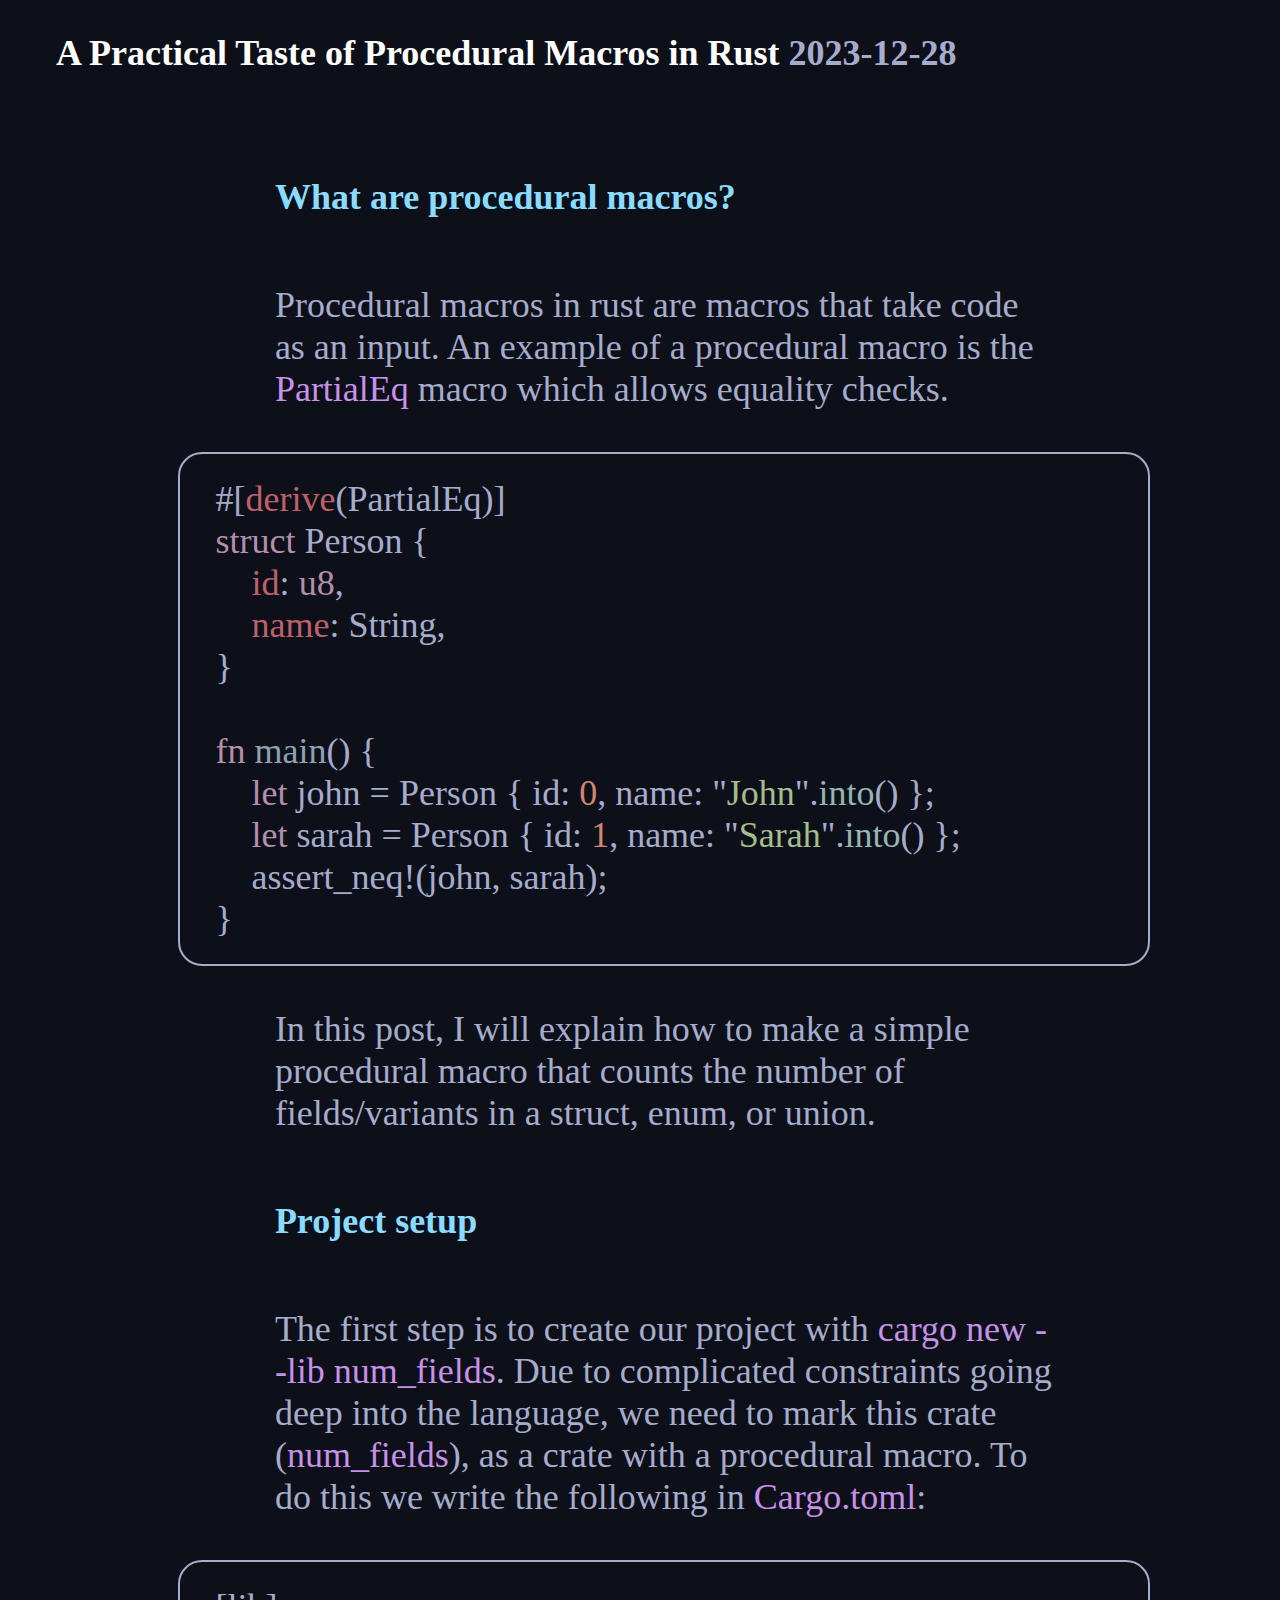
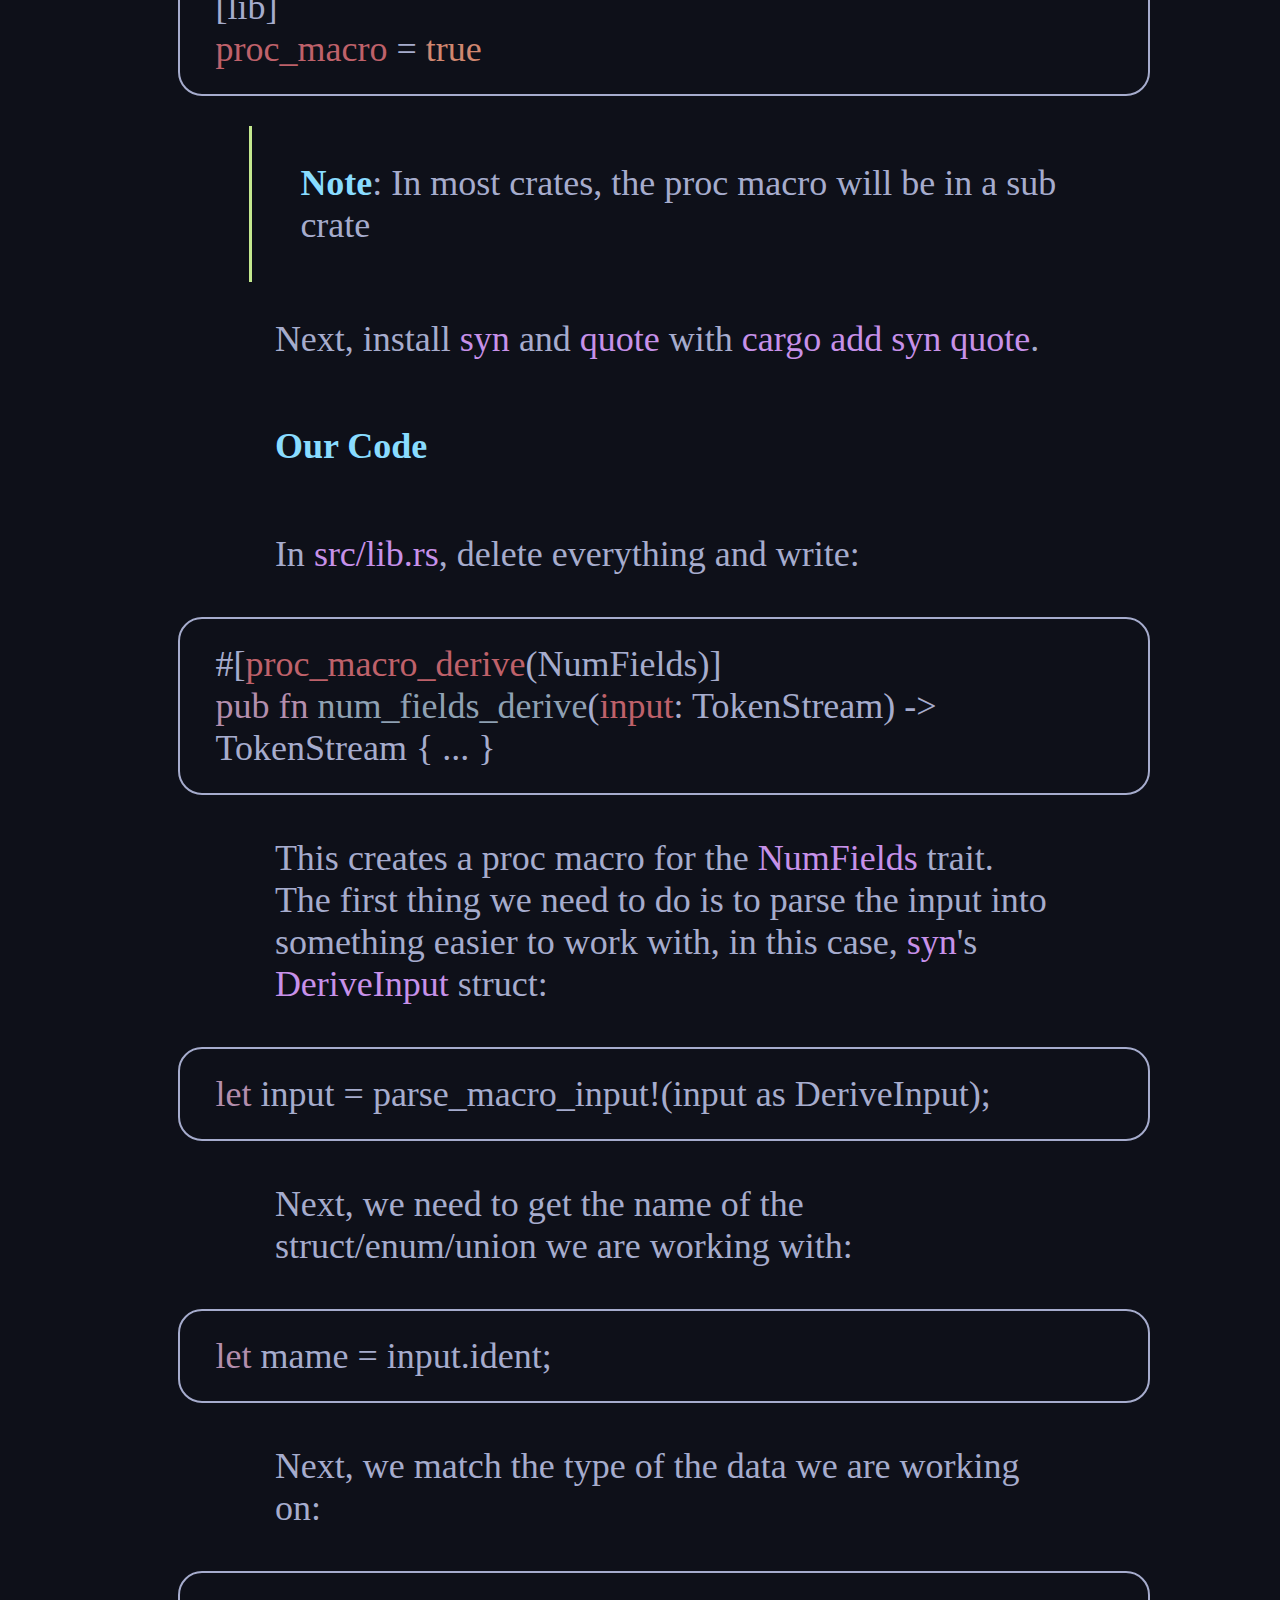
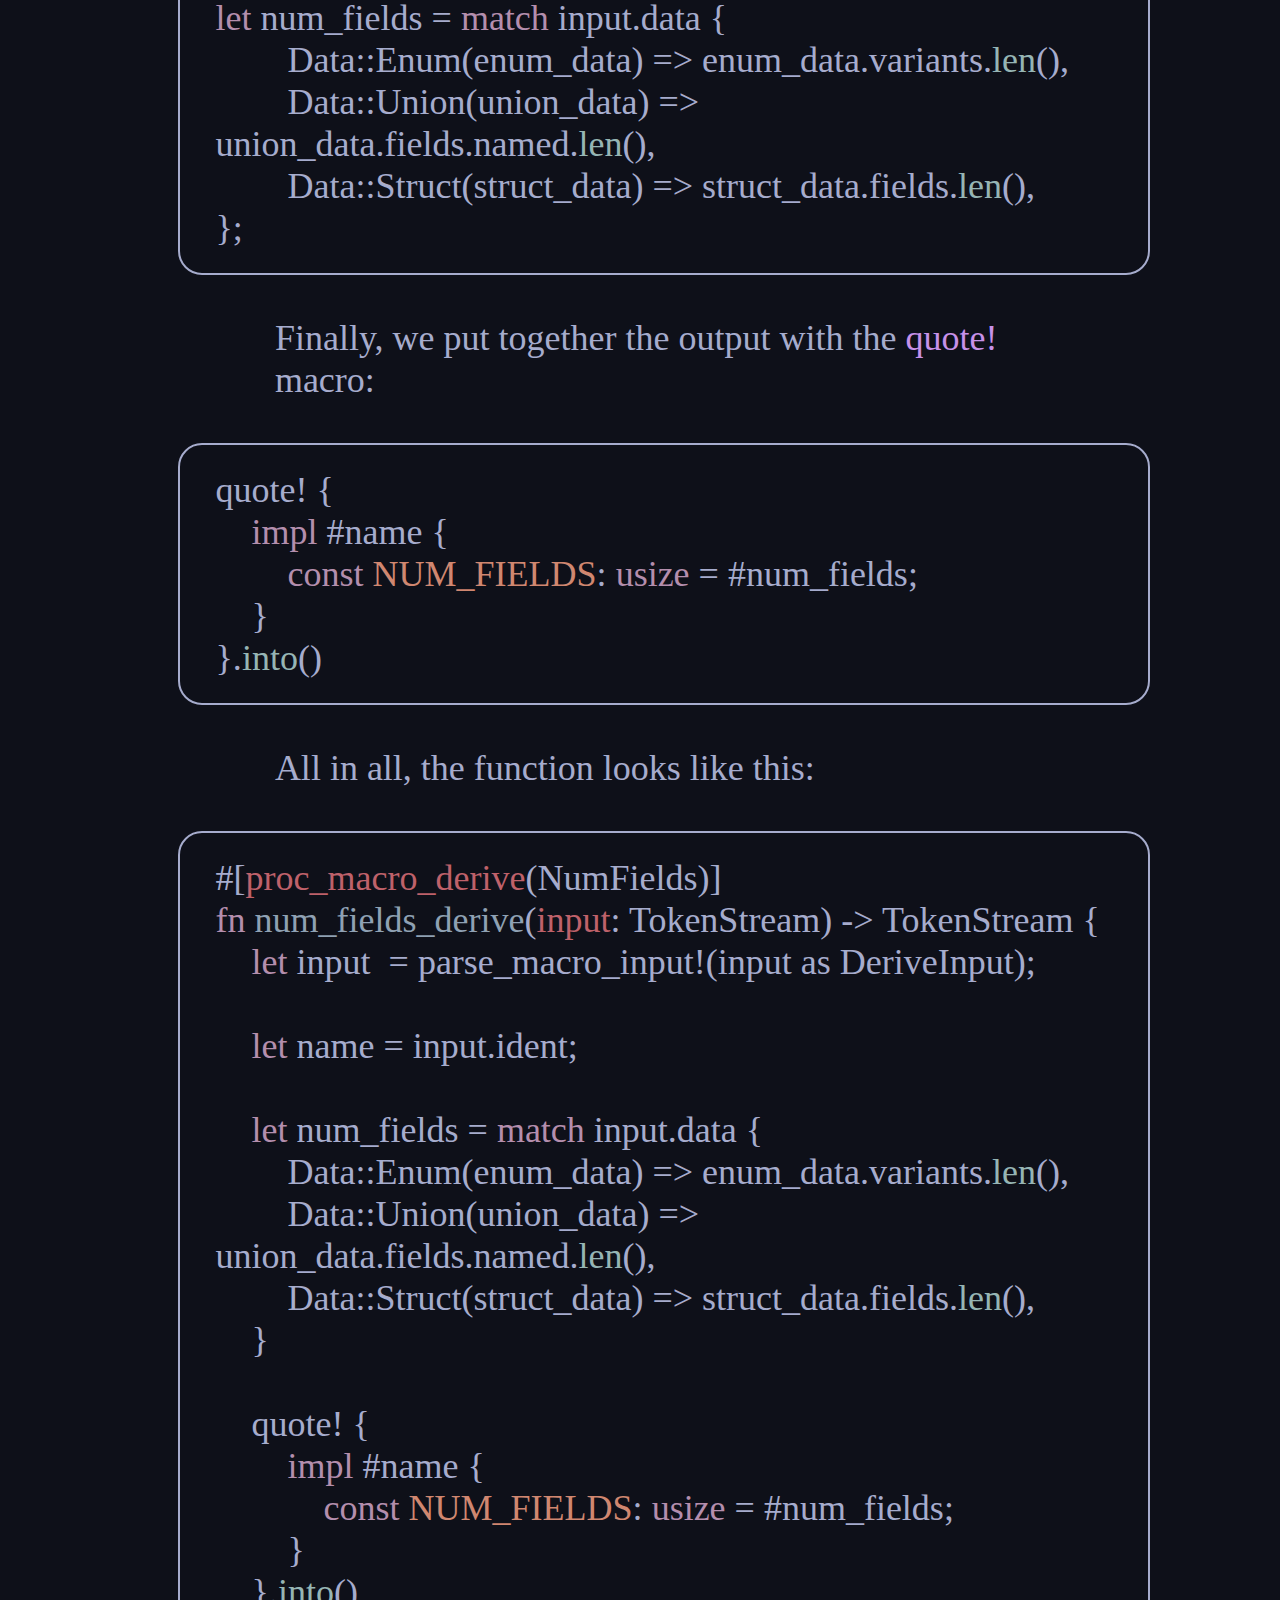
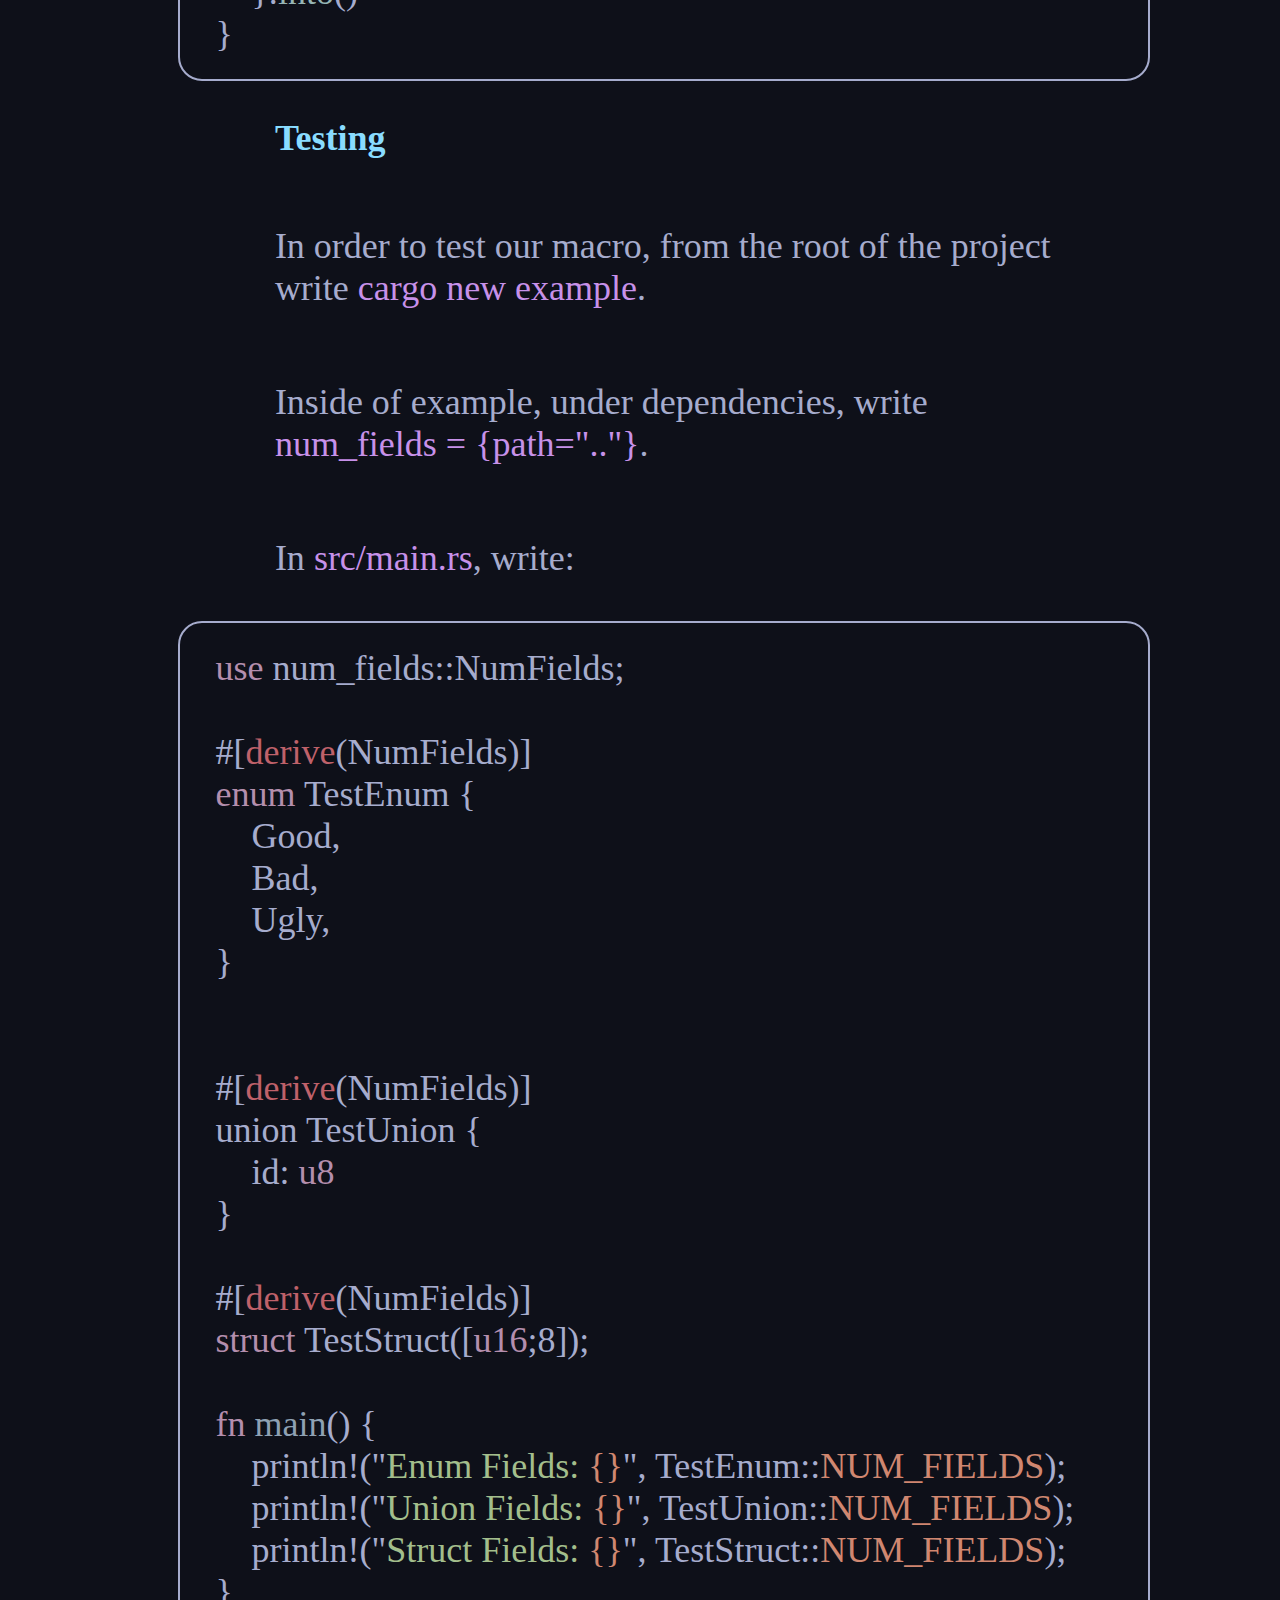
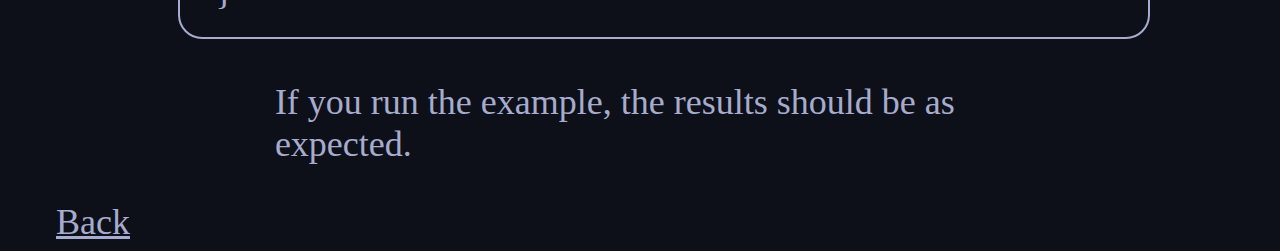
<file: blog/first/index.html>
<!DOCTYPE html>

<html lang="en">
    <head>
        <link rel="stylesheet" type="text/css" href="/index.css">
        <meta charset="utf-8">
        <title>Ben Raz Blog</title>
    </head>
    <body>
        <section class="content">
            <div class="container">
                
<h1 class="title">
    A Practical Taste of Procedural Macros in Rust <span class="subtle">2023-12-28</span>
</h1>
<article>
<h2 id="what-are-procedural-macros">What are procedural macros?</h2>
<p>Procedural macros in rust are macros that take code as an input. An example of a procedural macro is the <code>PartialEq</code> macro which allows equality checks.</p>
<pre data-lang="rust" style="background-color:#2b303b;color:#c0c5ce;" class="language-rust "><code class="language-rust" data-lang="rust"><span>#[</span><span style="color:#bf616a;">derive</span><span>(PartialEq)]
</span><span style="color:#b48ead;">struct </span><span>Person {
</span><span>    </span><span style="color:#bf616a;">id</span><span>: </span><span style="color:#b48ead;">u8</span><span>,
</span><span>    </span><span style="color:#bf616a;">name</span><span>: String,
</span><span>}
</span><span>
</span><span style="color:#b48ead;">fn </span><span style="color:#8fa1b3;">main</span><span>() {
</span><span>    </span><span style="color:#b48ead;">let</span><span> john = Person { id: </span><span style="color:#d08770;">0</span><span>, name: &quot;</span><span style="color:#a3be8c;">John</span><span>&quot;.</span><span style="color:#96b5b4;">into</span><span>() };
</span><span>    </span><span style="color:#b48ead;">let</span><span> sarah = Person { id: </span><span style="color:#d08770;">1</span><span>, name: &quot;</span><span style="color:#a3be8c;">Sarah</span><span>&quot;.</span><span style="color:#96b5b4;">into</span><span>() };
</span><span>    assert_neq!(john, sarah);
</span><span>}
</span></code></pre>
<p>In this post, I will explain how to make a simple procedural macro that counts the number of fields/variants in a struct, enum, or union. </p>
<h2 id="project-setup">Project setup</h2>
<p>The first step is to create our project with <code>cargo new --lib num_fields</code>. Due to complicated constraints going deep into the language, we need to mark this crate (<code>num_fields</code>), as a crate with a procedural macro. To do this we write the following in <code>Cargo.toml</code>:</p>
<pre data-lang="toml" style="background-color:#2b303b;color:#c0c5ce;" class="language-toml "><code class="language-toml" data-lang="toml"><span>[lib]
</span><span style="color:#bf616a;">proc_macro </span><span>= </span><span style="color:#d08770;">true
</span></code></pre>
<blockquote>
<p><strong>Note</strong>: In most crates, the proc macro will be in a sub crate</p>
</blockquote>
<p>Next, install <code>syn</code> and <code>quote</code> with <code>cargo add syn quote</code>. </p>
<h2 id="our-code">Our Code</h2>
<p>In <code>src/lib.rs</code>, delete everything and write:</p>
<pre data-lang="rust" style="background-color:#2b303b;color:#c0c5ce;" class="language-rust "><code class="language-rust" data-lang="rust"><span>#[</span><span style="color:#bf616a;">proc_macro_derive</span><span>(NumFields)]
</span><span style="color:#b48ead;">pub fn </span><span style="color:#8fa1b3;">num_fields_derive</span><span>(</span><span style="color:#bf616a;">input</span><span>: TokenStream) -&gt; TokenStream { ... }
</span></code></pre>
<p>This creates a proc macro for the <code>NumFields</code> trait. The first thing we need to do is to parse the input into something easier to work with, in this case, <code>syn</code>'s <code>DeriveInput</code> struct:</p>
<pre data-lang="rust" style="background-color:#2b303b;color:#c0c5ce;" class="language-rust "><code class="language-rust" data-lang="rust"><span style="color:#b48ead;">let</span><span> input = parse_macro_input!(input as DeriveInput);
</span></code></pre>
<p>Next, we need to get the name of the struct/enum/union we are working with:</p>
<pre data-lang="rust" style="background-color:#2b303b;color:#c0c5ce;" class="language-rust "><code class="language-rust" data-lang="rust"><span style="color:#b48ead;">let</span><span> mame = input.ident;
</span></code></pre>
<p>Next, we match the type of the data we are working on: </p>
<pre data-lang="rust" style="background-color:#2b303b;color:#c0c5ce;" class="language-rust "><code class="language-rust" data-lang="rust"><span style="color:#b48ead;">let</span><span> num_fields = </span><span style="color:#b48ead;">match</span><span> input.data {
</span><span>        Data::Enum(enum_data) =&gt; enum_data.variants.</span><span style="color:#96b5b4;">len</span><span>(),
</span><span>        Data::Union(union_data) =&gt; union_data.fields.named.</span><span style="color:#96b5b4;">len</span><span>(),
</span><span>        Data::Struct(struct_data) =&gt; struct_data.fields.</span><span style="color:#96b5b4;">len</span><span>(),
</span><span>};
</span></code></pre>
<p>Finally, we put together the output with the <code>quote!</code> macro:</p>
<pre data-lang="rust" style="background-color:#2b303b;color:#c0c5ce;" class="language-rust "><code class="language-rust" data-lang="rust"><span>quote! {
</span><span>    </span><span style="color:#b48ead;">impl </span><span>#name {
</span><span>        </span><span style="color:#b48ead;">const </span><span style="color:#d08770;">NUM_FIELDS</span><span>: </span><span style="color:#b48ead;">usize </span><span>= #num_fields;
</span><span>    }
</span><span>}.</span><span style="color:#96b5b4;">into</span><span>()
</span></code></pre>
<p>All in all, the function looks like this:</p>
<pre data-lang="rust" style="background-color:#2b303b;color:#c0c5ce;" class="language-rust "><code class="language-rust" data-lang="rust"><span>#[</span><span style="color:#bf616a;">proc_macro_derive</span><span>(NumFields)]
</span><span style="color:#b48ead;">fn </span><span style="color:#8fa1b3;">num_fields_derive</span><span>(</span><span style="color:#bf616a;">input</span><span>: TokenStream) -&gt; TokenStream {
</span><span>    </span><span style="color:#b48ead;">let</span><span> input  = parse_macro_input!(input as DeriveInput);
</span><span>
</span><span>    </span><span style="color:#b48ead;">let</span><span> name = input.ident;
</span><span>
</span><span>    </span><span style="color:#b48ead;">let</span><span> num_fields = </span><span style="color:#b48ead;">match</span><span> input.data {
</span><span>        Data::Enum(enum_data) =&gt; enum_data.variants.</span><span style="color:#96b5b4;">len</span><span>(),
</span><span>        Data::Union(union_data) =&gt; union_data.fields.named.</span><span style="color:#96b5b4;">len</span><span>(),
</span><span>        Data::Struct(struct_data) =&gt; struct_data.fields.</span><span style="color:#96b5b4;">len</span><span>(),
</span><span>    }
</span><span>
</span><span>    quote! {
</span><span>        </span><span style="color:#b48ead;">impl </span><span>#name {
</span><span>            </span><span style="color:#b48ead;">const </span><span style="color:#d08770;">NUM_FIELDS</span><span>: </span><span style="color:#b48ead;">usize </span><span>= #num_fields;
</span><span>        }
</span><span>    }.</span><span style="color:#96b5b4;">into</span><span>()
</span><span>}
</span></code></pre>
<h2 id="testing">Testing</h2>
<p>In order to test our macro, from the root of the project write <code>cargo new example</code>. </p>
<p>Inside of example, under dependencies, write <code>num_fields = {path=&quot;..&quot;}</code>. </p>
<p>In <code>src/main.rs</code>, write:</p>
<pre data-lang="rust" style="background-color:#2b303b;color:#c0c5ce;" class="language-rust "><code class="language-rust" data-lang="rust"><span style="color:#b48ead;">use </span><span>num_fields::NumFields;
</span><span>
</span><span>#[</span><span style="color:#bf616a;">derive</span><span>(NumFields)]
</span><span style="color:#b48ead;">enum </span><span>TestEnum {
</span><span>    Good,
</span><span>    Bad,
</span><span>    Ugly,
</span><span>}
</span><span>
</span><span>
</span><span>#[</span><span style="color:#bf616a;">derive</span><span>(NumFields)]
</span><span>union TestUnion {
</span><span>    id: </span><span style="color:#b48ead;">u8
</span><span>}
</span><span>
</span><span>#[</span><span style="color:#bf616a;">derive</span><span>(NumFields)]
</span><span style="color:#b48ead;">struct </span><span>TestStruct([</span><span style="color:#b48ead;">u16</span><span>;8]);
</span><span>
</span><span style="color:#b48ead;">fn </span><span style="color:#8fa1b3;">main</span><span>() {
</span><span>    println!(&quot;</span><span style="color:#a3be8c;">Enum Fields: </span><span style="color:#d08770;">{}</span><span>&quot;, TestEnum::</span><span style="color:#d08770;">NUM_FIELDS</span><span>);
</span><span>    println!(&quot;</span><span style="color:#a3be8c;">Union Fields: </span><span style="color:#d08770;">{}</span><span>&quot;, TestUnion::</span><span style="color:#d08770;">NUM_FIELDS</span><span>);
</span><span>    println!(&quot;</span><span style="color:#a3be8c;">Struct Fields: </span><span style="color:#d08770;">{}</span><span>&quot;, TestStruct::</span><span style="color:#d08770;">NUM_FIELDS</span><span>);
</span><span>}
</span></code></pre>
<p>If you run the example, the results should be as expected.</p>

</article>

                <a href="..">Back</a>
            </div>
        </section>
    </body>
</html>
</file>
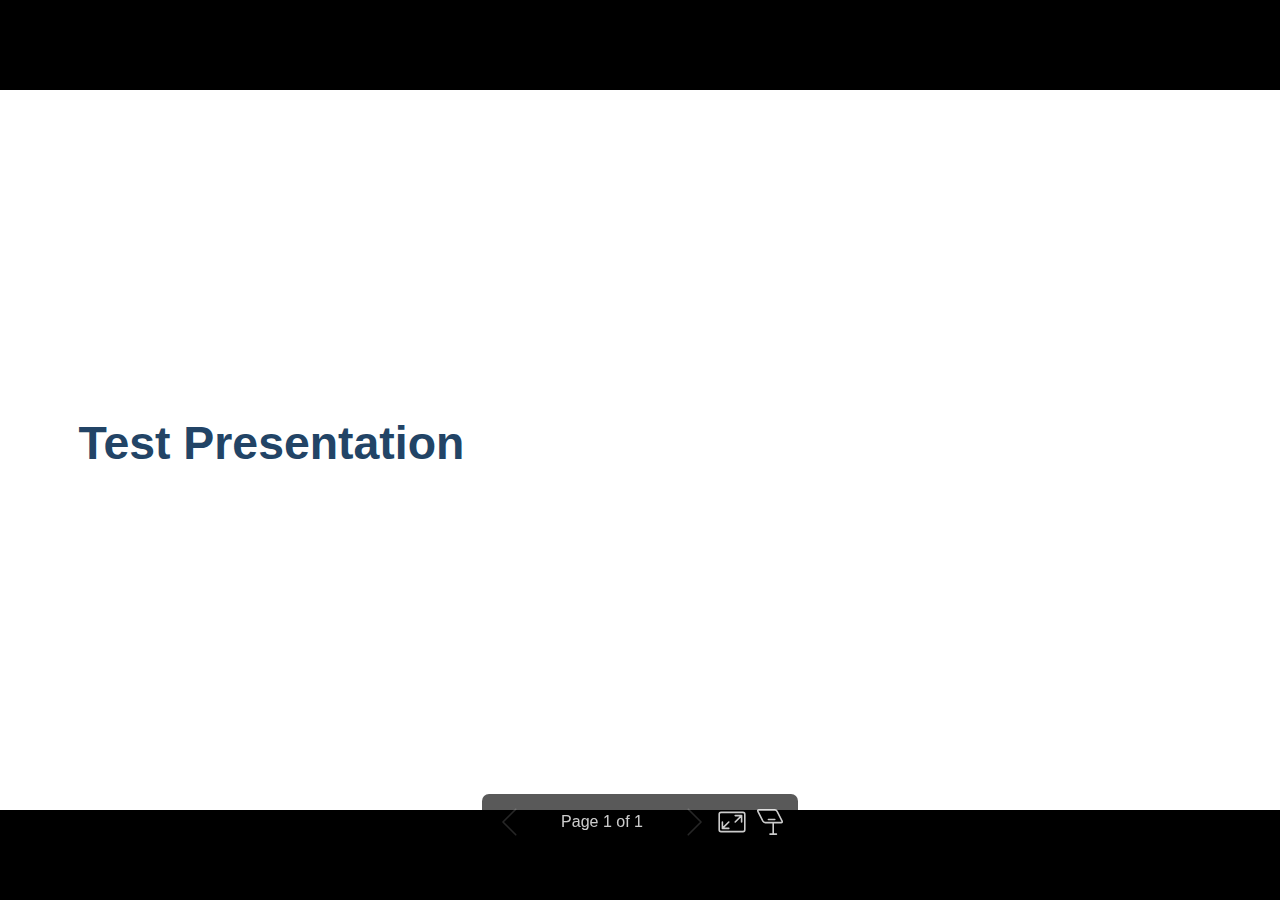
<file: marptest.html>
<!DOCTYPE html><html lang="en-US"><head><meta charset="UTF-8"><meta name="viewport" content="width=device-width,height=device-height,initial-scale=1.0"><meta name="apple-mobile-web-app-capable" content="yes"><meta http-equiv="X-UA-Compatible" content="ie=edge"><meta property="og:type" content="website"><meta name="twitter:card" content="summary"><style>@media screen{body[data-bespoke-view=""] .bespoke-marp-parent>.bespoke-marp-osc>button,body[data-bespoke-view=next] .bespoke-marp-parent>.bespoke-marp-osc>button,body[data-bespoke-view=presenter] .bespoke-marp-presenter-container .bespoke-marp-presenter-info-container button,body[data-bespoke-view=presenter] .bespoke-marp-presenter-container .bespoke-marp-presenter-note-container button{appearance:none;background-color:initial;border:0;color:inherit;cursor:pointer;font-size:inherit;opacity:.8;outline:none;padding:0;transition:opacity .2s linear;-webkit-tap-highlight-color:transparent}body[data-bespoke-view=""] .bespoke-marp-parent>.bespoke-marp-osc>button:disabled,body[data-bespoke-view=next] .bespoke-marp-parent>.bespoke-marp-osc>button:disabled,body[data-bespoke-view=presenter] .bespoke-marp-presenter-container .bespoke-marp-presenter-info-container button:disabled,body[data-bespoke-view=presenter] .bespoke-marp-presenter-container .bespoke-marp-presenter-note-container button:disabled{cursor:not-allowed;opacity:.15!important}body[data-bespoke-view=""] .bespoke-marp-parent>.bespoke-marp-osc>button:hover,body[data-bespoke-view=next] .bespoke-marp-parent>.bespoke-marp-osc>button:hover,body[data-bespoke-view=presenter] .bespoke-marp-presenter-container .bespoke-marp-presenter-info-container button:hover,body[data-bespoke-view=presenter] .bespoke-marp-presenter-container .bespoke-marp-presenter-note-container button:hover{opacity:1}body[data-bespoke-view=""] .bespoke-marp-parent>.bespoke-marp-osc>button:hover:active,body[data-bespoke-view=next] .bespoke-marp-parent>.bespoke-marp-osc>button:hover:active,body[data-bespoke-view=presenter] .bespoke-marp-presenter-container .bespoke-marp-presenter-info-container button:hover:active,body[data-bespoke-view=presenter] .bespoke-marp-presenter-container .bespoke-marp-presenter-note-container button:hover:active{opacity:.6}body[data-bespoke-view=""] .bespoke-marp-parent>.bespoke-marp-osc>button:hover:not(:disabled),body[data-bespoke-view=next] .bespoke-marp-parent>.bespoke-marp-osc>button:hover:not(:disabled),body[data-bespoke-view=presenter] .bespoke-marp-presenter-container .bespoke-marp-presenter-info-container button:hover:not(:disabled),body[data-bespoke-view=presenter] .bespoke-marp-presenter-container .bespoke-marp-presenter-note-container button:hover:not(:disabled){transition:none}body[data-bespoke-view=""] .bespoke-marp-parent>.bespoke-marp-osc>button[data-bespoke-marp-osc=prev],body[data-bespoke-view=next] .bespoke-marp-parent>.bespoke-marp-osc>button[data-bespoke-marp-osc=prev],body[data-bespoke-view=presenter] .bespoke-marp-presenter-container .bespoke-marp-presenter-info-container button.bespoke-marp-presenter-info-page-prev{background:#0000 url("[data-uri]") no-repeat 50%;background-size:contain;overflow:hidden;text-indent:100%;white-space:nowrap}body[data-bespoke-view=""] .bespoke-marp-parent>.bespoke-marp-osc>button[data-bespoke-marp-osc=next],body[data-bespoke-view=next] .bespoke-marp-parent>.bespoke-marp-osc>button[data-bespoke-marp-osc=next],body[data-bespoke-view=presenter] .bespoke-marp-presenter-container .bespoke-marp-presenter-info-container button.bespoke-marp-presenter-info-page-next{background:#0000 url("[data-uri]") no-repeat 50%;background-size:contain;overflow:hidden;text-indent:100%;white-space:nowrap}body[data-bespoke-view=""] .bespoke-marp-parent>.bespoke-marp-osc>button[data-bespoke-marp-osc=fullscreen],body[data-bespoke-view=next] .bespoke-marp-parent>.bespoke-marp-osc>button[data-bespoke-marp-osc=fullscreen]{background:#0000 url("[data-uri]") no-repeat 50%;background-size:contain;overflow:hidden;text-indent:100%;white-space:nowrap}body[data-bespoke-view=""] .bespoke-marp-parent>.bespoke-marp-osc>button.exit[data-bespoke-marp-osc=fullscreen],body[data-bespoke-view=next] .bespoke-marp-parent>.bespoke-marp-osc>button.exit[data-bespoke-marp-osc=fullscreen]{background-image:url("[data-uri]")}body[data-bespoke-view=""] .bespoke-marp-parent>.bespoke-marp-osc>button[data-bespoke-marp-osc=presenter],body[data-bespoke-view=next] .bespoke-marp-parent>.bespoke-marp-osc>button[data-bespoke-marp-osc=presenter]{background:#0000 url("[data-uri]") no-repeat 50%;background-size:contain;overflow:hidden;text-indent:100%;white-space:nowrap}body[data-bespoke-view=presenter] .bespoke-marp-presenter-container .bespoke-marp-presenter-note-container button.bespoke-marp-presenter-note-bigger{background:#0000 url("[data-uri]") no-repeat 50%;background-size:contain;overflow:hidden;text-indent:100%;white-space:nowrap}body[data-bespoke-view=presenter] .bespoke-marp-presenter-container .bespoke-marp-presenter-note-container button.bespoke-marp-presenter-note-smaller{background:#0000 url("[data-uri]") no-repeat 50%;background-size:contain;overflow:hidden;text-indent:100%;white-space:nowrap}}@keyframes __bespoke_marp_transition_reduced_outgoing__{0%{opacity:1}to{opacity:0}}@keyframes __bespoke_marp_transition_reduced_incoming__{0%{mix-blend-mode:plus-lighter;opacity:0}to{mix-blend-mode:plus-lighter;opacity:1}}.bespoke-marp-note,.bespoke-marp-osc,.bespoke-progress-parent{display:none;transition:none}@media screen{::view-transition-group(*){animation-duration:var(--marp-bespoke-transition-animation-duration,.5s);animation-timing-function:ease}::view-transition-new(*),::view-transition-old(*){animation-delay:0s;animation-direction:var(--marp-bespoke-transition-animation-direction,normal);animation-duration:var(--marp-bespoke-transition-animation-duration,.5s);animation-fill-mode:both;animation-name:var(--marp-bespoke-transition-animation-name,var(--marp-bespoke-transition-animation-name-fallback,__bespoke_marp_transition_no_animation__));mix-blend-mode:normal}::view-transition-old(*){--marp-bespoke-transition-animation-name-fallback:__bespoke_marp_transition_reduced_outgoing__;animation-timing-function:ease}::view-transition-new(*){--marp-bespoke-transition-animation-name-fallback:__bespoke_marp_transition_reduced_incoming__;animation-timing-function:ease}::view-transition-new(root),::view-transition-old(root){animation-timing-function:linear}::view-transition-new(__bespoke_marp_transition_osc__),::view-transition-old(__bespoke_marp_transition_osc__){animation-duration:0s!important;animation-name:__bespoke_marp_transition_osc__!important}::view-transition-new(__bespoke_marp_transition_osc__){opacity:0!important}.bespoke-marp-transition-warming-up::view-transition-group(*),.bespoke-marp-transition-warming-up::view-transition-new(*),.bespoke-marp-transition-warming-up::view-transition-old(*){animation-play-state:paused!important}body,html{height:100%;margin:0}body{background:#000;overflow:hidden}svg.bespoke-marp-slide{content-visibility:hidden;opacity:0;pointer-events:none;z-index:-1}svg.bespoke-marp-slide:not(.bespoke-marp-active) *{view-transition-name:none!important}svg.bespoke-marp-slide.bespoke-marp-active{content-visibility:visible;opacity:1;pointer-events:auto;z-index:0}svg.bespoke-marp-slide.bespoke-marp-active.bespoke-marp-active-ready *{animation-name:__bespoke_marp__!important}@supports not (content-visibility:hidden){svg.bespoke-marp-slide[data-bespoke-marp-load=hideable]{display:none}svg.bespoke-marp-slide[data-bespoke-marp-load=hideable].bespoke-marp-active{display:block}}}@media screen and (prefers-reduced-motion:reduce){svg.bespoke-marp-slide *{view-transition-name:none!important}}@media screen{[data-bespoke-marp-fragment=inactive]{visibility:hidden}body[data-bespoke-view=""] .bespoke-marp-parent,body[data-bespoke-view=next] .bespoke-marp-parent{inset:0;position:absolute}body[data-bespoke-view=""] .bespoke-marp-parent>.bespoke-marp-osc,body[data-bespoke-view=next] .bespoke-marp-parent>.bespoke-marp-osc{background:#000000a6;border-radius:7px;bottom:50px;color:#fff;contain:paint;display:block;font-family:Helvetica,Arial,sans-serif;font-size:16px;left:50%;line-height:0;opacity:1;padding:12px;position:absolute;touch-action:manipulation;transform:translateX(-50%);transition:opacity .2s linear;-webkit-user-select:none;user-select:none;white-space:nowrap;will-change:transform;z-index:1;view-transition-name:__bespoke_marp_transition_osc__}body[data-bespoke-view=""] .bespoke-marp-parent>.bespoke-marp-osc>*,body[data-bespoke-view=next] .bespoke-marp-parent>.bespoke-marp-osc>*{margin-left:6px}body[data-bespoke-view=""] .bespoke-marp-parent>.bespoke-marp-osc>:first-child,body[data-bespoke-view=next] .bespoke-marp-parent>.bespoke-marp-osc>:first-child{margin-left:0}body[data-bespoke-view=""] .bespoke-marp-parent>.bespoke-marp-osc>span,body[data-bespoke-view=next] .bespoke-marp-parent>.bespoke-marp-osc>span{opacity:.8}body[data-bespoke-view=""] .bespoke-marp-parent>.bespoke-marp-osc>span[data-bespoke-marp-osc=page],body[data-bespoke-view=next] .bespoke-marp-parent>.bespoke-marp-osc>span[data-bespoke-marp-osc=page]{display:inline-block;min-width:140px;text-align:center}body[data-bespoke-view=""] .bespoke-marp-parent>.bespoke-marp-osc>button[data-bespoke-marp-osc=fullscreen],body[data-bespoke-view=""] .bespoke-marp-parent>.bespoke-marp-osc>button[data-bespoke-marp-osc=next],body[data-bespoke-view=""] .bespoke-marp-parent>.bespoke-marp-osc>button[data-bespoke-marp-osc=presenter],body[data-bespoke-view=""] .bespoke-marp-parent>.bespoke-marp-osc>button[data-bespoke-marp-osc=prev],body[data-bespoke-view=next] .bespoke-marp-parent>.bespoke-marp-osc>button[data-bespoke-marp-osc=fullscreen],body[data-bespoke-view=next] .bespoke-marp-parent>.bespoke-marp-osc>button[data-bespoke-marp-osc=next],body[data-bespoke-view=next] .bespoke-marp-parent>.bespoke-marp-osc>button[data-bespoke-marp-osc=presenter],body[data-bespoke-view=next] .bespoke-marp-parent>.bespoke-marp-osc>button[data-bespoke-marp-osc=prev]{height:32px;line-height:32px;width:32px}body[data-bespoke-view=""] .bespoke-marp-parent.bespoke-marp-inactive,body[data-bespoke-view=next] .bespoke-marp-parent.bespoke-marp-inactive{cursor:none}body[data-bespoke-view=""] .bespoke-marp-parent.bespoke-marp-inactive>.bespoke-marp-osc,body[data-bespoke-view=next] .bespoke-marp-parent.bespoke-marp-inactive>.bespoke-marp-osc{opacity:0;pointer-events:none}body[data-bespoke-view=""] svg.bespoke-marp-slide,body[data-bespoke-view=next] svg.bespoke-marp-slide{height:100%;left:0;position:absolute;top:0;width:100%}body[data-bespoke-view=""] .bespoke-progress-parent{background:#222;display:flex;height:5px;width:100%}body[data-bespoke-view=""] .bespoke-progress-parent+.bespoke-marp-parent{top:5px}body[data-bespoke-view=""] .bespoke-progress-parent .bespoke-progress-bar{background:#0288d1;flex:0 0 0;transition:flex-basis .2s cubic-bezier(0,1,1,1)}body[data-bespoke-view=next]{background:#0000}body[data-bespoke-view=presenter]{background:#161616}body[data-bespoke-view=presenter] .bespoke-marp-presenter-container{display:grid;font-family:Helvetica,Arial,sans-serif;grid-template:"current dragbar next" minmax(140px,1fr) "current dragbar note" 2fr "info    dragbar note" 3em;grid-template-columns:minmax(3px,var(--bespoke-marp-presenter-split-ratio,66%)) 0 minmax(3px,1fr);height:100%;left:0;position:absolute;top:0;width:100%}body[data-bespoke-view=presenter] .bespoke-marp-presenter-container .bespoke-marp-parent{grid-area:current;overflow:hidden;position:relative}body[data-bespoke-view=presenter] .bespoke-marp-presenter-container .bespoke-marp-parent svg.bespoke-marp-slide{height:calc(100% - 40px);left:20px;pointer-events:none;position:absolute;top:20px;-webkit-user-select:none;user-select:none;width:calc(100% - 40px)}body[data-bespoke-view=presenter] .bespoke-marp-presenter-container .bespoke-marp-parent svg.bespoke-marp-slide.bespoke-marp-active{filter:drop-shadow(0 3px 10px rgba(0,0,0,.5))}body[data-bespoke-view=presenter] .bespoke-marp-presenter-container .bespoke-marp-presenter-dragbar-container{background:#0288d1;cursor:col-resize;grid-area:dragbar;margin-left:-3px;opacity:0;position:relative;transition:opacity .4s linear .1s;width:6px;z-index:10}body[data-bespoke-view=presenter] .bespoke-marp-presenter-container .bespoke-marp-presenter-dragbar-container:hover{opacity:1}body[data-bespoke-view=presenter] .bespoke-marp-presenter-container .bespoke-marp-presenter-dragbar-container.active{opacity:1;transition-delay:0s}body[data-bespoke-view=presenter] .bespoke-marp-presenter-container .bespoke-marp-presenter-next-container{background:#222;cursor:pointer;display:none;grid-area:next;overflow:hidden;position:relative}body[data-bespoke-view=presenter] .bespoke-marp-presenter-container .bespoke-marp-presenter-next-container.active{display:block}body[data-bespoke-view=presenter] .bespoke-marp-presenter-container .bespoke-marp-presenter-next-container iframe.bespoke-marp-presenter-next{background:#0000;border:0;display:block;filter:drop-shadow(0 3px 10px rgba(0,0,0,.5));height:calc(100% - 40px);left:20px;pointer-events:none;position:absolute;top:20px;-webkit-user-select:none;user-select:none;width:calc(100% - 40px)}body[data-bespoke-view=presenter] .bespoke-marp-presenter-container .bespoke-marp-presenter-note-container{background:#222;color:#eee;grid-area:note;position:relative;z-index:1}body[data-bespoke-view=presenter] .bespoke-marp-presenter-container .bespoke-marp-presenter-note-container button{height:1.5em;line-height:1.5em;width:1.5em}body[data-bespoke-view=presenter] .bespoke-marp-presenter-container .bespoke-marp-presenter-note-container .bespoke-marp-presenter-note-wrapper{display:block;inset:0;position:absolute}body[data-bespoke-view=presenter] .bespoke-marp-presenter-container .bespoke-marp-presenter-note-container .bespoke-marp-presenter-note-buttons{background:#000000a6;border-radius:4px;bottom:0;display:flex;gap:4px;margin:12px;opacity:0;padding:6px;pointer-events:none;position:absolute;right:0;transition:opacity .2s linear}body[data-bespoke-view=presenter] .bespoke-marp-presenter-container .bespoke-marp-presenter-note-container .bespoke-marp-presenter-note-buttons:focus-within,body[data-bespoke-view=presenter] .bespoke-marp-presenter-container .bespoke-marp-presenter-note-container .bespoke-marp-presenter-note-wrapper:focus-within+.bespoke-marp-presenter-note-buttons,body[data-bespoke-view=presenter] .bespoke-marp-presenter-container .bespoke-marp-presenter-note-container:hover .bespoke-marp-presenter-note-buttons{opacity:1;pointer-events:auto}body[data-bespoke-view=presenter] .bespoke-marp-presenter-container .bespoke-marp-presenter-note-container .bespoke-marp-note{box-sizing:border-box;font-size:calc(1.1em*var(--bespoke-marp-note-font-scale, 1));height:calc(100% - 40px);margin:20px;overflow:auto;padding-right:3px;white-space:pre-wrap;width:calc(100% - 40px);word-wrap:break-word;scrollbar-color:#eeeeee80 #0000;scrollbar-width:thin}body[data-bespoke-view=presenter] .bespoke-marp-presenter-container .bespoke-marp-presenter-note-container .bespoke-marp-note::-webkit-scrollbar{width:6px}body[data-bespoke-view=presenter] .bespoke-marp-presenter-container .bespoke-marp-presenter-note-container .bespoke-marp-note::-webkit-scrollbar-track{background:#0000}body[data-bespoke-view=presenter] .bespoke-marp-presenter-container .bespoke-marp-presenter-note-container .bespoke-marp-note::-webkit-scrollbar-thumb{background:#eeeeee80;border-radius:6px}body[data-bespoke-view=presenter] .bespoke-marp-presenter-container .bespoke-marp-presenter-note-container .bespoke-marp-note:empty{pointer-events:none}body[data-bespoke-view=presenter] .bespoke-marp-presenter-container .bespoke-marp-presenter-note-container .bespoke-marp-note.active{display:block}body[data-bespoke-view=presenter] .bespoke-marp-presenter-container .bespoke-marp-presenter-note-container .bespoke-marp-note p:first-child{margin-top:0}body[data-bespoke-view=presenter] .bespoke-marp-presenter-container .bespoke-marp-presenter-note-container .bespoke-marp-note p:last-child{margin-bottom:0}body[data-bespoke-view=presenter] .bespoke-marp-presenter-container .bespoke-marp-presenter-info-container{align-items:center;box-sizing:border-box;color:#eee;display:flex;flex-wrap:nowrap;grid-area:info;justify-content:center;overflow:hidden;padding:0 10px}body[data-bespoke-view=presenter] .bespoke-marp-presenter-container .bespoke-marp-presenter-info-container .bespoke-marp-presenter-info-page,body[data-bespoke-view=presenter] .bespoke-marp-presenter-container .bespoke-marp-presenter-info-container .bespoke-marp-presenter-info-time,body[data-bespoke-view=presenter] .bespoke-marp-presenter-container .bespoke-marp-presenter-info-container .bespoke-marp-presenter-info-timer{box-sizing:border-box;display:block;padding:0 10px;white-space:nowrap;width:100%}body[data-bespoke-view=presenter] .bespoke-marp-presenter-container .bespoke-marp-presenter-info-container button{height:1.5em;line-height:1.5em;width:1.5em}body[data-bespoke-view=presenter] .bespoke-marp-presenter-container .bespoke-marp-presenter-info-container .bespoke-marp-presenter-info-page{order:2;text-align:center}body[data-bespoke-view=presenter] .bespoke-marp-presenter-container .bespoke-marp-presenter-info-container .bespoke-marp-presenter-info-page .bespoke-marp-presenter-info-page-text{display:inline-block;min-width:120px;text-align:center}body[data-bespoke-view=presenter] .bespoke-marp-presenter-container .bespoke-marp-presenter-info-container .bespoke-marp-presenter-info-time{color:#999;order:1;text-align:left}body[data-bespoke-view=presenter] .bespoke-marp-presenter-container .bespoke-marp-presenter-info-container .bespoke-marp-presenter-info-timer{color:#999;order:3;text-align:right}body[data-bespoke-view=presenter] .bespoke-marp-presenter-container .bespoke-marp-presenter-info-container .bespoke-marp-presenter-info-timer:hover{cursor:pointer}}@media print{.bespoke-marp-presenter-info-container,.bespoke-marp-presenter-next-container,.bespoke-marp-presenter-note-container{display:none}}</style><style>div#\:\$p > svg > foreignObject > section{width:1280px;height:720px;box-sizing:border-box;overflow:hidden;position:relative;scroll-snap-align:center center;-webkit-text-size-adjust:100%;text-size-adjust:100%}div#\:\$p > svg > foreignObject > section::after{bottom:0;content:attr(data-marpit-pagination);padding:inherit;pointer-events:none;position:absolute;right:0}div#\:\$p > svg > foreignObject > section:not([data-marpit-pagination])::after{display:none}div#\:\$p > svg > foreignObject > section :is(h1, marp-h1){font-size:2em;margin:0.67em 0}div#\:\$p > svg > foreignObject > section video::-webkit-media-controls{will-change:transform}@page {size:1280px 720px;margin:0}@media print{html, body{background-color:#fff;margin:0;page-break-inside:avoid;break-inside:avoid-page}div#\:\$p > svg > foreignObject > section{page-break-before:always;break-before:page}div#\:\$p > svg > foreignObject > section, div#\:\$p > svg > foreignObject > section *{-webkit-print-color-adjust:exact!important;animation-delay:0s!important;animation-duration:0s!important;color-adjust:exact!important;transition:none!important}div#\:\$p > svg[data-marpit-svg]{display:block;height:100vh;width:100vw}}div#\:\$p > svg > foreignObject > :where(section){container-type:size}div#\:\$p > svg > foreignObject > section img[data-marp-twemoji]{background:transparent;height:1em;margin:0 .05em 0 .1em;vertical-align:-.1em;width:1em}/*!
 * Marp default theme.
 *
 * @theme default
 * @author Yuki Hattori
 *
 * @auto-scaling true
 * @size 16:9 1280px 720px
 * @size 4:3 960px 720px
 */div#\:\$p > svg > foreignObject > section{--base-size-4:calc(var(--marpit-root-font-size, 1rem) * 0.25);--base-size-8:calc(var(--marpit-root-font-size, 1rem) * 0.5);--base-size-16:calc(var(--marpit-root-font-size, 1rem) * 1);--base-text-weight-normal:400;--base-text-weight-medium:500;--base-text-weight-semibold:600;--fontStack-monospace:ui-monospace, SFMono-Regular, SF Mono, Menlo, Consolas, Liberation Mono, monospace;}div#\:\$p > svg > foreignObject > section [data-theme=light],div#\:\$p > svg > foreignObject > section{color-scheme:light;--focus-outlineColor:#0969da;--fgColor-default:#1f2328;--fgColor-muted:#636c76;--fgColor-accent:#0969da;--fgColor-success:#1a7f37;--fgColor-attention:#9a6700;--fgColor-danger:#d1242f;--fgColor-done:#8250df;--bgColor-default:#fff;--bgColor-muted:#f6f8fa;--bgColor-neutral-muted:#afb8c133;--bgColor-attention-muted:#fff8c5;--borderColor-default:#d0d7de;--borderColor-muted:#d0d7deb3;--borderColor-neutral-muted:#afb8c133;--borderColor-accent-emphasis:#0969da;--borderColor-success-emphasis:#1a7f37;--borderColor-attention-emphasis:#bf8700;--borderColor-danger-emphasis:#cf222e;--borderColor-done-emphasis:#8250df;--color-prettylights-syntax-comment:#57606a;--color-prettylights-syntax-constant:#0550ae;--color-prettylights-syntax-constant-other-reference-link:#0a3069;--color-prettylights-syntax-entity:#6639ba;--color-prettylights-syntax-storage-modifier-import:#24292f;--color-prettylights-syntax-entity-tag:#0550ae;--color-prettylights-syntax-keyword:#cf222e;--color-prettylights-syntax-string:#0a3069;--color-prettylights-syntax-variable:#953800;--color-prettylights-syntax-brackethighlighter-unmatched:#82071e;--color-prettylights-syntax-brackethighlighter-angle:#57606a;--color-prettylights-syntax-invalid-illegal-text:#f6f8fa;--color-prettylights-syntax-invalid-illegal-bg:#82071e;--color-prettylights-syntax-carriage-return-text:#f6f8fa;--color-prettylights-syntax-carriage-return-bg:#cf222e;--color-prettylights-syntax-string-regexp:#116329;--color-prettylights-syntax-markup-list:#3b2300;--color-prettylights-syntax-markup-heading:#0550ae;--color-prettylights-syntax-markup-italic:#24292f;--color-prettylights-syntax-markup-bold:#24292f;--color-prettylights-syntax-markup-deleted-text:#82071e;--color-prettylights-syntax-markup-deleted-bg:#ffebe9;--color-prettylights-syntax-markup-inserted-text:#116329;--color-prettylights-syntax-markup-inserted-bg:#dafbe1;--color-prettylights-syntax-markup-changed-text:#953800;--color-prettylights-syntax-markup-changed-bg:#ffd8b5;--color-prettylights-syntax-markup-ignored-text:#eaeef2;--color-prettylights-syntax-markup-ignored-bg:#0550ae;--color-prettylights-syntax-meta-diff-range:#8250df;--color-prettylights-syntax-sublimelinter-gutter-mark:#8c959f;}div#\:\$p > svg > foreignObject > section [data-theme=dark],div#\:\$p > svg > foreignObject > section:where(.invert){color-scheme:dark;--focus-outlineColor:#1f6feb;--fgColor-default:#e6edf3;--fgColor-muted:#8d96a0;--fgColor-accent:#4493f8;--fgColor-success:#3fb950;--fgColor-attention:#d29922;--fgColor-danger:#f85149;--fgColor-done:#ab7df8;--bgColor-default:#0d1117;--bgColor-muted:#161b22;--bgColor-neutral-muted:#6e768166;--bgColor-attention-muted:#bb800926;--borderColor-default:#30363d;--borderColor-muted:#30363db3;--borderColor-neutral-muted:#6e768166;--borderColor-accent-emphasis:#1f6feb;--borderColor-success-emphasis:#238636;--borderColor-attention-emphasis:#9e6a03;--borderColor-danger-emphasis:#da3633;--borderColor-done-emphasis:#8957e5;--color-prettylights-syntax-comment:#8b949e;--color-prettylights-syntax-constant:#79c0ff;--color-prettylights-syntax-constant-other-reference-link:#a5d6ff;--color-prettylights-syntax-entity:#d2a8ff;--color-prettylights-syntax-storage-modifier-import:#c9d1d9;--color-prettylights-syntax-entity-tag:#7ee787;--color-prettylights-syntax-keyword:#ff7b72;--color-prettylights-syntax-string:#a5d6ff;--color-prettylights-syntax-variable:#ffa657;--color-prettylights-syntax-brackethighlighter-unmatched:#f85149;--color-prettylights-syntax-brackethighlighter-angle:#8b949e;--color-prettylights-syntax-invalid-illegal-text:#f0f6fc;--color-prettylights-syntax-invalid-illegal-bg:#8e1519;--color-prettylights-syntax-carriage-return-text:#f0f6fc;--color-prettylights-syntax-carriage-return-bg:#b62324;--color-prettylights-syntax-string-regexp:#7ee787;--color-prettylights-syntax-markup-list:#f2cc60;--color-prettylights-syntax-markup-heading:#1f6feb;--color-prettylights-syntax-markup-italic:#c9d1d9;--color-prettylights-syntax-markup-bold:#c9d1d9;--color-prettylights-syntax-markup-deleted-text:#ffdcd7;--color-prettylights-syntax-markup-deleted-bg:#67060c;--color-prettylights-syntax-markup-inserted-text:#aff5b4;--color-prettylights-syntax-markup-inserted-bg:#033a16;--color-prettylights-syntax-markup-changed-text:#ffdfb6;--color-prettylights-syntax-markup-changed-bg:#5a1e02;--color-prettylights-syntax-markup-ignored-text:#c9d1d9;--color-prettylights-syntax-markup-ignored-bg:#1158c7;--color-prettylights-syntax-meta-diff-range:#d2a8ff;--color-prettylights-syntax-sublimelinter-gutter-mark:#484f58;}div#\:\$p > svg > foreignObject > section{-ms-text-size-adjust:100%;-webkit-text-size-adjust:100%;background-color:var(--bgColor-default);color:var(--fgColor-default);font-family:-apple-system,BlinkMacSystemFont,Segoe UI,Noto Sans,Helvetica,Arial,sans-serif,Apple Color Emoji,Segoe UI Emoji;font-size:16px;line-height:1.5;margin:0;word-wrap:break-word;scroll-behavior:auto}div#\:\$p > svg > foreignObject > section{--marpit-root-font-size:16px;}div#\:\$p > svg > foreignObject > section :is(h1, marp-h1):hover .anchor .octicon-link:before,div#\:\$p > svg > foreignObject > section :is(h2, marp-h2):hover .anchor .octicon-link:before,div#\:\$p > svg > foreignObject > section :is(h3, marp-h3):hover .anchor .octicon-link:before,div#\:\$p > svg > foreignObject > section :is(h4, marp-h4):hover .anchor .octicon-link:before,div#\:\$p > svg > foreignObject > section :is(h5, marp-h5):hover .anchor .octicon-link:before,div#\:\$p > svg > foreignObject > section :is(h6, marp-h6):hover .anchor .octicon-link:before{background-color:currentColor;content:" ";display:inline-block;height:16px;-webkit-mask-image:url('data:image/svg+xml;charset=utf-8,<svg xmlns="http://www.w3.org/2000/svg" aria-hidden="true" viewBox="0 0 16 16"><path fill-rule="evenodd" d="M7.775 3.275a.75.75 0 0 0 1.06 1.06l1.25-1.25a2 2 0 1 1 2.83 2.83l-2.5 2.5a2 2 0 0 1-2.83 0 .75.75 0 0 0-1.06 1.06 3.5 3.5 0 0 0 4.95 0l2.5-2.5a3.5 3.5 0 0 0-4.95-4.95zm-4.69 9.64a2 2 0 0 1 0-2.83l2.5-2.5a2 2 0 0 1 2.83 0 .75.75 0 0 0 1.06-1.06 3.5 3.5 0 0 0-4.95 0l-2.5 2.5a3.5 3.5 0 0 0 4.95 4.95l1.25-1.25a.75.75 0 0 0-1.06-1.06l-1.25 1.25a2 2 0 0 1-2.83 0"/></svg>');mask-image:url('data:image/svg+xml;charset=utf-8,<svg xmlns="http://www.w3.org/2000/svg" aria-hidden="true" viewBox="0 0 16 16"><path fill-rule="evenodd" d="M7.775 3.275a.75.75 0 0 0 1.06 1.06l1.25-1.25a2 2 0 1 1 2.83 2.83l-2.5 2.5a2 2 0 0 1-2.83 0 .75.75 0 0 0-1.06 1.06 3.5 3.5 0 0 0 4.95 0l2.5-2.5a3.5 3.5 0 0 0-4.95-4.95zm-4.69 9.64a2 2 0 0 1 0-2.83l2.5-2.5a2 2 0 0 1 2.83 0 .75.75 0 0 0 1.06-1.06 3.5 3.5 0 0 0-4.95 0l-2.5 2.5a3.5 3.5 0 0 0 4.95 4.95l1.25-1.25a.75.75 0 0 0-1.06-1.06l-1.25 1.25a2 2 0 0 1-2.83 0"/></svg>');width:16px}div#\:\$p > svg > foreignObject > section details,div#\:\$p > svg > foreignObject > section figcaption,div#\:\$p > svg > foreignObject > section figure{display:block}div#\:\$p > svg > foreignObject > section summary{display:list-item}div#\:\$p > svg > foreignObject > section [hidden]{display:none!important}div#\:\$p > svg > foreignObject > section a{background-color:transparent;color:var(--fgColor-accent);text-decoration:none}div#\:\$p > svg > foreignObject > section abbr[title]{border-bottom:none;-webkit-text-decoration:underline dotted;text-decoration:underline dotted}div#\:\$p > svg > foreignObject > section b,div#\:\$p > svg > foreignObject > section strong{font-weight:var(--base-text-weight-semibold, 600)}div#\:\$p > svg > foreignObject > section dfn{font-style:italic}div#\:\$p > svg > foreignObject > section :is(h1, marp-h1){border-bottom:1px solid var(--borderColor-muted);font-size:2em;font-weight:var(--base-text-weight-semibold, 600);margin:.67em 0;padding-bottom:.3em}div#\:\$p > svg > foreignObject > section mark{background-color:var(--bgColor-attention-muted);color:var(--fgColor-default)}div#\:\$p > svg > foreignObject > section small{font-size:90%}div#\:\$p > svg > foreignObject > section sub,div#\:\$p > svg > foreignObject > section sup{font-size:75%;line-height:0;position:relative;vertical-align:baseline}div#\:\$p > svg > foreignObject > section sub{bottom:-.25em}div#\:\$p > svg > foreignObject > section sup{top:-.5em}div#\:\$p > svg > foreignObject > section img{background-color:var(--bgColor-default);border-style:none;box-sizing:content-box;max-width:100%}div#\:\$p > svg > foreignObject > section code,div#\:\$p > svg > foreignObject > section kbd,div#\:\$p > svg > foreignObject > section :is(pre, marp-pre),div#\:\$p > svg > foreignObject > section samp{font-family:monospace;font-size:1em}div#\:\$p > svg > foreignObject > section figure{margin:1em 40px}div#\:\$p > svg > foreignObject > section hr{background:transparent;background-color:var(--borderColor-default);border:0;box-sizing:content-box;height:.25em;margin:24px 0;overflow:hidden;padding:0}div#\:\$p > svg > foreignObject > section input{font:inherit;font-family:inherit;font-size:inherit;line-height:inherit;margin:0;overflow:visible}div#\:\$p > svg > foreignObject > section [type=button],div#\:\$p > svg > foreignObject > section [type=reset],div#\:\$p > svg > foreignObject > section [type=submit]{-webkit-appearance:button;-moz-appearance:button;appearance:button}div#\:\$p > svg > foreignObject > section [type=checkbox],div#\:\$p > svg > foreignObject > section [type=radio]{box-sizing:border-box;padding:0}div#\:\$p > svg > foreignObject > section [type=number]::-webkit-inner-spin-button,div#\:\$p > svg > foreignObject > section [type=number]::-webkit-outer-spin-button{height:auto}div#\:\$p > svg > foreignObject > section [type=search]::-webkit-search-cancel-button,div#\:\$p > svg > foreignObject > section [type=search]::-webkit-search-decoration{-webkit-appearance:none;appearance:none}div#\:\$p > svg > foreignObject > section ::-webkit-input-placeholder{color:inherit;opacity:.54}div#\:\$p > svg > foreignObject > section ::-webkit-file-upload-button{-webkit-appearance:button;appearance:button;font:inherit}div#\:\$p > svg > foreignObject > section a:hover{text-decoration:underline}div#\:\$p > svg > foreignObject > section ::-moz-placeholder{color:var(--fgColor-muted);opacity:1}div#\:\$p > svg > foreignObject > section ::placeholder{color:var(--fgColor-muted);opacity:1}div#\:\$p > svg > foreignObject > section hr:after,div#\:\$p > svg > foreignObject > section hr:before{content:"";display:table}div#\:\$p > svg > foreignObject > section hr:after{clear:both}div#\:\$p > svg > foreignObject > section table{border-collapse:collapse;border-spacing:0;display:block;max-width:100%;overflow:auto;width:-moz-max-content;width:max-content}div#\:\$p > svg > foreignObject > section td,div#\:\$p > svg > foreignObject > section th{padding:0}div#\:\$p > svg > foreignObject > section details summary{cursor:pointer}div#\:\$p > svg > foreignObject > section details:not([open])>:not(summary){display:none}div#\:\$p > svg > foreignObject > section [role=button]:focus,div#\:\$p > svg > foreignObject > section a:focus,div#\:\$p > svg > foreignObject > section input[type=checkbox]:focus,div#\:\$p > svg > foreignObject > section input[type=radio]:focus{box-shadow:none;outline:2px solid var(--focus-outlineColor);outline-offset:-2px}div#\:\$p > svg > foreignObject > section [role=button]:focus:not(:focus-visible),div#\:\$p > svg > foreignObject > section a:focus:not(:focus-visible),div#\:\$p > svg > foreignObject > section input[type=checkbox]:focus:not(:focus-visible),div#\:\$p > svg > foreignObject > section input[type=radio]:focus:not(:focus-visible){outline:1px solid transparent}div#\:\$p > svg > foreignObject > section [role=button]:focus-visible,div#\:\$p > svg > foreignObject > section a:focus-visible,div#\:\$p > svg > foreignObject > section input[type=checkbox]:focus-visible,div#\:\$p > svg > foreignObject > section input[type=radio]:focus-visible{box-shadow:none;outline:2px solid var(--focus-outlineColor);outline-offset:-2px}div#\:\$p > svg > foreignObject > section a:not([class]):focus,div#\:\$p > svg > foreignObject > section a:not([class]):focus-visible,div#\:\$p > svg > foreignObject > section input[type=checkbox]:focus,div#\:\$p > svg > foreignObject > section input[type=checkbox]:focus-visible,div#\:\$p > svg > foreignObject > section input[type=radio]:focus,div#\:\$p > svg > foreignObject > section input[type=radio]:focus-visible{outline-offset:0}div#\:\$p > svg > foreignObject > section kbd{background-color:var(--bgColor-muted);border-bottom-color:var(--borderColor-neutral-muted);border:1px solid var(--borderColor-neutral-muted);border-radius:6px;box-shadow:inset 0 -1px 0 var(--borderColor-neutral-muted);color:var(--fgColor-default);display:inline-block;font:11px var(--fontStack-monospace, ui-monospace, SFMono-Regular, SF Mono, Menlo, Consolas, Liberation Mono, monospace);line-height:10px;padding:3px 5px;vertical-align:middle}div#\:\$p > svg > foreignObject > section :is(h1, marp-h1),div#\:\$p > svg > foreignObject > section :is(h2, marp-h2),div#\:\$p > svg > foreignObject > section :is(h3, marp-h3),div#\:\$p > svg > foreignObject > section :is(h4, marp-h4),div#\:\$p > svg > foreignObject > section :is(h5, marp-h5),div#\:\$p > svg > foreignObject > section :is(h6, marp-h6){font-weight:var(--base-text-weight-semibold, 600);line-height:1.25;margin-bottom:16px;margin-top:24px}div#\:\$p > svg > foreignObject > section :is(h2, marp-h2){border-bottom:1px solid var(--borderColor-muted);font-size:1.5em;padding-bottom:.3em}div#\:\$p > svg > foreignObject > section :is(h2, marp-h2),div#\:\$p > svg > foreignObject > section :is(h3, marp-h3){font-weight:var(--base-text-weight-semibold, 600)}div#\:\$p > svg > foreignObject > section :is(h3, marp-h3){font-size:1.25em}div#\:\$p > svg > foreignObject > section :is(h4, marp-h4){font-size:1em}div#\:\$p > svg > foreignObject > section :is(h4, marp-h4),div#\:\$p > svg > foreignObject > section :is(h5, marp-h5){font-weight:var(--base-text-weight-semibold, 600)}div#\:\$p > svg > foreignObject > section :is(h5, marp-h5){font-size:.875em}div#\:\$p > svg > foreignObject > section :is(h6, marp-h6){color:var(--fgColor-muted);font-size:.85em;font-weight:var(--base-text-weight-semibold, 600)}div#\:\$p > svg > foreignObject > section p{margin-bottom:10px;margin-top:0}div#\:\$p > svg > foreignObject > section blockquote{border-left:.25em solid var(--borderColor-default);color:var(--fgColor-muted);margin:0;padding:0 1em}div#\:\$p > svg > foreignObject > section ol,div#\:\$p > svg > foreignObject > section ul{margin-bottom:0;margin-top:0;padding-left:2em}div#\:\$p > svg > foreignObject > section ol ol,div#\:\$p > svg > foreignObject > section ul ol{list-style-type:lower-roman}div#\:\$p > svg > foreignObject > section ol ol ol,div#\:\$p > svg > foreignObject > section ol ul ol,div#\:\$p > svg > foreignObject > section ul ol ol,div#\:\$p > svg > foreignObject > section ul ul ol{list-style-type:lower-alpha}div#\:\$p > svg > foreignObject > section dd{margin-left:0}div#\:\$p > svg > foreignObject > section code,div#\:\$p > svg > foreignObject > section :is(pre, marp-pre),div#\:\$p > svg > foreignObject > section samp,div#\:\$p > svg > foreignObject > section tt{font-family:var(--fontStack-monospace, ui-monospace, SFMono-Regular, SF Mono, Menlo, Consolas, Liberation Mono, monospace);font-size:12px}div#\:\$p > svg > foreignObject > section :is(pre, marp-pre){margin-bottom:0;margin-top:0;word-wrap:normal}div#\:\$p > svg > foreignObject > section .octicon{display:inline-block;overflow:visible!important;vertical-align:text-bottom;fill:currentColor}div#\:\$p > svg > foreignObject > section input::-webkit-inner-spin-button,div#\:\$p > svg > foreignObject > section input::-webkit-outer-spin-button{-webkit-appearance:none;appearance:none;margin:0}div#\:\$p > svg > foreignObject > section .mr-2{margin-right:var(--base-size-8, 8px)!important}div#\:\$p > svg > foreignObject > section:after,div#\:\$p > svg > foreignObject > section:before{display:table}div#\:\$p > svg > foreignObject > section:after{clear:both}div#\:\$p > svg > foreignObject > section>:first-child{margin-top:0!important}div#\:\$p > svg > foreignObject > section>:last-child{margin-bottom:0!important}div#\:\$p > svg > foreignObject > section a:not([href]){color:inherit;text-decoration:none}div#\:\$p > svg > foreignObject > section .absent{color:var(--fgColor-danger)}div#\:\$p > svg > foreignObject > section .anchor{float:left;line-height:1;margin-left:-20px;padding-right:4px}div#\:\$p > svg > foreignObject > section .anchor:focus{outline:none}div#\:\$p > svg > foreignObject > section blockquote,div#\:\$p > svg > foreignObject > section details,div#\:\$p > svg > foreignObject > section dl,div#\:\$p > svg > foreignObject > section ol,div#\:\$p > svg > foreignObject > section p,div#\:\$p > svg > foreignObject > section :is(pre, marp-pre),div#\:\$p > svg > foreignObject > section table,div#\:\$p > svg > foreignObject > section ul{margin-bottom:16px;margin-top:0}div#\:\$p > svg > foreignObject > section blockquote>:first-child{margin-top:0}div#\:\$p > svg > foreignObject > section blockquote>:last-child{margin-bottom:0}div#\:\$p > svg > foreignObject > section :is(h1, marp-h1) .octicon-link,div#\:\$p > svg > foreignObject > section :is(h2, marp-h2) .octicon-link,div#\:\$p > svg > foreignObject > section :is(h3, marp-h3) .octicon-link,div#\:\$p > svg > foreignObject > section :is(h4, marp-h4) .octicon-link,div#\:\$p > svg > foreignObject > section :is(h5, marp-h5) .octicon-link,div#\:\$p > svg > foreignObject > section :is(h6, marp-h6) .octicon-link{color:var(--fgColor-default);vertical-align:middle;visibility:hidden}div#\:\$p > svg > foreignObject > section :is(h1, marp-h1):hover .anchor,div#\:\$p > svg > foreignObject > section :is(h2, marp-h2):hover .anchor,div#\:\$p > svg > foreignObject > section :is(h3, marp-h3):hover .anchor,div#\:\$p > svg > foreignObject > section :is(h4, marp-h4):hover .anchor,div#\:\$p > svg > foreignObject > section :is(h5, marp-h5):hover .anchor,div#\:\$p > svg > foreignObject > section :is(h6, marp-h6):hover .anchor{text-decoration:none}div#\:\$p > svg > foreignObject > section :is(h1, marp-h1):hover .anchor .octicon-link,div#\:\$p > svg > foreignObject > section :is(h2, marp-h2):hover .anchor .octicon-link,div#\:\$p > svg > foreignObject > section :is(h3, marp-h3):hover .anchor .octicon-link,div#\:\$p > svg > foreignObject > section :is(h4, marp-h4):hover .anchor .octicon-link,div#\:\$p > svg > foreignObject > section :is(h5, marp-h5):hover .anchor .octicon-link,div#\:\$p > svg > foreignObject > section :is(h6, marp-h6):hover .anchor .octicon-link{visibility:visible}div#\:\$p > svg > foreignObject > section :is(h1, marp-h1) code,div#\:\$p > svg > foreignObject > section :is(h1, marp-h1) tt,div#\:\$p > svg > foreignObject > section :is(h2, marp-h2) code,div#\:\$p > svg > foreignObject > section :is(h2, marp-h2) tt,div#\:\$p > svg > foreignObject > section :is(h3, marp-h3) code,div#\:\$p > svg > foreignObject > section :is(h3, marp-h3) tt,div#\:\$p > svg > foreignObject > section :is(h4, marp-h4) code,div#\:\$p > svg > foreignObject > section :is(h4, marp-h4) tt,div#\:\$p > svg > foreignObject > section :is(h5, marp-h5) code,div#\:\$p > svg > foreignObject > section :is(h5, marp-h5) tt,div#\:\$p > svg > foreignObject > section :is(h6, marp-h6) code,div#\:\$p > svg > foreignObject > section :is(h6, marp-h6) tt{font-size:inherit;padding:0 .2em}div#\:\$p > svg > foreignObject > section summary :is(h1, marp-h1),div#\:\$p > svg > foreignObject > section summary :is(h2, marp-h2),div#\:\$p > svg > foreignObject > section summary :is(h3, marp-h3),div#\:\$p > svg > foreignObject > section summary :is(h4, marp-h4),div#\:\$p > svg > foreignObject > section summary :is(h5, marp-h5),div#\:\$p > svg > foreignObject > section summary :is(h6, marp-h6){display:inline-block}div#\:\$p > svg > foreignObject > section summary :is(h1, marp-h1) .anchor,div#\:\$p > svg > foreignObject > section summary :is(h2, marp-h2) .anchor,div#\:\$p > svg > foreignObject > section summary :is(h3, marp-h3) .anchor,div#\:\$p > svg > foreignObject > section summary :is(h4, marp-h4) .anchor,div#\:\$p > svg > foreignObject > section summary :is(h5, marp-h5) .anchor,div#\:\$p > svg > foreignObject > section summary :is(h6, marp-h6) .anchor{margin-left:-40px}div#\:\$p > svg > foreignObject > section summary :is(h1, marp-h1),div#\:\$p > svg > foreignObject > section summary :is(h2, marp-h2){border-bottom:0;padding-bottom:0}div#\:\$p > svg > foreignObject > section ol.no-list,div#\:\$p > svg > foreignObject > section ul.no-list{list-style-type:none;padding:0}div#\:\$p > svg > foreignObject > section ol[type="a s"]{list-style-type:lower-alpha}div#\:\$p > svg > foreignObject > section ol[type="A s"]{list-style-type:upper-alpha}div#\:\$p > svg > foreignObject > section ol[type="i s"]{list-style-type:lower-roman}div#\:\$p > svg > foreignObject > section ol[type="I s"]{list-style-type:upper-roman}div#\:\$p > svg > foreignObject > section div>ol:not([type]),div#\:\$p > svg > foreignObject > section ol[type="1"]{list-style-type:decimal}div#\:\$p > svg > foreignObject > section ol ol,div#\:\$p > svg > foreignObject > section ol ul,div#\:\$p > svg > foreignObject > section ul ol,div#\:\$p > svg > foreignObject > section ul ul{margin-bottom:0;margin-top:0}div#\:\$p > svg > foreignObject > section li>p{margin-top:16px}div#\:\$p > svg > foreignObject > section li+li{margin-top:.25em}div#\:\$p > svg > foreignObject > section dl{padding:0}div#\:\$p > svg > foreignObject > section dl dt{font-size:1em;font-style:italic;font-weight:var(--base-text-weight-semibold, 600);margin-top:16px;padding:0}div#\:\$p > svg > foreignObject > section dl dd{margin-bottom:16px;padding:0 16px}div#\:\$p > svg > foreignObject > section table th{font-weight:var(--base-text-weight-semibold, 600)}div#\:\$p > svg > foreignObject > section table td,div#\:\$p > svg > foreignObject > section table th{border:1px solid var(--borderColor-default);padding:6px 13px}div#\:\$p > svg > foreignObject > section table td>:last-child{margin-bottom:0}div#\:\$p > svg > foreignObject > section table tr{background-color:var(--bgColor-default);border-top:1px solid var(--borderColor-muted)}div#\:\$p > svg > foreignObject > section table tr:nth-child(2n){background-color:var(--bgColor-muted)}div#\:\$p > svg > foreignObject > section table img{background-color:transparent}div#\:\$p > svg > foreignObject > section img[align=right]{padding-left:20px}div#\:\$p > svg > foreignObject > section img[align=left]{padding-right:20px}div#\:\$p > svg > foreignObject > section .emoji{background-color:transparent;max-width:none;vertical-align:text-top}div#\:\$p > svg > foreignObject > section :is(span, marp-span).frame,div#\:\$p > svg > foreignObject > section :is(span, marp-span).frame>:is(span, marp-span){display:block;overflow:hidden}div#\:\$p > svg > foreignObject > section :is(span, marp-span).frame>:is(span, marp-span){border:1px solid var(--borderColor-default);float:left;margin:13px 0 0;padding:7px;width:auto}div#\:\$p > svg > foreignObject > section :is(span, marp-span).frame :is(span, marp-span) img{display:block;float:left}div#\:\$p > svg > foreignObject > section :is(span, marp-span).frame :is(span, marp-span) :is(span, marp-span){clear:both;color:var(--fgColor-default);display:block;padding:5px 0 0}div#\:\$p > svg > foreignObject > section :is(span, marp-span).align-center{clear:both;display:block;overflow:hidden}div#\:\$p > svg > foreignObject > section :is(span, marp-span).align-center>:is(span, marp-span){display:block;margin:13px auto 0;overflow:hidden;text-align:center}div#\:\$p > svg > foreignObject > section :is(span, marp-span).align-center :is(span, marp-span) img{margin:0 auto;text-align:center}div#\:\$p > svg > foreignObject > section :is(span, marp-span).align-right{clear:both;display:block;overflow:hidden}div#\:\$p > svg > foreignObject > section :is(span, marp-span).align-right>:is(span, marp-span){display:block;margin:13px 0 0;overflow:hidden;text-align:right}div#\:\$p > svg > foreignObject > section :is(span, marp-span).align-right :is(span, marp-span) img{margin:0;text-align:right}div#\:\$p > svg > foreignObject > section :is(span, marp-span).float-left{display:block;float:left;margin-right:13px;overflow:hidden}div#\:\$p > svg > foreignObject > section :is(span, marp-span).float-left :is(span, marp-span){margin:13px 0 0}div#\:\$p > svg > foreignObject > section :is(span, marp-span).float-right{display:block;float:right;margin-left:13px;overflow:hidden}div#\:\$p > svg > foreignObject > section :is(span, marp-span).float-right>:is(span, marp-span){display:block;margin:13px auto 0;overflow:hidden;text-align:right}div#\:\$p > svg > foreignObject > section code,div#\:\$p > svg > foreignObject > section tt{background-color:var(--bgColor-neutral-muted);border-radius:6px;font-size:85%;margin:0;padding:.2em .4em;white-space:break-spaces}div#\:\$p > svg > foreignObject > section code br,div#\:\$p > svg > foreignObject > section tt br{display:none}div#\:\$p > svg > foreignObject > section del code{text-decoration:inherit}div#\:\$p > svg > foreignObject > section samp{font-size:85%}div#\:\$p > svg > foreignObject > section :is(pre, marp-pre) code{font-size:100%}div#\:\$p > svg > foreignObject > section :is(pre, marp-pre)>code{background:transparent;border:0;margin:0;padding:0;white-space:pre;word-break:normal}div#\:\$p > svg > foreignObject > section .highlight{margin-bottom:16px}div#\:\$p > svg > foreignObject > section .highlight :is(pre, marp-pre){margin-bottom:0;word-break:normal}div#\:\$p > svg > foreignObject > section :is(pre, marp-pre){background-color:var(--bgColor-muted);border-radius:6px;color:var(--fgColor-default);font-size:85%;line-height:1.45;overflow:auto;padding:16px}div#\:\$p > svg > foreignObject > section :is(pre, marp-pre) code,div#\:\$p > svg > foreignObject > section :is(pre, marp-pre) tt{display:inline;line-height:inherit;margin:0;max-width:auto;overflow:visible;padding:0;word-wrap:normal;background-color:transparent;border:0}div#\:\$p > svg > foreignObject > section .csv-data td,div#\:\$p > svg > foreignObject > section .csv-data th{font-size:12px;line-height:1;overflow:hidden;padding:5px;text-align:left;white-space:nowrap}div#\:\$p > svg > foreignObject > section .csv-data .blob-num{background:var(--bgColor-default);border:0;padding:10px 8px 9px;text-align:right}div#\:\$p > svg > foreignObject > section .csv-data tr{border-top:0}div#\:\$p > svg > foreignObject > section .csv-data th{background:var(--bgColor-muted);border-top:0;font-weight:var(--base-text-weight-semibold, 600)}div#\:\$p > svg > foreignObject > section [data-footnote-ref]:before{content:"["}div#\:\$p > svg > foreignObject > section [data-footnote-ref]:after{content:"]"}div#\:\$p > svg > foreignObject > section .footnotes{border-top:1px solid var(--borderColor-default);color:var(--fgColor-muted);font-size:12px}div#\:\$p > svg > foreignObject > section div#\:\$p > svg > foreignObject > section section.footnotes{--marpit-root-font-size:12px;}div#\:\$p > svg > foreignObject > section .footnotes ol{padding-left:16px}div#\:\$p > svg > foreignObject > section .footnotes ol ul{display:inline-block;margin-top:16px;padding-left:16px}div#\:\$p > svg > foreignObject > section .footnotes li{position:relative}div#\:\$p > svg > foreignObject > section .footnotes li:target:before{border:2px solid var(--borderColor-accent-emphasis);border-radius:6px;bottom:-8px;content:"";left:-24px;pointer-events:none;position:absolute;right:-8px;top:-8px}div#\:\$p > svg > foreignObject > section .footnotes li:target{color:var(--fgColor-default)}div#\:\$p > svg > foreignObject > section .footnotes .data-footnote-backref g-emoji{font-family:monospace}div#\:\$p > svg > foreignObject > section .pl-c{color:var(--color-prettylights-syntax-comment)}div#\:\$p > svg > foreignObject > section .pl-c1,div#\:\$p > svg > foreignObject > section .pl-s .pl-v{color:var(--color-prettylights-syntax-constant)}div#\:\$p > svg > foreignObject > section .pl-e,div#\:\$p > svg > foreignObject > section .pl-en{color:var(--color-prettylights-syntax-entity)}div#\:\$p > svg > foreignObject > section .pl-s .pl-s1,div#\:\$p > svg > foreignObject > section .pl-smi{color:var(--color-prettylights-syntax-storage-modifier-import)}div#\:\$p > svg > foreignObject > section .pl-ent{color:var(--color-prettylights-syntax-entity-tag)}div#\:\$p > svg > foreignObject > section .pl-k{color:var(--color-prettylights-syntax-keyword)}div#\:\$p > svg > foreignObject > section .pl-pds,div#\:\$p > svg > foreignObject > section .pl-s,div#\:\$p > svg > foreignObject > section .pl-s .pl-pse .pl-s1,div#\:\$p > svg > foreignObject > section .pl-sr,div#\:\$p > svg > foreignObject > section .pl-sr .pl-cce,div#\:\$p > svg > foreignObject > section .pl-sr .pl-sra,div#\:\$p > svg > foreignObject > section .pl-sr .pl-sre{color:var(--color-prettylights-syntax-string)}div#\:\$p > svg > foreignObject > section .pl-smw,div#\:\$p > svg > foreignObject > section .pl-v{color:var(--color-prettylights-syntax-variable)}div#\:\$p > svg > foreignObject > section .pl-bu{color:var(--color-prettylights-syntax-brackethighlighter-unmatched)}div#\:\$p > svg > foreignObject > section .pl-ii{background-color:var(--color-prettylights-syntax-invalid-illegal-bg);color:var(--color-prettylights-syntax-invalid-illegal-text)}div#\:\$p > svg > foreignObject > section .pl-c2{background-color:var(--color-prettylights-syntax-carriage-return-bg);color:var(--color-prettylights-syntax-carriage-return-text)}div#\:\$p > svg > foreignObject > section .pl-sr .pl-cce{color:var(--color-prettylights-syntax-string-regexp);font-weight:700}div#\:\$p > svg > foreignObject > section .pl-ml{color:var(--color-prettylights-syntax-markup-list)}div#\:\$p > svg > foreignObject > section .pl-mh,div#\:\$p > svg > foreignObject > section .pl-mh .pl-en,div#\:\$p > svg > foreignObject > section .pl-ms{color:var(--color-prettylights-syntax-markup-heading);font-weight:700}div#\:\$p > svg > foreignObject > section .pl-mi{color:var(--color-prettylights-syntax-markup-italic);font-style:italic}div#\:\$p > svg > foreignObject > section .pl-mb{color:var(--color-prettylights-syntax-markup-bold);font-weight:700}div#\:\$p > svg > foreignObject > section .pl-md{background-color:var(--color-prettylights-syntax-markup-deleted-bg);color:var(--color-prettylights-syntax-markup-deleted-text)}div#\:\$p > svg > foreignObject > section .pl-mi1{background-color:var(--color-prettylights-syntax-markup-inserted-bg);color:var(--color-prettylights-syntax-markup-inserted-text)}div#\:\$p > svg > foreignObject > section .pl-mc{background-color:var(--color-prettylights-syntax-markup-changed-bg);color:var(--color-prettylights-syntax-markup-changed-text)}div#\:\$p > svg > foreignObject > section .pl-mi2{background-color:var(--color-prettylights-syntax-markup-ignored-bg);color:var(--color-prettylights-syntax-markup-ignored-text)}div#\:\$p > svg > foreignObject > section .pl-mdr{color:var(--color-prettylights-syntax-meta-diff-range);font-weight:700}div#\:\$p > svg > foreignObject > section .pl-ba{color:var(--color-prettylights-syntax-brackethighlighter-angle)}div#\:\$p > svg > foreignObject > section .pl-sg{color:var(--color-prettylights-syntax-sublimelinter-gutter-mark)}div#\:\$p > svg > foreignObject > section .pl-corl{color:var(--color-prettylights-syntax-constant-other-reference-link);text-decoration:underline}div#\:\$p > svg > foreignObject > section [role=button]:focus:not(:focus-visible),div#\:\$p > svg > foreignObject > section [role=tabpanel][tabindex="0"]:focus:not(:focus-visible),div#\:\$p > svg > foreignObject > section a:focus:not(:focus-visible),div#\:\$p > svg > foreignObject > section button:focus:not(:focus-visible),div#\:\$p > svg > foreignObject > section summary:focus:not(:focus-visible){box-shadow:none;outline:none}div#\:\$p > svg > foreignObject > section [tabindex="0"]:focus:not(:focus-visible),div#\:\$p > svg > foreignObject > section details-dialog:focus:not(:focus-visible){outline:none}div#\:\$p > svg > foreignObject > section g-emoji{display:inline-block;font-family:Apple Color Emoji,Segoe UI Emoji,Segoe UI Symbol;font-size:1em;font-style:normal!important;font-weight:var(--base-text-weight-normal, 400);line-height:1;min-width:1ch;vertical-align:-.075em}div#\:\$p > svg > foreignObject > section g-emoji img{height:1em;width:1em}div#\:\$p > svg > foreignObject > section .task-list-item{list-style-type:none}div#\:\$p > svg > foreignObject > section .task-list-item label{font-weight:var(--base-text-weight-normal, 400)}div#\:\$p > svg > foreignObject > section .task-list-item.enabled label{cursor:pointer}div#\:\$p > svg > foreignObject > section .task-list-item+.task-list-item{margin-top:var(--base-size-4)}div#\:\$p > svg > foreignObject > section .task-list-item .handle{display:none}div#\:\$p > svg > foreignObject > section .task-list-item-checkbox{margin:0 .2em .25em -1.4em;vertical-align:middle}div#\:\$p > svg > foreignObject > section .contains-task-list:dir(rtl) .task-list-item-checkbox{margin:0 -1.6em .25em .2em}div#\:\$p > svg > foreignObject > section .contains-task-list{position:relative}div#\:\$p > svg > foreignObject > section .contains-task-list:focus-within .task-list-item-convert-container,div#\:\$p > svg > foreignObject > section .contains-task-list:hover .task-list-item-convert-container{display:block;height:24px;overflow:visible;width:auto;clip:auto}div#\:\$p > svg > foreignObject > section ::-webkit-calendar-picker-indicator{filter:invert(50%)}div#\:\$p > svg > foreignObject > section .markdown-alert{border-left:.25em solid var(--borderColor-default);color:inherit;margin-bottom:var(--base-size-16);padding:var(--base-size-8) var(--base-size-16)}div#\:\$p > svg > foreignObject > section .markdown-alert>:first-child{margin-top:0}div#\:\$p > svg > foreignObject > section .markdown-alert>:last-child{margin-bottom:0}div#\:\$p > svg > foreignObject > section .markdown-alert .markdown-alert-title{align-items:center;display:flex;font-weight:var(--base-text-weight-medium, 500);line-height:1}div#\:\$p > svg > foreignObject > section .markdown-alert.markdown-alert-note{border-left-color:var(--borderColor-accent-emphasis)}div#\:\$p > svg > foreignObject > section .markdown-alert.markdown-alert-note .markdown-alert-title{color:var(--fgColor-accent)}div#\:\$p > svg > foreignObject > section .markdown-alert.markdown-alert-important{border-left-color:var(--borderColor-done-emphasis)}div#\:\$p > svg > foreignObject > section .markdown-alert.markdown-alert-important .markdown-alert-title{color:var(--fgColor-done)}div#\:\$p > svg > foreignObject > section .markdown-alert.markdown-alert-warning{border-left-color:var(--borderColor-attention-emphasis)}div#\:\$p > svg > foreignObject > section .markdown-alert.markdown-alert-warning .markdown-alert-title{color:var(--fgColor-attention)}div#\:\$p > svg > foreignObject > section .markdown-alert.markdown-alert-tip{border-left-color:var(--borderColor-success-emphasis)}div#\:\$p > svg > foreignObject > section .markdown-alert.markdown-alert-tip .markdown-alert-title{color:var(--fgColor-success)}div#\:\$p > svg > foreignObject > section .markdown-alert.markdown-alert-caution{border-left-color:var(--borderColor-danger-emphasis)}div#\:\$p > svg > foreignObject > section .markdown-alert.markdown-alert-caution .markdown-alert-title{color:var(--fgColor-danger)}div#\:\$p > svg > foreignObject > section>:first-child>.heading-element:first-child{margin-top:0!important}div#\:\$p > svg > foreignObject > section :is(h1, marp-h1){color:var(--h1-color);font-size:1.6em}div#\:\$p > svg > foreignObject > section :is(h1, marp-h1),div#\:\$p > svg > foreignObject > section :is(h2, marp-h2){border-bottom:none}div#\:\$p > svg > foreignObject > section :is(h2, marp-h2){font-size:1.3em}div#\:\$p > svg > foreignObject > section :is(h3, marp-h3){font-size:1.1em}div#\:\$p > svg > foreignObject > section :is(h4, marp-h4){font-size:1.05em}div#\:\$p > svg > foreignObject > section :is(h5, marp-h5){font-size:1em}div#\:\$p > svg > foreignObject > section :is(h6, marp-h6){font-size:.9em}div#\:\$p > svg > foreignObject > section :is(h1, marp-h1) strong,div#\:\$p > svg > foreignObject > section :is(h2, marp-h2) strong,div#\:\$p > svg > foreignObject > section :is(h3, marp-h3) strong,div#\:\$p > svg > foreignObject > section :is(h4, marp-h4) strong,div#\:\$p > svg > foreignObject > section :is(h5, marp-h5) strong,div#\:\$p > svg > foreignObject > section :is(h6, marp-h6) strong{color:var(--heading-strong-color);font-weight:inherit}div#\:\$p > svg > foreignObject > section :is(h1, marp-h1)::part(auto-scaling),div#\:\$p > svg > foreignObject > section :is(h2, marp-h2)::part(auto-scaling),div#\:\$p > svg > foreignObject > section :is(h3, marp-h3)::part(auto-scaling),div#\:\$p > svg > foreignObject > section :is(h4, marp-h4)::part(auto-scaling),div#\:\$p > svg > foreignObject > section :is(h5, marp-h5)::part(auto-scaling),div#\:\$p > svg > foreignObject > section :is(h6, marp-h6)::part(auto-scaling){max-height:563px}div#\:\$p > svg > foreignObject > section hr{height:0;padding-top:.25em}div#\:\$p > svg > foreignObject > section img{background-color:transparent}div#\:\$p > svg > foreignObject > section :is(pre, marp-pre){border:1px solid var(--borderColor-default);line-height:1.15;overflow:visible}div#\:\$p > svg > foreignObject > section :is(pre, marp-pre)::part(auto-scaling){max-height:529px}div#\:\$p > svg > foreignObject > section :is(pre, marp-pre) :where(.hljs){color:var(--color-prettylights-syntax-storage-modifier-import)}div#\:\$p > svg > foreignObject > section :is(pre, marp-pre) :where(.hljs-doctag),div#\:\$p > svg > foreignObject > section :is(pre, marp-pre) :where(.hljs-keyword),div#\:\$p > svg > foreignObject > section :is(pre, marp-pre) :where(.hljs-meta .hljs-keyword),div#\:\$p > svg > foreignObject > section :is(pre, marp-pre) :where(.hljs-template-tag),div#\:\$p > svg > foreignObject > section :is(pre, marp-pre) :where(.hljs-template-variable),div#\:\$p > svg > foreignObject > section :is(pre, marp-pre) :where(.hljs-type),div#\:\$p > svg > foreignObject > section :is(pre, marp-pre) :where(.hljs-variable.language_){color:var(--color-prettylights-syntax-keyword)}div#\:\$p > svg > foreignObject > section :is(pre, marp-pre) :where(.hljs-title),div#\:\$p > svg > foreignObject > section :is(pre, marp-pre) :where(.hljs-title.class_),div#\:\$p > svg > foreignObject > section :is(pre, marp-pre) :where(.hljs-title.class_.inherited__),div#\:\$p > svg > foreignObject > section :is(pre, marp-pre) :where(.hljs-title.function_){color:var(--color-prettylights-syntax-entity)}div#\:\$p > svg > foreignObject > section :is(pre, marp-pre) :where(.hljs-attr),div#\:\$p > svg > foreignObject > section :is(pre, marp-pre) :where(.hljs-attribute),div#\:\$p > svg > foreignObject > section :is(pre, marp-pre) :where(.hljs-literal),div#\:\$p > svg > foreignObject > section :is(pre, marp-pre) :where(.hljs-meta),div#\:\$p > svg > foreignObject > section :is(pre, marp-pre) :where(.hljs-number),div#\:\$p > svg > foreignObject > section :is(pre, marp-pre) :where(.hljs-operator),div#\:\$p > svg > foreignObject > section :is(pre, marp-pre) :where(.hljs-selector-attr),div#\:\$p > svg > foreignObject > section :is(pre, marp-pre) :where(.hljs-selector-class),div#\:\$p > svg > foreignObject > section :is(pre, marp-pre) :where(.hljs-selector-id),div#\:\$p > svg > foreignObject > section :is(pre, marp-pre) :where(.hljs-variable){color:var(--color-prettylights-syntax-constant)}div#\:\$p > svg > foreignObject > section :is(pre, marp-pre) :where(.hljs-meta .hljs-string),div#\:\$p > svg > foreignObject > section :is(pre, marp-pre) :where(.hljs-regexp),div#\:\$p > svg > foreignObject > section :is(pre, marp-pre) :where(.hljs-string){color:var(--color-prettylights-syntax-string)}div#\:\$p > svg > foreignObject > section :is(pre, marp-pre) :where(.hljs-built_in),div#\:\$p > svg > foreignObject > section :is(pre, marp-pre) :where(.hljs-symbol){color:var(--color-prettylights-syntax-variable)}div#\:\$p > svg > foreignObject > section :is(pre, marp-pre) :where(.hljs-code),div#\:\$p > svg > foreignObject > section :is(pre, marp-pre) :where(.hljs-comment),div#\:\$p > svg > foreignObject > section :is(pre, marp-pre) :where(.hljs-formula){color:var(--color-prettylights-syntax-comment)}div#\:\$p > svg > foreignObject > section :is(pre, marp-pre) :where(.hljs-name),div#\:\$p > svg > foreignObject > section :is(pre, marp-pre) :where(.hljs-quote),div#\:\$p > svg > foreignObject > section :is(pre, marp-pre) :where(.hljs-selector-pseudo),div#\:\$p > svg > foreignObject > section :is(pre, marp-pre) :where(.hljs-selector-tag){color:var(--color-prettylights-syntax-entity-tag)}div#\:\$p > svg > foreignObject > section :is(pre, marp-pre) :where(.hljs-subst){color:var(--color-prettylights-syntax-storage-modifier-import)}div#\:\$p > svg > foreignObject > section :is(pre, marp-pre) :where(.hljs-section){color:var(--color-prettylights-syntax-markup-heading);font-weight:700}div#\:\$p > svg > foreignObject > section :is(pre, marp-pre) :where(.hljs-bullet){color:var(--color-prettylights-syntax-markup-list)}div#\:\$p > svg > foreignObject > section :is(pre, marp-pre) :where(.hljs-emphasis){color:var(--color-prettylights-syntax-markup-italic);font-style:italic}div#\:\$p > svg > foreignObject > section :is(pre, marp-pre) :where(.hljs-strong){color:var(--color-prettylights-syntax-markup-bold);font-weight:700}div#\:\$p > svg > foreignObject > section :is(pre, marp-pre) :where(.hljs-addition){background-color:var(--color-prettylights-syntax-markup-inserted-bg);color:var(--color-prettylights-syntax-markup-inserted-text)}div#\:\$p > svg > foreignObject > section :is(pre, marp-pre) :where(.hljs-deletion){background-color:var(--color-prettylights-syntax-markup-deleted-bg);color:var(--color-prettylights-syntax-markup-deleted-text)}div#\:\$p > svg > foreignObject > section footer,div#\:\$p > svg > foreignObject > section header{color:var(--header-footer-color);font-size:18px;left:30px;margin:0;position:absolute}div#\:\$p > svg > foreignObject > section header{top:21px}div#\:\$p > svg > foreignObject > section footer{bottom:21px}div#\:\$p > svg > foreignObject > section{--h1-color:#246;--header-footer-color:hsla(0,0%,40%,.75);--heading-strong-color:#48c;--paginate-color:#777;align-items:stretch;display:block;flex-flow:column nowrap;font-size:29px;height:720px;padding:78.5px;place-content:safe center center;width:1280px}div#\:\$p > svg > foreignObject > section{--marpit-root-font-size:29px;}div#\:\$p > svg > foreignObject > section:where(.invert){--h1-color:#cee7ff;--header-footer-color:hsla(0,0%,60%,.75);--heading-strong-color:#7bf;--paginate-color:#999;}div#\:\$p > svg > foreignObject > section>:last-child,div#\:\$p > svg > foreignObject > section[data-footer]>:nth-last-child(2){margin-bottom:0}div#\:\$p > svg > foreignObject > section>:first-child,div#\:\$p > svg > foreignObject > section>header:first-child+*{margin-top:0}div#\:\$p > svg > foreignObject > section:after{bottom:21px;color:var(--paginate-color);font-size:24px;padding:0;position:absolute;right:30px}div#\:\$p > svg > foreignObject > section:after{--marpit-root-font-size:24px;}div#\:\$p > svg > foreignObject > section[data-color] :is(h1, marp-h1),div#\:\$p > svg > foreignObject > section[data-color] :is(h2, marp-h2),div#\:\$p > svg > foreignObject > section[data-color] :is(h3, marp-h3),div#\:\$p > svg > foreignObject > section[data-color] :is(h4, marp-h4),div#\:\$p > svg > foreignObject > section[data-color] :is(h5, marp-h5),div#\:\$p > svg > foreignObject > section[data-color] :is(h6, marp-h6){color:currentcolor}div#\:\$p > svg > foreignObject > section[data-marpit-advanced-background="background"]{columns:initial!important;display:block!important;padding:0!important}div#\:\$p > svg > foreignObject > section[data-marpit-advanced-background="background"]::before, div#\:\$p > svg > foreignObject > section[data-marpit-advanced-background="background"]::after, div#\:\$p > svg > foreignObject > section[data-marpit-advanced-background="content"]::before, div#\:\$p > svg > foreignObject > section[data-marpit-advanced-background="content"]::after{display:none!important}div#\:\$p > svg > foreignObject > section[data-marpit-advanced-background="background"] > div[data-marpit-advanced-background-container]{all:initial;display:flex;flex-direction:row;height:100%;overflow:hidden;width:100%}div#\:\$p > svg > foreignObject > section[data-marpit-advanced-background="background"] > div[data-marpit-advanced-background-container][data-marpit-advanced-background-direction="vertical"]{flex-direction:column}div#\:\$p > svg > foreignObject > section[data-marpit-advanced-background="background"][data-marpit-advanced-background-split] > div[data-marpit-advanced-background-container]{width:var(--marpit-advanced-background-split, 50%)}div#\:\$p > svg > foreignObject > section[data-marpit-advanced-background="background"][data-marpit-advanced-background-split="right"] > div[data-marpit-advanced-background-container]{margin-left:calc(100% - var(--marpit-advanced-background-split, 50%))}div#\:\$p > svg > foreignObject > section[data-marpit-advanced-background="background"] > div[data-marpit-advanced-background-container] > figure{all:initial;background-position:center;background-repeat:no-repeat;background-size:cover;flex:auto;margin:0}div#\:\$p > svg > foreignObject > section[data-marpit-advanced-background="background"] > div[data-marpit-advanced-background-container] > figure > figcaption{position:absolute;border:0;clip:rect(0, 0, 0, 0);height:1px;margin:-1px;overflow:hidden;padding:0;white-space:nowrap;width:1px}div#\:\$p > svg > foreignObject > section[data-marpit-advanced-background="content"], div#\:\$p > svg > foreignObject > section[data-marpit-advanced-background="pseudo"]{background:transparent!important}div#\:\$p > svg > foreignObject > section[data-marpit-advanced-background="pseudo"], div#\:\$p > svg[data-marpit-svg] > foreignObject[data-marpit-advanced-background="pseudo"]{pointer-events:none!important}div#\:\$p > svg > foreignObject > section[data-marpit-advanced-background-split]{width:100%;height:100%}
</style></head><body><div class="bespoke-marp-osc"><button data-bespoke-marp-osc="prev" tabindex="-1" title="Previous slide">Previous slide</button><span data-bespoke-marp-osc="page"></span><button data-bespoke-marp-osc="next" tabindex="-1" title="Next slide">Next slide</button><button data-bespoke-marp-osc="fullscreen" tabindex="-1" title="Toggle fullscreen (f)">Toggle fullscreen</button><button data-bespoke-marp-osc="presenter" tabindex="-1" title="Open presenter view (p)">Open presenter view</button></div><div id=":$p"><svg data-marpit-svg="" viewBox="0 0 1280 720"><foreignObject width="1280" height="720"><section id="1" lang="en-US">
<h1 id="test-presentation">Test Presentation</h1>
</section>
<script>!function(){"use strict";const t={h1:{proto:()=>HTMLHeadingElement,attrs:{role:"heading","aria-level":"1"},style:"display: block; font-size: 2em; margin-block-start: 0.67em; margin-block-end: 0.67em; margin-inline-start: 0px; margin-inline-end: 0px; font-weight: bold;"},h2:{proto:()=>HTMLHeadingElement,attrs:{role:"heading","aria-level":"2"},style:"display: block; font-size: 1.5em; margin-block-start: 0.83em; margin-block-end: 0.83em; margin-inline-start: 0px; margin-inline-end: 0px; font-weight: bold;"},h3:{proto:()=>HTMLHeadingElement,attrs:{role:"heading","aria-level":"3"},style:"display: block; font-size: 1.17em; margin-block-start: 1em; margin-block-end: 1em; margin-inline-start: 0px; margin-inline-end: 0px; font-weight: bold;"},h4:{proto:()=>HTMLHeadingElement,attrs:{role:"heading","aria-level":"4"},style:"display: block; margin-block-start: 1.33em; margin-block-end: 1.33em; margin-inline-start: 0px; margin-inline-end: 0px; font-weight: bold;"},h5:{proto:()=>HTMLHeadingElement,attrs:{role:"heading","aria-level":"5"},style:"display: block; font-size: 0.83em; margin-block-start: 1.67em; margin-block-end: 1.67em; margin-inline-start: 0px; margin-inline-end: 0px; font-weight: bold;"},h6:{proto:()=>HTMLHeadingElement,attrs:{role:"heading","aria-level":"6"},style:"display: block; font-size: 0.67em; margin-block-start: 2.33em; margin-block-end: 2.33em; margin-inline-start: 0px; margin-inline-end: 0px; font-weight: bold;"},span:{proto:()=>HTMLSpanElement},pre:{proto:()=>HTMLElement,style:"display: block; font-family: monospace; white-space: pre; margin: 1em 0; --marp-auto-scaling-white-space: pre;"}},e="data-marp-auto-scaling-wrapper",i="data-marp-auto-scaling-svg",n="data-marp-auto-scaling-container";class s extends HTMLElement{container;containerSize;containerObserver;svg;svgComputedStyle;svgPreserveAspectRatio="xMinYMid meet";wrapper;wrapperSize;wrapperObserver;constructor(){super();const t=t=>([e])=>{const{width:i,height:n}=e.contentRect;this[t]={width:i,height:n},this.updateSVGRect()};this.attachShadow({mode:"open"}),this.containerObserver=new ResizeObserver(t("containerSize")),this.wrapperObserver=new ResizeObserver(((...e)=>{t("wrapperSize")(...e),this.flushSvgDisplay()}))}static get observedAttributes(){return["data-downscale-only"]}connectedCallback(){this.shadowRoot.innerHTML=`\n<style>\n  svg[${i}] { display: block; width: 100%; height: auto; vertical-align: top; }\n  span[${n}] { display: table; white-space: var(--marp-auto-scaling-white-space, nowrap); width: max-content; }\n</style>\n<div ${e}>\n  <svg part="svg" ${i}>\n    <foreignObject><span ${n}><slot></slot></span></foreignObject>\n  </svg>\n</div>\n    `.split(/\n\s*/).join(""),this.wrapper=this.shadowRoot.querySelector(`div[${e}]`)??void 0;const t=this.svg;this.svg=this.wrapper?.querySelector(`svg[${i}]`)??void 0,this.svg!==t&&(this.svgComputedStyle=this.svg?window.getComputedStyle(this.svg):void 0),this.container=this.svg?.querySelector(`span[${n}]`)??void 0,this.observe()}disconnectedCallback(){this.svg=void 0,this.svgComputedStyle=void 0,this.wrapper=void 0,this.container=void 0,this.observe()}attributeChangedCallback(){this.observe()}flushSvgDisplay(){const{svg:t}=this;t&&(t.style.display="inline",requestAnimationFrame((()=>{t.style.display=""})))}observe(){this.containerObserver.disconnect(),this.wrapperObserver.disconnect(),this.wrapper&&this.wrapperObserver.observe(this.wrapper),this.container&&this.containerObserver.observe(this.container),this.svgComputedStyle&&this.observeSVGStyle(this.svgComputedStyle)}observeSVGStyle(t){const e=()=>{const i=(()=>{const e=t.getPropertyValue("--preserve-aspect-ratio");if(e)return e.trim();return`x${(({textAlign:t,direction:e})=>{if(t.endsWith("left"))return"Min";if(t.endsWith("right"))return"Max";if("start"===t||"end"===t){let i="rtl"===e;return"end"===t&&(i=!i),i?"Max":"Min"}return"Mid"})(t)}YMid meet`})();i!==this.svgPreserveAspectRatio&&(this.svgPreserveAspectRatio=i,this.updateSVGRect()),t===this.svgComputedStyle&&requestAnimationFrame(e)};e()}updateSVGRect(){let t=Math.ceil(this.containerSize?.width??0);const e=Math.ceil(this.containerSize?.height??0);void 0!==this.dataset.downscaleOnly&&(t=Math.max(t,this.wrapperSize?.width??0));const i=this.svg?.querySelector(":scope > foreignObject");if(i?.setAttribute("width",`${t}`),i?.setAttribute("height",`${e}`),this.svg&&(this.svg.setAttribute("viewBox",`0 0 ${t} ${e}`),this.svg.setAttribute("preserveAspectRatio",this.svgPreserveAspectRatio),this.svg.style.height=t<=0||e<=0?"0":""),this.container){const t=this.svgPreserveAspectRatio.toLowerCase();this.container.style.marginLeft=t.startsWith("xmid")||t.startsWith("xmax")?"auto":"0",this.container.style.marginRight=t.startsWith("xmi")?"auto":"0"}}}const r=(t,{attrs:e={},style:i})=>class extends t{constructor(...t){super(...t);for(const[t,i]of Object.entries(e))this.hasAttribute(t)||this.setAttribute(t,i);this._shadow()}static get observedAttributes(){return["data-auto-scaling"]}connectedCallback(){this._update()}attributeChangedCallback(){this._update()}_shadow(){if(!this.shadowRoot)try{this.attachShadow({mode:"open"})}catch(t){if(!(t instanceof Error&&"NotSupportedError"===t.name))throw t}return this.shadowRoot}_update(){const t=this._shadow();if(t){const e=i?`<style>:host { ${i} }</style>`:"";let n="<slot></slot>";const{autoScaling:s}=this.dataset;if(void 0!==s){n=`<marp-auto-scaling exportparts="svg:auto-scaling" ${"downscale-only"===s?"data-downscale-only":""}>${n}</marp-auto-scaling>`}t.innerHTML=e+n}}};let o;const a=Symbol();let l;const c="marpitSVGPolyfill:setZoomFactor,",d=Symbol(),h=Symbol();const g=()=>{const t="Apple Computer, Inc."===navigator.vendor,e=t?[u]:[],i={then:e=>(t?(async()=>{if(void 0===l){const t=document.createElement("canvas");t.width=10,t.height=10;const e=t.getContext("2d"),i=new Image(10,10),n=new Promise((t=>{i.addEventListener("load",(()=>t()))}));i.crossOrigin="anonymous",i.src="data:image/svg+xml;charset=utf8,%3Csvg%20xmlns%3D%22http%3A%2F%2Fwww.w3.org%2F2000%2Fsvg%22%20width%3D%2210%22%20height%3D%2210%22%20viewBox%3D%220%200%201%201%22%3E%3CforeignObject%20width%3D%221%22%20height%3D%221%22%20requiredExtensions%3D%22http%3A%2F%2Fwww.w3.org%2F1999%2Fxhtml%22%3E%3Cdiv%20xmlns%3D%22http%3A%2F%2Fwww.w3.org%2F1999%2Fxhtml%22%20style%3D%22width%3A%201px%3B%20height%3A%201px%3B%20background%3A%20red%3B%20position%3A%20relative%22%3E%3C%2Fdiv%3E%3C%2FforeignObject%3E%3C%2Fsvg%3E",await n,e.drawImage(i,0,0),l=e.getImageData(5,5,1,1).data[3]<128}return l})().then((t=>{null==e||e(t?[u]:[])})):null==e||e([]),i)};return Object.assign(e,i)};let p,m;function u(t){const e="object"==typeof t&&t.target||document,i="object"==typeof t?t.zoom:t;window[h]||(Object.defineProperty(window,h,{configurable:!0,value:!0}),document.body.style.zoom=1.0001,document.body.offsetHeight,document.body.style.zoom=1,window.addEventListener("message",(({data:t,origin:e})=>{if(e===window.origin)try{if(t&&"string"==typeof t&&t.startsWith(c)){const[,e]=t.split(","),i=Number.parseFloat(e);Number.isNaN(i)||(m=i)}}catch(t){console.error(t)}})));let n=!1;Array.from(e.querySelectorAll("svg[data-marpit-svg]"),(t=>{var e,s,r,o;t.style.transform||(t.style.transform="translateZ(0)");const a=i||m||t.currentScale||1;p!==a&&(p=a,n=a);const l=t.getBoundingClientRect(),{length:c}=t.children;for(let i=0;i<c;i+=1){const n=t.children[i];if(n.getScreenCTM){const t=n.getScreenCTM();if(t){const i=null!==(s=null===(e=n.x)||void 0===e?void 0:e.baseVal.value)&&void 0!==s?s:0,c=null!==(o=null===(r=n.y)||void 0===r?void 0:r.baseVal.value)&&void 0!==o?o:0,d=n.children.length;for(let e=0;e<d;e+=1){const s=n.children[e];if("SECTION"===s.tagName){const{style:e}=s;e.transformOrigin||(e.transformOrigin=`${-i}px ${-c}px`),e.transform=`scale(${a}) matrix(${t.a}, ${t.b}, ${t.c}, ${t.d}, ${t.e-l.left}, ${t.f-l.top}) translateZ(0.0001px)`;break}}}}}})),!1!==n&&Array.from(e.querySelectorAll("iframe"),(({contentWindow:t})=>{null==t||t.postMessage(`${c}${n}`,"null"===window.origin?"*":window.origin)}))}function v({once:t=!1,target:e=document}={}){const i=function(t=document){if(t[d])return t[d];let e=!0;const i=()=>{e=!1,delete t[d]};Object.defineProperty(t,d,{configurable:!0,value:i});let n=[],s=!1;(async()=>{try{n=await g()}finally{s=!0}})();const r=()=>{for(const e of n)e({target:t});s&&0===n.length||e&&window.requestAnimationFrame(r)};return r(),i}(e);return t?(i(),()=>{}):i}p=1,m=void 0;const w=Symbol(),b=(e=document)=>{if("undefined"==typeof window)throw new Error("Marp Core's browser script is valid only in browser context.");if(((e=document)=>{const i=window[a];i||customElements.define("marp-auto-scaling",s);for(const n of Object.keys(t)){const s=`marp-${n}`,a=t[n].proto();(o??(o=!!document.createElement("div",{is:"marp-auto-scaling"}).outerHTML.startsWith("<div is"),o))&&a!==HTMLElement?i||customElements.define(s,r(a,{style:t[n].style}),{extends:n}):(i||customElements.define(s,r(HTMLElement,t[n])),e.querySelectorAll(`${n}[is="${s}"]`).forEach((t=>{t.outerHTML=t.outerHTML.replace(new RegExp(`^<${n}`,"i"),`<${s}`).replace(new RegExp(`</${n}>$`,"i"),`</${s}>`)})))}window[a]=!0})(e),e[w])return e[w];const i=v({target:e}),n=()=>{i(),delete e[w]},l=Object.assign(n,{cleanup:n,update:()=>b(e)});return Object.defineProperty(e,w,{configurable:!0,value:l}),l},y=document.currentScript;b(y?y.getRootNode():document)}();
</script></foreignObject></svg></div><script>/*!! License: https://unpkg.com/@marp-team/marp-cli@4.0.3/lib/bespoke.js.LICENSE.txt */
!function(){"use strict";function e(e){return e&&e.__esModule&&Object.prototype.hasOwnProperty.call(e,"default")?e.default:e}var t,n,r=(n||(n=1,t={from:function(e,t){var n,r=1===(e.parent||e).nodeType?e.parent||e:document.querySelector(e.parent||e),o=[].filter.call("string"==typeof e.slides?r.querySelectorAll(e.slides):e.slides||r.children,(function(e){return"SCRIPT"!==e.nodeName})),a={},i=function(e,t){return(t=t||{}).index=o.indexOf(e),t.slide=e,t},s=function(e,t){a[e]=(a[e]||[]).filter((function(e){return e!==t}))},c=function(e,t){return(a[e]||[]).reduce((function(e,n){return e&&!1!==n(t)}),!0)},l=function(e,t){o[e]&&(n&&c("deactivate",i(n,t)),n=o[e],c("activate",i(n,t)))},d=function(e,t){var r=o.indexOf(n)+e;c(e>0?"next":"prev",i(n,t))&&l(r,t)},u={off:s,on:function(e,t){return(a[e]||(a[e]=[])).push(t),s.bind(null,e,t)},fire:c,slide:function(e,t){if(!arguments.length)return o.indexOf(n);c("slide",i(o[e],t))&&l(e,t)},next:d.bind(null,1),prev:d.bind(null,-1),parent:r,slides:o,destroy:function(e){c("destroy",i(n,e)),a={}}};return(t||[]).forEach((function(e){e(u)})),n||l(0),u}}),t),o=e(r);const a=document.body,i=(...e)=>history.replaceState(...e),s="",c="presenter",l="next",d=["",c,l],u="bespoke-marp-",f=`data-${u}`,m=(e,{protocol:t,host:n,pathname:r,hash:o}=location)=>{const a=e.toString();return`${t}//${n}${r}${a?"?":""}${a}${o}`},g=()=>a.dataset.bespokeView,p=e=>new URLSearchParams(location.search).get(e),v=(e,t={})=>{const n={location,setter:i,...t},r=new URLSearchParams(n.location.search);for(const t of Object.keys(e)){const n=e[t];"string"==typeof n?r.set(t,n):r.delete(t)}try{n.setter({...window.history.state??{}},"",m(r,n.location))}catch(e){console.error(e)}},h=(()=>{const e="bespoke-marp";try{return localStorage.setItem(e,e),localStorage.removeItem(e),!0}catch{return!1}})(),y=e=>{try{return localStorage.getItem(e)}catch{return null}},b=(e,t)=>{try{return localStorage.setItem(e,t),!0}catch{return!1}},w=e=>{try{return localStorage.removeItem(e),!0}catch{return!1}},x=(e,t)=>{const n="aria-hidden";t?e.setAttribute(n,"true"):e.removeAttribute(n)},k=e=>{e.parent.classList.add(`${u}parent`),e.slides.forEach((e=>e.classList.add(`${u}slide`))),e.on("activate",(t=>{const n=`${u}active`,r=t.slide,o=r.classList,a=!o.contains(n);if(e.slides.forEach((e=>{e.classList.remove(n),x(e,!0)})),o.add(n),x(r,!1),a){const e=`${n}-ready`;o.add(e),document.body.clientHeight,o.remove(e)}}))},$=e=>{let t=0,n=0;Object.defineProperty(e,"fragments",{enumerable:!0,value:e.slides.map((e=>[null,...e.querySelectorAll("[data-marpit-fragment]")]))});const r=r=>void 0!==e.fragments[t][n+r],o=(r,o)=>{t=r,n=o,e.fragments.forEach(((e,t)=>{e.forEach(((e,n)=>{if(null==e)return;const a=t<r||t===r&&n<=o;e.setAttribute(`${f}fragment`,(a?"":"in")+"active");const i=`${f}current-fragment`;t===r&&n===o?e.setAttribute(i,"current"):e.removeAttribute(i)}))})),e.fragmentIndex=o;const a={slide:e.slides[r],index:r,fragments:e.fragments[r],fragmentIndex:o};e.fire("fragment",a)};e.on("next",(({fragment:a=!0})=>{if(a){if(r(1))return o(t,n+1),!1;const a=t+1;e.fragments[a]&&o(a,0)}else{const r=e.fragments[t].length;if(n+1<r)return o(t,r-1),!1;const a=e.fragments[t+1];a&&o(t+1,a.length-1)}})),e.on("prev",(({fragment:a=!0})=>{if(r(-1)&&a)return o(t,n-1),!1;const i=t-1;e.fragments[i]&&o(i,e.fragments[i].length-1)})),e.on("slide",(({index:t,fragment:n})=>{let r=0;if(void 0!==n){const o=e.fragments[t];if(o){const{length:e}=o;r=-1===n?e-1:Math.min(Math.max(n,0),e-1)}}o(t,r)})),o(0,0)},E=document,L=()=>!(!E.fullscreenEnabled&&!E.webkitFullscreenEnabled),S=()=>!(!E.fullscreenElement&&!E.webkitFullscreenElement),P=e=>{e.fullscreen=()=>{L()&&(async()=>{S()?(E.exitFullscreen||E.webkitExitFullscreen)?.call(E):((e=E.body)=>{(e.requestFullscreen||e.webkitRequestFullscreen)?.call(e)})()})()},document.addEventListener("keydown",(t=>{"f"!==t.key&&"F11"!==t.key||t.altKey||t.ctrlKey||t.metaKey||!L()||(e.fullscreen(),t.preventDefault())}))},_=`${u}inactive`,T=(e=2e3)=>({parent:t,fire:n})=>{const r=t.classList,o=e=>n(`marp-${e?"":"in"}active`);let a;const i=()=>{a&&clearTimeout(a),a=setTimeout((()=>{r.add(_),o()}),e),r.contains(_)&&(r.remove(_),o(!0))};for(const e of["mousedown","mousemove","touchend"])document.addEventListener(e,i);setTimeout(i,0)},I=["AUDIO","BUTTON","INPUT","SELECT","TEXTAREA","VIDEO"],M=e=>{e.parent.addEventListener("keydown",(e=>{if(!e.target)return;const t=e.target;(I.includes(t.nodeName)||"true"===t.contentEditable)&&e.stopPropagation()}))},O=e=>{window.addEventListener("load",(()=>{for(const t of e.slides){const e=t.querySelector("marp-auto-scaling, [data-auto-scaling], [data-marp-fitting]");t.setAttribute(`${f}load`,e?"":"hideable")}}))},A=({interval:e=250}={})=>t=>{document.addEventListener("keydown",(e=>{if(" "===e.key&&e.shiftKey)t.prev();else if("ArrowLeft"===e.key||"ArrowUp"===e.key||"PageUp"===e.key)t.prev({fragment:!e.shiftKey});else if(" "!==e.key||e.shiftKey)if("ArrowRight"===e.key||"ArrowDown"===e.key||"PageDown"===e.key)t.next({fragment:!e.shiftKey});else if("End"===e.key)t.slide(t.slides.length-1,{fragment:-1});else{if("Home"!==e.key)return;t.slide(0)}else t.next();e.preventDefault()}));let n,r,o=0;t.parent.addEventListener("wheel",(a=>{let i=!1;const s=(e,t)=>{e&&(i=i||((e,t)=>((e,t)=>{const n="X"===t?"Width":"Height";return e[`client${n}`]<e[`scroll${n}`]})(e,t)&&((e,t)=>{const{overflow:n}=e,r=e[`overflow${t}`];return"auto"===n||"scroll"===n||"auto"===r||"scroll"===r})(getComputedStyle(e),t))(e,t)),e?.parentElement&&s(e.parentElement,t)};if(0!==a.deltaX&&s(a.target,"X"),0!==a.deltaY&&s(a.target,"Y"),i)return;a.preventDefault();const c=Math.sqrt(a.deltaX**2+a.deltaY**2);if(void 0!==a.wheelDelta){if(void 0===a.webkitForce&&Math.abs(a.wheelDelta)<40)return;if(a.deltaMode===a.DOM_DELTA_PIXEL&&c<4)return}else if(a.deltaMode===a.DOM_DELTA_PIXEL&&c<12)return;r&&clearTimeout(r),r=setTimeout((()=>{n=0}),e);const l=Date.now()-o<e,d=c<=n;if(n=c,l||d)return;let u;(a.deltaX>0||a.deltaY>0)&&(u="next"),(a.deltaX<0||a.deltaY<0)&&(u="prev"),u&&(t[u](),o=Date.now())}))},C=(e=`.${u}osc`)=>{const t=document.querySelector(e);if(!t)return()=>{};const n=(e,n)=>{t.querySelectorAll(`[${f}osc=${JSON.stringify(e)}]`).forEach(n)};return L()||n("fullscreen",(e=>e.style.display="none")),h||n("presenter",(e=>{e.disabled=!0,e.title="Presenter view is disabled due to restricted localStorage."})),e=>{t.addEventListener("click",(t=>{if(t.target instanceof HTMLElement){const{bespokeMarpOsc:n}=t.target.dataset;n&&t.target.blur();const r={fragment:!t.shiftKey};"next"===n?e.next(r):"prev"===n?e.prev(r):"fullscreen"===n?e?.fullscreen():"presenter"===n&&e.openPresenterView()}})),e.parent.appendChild(t),e.on("activate",(({index:t})=>{n("page",(n=>n.textContent=`Page ${t+1} of ${e.slides.length}`))})),e.on("fragment",(({index:t,fragments:r,fragmentIndex:o})=>{n("prev",(e=>e.disabled=0===t&&0===o)),n("next",(n=>n.disabled=t===e.slides.length-1&&o===r.length-1))})),e.on("marp-active",(()=>x(t,!1))),e.on("marp-inactive",(()=>x(t,!0))),L()&&(e=>{for(const t of["","webkit"])E.addEventListener(t+"fullscreenchange",e)})((()=>n("fullscreen",(e=>e.classList.toggle("exit",L()&&S())))))}},D=e=>{window.addEventListener("message",(t=>{if(t.origin!==window.origin)return;const[n,r]=t.data.split(":");if("navigate"===n){const[t,n]=r.split(",");let o=Number.parseInt(t,10),a=Number.parseInt(n,10)+1;a>=e.fragments[o].length&&(o+=1,a=0),e.slide(o,{fragment:a})}}))};var N,B,q,K,j,F,V,U={exports:{}},X=(N||(N=1,U.exports=(B=["area","base","br","col","command","embed","hr","img","input","keygen","link","meta","param","source","track","wbr"],q=function(e){return String(e).replace(/[&<>"']/g,(function(e){return"&"+K[e]+";"}))},K={"&":"amp","<":"lt",">":"gt",'"':"quot","'":"apos"},j="dangerouslySetInnerHTML",F={className:"class",htmlFor:"for"},V={},function(e,t){var n=[],r="";t=t||{};for(var o=arguments.length;o-- >2;)n.push(arguments[o]);if("function"==typeof e)return t.children=n.reverse(),e(t);if(e){if(r+="<"+e,t)for(var a in t)!1!==t[a]&&null!=t[a]&&a!==j&&(r+=" "+(F[a]?F[a]:q(a))+'="'+q(t[a])+'"');r+=">"}if(-1===B.indexOf(e)){if(t[j])r+=t[j].__html;else for(;n.length;){var i=n.pop();if(i)if(i.pop)for(var s=i.length;s--;)n.push(i[s]);else r+=!0===V[i]?i:q(i)}r+=e?"</"+e+">":""}return V[r]=!0,r})),U.exports),H=e(X);const R=({children:e})=>H(null,null,...e),W=`${u}presenter-`,J={container:`${W}container`,dragbar:`${W}dragbar-container`,next:`${W}next`,nextContainer:`${W}next-container`,noteContainer:`${W}note-container`,noteWrapper:`${W}note-wrapper`,noteButtons:`${W}note-buttons`,infoContainer:`${W}info-container`,infoPage:`${W}info-page`,infoPageText:`${W}info-page-text`,infoPagePrev:`${W}info-page-prev`,infoPageNext:`${W}info-page-next`,noteButtonsBigger:`${W}note-bigger`,noteButtonsSmaller:`${W}note-smaller`,infoTime:`${W}info-time`,infoTimer:`${W}info-timer`},Y=e=>{const{title:t}=document;document.title="[Presenter view]"+(t?` - ${t}`:"");const n={},r=e=>(n[e]=n[e]||document.querySelector(`.${e}`),n[e]);document.body.appendChild((e=>{const t=document.createElement("div");return t.className=J.container,t.appendChild(e),t.insertAdjacentHTML("beforeend",H(R,null,H("div",{class:J.nextContainer},H("iframe",{class:J.next,src:"?view=next"})),H("div",{class:J.dragbar}),H("div",{class:J.noteContainer},H("div",{class:J.noteWrapper}),H("div",{class:J.noteButtons},H("button",{class:J.noteButtonsSmaller,tabindex:"-1",title:"Smaller notes font size"},"Smaller notes font size"),H("button",{class:J.noteButtonsBigger,tabindex:"-1",title:"Bigger notes font size"},"Bigger notes font size"))),H("div",{class:J.infoContainer},H("div",{class:J.infoPage},H("button",{class:J.infoPagePrev,tabindex:"-1",title:"Previous"},"Previous"),H("span",{class:J.infoPageText}),H("button",{class:J.infoPageNext,tabindex:"-1",title:"Next"},"Next")),H("time",{class:J.infoTime,title:"Current time"}),H("time",{class:J.infoTimer,title:"Timer"})))),t})(e.parent)),(e=>{let t=!1;r(J.dragbar).addEventListener("mousedown",(()=>{t=!0,r(J.dragbar).classList.add("active")})),window.addEventListener("mouseup",(()=>{t=!1,r(J.dragbar).classList.remove("active")})),window.addEventListener("mousemove",(e=>{if(!t)return;const n=e.clientX/document.documentElement.clientWidth*100;r(J.container).style.setProperty("--bespoke-marp-presenter-split-ratio",`${Math.max(0,Math.min(100,n))}%`)})),r(J.nextContainer).addEventListener("click",(()=>e.next()));const n=r(J.next),o=(a=n,(e,t)=>a.contentWindow?.postMessage(`navigate:${e},${t}`,"null"===window.origin?"*":window.origin));var a;n.addEventListener("load",(()=>{r(J.nextContainer).classList.add("active"),o(e.slide(),e.fragmentIndex),e.on("fragment",(({index:e,fragmentIndex:t})=>o(e,t)))}));const i=document.querySelectorAll(".bespoke-marp-note");i.forEach((e=>{e.addEventListener("keydown",(e=>e.stopPropagation())),r(J.noteWrapper).appendChild(e)})),e.on("activate",(()=>i.forEach((t=>t.classList.toggle("active",t.dataset.index==e.slide())))));let s=0;const c=e=>{s=Math.max(-5,s+e),r(J.noteContainer).style.setProperty("--bespoke-marp-note-font-scale",(1.2**s).toFixed(4))},l=()=>c(1),d=()=>c(-1),u=r(J.noteButtonsBigger),f=r(J.noteButtonsSmaller);u.addEventListener("click",(()=>{u.blur(),l()})),f.addEventListener("click",(()=>{f.blur(),d()})),document.addEventListener("keydown",(e=>{"+"===e.key&&l(),"-"===e.key&&d()}),!0),e.on("activate",(({index:t})=>{r(J.infoPageText).textContent=`${t+1} / ${e.slides.length}`}));const m=r(J.infoPagePrev),g=r(J.infoPageNext);m.addEventListener("click",(t=>{m.blur(),e.prev({fragment:!t.shiftKey})})),g.addEventListener("click",(t=>{g.blur(),e.next({fragment:!t.shiftKey})})),e.on("fragment",(({index:t,fragments:n,fragmentIndex:r})=>{m.disabled=0===t&&0===r,g.disabled=t===e.slides.length-1&&r===n.length-1}));let p=new Date;const v=()=>{const e=new Date,t=e=>`${Math.floor(e)}`.padStart(2,"0"),n=e.getTime()-p.getTime(),o=t(n/1e3%60),a=t(n/1e3/60%60),i=t(n/36e5%24);r(J.infoTime).textContent=e.toLocaleTimeString(),r(J.infoTimer).textContent=`${i}:${a}:${o}`};v(),setInterval(v,250),r(J.infoTimer).addEventListener("click",(()=>{p=new Date}))})(e)},z=e=>{if(!(e=>e.syncKey&&"string"==typeof e.syncKey)(e))throw new Error("The current instance of Bespoke.js is invalid for Marp bespoke presenter plugin.");Object.defineProperties(e,{openPresenterView:{enumerable:!0,value:G},presenterUrl:{enumerable:!0,get:Q}}),h&&document.addEventListener("keydown",(t=>{"p"!==t.key||t.altKey||t.ctrlKey||t.metaKey||(t.preventDefault(),e.openPresenterView())}))};function G(){const{max:e,floor:t}=Math,n=e(t(.85*window.innerWidth),640),r=e(t(.85*window.innerHeight),360);return window.open(this.presenterUrl,W+this.syncKey,`width=${n},height=${r},menubar=no,toolbar=no`)}function Q(){const e=new URLSearchParams(location.search);return e.set("view","presenter"),e.set("sync",this.syncKey),m(e)}const Z=e=>{const t=g();return t===l&&e.appendChild(document.createElement("span")),{[s]:z,[c]:Y,[l]:D}[t]},ee=e=>{e.on("activate",(t=>{document.querySelectorAll(".bespoke-progress-parent > .bespoke-progress-bar").forEach((n=>{n.style.flexBasis=100*t.index/(e.slides.length-1)+"%"}))}))},te=e=>{const t=Number.parseInt(e,10);return Number.isNaN(t)?null:t},ne=(e={})=>{const t={history:!0,...e};return e=>{let n=!0;const r=e=>{const t=n;try{return n=!0,e()}finally{n=t}},o=(t={fragment:!0})=>{let n=t.fragment?te(p("f")||""):null;((t,n)=>{const{min:r,max:o}=Math,{fragments:a,slides:i}=e,s=o(0,r(t,i.length-1)),c=o(0,r(n||0,a[s].length-1));s===e.slide()&&c===e.fragmentIndex||e.slide(s,{fragment:c})})((()=>{if(location.hash){const[t]=location.hash.slice(1).split(":~:");if(/^\d+$/.test(t))return(te(t)??1)-1;const r=document.getElementById(t)||document.querySelector(`a[name="${CSS.escape(t)}"]`);if(r){const{length:t}=e.slides;for(let o=0;o<t;o+=1)if(e.slides[o].contains(r)){const t=e.fragments?.[o],a=r.closest("[data-marpit-fragment]");if(t&&a){const e=t.indexOf(a);e>=0&&(n=e)}return o}}}return 0})(),n)};e.on("fragment",(({index:e,fragmentIndex:r})=>{n||v({f:0===r||r.toString()},{location:{...location,hash:`#${e+1}`},setter:(...e)=>t.history?history.pushState(...e):history.replaceState(...e)})})),setTimeout((()=>{o(),window.addEventListener("hashchange",(()=>r((()=>{o({fragment:!1}),v({f:void 0})})))),window.addEventListener("popstate",(()=>{n||r((()=>o()))})),n=!1}),0)}},re=(e={})=>{const t=e.key||window.history.state?.marpBespokeSyncKey||Math.random().toString(36).slice(2),n=`bespoke-marp-sync-${t}`;var r;r={marpBespokeSyncKey:t},v({},{setter:(e,...t)=>i({...e,...r},...t)});const o=()=>{const e=y(n);return e?JSON.parse(e):Object.create(null)},a=e=>{const t=o(),r={...t,...e(t)};return b(n,JSON.stringify(r)),r},s=()=>{window.removeEventListener("pageshow",s),a((e=>({reference:(e.reference||0)+1})))};return e=>{s(),Object.defineProperty(e,"syncKey",{value:t,enumerable:!0});let r=!0;setTimeout((()=>{e.on("fragment",(e=>{r&&a((()=>({index:e.index,fragmentIndex:e.fragmentIndex})))}))}),0),window.addEventListener("storage",(t=>{if(t.key===n&&t.oldValue&&t.newValue){const n=JSON.parse(t.oldValue),o=JSON.parse(t.newValue);if(n.index!==o.index||n.fragmentIndex!==o.fragmentIndex)try{r=!1,e.slide(o.index,{fragment:o.fragmentIndex,forSync:!0})}finally{r=!0}}}));const i=()=>{const{reference:e}=o();void 0===e||e<=1?w(n):a((()=>({reference:e-1})))};window.addEventListener("pagehide",(e=>{e.persisted&&window.addEventListener("pageshow",s),i()})),e.on("destroy",i)}},{PI:oe,abs:ae,sqrt:ie,atan2:se}=Math,ce={passive:!0},le=({slope:e=-.7,swipeThreshold:t=30}={})=>n=>{let r;const o=n.parent,a=e=>{const t=o.getBoundingClientRect();return{x:e.pageX-(t.left+t.right)/2,y:e.pageY-(t.top+t.bottom)/2}};o.addEventListener("touchstart",(({touches:e})=>{r=1===e.length?a(e[0]):void 0}),ce),o.addEventListener("touchmove",(e=>{if(r)if(1===e.touches.length){e.preventDefault();const t=a(e.touches[0]),n=t.x-r.x,o=t.y-r.y;r.delta=ie(ae(n)**2+ae(o)**2),r.radian=se(n,o)}else r=void 0})),o.addEventListener("touchend",(o=>{if(r){if(r.delta&&r.delta>=t&&r.radian){const t=(r.radian-e+oe)%(2*oe)-oe;n[t<0?"next":"prev"](),o.stopPropagation()}r=void 0}}),ce)},de=new Map;de.clear(),de.set("none",{backward:{both:void 0,incoming:void 0,outgoing:void 0},forward:{both:void 0,incoming:void 0,outgoing:void 0}});const ue={both:"",outgoing:"outgoing-",incoming:"incoming-"},fe={forward:"",backward:"-backward"},me=e=>`--marp-bespoke-transition-animation-${e}`,ge=e=>`--marp-transition-${e}`,pe=me("name"),ve=me("duration"),he=e=>new Promise((t=>{const n={},r=document.createElement("div"),o=e=>{r.remove(),t(e)};r.addEventListener("animationstart",(()=>o(n))),Object.assign(r.style,{animationName:e,animationDuration:"1s",animationFillMode:"both",animationPlayState:"paused",position:"absolute",pointerEvents:"none"}),document.body.appendChild(r);const a=getComputedStyle(r).getPropertyValue(ge("duration"));a&&(n.defaultDuration=a),((e,t)=>{requestAnimationFrame((()=>{e.style.animationPlayState="running",requestAnimationFrame((()=>t(void 0)))}))})(r,o)})),ye=async e=>de.has(e)?de.get(e):(e=>{const t={},n=[];for(const[r,o]of Object.entries(ue))for(const[a,i]of Object.entries(fe)){const s=`marp-${o}transition${i}-${e}`;n.push(he(s).then((e=>{t[a]=t[a]||{},t[a][r]=e?{...e,name:s}:void 0})))}return Promise.all(n).then((()=>t))})(e).then((t=>(de.set(e,t),t))),be=e=>Object.values(e).flatMap(Object.values).every((e=>!e)),we=(e,{type:t,backward:n})=>{const r=e[n?"backward":"forward"],o=(()=>{const e=r[t],n=e=>({[pe]:e.name});if(e)return n(e);if(r.both){const e=n(r.both);return"incoming"===t&&(e[me("direction")]="reverse"),e}})();return!o&&n?we(e,{type:t,backward:!1}):o||{[pe]:"__bespoke_marp_transition_no_animation__"}},xe=e=>{if(e)try{const t=JSON.parse(e);if((e=>{if("object"!=typeof e)return!1;const t=e;return"string"==typeof t.name&&(void 0===t.duration||"string"==typeof t.duration)})(t))return t}catch{}},ke="_tSId",$e="_tA",Ee="bespoke-marp-transition-warming-up",Le=window.matchMedia("(prefers-reduced-motion: reduce)"),Se="__bespoke_marp_transition_reduced_outgoing__",Pe="__bespoke_marp_transition_reduced_incoming__",_e={forward:{both:void 0,incoming:{name:Pe},outgoing:{name:Se}},backward:{both:void 0,incoming:{name:Pe},outgoing:{name:Se}}},Te=e=>{if(!document.startViewTransition)return;const t=t=>(void 0!==t&&(e._tD=t),e._tD);let n;t(!1),((...e)=>{const t=[...new Set(e).values()];return Promise.all(t.map((e=>ye(e)))).then()})(...Array.from(document.querySelectorAll("section[data-transition], section[data-transition-back]")).flatMap((e=>[e.dataset.transition,e.dataset.transitionBack].flatMap((e=>{const t=xe(e);return[t?.name,t?.builtinFallback?`__builtin__${t.name}`:void 0]})).filter((e=>!!e))))).then((()=>{document.querySelectorAll("style").forEach((e=>{e.innerHTML=e.innerHTML.replace(/--marp-transition-duration:[^;}]*[;}]/g,(e=>e.slice(0,-1)+"!important"+e.slice(-1)))}))}));const r=(n,{back:r,cond:o})=>a=>{const i=t();if(i)return!!a[$e]||!("object"!=typeof i||(i.skipTransition(),!a.forSync));if(!o(a))return!0;const s=e.slides[e.slide()],c=()=>a.back??r,l="data-transition"+(c()?"-back":""),d=s.querySelector(`section[${l}]`);if(!d)return!0;const u=xe(d.getAttribute(l)??void 0);return!u||((async(e,{builtinFallback:t=!0}={})=>{let n=await ye(e);if(be(n)){if(!t)return;return n=await ye(`__builtin__${e}`),be(n)?void 0:n}return n})(u.name,{builtinFallback:u.builtinFallback}).then((e=>{if(!e){t(!0);try{n(a)}finally{t(!1)}return}let r=e;Le.matches&&(console.warn("Use a constant animation to transition because preferring reduced motion by viewer has detected."),r=_e);const o=document.getElementById(ke);o&&o.remove();const i=document.createElement("style");i.id=ke,document.head.appendChild(i),((e,t)=>{const n=[`:root{${ge("direction")}:${t.backward?-1:1};}`,":root:has(.bespoke-marp-inactive){cursor:none;}"],r=t=>{const n=e[t].both?.defaultDuration||e[t].outgoing?.defaultDuration||e[t].incoming?.defaultDuration;return"forward"===t?n:n||r("forward")},o=t.duration||r(t.backward?"backward":"forward");void 0!==o&&n.push(`::view-transition-group(*){${ve}:${o};}`);const a=e=>Object.entries(e).map((([e,t])=>`${e}:${t};`)).join("");return n.push(`::view-transition-old(root){${a(we(e,{...t,type:"outgoing"}))}}`,`::view-transition-new(root){${a(we(e,{...t,type:"incoming"}))}}`),n})(r,{backward:c(),duration:u.duration}).forEach((e=>i.sheet?.insertRule(e)));const s=document.documentElement.classList;s.add(Ee);let l=!1;const d=()=>{l||(n(a),l=!0,s.remove(Ee))},f=()=>{t(!1),i.remove(),s.remove(Ee)};try{t(!0);const e=document.startViewTransition(d);t(e),e.finished.finally(f)}catch(e){console.error(e),d(),f()}})),!1)};e.on("prev",r((t=>e.prev({...t,[$e]:!0})),{back:!0,cond:e=>e.index>0&&!((e.fragment??1)&&n.fragmentIndex>0)})),e.on("next",r((t=>e.next({...t,[$e]:!0})),{cond:t=>t.index+1<e.slides.length&&!(n.fragmentIndex+1<n.fragments.length)})),setTimeout((()=>{e.on("slide",r((t=>e.slide(t.index,{...t,[$e]:!0})),{cond:t=>{const n=e.slide();return t.index!==n&&(t.back=t.index<n,!0)}}))}),0),e.on("fragment",(e=>{n=e}))};let Ie;const Me=()=>(void 0===Ie&&(Ie="wakeLock"in navigator&&navigator.wakeLock),Ie),Oe=async()=>{const e=Me();if(e)try{return await e.request("screen")}catch(e){console.warn(e)}return null},Ae=async()=>{if(!Me())return;let e;const t=()=>{e&&"visible"===document.visibilityState&&Oe()};for(const e of["visibilitychange","fullscreenchange"])document.addEventListener(e,t);return e=await Oe(),e};((e=document.getElementById(":$p"))=>{(()=>{const e=p("view");a.dataset.bespokeView=e===l||e===c?e:""})();const t=(e=>{const t=p(e);return v({[e]:void 0}),t})("sync")||void 0;o.from(e,((...e)=>{const t=d.findIndex((e=>g()===e));return e.map((([e,n])=>e[t]&&n)).filter((e=>e))})([[1,1,0],re({key:t})],[[1,1,1],Z(e)],[[1,1,0],M],[[1,1,1],k],[[1,0,0],T()],[[1,1,1],O],[[1,1,1],ne({history:!1})],[[1,1,0],A()],[[1,1,0],P],[[1,0,0],ee],[[1,1,0],le()],[[1,0,0],C()],[[1,0,0],Te],[[1,1,1],$],[[1,1,0],Ae]))})()}();</script></body></html>
</file>
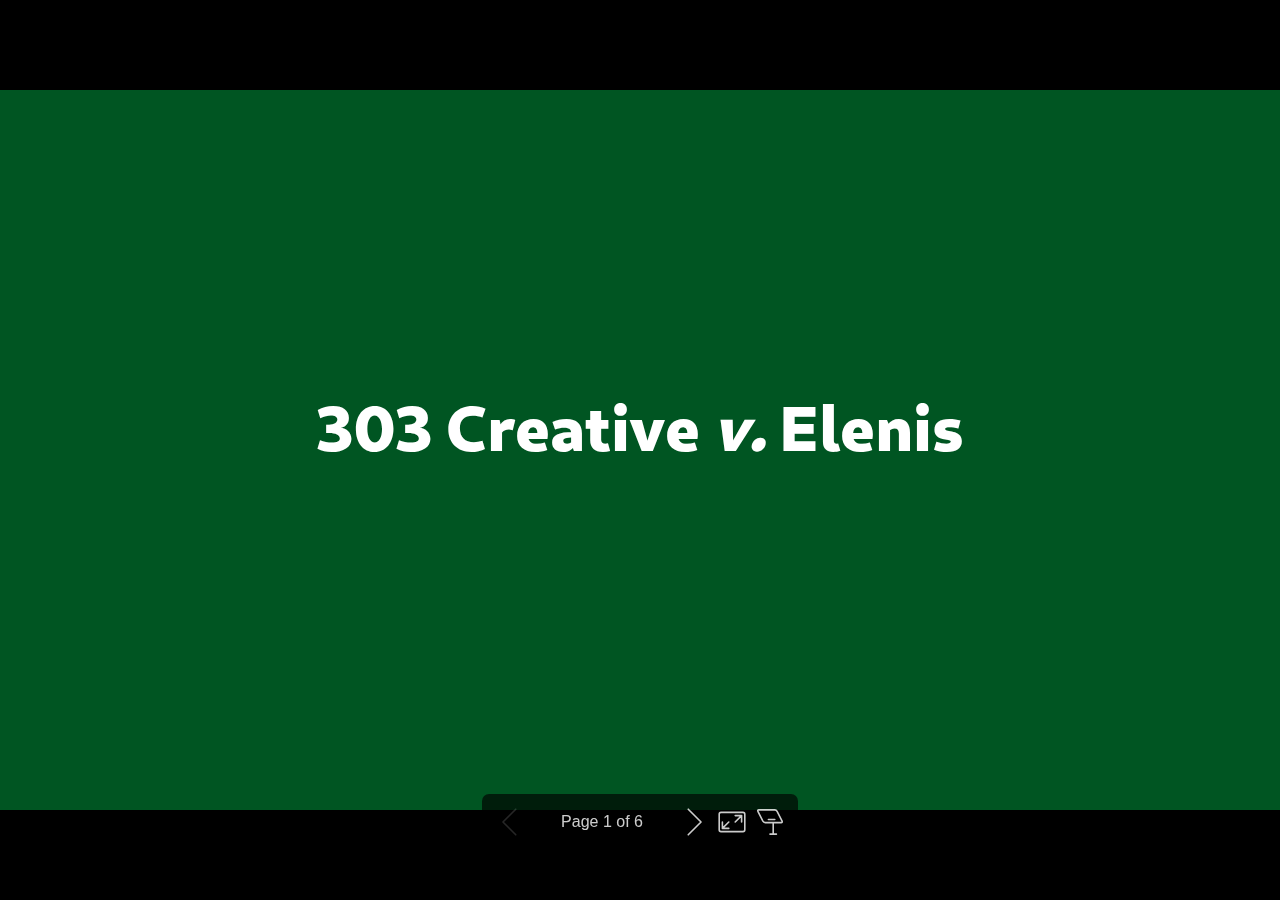
<file: .s/303creative.html>
<!DOCTYPE html><html lang="en-US"><head><meta charset="UTF-8"><meta name="viewport" content="width=device-width,height=device-height,initial-scale=1.0"><meta name="apple-mobile-web-app-capable" content="yes"><meta http-equiv="X-UA-Compatible" content="ie=edge"><meta property="og:type" content="website"><meta name="twitter:card" content="summary"><style>@media screen{body[data-bespoke-view=""] .bespoke-marp-parent>.bespoke-marp-osc>button,body[data-bespoke-view=next] .bespoke-marp-parent>.bespoke-marp-osc>button,body[data-bespoke-view=presenter] .bespoke-marp-presenter-container .bespoke-marp-presenter-info-container button,body[data-bespoke-view=presenter] .bespoke-marp-presenter-container .bespoke-marp-presenter-note-container button{appearance:none;background-color:initial;border:0;color:inherit;cursor:pointer;font-size:inherit;opacity:.8;outline:none;padding:0;transition:opacity .2s linear;-webkit-tap-highlight-color:transparent}body[data-bespoke-view=""] .bespoke-marp-parent>.bespoke-marp-osc>button:disabled,body[data-bespoke-view=next] .bespoke-marp-parent>.bespoke-marp-osc>button:disabled,body[data-bespoke-view=presenter] .bespoke-marp-presenter-container .bespoke-marp-presenter-info-container button:disabled,body[data-bespoke-view=presenter] .bespoke-marp-presenter-container .bespoke-marp-presenter-note-container button:disabled{cursor:not-allowed;opacity:.15!important}body[data-bespoke-view=""] .bespoke-marp-parent>.bespoke-marp-osc>button:hover,body[data-bespoke-view=next] .bespoke-marp-parent>.bespoke-marp-osc>button:hover,body[data-bespoke-view=presenter] .bespoke-marp-presenter-container .bespoke-marp-presenter-info-container button:hover,body[data-bespoke-view=presenter] .bespoke-marp-presenter-container .bespoke-marp-presenter-note-container button:hover{opacity:1}body[data-bespoke-view=""] .bespoke-marp-parent>.bespoke-marp-osc>button:hover:active,body[data-bespoke-view=next] .bespoke-marp-parent>.bespoke-marp-osc>button:hover:active,body[data-bespoke-view=presenter] .bespoke-marp-presenter-container .bespoke-marp-presenter-info-container button:hover:active,body[data-bespoke-view=presenter] .bespoke-marp-presenter-container .bespoke-marp-presenter-note-container button:hover:active{opacity:.6}body[data-bespoke-view=""] .bespoke-marp-parent>.bespoke-marp-osc>button:hover:not(:disabled),body[data-bespoke-view=next] .bespoke-marp-parent>.bespoke-marp-osc>button:hover:not(:disabled),body[data-bespoke-view=presenter] .bespoke-marp-presenter-container .bespoke-marp-presenter-info-container button:hover:not(:disabled),body[data-bespoke-view=presenter] .bespoke-marp-presenter-container .bespoke-marp-presenter-note-container button:hover:not(:disabled){transition:none}body[data-bespoke-view=""] .bespoke-marp-parent>.bespoke-marp-osc>button[data-bespoke-marp-osc=prev],body[data-bespoke-view=next] .bespoke-marp-parent>.bespoke-marp-osc>button[data-bespoke-marp-osc=prev],body[data-bespoke-view=presenter] .bespoke-marp-presenter-container .bespoke-marp-presenter-info-container button.bespoke-marp-presenter-info-page-prev{background:#0000 url("[data-uri]") no-repeat 50%;background-size:contain;overflow:hidden;text-indent:100%;white-space:nowrap}body[data-bespoke-view=""] .bespoke-marp-parent>.bespoke-marp-osc>button[data-bespoke-marp-osc=next],body[data-bespoke-view=next] .bespoke-marp-parent>.bespoke-marp-osc>button[data-bespoke-marp-osc=next],body[data-bespoke-view=presenter] .bespoke-marp-presenter-container .bespoke-marp-presenter-info-container button.bespoke-marp-presenter-info-page-next{background:#0000 url("[data-uri]") no-repeat 50%;background-size:contain;overflow:hidden;text-indent:100%;white-space:nowrap}body[data-bespoke-view=""] .bespoke-marp-parent>.bespoke-marp-osc>button[data-bespoke-marp-osc=fullscreen],body[data-bespoke-view=next] .bespoke-marp-parent>.bespoke-marp-osc>button[data-bespoke-marp-osc=fullscreen]{background:#0000 url("[data-uri]") no-repeat 50%;background-size:contain;overflow:hidden;text-indent:100%;white-space:nowrap}body[data-bespoke-view=""] .bespoke-marp-parent>.bespoke-marp-osc>button.exit[data-bespoke-marp-osc=fullscreen],body[data-bespoke-view=next] .bespoke-marp-parent>.bespoke-marp-osc>button.exit[data-bespoke-marp-osc=fullscreen]{background-image:url("[data-uri]")}body[data-bespoke-view=""] .bespoke-marp-parent>.bespoke-marp-osc>button[data-bespoke-marp-osc=presenter],body[data-bespoke-view=next] .bespoke-marp-parent>.bespoke-marp-osc>button[data-bespoke-marp-osc=presenter]{background:#0000 url("[data-uri]") no-repeat 50%;background-size:contain;overflow:hidden;text-indent:100%;white-space:nowrap}body[data-bespoke-view=presenter] .bespoke-marp-presenter-container .bespoke-marp-presenter-note-container button.bespoke-marp-presenter-note-bigger{background:#0000 url("[data-uri]") no-repeat 50%;background-size:contain;overflow:hidden;text-indent:100%;white-space:nowrap}body[data-bespoke-view=presenter] .bespoke-marp-presenter-container .bespoke-marp-presenter-note-container button.bespoke-marp-presenter-note-smaller{background:#0000 url("[data-uri]") no-repeat 50%;background-size:contain;overflow:hidden;text-indent:100%;white-space:nowrap}}@keyframes __bespoke_marp_transition_reduced_outgoing__{0%{opacity:1}to{opacity:0}}@keyframes __bespoke_marp_transition_reduced_incoming__{0%{mix-blend-mode:plus-lighter;opacity:0}to{mix-blend-mode:plus-lighter;opacity:1}}.bespoke-marp-note,.bespoke-marp-osc,.bespoke-progress-parent{display:none;transition:none}@media screen{::view-transition-group(*){animation-duration:var(--marp-bespoke-transition-animation-duration,.5s);animation-timing-function:ease}::view-transition-new(*),::view-transition-old(*){animation-delay:0s;animation-direction:var(--marp-bespoke-transition-animation-direction,normal);animation-duration:var(--marp-bespoke-transition-animation-duration,.5s);animation-fill-mode:both;animation-name:var(--marp-bespoke-transition-animation-name,var(--marp-bespoke-transition-animation-name-fallback,__bespoke_marp_transition_no_animation__));mix-blend-mode:normal}::view-transition-old(*){--marp-bespoke-transition-animation-name-fallback:__bespoke_marp_transition_reduced_outgoing__;animation-timing-function:ease}::view-transition-new(*){--marp-bespoke-transition-animation-name-fallback:__bespoke_marp_transition_reduced_incoming__;animation-timing-function:ease}::view-transition-new(root),::view-transition-old(root){animation-timing-function:linear}::view-transition-new(__bespoke_marp_transition_osc__),::view-transition-old(__bespoke_marp_transition_osc__){animation-duration:0s!important;animation-name:__bespoke_marp_transition_osc__!important}::view-transition-new(__bespoke_marp_transition_osc__){opacity:0!important}.bespoke-marp-transition-warming-up::view-transition-group(*),.bespoke-marp-transition-warming-up::view-transition-new(*),.bespoke-marp-transition-warming-up::view-transition-old(*){animation-play-state:paused!important}body,html{height:100%;margin:0}body{background:#000;overflow:hidden}svg.bespoke-marp-slide{content-visibility:hidden;opacity:0;pointer-events:none;z-index:-1}svg.bespoke-marp-slide:not(.bespoke-marp-active) *{view-transition-name:none!important}svg.bespoke-marp-slide.bespoke-marp-active{content-visibility:visible;opacity:1;pointer-events:auto;z-index:0}svg.bespoke-marp-slide.bespoke-marp-active.bespoke-marp-active-ready *{animation-name:__bespoke_marp__!important}@supports not (content-visibility:hidden){svg.bespoke-marp-slide[data-bespoke-marp-load=hideable]{display:none}svg.bespoke-marp-slide[data-bespoke-marp-load=hideable].bespoke-marp-active{display:block}}}@media screen and (prefers-reduced-motion:reduce){svg.bespoke-marp-slide *{view-transition-name:none!important}}@media screen{[data-bespoke-marp-fragment=inactive]{visibility:hidden}body[data-bespoke-view=""] .bespoke-marp-parent,body[data-bespoke-view=next] .bespoke-marp-parent{inset:0;position:absolute}body[data-bespoke-view=""] .bespoke-marp-parent>.bespoke-marp-osc,body[data-bespoke-view=next] .bespoke-marp-parent>.bespoke-marp-osc{background:#000000a6;border-radius:7px;bottom:50px;color:#fff;contain:paint;display:block;font-family:Helvetica,Arial,sans-serif;font-size:16px;left:50%;line-height:0;opacity:1;padding:12px;position:absolute;touch-action:manipulation;transform:translateX(-50%);transition:opacity .2s linear;-webkit-user-select:none;user-select:none;white-space:nowrap;will-change:transform;z-index:1;view-transition-name:__bespoke_marp_transition_osc__}body[data-bespoke-view=""] .bespoke-marp-parent>.bespoke-marp-osc>*,body[data-bespoke-view=next] .bespoke-marp-parent>.bespoke-marp-osc>*{margin-left:6px}body[data-bespoke-view=""] .bespoke-marp-parent>.bespoke-marp-osc>:first-child,body[data-bespoke-view=next] .bespoke-marp-parent>.bespoke-marp-osc>:first-child{margin-left:0}body[data-bespoke-view=""] .bespoke-marp-parent>.bespoke-marp-osc>span,body[data-bespoke-view=next] .bespoke-marp-parent>.bespoke-marp-osc>span{opacity:.8}body[data-bespoke-view=""] .bespoke-marp-parent>.bespoke-marp-osc>span[data-bespoke-marp-osc=page],body[data-bespoke-view=next] .bespoke-marp-parent>.bespoke-marp-osc>span[data-bespoke-marp-osc=page]{display:inline-block;min-width:140px;text-align:center}body[data-bespoke-view=""] .bespoke-marp-parent>.bespoke-marp-osc>button[data-bespoke-marp-osc=fullscreen],body[data-bespoke-view=""] .bespoke-marp-parent>.bespoke-marp-osc>button[data-bespoke-marp-osc=next],body[data-bespoke-view=""] .bespoke-marp-parent>.bespoke-marp-osc>button[data-bespoke-marp-osc=presenter],body[data-bespoke-view=""] .bespoke-marp-parent>.bespoke-marp-osc>button[data-bespoke-marp-osc=prev],body[data-bespoke-view=next] .bespoke-marp-parent>.bespoke-marp-osc>button[data-bespoke-marp-osc=fullscreen],body[data-bespoke-view=next] .bespoke-marp-parent>.bespoke-marp-osc>button[data-bespoke-marp-osc=next],body[data-bespoke-view=next] .bespoke-marp-parent>.bespoke-marp-osc>button[data-bespoke-marp-osc=presenter],body[data-bespoke-view=next] .bespoke-marp-parent>.bespoke-marp-osc>button[data-bespoke-marp-osc=prev]{height:32px;line-height:32px;width:32px}body[data-bespoke-view=""] .bespoke-marp-parent.bespoke-marp-inactive,body[data-bespoke-view=next] .bespoke-marp-parent.bespoke-marp-inactive{cursor:none}body[data-bespoke-view=""] .bespoke-marp-parent.bespoke-marp-inactive>.bespoke-marp-osc,body[data-bespoke-view=next] .bespoke-marp-parent.bespoke-marp-inactive>.bespoke-marp-osc{opacity:0;pointer-events:none}body[data-bespoke-view=""] svg.bespoke-marp-slide,body[data-bespoke-view=next] svg.bespoke-marp-slide{height:100%;left:0;position:absolute;top:0;width:100%}body[data-bespoke-view=""] .bespoke-progress-parent{background:#222;display:flex;height:5px;width:100%}body[data-bespoke-view=""] .bespoke-progress-parent+.bespoke-marp-parent{top:5px}body[data-bespoke-view=""] .bespoke-progress-parent .bespoke-progress-bar{background:#0288d1;flex:0 0 0;transition:flex-basis .2s cubic-bezier(0,1,1,1)}body[data-bespoke-view=next]{background:#0000}body[data-bespoke-view=presenter]{background:#161616}body[data-bespoke-view=presenter] .bespoke-marp-presenter-container{display:grid;font-family:Helvetica,Arial,sans-serif;grid-template:"current dragbar next" minmax(140px,1fr) "current dragbar note" 2fr "info    dragbar note" 3em;grid-template-columns:minmax(3px,var(--bespoke-marp-presenter-split-ratio,66%)) 0 minmax(3px,1fr);height:100%;left:0;position:absolute;top:0;width:100%}body[data-bespoke-view=presenter] .bespoke-marp-presenter-container .bespoke-marp-parent{grid-area:current;overflow:hidden;position:relative}body[data-bespoke-view=presenter] .bespoke-marp-presenter-container .bespoke-marp-parent svg.bespoke-marp-slide{height:calc(100% - 40px);left:20px;pointer-events:none;position:absolute;top:20px;-webkit-user-select:none;user-select:none;width:calc(100% - 40px)}body[data-bespoke-view=presenter] .bespoke-marp-presenter-container .bespoke-marp-parent svg.bespoke-marp-slide.bespoke-marp-active{filter:drop-shadow(0 3px 10px rgba(0,0,0,.5))}body[data-bespoke-view=presenter] .bespoke-marp-presenter-container .bespoke-marp-presenter-dragbar-container{background:#0288d1;cursor:col-resize;grid-area:dragbar;margin-left:-3px;opacity:0;position:relative;transition:opacity .4s linear .1s;width:6px;z-index:10}body[data-bespoke-view=presenter] .bespoke-marp-presenter-container .bespoke-marp-presenter-dragbar-container:hover{opacity:1}body[data-bespoke-view=presenter] .bespoke-marp-presenter-container .bespoke-marp-presenter-dragbar-container.active{opacity:1;transition-delay:0s}body[data-bespoke-view=presenter] .bespoke-marp-presenter-container .bespoke-marp-presenter-next-container{background:#222;cursor:pointer;display:none;grid-area:next;overflow:hidden;position:relative}body[data-bespoke-view=presenter] .bespoke-marp-presenter-container .bespoke-marp-presenter-next-container.active{display:block}body[data-bespoke-view=presenter] .bespoke-marp-presenter-container .bespoke-marp-presenter-next-container iframe.bespoke-marp-presenter-next{background:#0000;border:0;display:block;filter:drop-shadow(0 3px 10px rgba(0,0,0,.5));height:calc(100% - 40px);left:20px;pointer-events:none;position:absolute;top:20px;-webkit-user-select:none;user-select:none;width:calc(100% - 40px)}body[data-bespoke-view=presenter] .bespoke-marp-presenter-container .bespoke-marp-presenter-note-container{background:#222;color:#eee;grid-area:note;position:relative;z-index:1}body[data-bespoke-view=presenter] .bespoke-marp-presenter-container .bespoke-marp-presenter-note-container button{height:1.5em;line-height:1.5em;width:1.5em}body[data-bespoke-view=presenter] .bespoke-marp-presenter-container .bespoke-marp-presenter-note-container .bespoke-marp-presenter-note-wrapper{display:block;inset:0;position:absolute}body[data-bespoke-view=presenter] .bespoke-marp-presenter-container .bespoke-marp-presenter-note-container .bespoke-marp-presenter-note-buttons{background:#000000a6;border-radius:4px;bottom:0;display:flex;gap:4px;margin:12px;opacity:0;padding:6px;pointer-events:none;position:absolute;right:0;transition:opacity .2s linear}body[data-bespoke-view=presenter] .bespoke-marp-presenter-container .bespoke-marp-presenter-note-container .bespoke-marp-presenter-note-buttons:focus-within,body[data-bespoke-view=presenter] .bespoke-marp-presenter-container .bespoke-marp-presenter-note-container .bespoke-marp-presenter-note-wrapper:focus-within+.bespoke-marp-presenter-note-buttons,body[data-bespoke-view=presenter] .bespoke-marp-presenter-container .bespoke-marp-presenter-note-container:hover .bespoke-marp-presenter-note-buttons{opacity:1;pointer-events:auto}body[data-bespoke-view=presenter] .bespoke-marp-presenter-container .bespoke-marp-presenter-note-container .bespoke-marp-note{box-sizing:border-box;font-size:calc(1.1em*var(--bespoke-marp-note-font-scale, 1));height:calc(100% - 40px);margin:20px;overflow:auto;padding-right:3px;white-space:pre-wrap;width:calc(100% - 40px);word-wrap:break-word;scrollbar-color:#eeeeee80 #0000;scrollbar-width:thin}body[data-bespoke-view=presenter] .bespoke-marp-presenter-container .bespoke-marp-presenter-note-container .bespoke-marp-note::-webkit-scrollbar{width:6px}body[data-bespoke-view=presenter] .bespoke-marp-presenter-container .bespoke-marp-presenter-note-container .bespoke-marp-note::-webkit-scrollbar-track{background:#0000}body[data-bespoke-view=presenter] .bespoke-marp-presenter-container .bespoke-marp-presenter-note-container .bespoke-marp-note::-webkit-scrollbar-thumb{background:#eeeeee80;border-radius:6px}body[data-bespoke-view=presenter] .bespoke-marp-presenter-container .bespoke-marp-presenter-note-container .bespoke-marp-note:empty{pointer-events:none}body[data-bespoke-view=presenter] .bespoke-marp-presenter-container .bespoke-marp-presenter-note-container .bespoke-marp-note.active{display:block}body[data-bespoke-view=presenter] .bespoke-marp-presenter-container .bespoke-marp-presenter-note-container .bespoke-marp-note p:first-child{margin-top:0}body[data-bespoke-view=presenter] .bespoke-marp-presenter-container .bespoke-marp-presenter-note-container .bespoke-marp-note p:last-child{margin-bottom:0}body[data-bespoke-view=presenter] .bespoke-marp-presenter-container .bespoke-marp-presenter-info-container{align-items:center;box-sizing:border-box;color:#eee;display:flex;flex-wrap:nowrap;grid-area:info;justify-content:center;overflow:hidden;padding:0 10px}body[data-bespoke-view=presenter] .bespoke-marp-presenter-container .bespoke-marp-presenter-info-container .bespoke-marp-presenter-info-page,body[data-bespoke-view=presenter] .bespoke-marp-presenter-container .bespoke-marp-presenter-info-container .bespoke-marp-presenter-info-time,body[data-bespoke-view=presenter] .bespoke-marp-presenter-container .bespoke-marp-presenter-info-container .bespoke-marp-presenter-info-timer{box-sizing:border-box;display:block;padding:0 10px;white-space:nowrap;width:100%}body[data-bespoke-view=presenter] .bespoke-marp-presenter-container .bespoke-marp-presenter-info-container button{height:1.5em;line-height:1.5em;width:1.5em}body[data-bespoke-view=presenter] .bespoke-marp-presenter-container .bespoke-marp-presenter-info-container .bespoke-marp-presenter-info-page{order:2;text-align:center}body[data-bespoke-view=presenter] .bespoke-marp-presenter-container .bespoke-marp-presenter-info-container .bespoke-marp-presenter-info-page .bespoke-marp-presenter-info-page-text{display:inline-block;min-width:120px;text-align:center}body[data-bespoke-view=presenter] .bespoke-marp-presenter-container .bespoke-marp-presenter-info-container .bespoke-marp-presenter-info-time{color:#999;order:1;text-align:left}body[data-bespoke-view=presenter] .bespoke-marp-presenter-container .bespoke-marp-presenter-info-container .bespoke-marp-presenter-info-timer{color:#999;order:3;text-align:right}body[data-bespoke-view=presenter] .bespoke-marp-presenter-container .bespoke-marp-presenter-info-container .bespoke-marp-presenter-info-timer:hover{cursor:pointer}}@media print{.bespoke-marp-presenter-info-container,.bespoke-marp-presenter-next-container,.bespoke-marp-presenter-note-container{display:none}}</style><style>div#\:\$p > svg > foreignObject > section{width:1280px;height:720px;box-sizing:border-box;overflow:hidden;position:relative;scroll-snap-align:center center;-webkit-text-size-adjust:100%;text-size-adjust:100%}div#\:\$p > svg > foreignObject > section::after{bottom:0;content:attr(data-marpit-pagination);padding:inherit;pointer-events:none;position:absolute;right:0}div#\:\$p > svg > foreignObject > section:not([data-marpit-pagination])::after{display:none}div#\:\$p > svg > foreignObject > section :is(h1, marp-h1){font-size:2em;margin:0.67em 0}div#\:\$p > svg > foreignObject > section video::-webkit-media-controls{will-change:transform}@page {size:1280px 720px;margin:0}@media print{html, body{background-color:#fff;margin:0;page-break-inside:avoid;break-inside:avoid-page}div#\:\$p > svg > foreignObject > section{page-break-before:always;break-before:page}div#\:\$p > svg > foreignObject > section, div#\:\$p > svg > foreignObject > section *{-webkit-print-color-adjust:exact!important;animation-delay:0s!important;animation-duration:0s!important;color-adjust:exact!important;transition:none!important}div#\:\$p > svg[data-marpit-svg]{display:block;height:100vh;width:100vw}}div#\:\$p > svg > foreignObject > :where(section){container-type:size}div#\:\$p > svg > foreignObject > section img[data-marp-twemoji]{background:transparent;height:1em;margin:0 .05em 0 .1em;vertical-align:-.1em;width:1em}@font-face {font-family:"cantvf";src:url('/assets/Cantarell-VF.woff2') format('woff2')}div#\:\$p > svg > foreignObject > :where(section):not([\20 root]){--accent-color: #052;}div#\:\$p > svg > foreignObject > section :is(h2, marp-h2){border-bottom:1px var(--accent-color) solid;padding-bottom:calc(var(--marpit-root-font-size, 1rem) * 1.25)}div#\:\$p > svg > foreignObject > section *{font-family:'cantvf', cantarell, system-ui, sans-serif}div#\:\$p > svg > foreignObject > section{padding:calc(var(--marpit-root-font-size, 1rem) * 2) calc(var(--marpit-root-font-size, 1rem) * 4);background-color:white}div#\:\$p > svg > foreignObject > section:has(:is(h1, marp-h1)){display:flex;align-items:center;justify-content:center;flex-direction:column;color:white;background-color:var(--accent-color)}div#\:\$p > svg > foreignObject > section:has(:is(h1, marp-h1)) p{font-size:calc(var(--marpit-root-font-size, 1rem) * 1.5)}div#\:\$p > svg > foreignObject > section p{font-size:calc(var(--marpit-root-font-size, 1rem) * 2)}div#\:\$p > svg > foreignObject > section code{font-family:monospace}div#\:\$p > svg > foreignObject > section :is(h1, marp-h1){font-size:calc(var(--marpit-root-font-size, 1rem) * 4)}div#\:\$p > svg > foreignObject > section :is(h2, marp-h2){font-size:calc(var(--marpit-root-font-size, 1rem) * 2)}div#\:\$p > svg > foreignObject > section :is(h1, marp-h1),div#\:\$p > svg > foreignObject > section :is(h2, marp-h2){font-weight:900}div#\:\$p > svg > foreignObject > section ul>li{font-size:calc(var(--marpit-root-font-size, 1rem) * 2);list-style-type:'> '}div#\:\$p > svg > foreignObject > section ul>li::marker{color:gray}div#\:\$p > svg > foreignObject > section[data-marpit-advanced-background="background"]{columns:initial!important;display:block!important;padding:0!important}div#\:\$p > svg > foreignObject > section[data-marpit-advanced-background="background"]::before, div#\:\$p > svg > foreignObject > section[data-marpit-advanced-background="background"]::after, div#\:\$p > svg > foreignObject > section[data-marpit-advanced-background="content"]::before, div#\:\$p > svg > foreignObject > section[data-marpit-advanced-background="content"]::after{display:none!important}div#\:\$p > svg > foreignObject > section[data-marpit-advanced-background="background"] > div[data-marpit-advanced-background-container]{all:initial;display:flex;flex-direction:row;height:100%;overflow:hidden;width:100%}div#\:\$p > svg > foreignObject > section[data-marpit-advanced-background="background"] > div[data-marpit-advanced-background-container][data-marpit-advanced-background-direction="vertical"]{flex-direction:column}div#\:\$p > svg > foreignObject > section[data-marpit-advanced-background="background"][data-marpit-advanced-background-split] > div[data-marpit-advanced-background-container]{width:var(--marpit-advanced-background-split, 50%)}div#\:\$p > svg > foreignObject > section[data-marpit-advanced-background="background"][data-marpit-advanced-background-split="right"] > div[data-marpit-advanced-background-container]{margin-left:calc(100% - var(--marpit-advanced-background-split, 50%))}div#\:\$p > svg > foreignObject > section[data-marpit-advanced-background="background"] > div[data-marpit-advanced-background-container] > figure{all:initial;background-position:center;background-repeat:no-repeat;background-size:cover;flex:auto;margin:0}div#\:\$p > svg > foreignObject > section[data-marpit-advanced-background="background"] > div[data-marpit-advanced-background-container] > figure > figcaption{position:absolute;border:0;clip:rect(0, 0, 0, 0);height:1px;margin:-1px;overflow:hidden;padding:0;white-space:nowrap;width:1px}div#\:\$p > svg > foreignObject > section[data-marpit-advanced-background="content"], div#\:\$p > svg > foreignObject > section[data-marpit-advanced-background="pseudo"]{background:transparent!important}div#\:\$p > svg > foreignObject > section[data-marpit-advanced-background="pseudo"], div#\:\$p > svg[data-marpit-svg] > foreignObject[data-marpit-advanced-background="pseudo"]{pointer-events:none!important}div#\:\$p > svg > foreignObject > section[data-marpit-advanced-background-split]{width:100%;height:100%}
</style></head><body><div class="bespoke-marp-osc"><button data-bespoke-marp-osc="prev" tabindex="-1" title="Previous slide">Previous slide</button><span data-bespoke-marp-osc="page"></span><button data-bespoke-marp-osc="next" tabindex="-1" title="Next slide">Next slide</button><button data-bespoke-marp-osc="fullscreen" tabindex="-1" title="Toggle fullscreen (f)">Toggle fullscreen</button><button data-bespoke-marp-osc="presenter" tabindex="-1" title="Open presenter view (p)">Open presenter view</button></div><div id=":$p"><svg data-marpit-svg="" viewBox="0 0 1280 720"><foreignObject width="1280" height="720"><section id="1" data-theme="ehkuooph1etkibr2a4skh97rptf6jnnux0gp4c50vybj" lang="en-US" style="--theme:ehkuooph1etkibr2a4skh97rptf6jnnux0gp4c50vybj;">
<h1 id="303-creative-v-elenis">303 Creative <em>v.</em> Elenis</h1>
<p id="by"></p>
<script>
	// Workaround to avoid having partner's name on record 
	// Uses the ?by=name uri param
	// NOTE: use marp with the `--html` option to allow the script tag
	
	const urlParams = new URLSearchParams(window.location.search);
	const name = urlParams.get('by');
	const byElement = document.querySelector("#by");
	byElement.innerText = name;
</script>
</section>
</foreignObject></svg><svg data-marpit-svg="" viewBox="0 0 1280 720"><foreignObject width="1280" height="720"><section id="2" data-theme="ehkuooph1etkibr2a4skh97rptf6jnnux0gp4c50vybj" lang="en-US" style="--theme:ehkuooph1etkibr2a4skh97rptf6jnnux0gp4c50vybj;">
<h2 id="background">Background</h2>
<p>303 creative is a small web design studio run by Lorrie Smith, a Colorado-based web designer. In 2016, a man named Stewart approached the studio with a request for a website for his gay marriage. Unbeknownst to Smith, Howard was in fact a married straight man and for some reason was sending a fake request. Smith denied his request for a website design on account that supporting gay marriage went against her religious beliefs. This violated Colorado law that bans any discrimination by a public company based on sexual orientation.</p>
</section>
</foreignObject></svg><svg data-marpit-svg="" viewBox="0 0 1280 720"><foreignObject width="1280" height="720"><section id="3" data-theme="ehkuooph1etkibr2a4skh97rptf6jnnux0gp4c50vybj" lang="en-US" style="--theme:ehkuooph1etkibr2a4skh97rptf6jnnux0gp4c50vybj;">
<h2 id="prior-rulings">Prior Rulings</h2>
<ul>
<li>District court ruled against 303 creative finding that the state’s anti discrimination laws were to be followed</li>
<li>10th circuit federal appeals court agreed with the ruling</li>
</ul>
</section>
</foreignObject></svg><svg data-marpit-svg="" viewBox="0 0 1280 720"><foreignObject width="1280" height="720"><section id="4" data-theme="ehkuooph1etkibr2a4skh97rptf6jnnux0gp4c50vybj" lang="en-US" style="--theme:ehkuooph1etkibr2a4skh97rptf6jnnux0gp4c50vybj;">
<h2 id="bill-of-rights-issue-at-hand">Bill of Rights Issue at Hand</h2>
<p>The issue at hand was whether someone is allowed to discriminate against gay people if it was according to their religious convictions. The problem is that the bill of rights guarantees everyone freedom of religion, while federal and Colorado law forbids discrimination based on protected characteristics, which in Colorado include sexual orientation. The issue at hand was whether anti discrimination laws violate the first amendment, which allows freedom of religion</p>
</section>
</foreignObject></svg><svg data-marpit-svg="" viewBox="0 0 1280 720"><foreignObject width="1280" height="720"><section id="5" data-theme="ehkuooph1etkibr2a4skh97rptf6jnnux0gp4c50vybj" lang="en-US" style="--theme:ehkuooph1etkibr2a4skh97rptf6jnnux0gp4c50vybj;">
<h2 id="the-supreme-courts-verdict">The Supreme Court's Verdict</h2>
<p>The Supreme Court ruled 6-3 in favor of 303 Creative LLC, holding that Colorado’s anti-discrimination law violated the First Amendment by compelling Lorie Smith to create messages celebrating same-sex marriages, which conflicted with her religious beliefs.</p>
</section>
</foreignObject></svg><svg data-marpit-svg="" viewBox="0 0 1280 720"><foreignObject width="1280" height="720"><section id="6" data-theme="ehkuooph1etkibr2a4skh97rptf6jnnux0gp4c50vybj" lang="en-US" style="--theme:ehkuooph1etkibr2a4skh97rptf6jnnux0gp4c50vybj;">
<h2 id="dissenting-opinion">Dissenting Opinion</h2>
<p>The dissenting opinion was written by Justice Sonia Sotomayor. In her opinion, this verdict violated the previous precedent of the court and called and invalidated a lot of the civil rights act. For that reason, Sonia Sotomayor and two other justices opposed it.</p>
</section>
<script>!function(){"use strict";const t={h1:{proto:()=>HTMLHeadingElement,attrs:{role:"heading","aria-level":"1"},style:"display: block; font-size: 2em; margin-block-start: 0.67em; margin-block-end: 0.67em; margin-inline-start: 0px; margin-inline-end: 0px; font-weight: bold;"},h2:{proto:()=>HTMLHeadingElement,attrs:{role:"heading","aria-level":"2"},style:"display: block; font-size: 1.5em; margin-block-start: 0.83em; margin-block-end: 0.83em; margin-inline-start: 0px; margin-inline-end: 0px; font-weight: bold;"},h3:{proto:()=>HTMLHeadingElement,attrs:{role:"heading","aria-level":"3"},style:"display: block; font-size: 1.17em; margin-block-start: 1em; margin-block-end: 1em; margin-inline-start: 0px; margin-inline-end: 0px; font-weight: bold;"},h4:{proto:()=>HTMLHeadingElement,attrs:{role:"heading","aria-level":"4"},style:"display: block; margin-block-start: 1.33em; margin-block-end: 1.33em; margin-inline-start: 0px; margin-inline-end: 0px; font-weight: bold;"},h5:{proto:()=>HTMLHeadingElement,attrs:{role:"heading","aria-level":"5"},style:"display: block; font-size: 0.83em; margin-block-start: 1.67em; margin-block-end: 1.67em; margin-inline-start: 0px; margin-inline-end: 0px; font-weight: bold;"},h6:{proto:()=>HTMLHeadingElement,attrs:{role:"heading","aria-level":"6"},style:"display: block; font-size: 0.67em; margin-block-start: 2.33em; margin-block-end: 2.33em; margin-inline-start: 0px; margin-inline-end: 0px; font-weight: bold;"},span:{proto:()=>HTMLSpanElement},pre:{proto:()=>HTMLElement,style:"display: block; font-family: monospace; white-space: pre; margin: 1em 0; --marp-auto-scaling-white-space: pre;"}},e="data-marp-auto-scaling-wrapper",i="data-marp-auto-scaling-svg",n="data-marp-auto-scaling-container";class s extends HTMLElement{container;containerSize;containerObserver;svg;svgComputedStyle;svgPreserveAspectRatio="xMinYMid meet";wrapper;wrapperSize;wrapperObserver;constructor(){super();const t=t=>([e])=>{const{width:i,height:n}=e.contentRect;this[t]={width:i,height:n},this.updateSVGRect()};this.attachShadow({mode:"open"}),this.containerObserver=new ResizeObserver(t("containerSize")),this.wrapperObserver=new ResizeObserver(((...e)=>{t("wrapperSize")(...e),this.flushSvgDisplay()}))}static get observedAttributes(){return["data-downscale-only"]}connectedCallback(){this.shadowRoot.innerHTML=`\n<style>\n  svg[${i}] { display: block; width: 100%; height: auto; vertical-align: top; }\n  span[${n}] { display: table; white-space: var(--marp-auto-scaling-white-space, nowrap); width: max-content; }\n</style>\n<div ${e}>\n  <svg part="svg" ${i}>\n    <foreignObject><span ${n}><slot></slot></span></foreignObject>\n  </svg>\n</div>\n    `.split(/\n\s*/).join(""),this.wrapper=this.shadowRoot.querySelector(`div[${e}]`)??void 0;const t=this.svg;this.svg=this.wrapper?.querySelector(`svg[${i}]`)??void 0,this.svg!==t&&(this.svgComputedStyle=this.svg?window.getComputedStyle(this.svg):void 0),this.container=this.svg?.querySelector(`span[${n}]`)??void 0,this.observe()}disconnectedCallback(){this.svg=void 0,this.svgComputedStyle=void 0,this.wrapper=void 0,this.container=void 0,this.observe()}attributeChangedCallback(){this.observe()}flushSvgDisplay(){const{svg:t}=this;t&&(t.style.display="inline",requestAnimationFrame((()=>{t.style.display=""})))}observe(){this.containerObserver.disconnect(),this.wrapperObserver.disconnect(),this.wrapper&&this.wrapperObserver.observe(this.wrapper),this.container&&this.containerObserver.observe(this.container),this.svgComputedStyle&&this.observeSVGStyle(this.svgComputedStyle)}observeSVGStyle(t){const e=()=>{const i=(()=>{const e=t.getPropertyValue("--preserve-aspect-ratio");if(e)return e.trim();return`x${(({textAlign:t,direction:e})=>{if(t.endsWith("left"))return"Min";if(t.endsWith("right"))return"Max";if("start"===t||"end"===t){let i="rtl"===e;return"end"===t&&(i=!i),i?"Max":"Min"}return"Mid"})(t)}YMid meet`})();i!==this.svgPreserveAspectRatio&&(this.svgPreserveAspectRatio=i,this.updateSVGRect()),t===this.svgComputedStyle&&requestAnimationFrame(e)};e()}updateSVGRect(){let t=Math.ceil(this.containerSize?.width??0);const e=Math.ceil(this.containerSize?.height??0);void 0!==this.dataset.downscaleOnly&&(t=Math.max(t,this.wrapperSize?.width??0));const i=this.svg?.querySelector(":scope > foreignObject");if(i?.setAttribute("width",`${t}`),i?.setAttribute("height",`${e}`),this.svg&&(this.svg.setAttribute("viewBox",`0 0 ${t} ${e}`),this.svg.setAttribute("preserveAspectRatio",this.svgPreserveAspectRatio),this.svg.style.height=t<=0||e<=0?"0":""),this.container){const t=this.svgPreserveAspectRatio.toLowerCase();this.container.style.marginLeft=t.startsWith("xmid")||t.startsWith("xmax")?"auto":"0",this.container.style.marginRight=t.startsWith("xmi")?"auto":"0"}}}const r=(t,{attrs:e={},style:i})=>class extends t{constructor(...t){super(...t);for(const[t,i]of Object.entries(e))this.hasAttribute(t)||this.setAttribute(t,i);this._shadow()}static get observedAttributes(){return["data-auto-scaling"]}connectedCallback(){this._update()}attributeChangedCallback(){this._update()}_shadow(){if(!this.shadowRoot)try{this.attachShadow({mode:"open"})}catch(t){if(!(t instanceof Error&&"NotSupportedError"===t.name))throw t}return this.shadowRoot}_update(){const t=this._shadow();if(t){const e=i?`<style>:host { ${i} }</style>`:"";let n="<slot></slot>";const{autoScaling:s}=this.dataset;if(void 0!==s){n=`<marp-auto-scaling exportparts="svg:auto-scaling" ${"downscale-only"===s?"data-downscale-only":""}>${n}</marp-auto-scaling>`}t.innerHTML=e+n}}};let o;const a=Symbol();let l;const c="marpitSVGPolyfill:setZoomFactor,",d=Symbol(),h=Symbol();const g=()=>{const t="Apple Computer, Inc."===navigator.vendor,e=t?[u]:[],i={then:e=>(t?(async()=>{if(void 0===l){const t=document.createElement("canvas");t.width=10,t.height=10;const e=t.getContext("2d"),i=new Image(10,10),n=new Promise((t=>{i.addEventListener("load",(()=>t()))}));i.crossOrigin="anonymous",i.src="data:image/svg+xml;charset=utf8,%3Csvg%20xmlns%3D%22http%3A%2F%2Fwww.w3.org%2F2000%2Fsvg%22%20width%3D%2210%22%20height%3D%2210%22%20viewBox%3D%220%200%201%201%22%3E%3CforeignObject%20width%3D%221%22%20height%3D%221%22%20requiredExtensions%3D%22http%3A%2F%2Fwww.w3.org%2F1999%2Fxhtml%22%3E%3Cdiv%20xmlns%3D%22http%3A%2F%2Fwww.w3.org%2F1999%2Fxhtml%22%20style%3D%22width%3A%201px%3B%20height%3A%201px%3B%20background%3A%20red%3B%20position%3A%20relative%22%3E%3C%2Fdiv%3E%3C%2FforeignObject%3E%3C%2Fsvg%3E",await n,e.drawImage(i,0,0),l=e.getImageData(5,5,1,1).data[3]<128}return l})().then((t=>{null==e||e(t?[u]:[])})):null==e||e([]),i)};return Object.assign(e,i)};let p,m;function u(t){const e="object"==typeof t&&t.target||document,i="object"==typeof t?t.zoom:t;window[h]||(Object.defineProperty(window,h,{configurable:!0,value:!0}),document.body.style.zoom=1.0001,document.body.offsetHeight,document.body.style.zoom=1,window.addEventListener("message",(({data:t,origin:e})=>{if(e===window.origin)try{if(t&&"string"==typeof t&&t.startsWith(c)){const[,e]=t.split(","),i=Number.parseFloat(e);Number.isNaN(i)||(m=i)}}catch(t){console.error(t)}})));let n=!1;Array.from(e.querySelectorAll("svg[data-marpit-svg]"),(t=>{var e,s,r,o;t.style.transform||(t.style.transform="translateZ(0)");const a=i||m||t.currentScale||1;p!==a&&(p=a,n=a);const l=t.getBoundingClientRect(),{length:c}=t.children;for(let i=0;i<c;i+=1){const n=t.children[i];if(n.getScreenCTM){const t=n.getScreenCTM();if(t){const i=null!==(s=null===(e=n.x)||void 0===e?void 0:e.baseVal.value)&&void 0!==s?s:0,c=null!==(o=null===(r=n.y)||void 0===r?void 0:r.baseVal.value)&&void 0!==o?o:0,d=n.children.length;for(let e=0;e<d;e+=1){const s=n.children[e];if("SECTION"===s.tagName){const{style:e}=s;e.transformOrigin||(e.transformOrigin=`${-i}px ${-c}px`),e.transform=`scale(${a}) matrix(${t.a}, ${t.b}, ${t.c}, ${t.d}, ${t.e-l.left}, ${t.f-l.top}) translateZ(0.0001px)`;break}}}}}})),!1!==n&&Array.from(e.querySelectorAll("iframe"),(({contentWindow:t})=>{null==t||t.postMessage(`${c}${n}`,"null"===window.origin?"*":window.origin)}))}function v({once:t=!1,target:e=document}={}){const i=function(t=document){if(t[d])return t[d];let e=!0;const i=()=>{e=!1,delete t[d]};Object.defineProperty(t,d,{configurable:!0,value:i});let n=[],s=!1;(async()=>{try{n=await g()}finally{s=!0}})();const r=()=>{for(const e of n)e({target:t});s&&0===n.length||e&&window.requestAnimationFrame(r)};return r(),i}(e);return t?(i(),()=>{}):i}p=1,m=void 0;const w=Symbol(),b=(e=document)=>{if("undefined"==typeof window)throw new Error("Marp Core's browser script is valid only in browser context.");if(((e=document)=>{const i=window[a];i||customElements.define("marp-auto-scaling",s);for(const n of Object.keys(t)){const s=`marp-${n}`,a=t[n].proto();(o??(o=!!document.createElement("div",{is:"marp-auto-scaling"}).outerHTML.startsWith("<div is"),o))&&a!==HTMLElement?i||customElements.define(s,r(a,{style:t[n].style}),{extends:n}):(i||customElements.define(s,r(HTMLElement,t[n])),e.querySelectorAll(`${n}[is="${s}"]`).forEach((t=>{t.outerHTML=t.outerHTML.replace(new RegExp(`^<${n}`,"i"),`<${s}`).replace(new RegExp(`</${n}>$`,"i"),`</${s}>`)})))}window[a]=!0})(e),e[w])return e[w];const i=v({target:e}),n=()=>{i(),delete e[w]},l=Object.assign(n,{cleanup:n,update:()=>b(e)});return Object.defineProperty(e,w,{configurable:!0,value:l}),l},y=document.currentScript;b(y?y.getRootNode():document)}();
</script></foreignObject></svg></div><script>/*!! License: https://unpkg.com/@marp-team/marp-cli@4.0.3/lib/bespoke.js.LICENSE.txt */
!function(){"use strict";function e(e){return e&&e.__esModule&&Object.prototype.hasOwnProperty.call(e,"default")?e.default:e}var t,n,r=(n||(n=1,t={from:function(e,t){var n,r=1===(e.parent||e).nodeType?e.parent||e:document.querySelector(e.parent||e),o=[].filter.call("string"==typeof e.slides?r.querySelectorAll(e.slides):e.slides||r.children,(function(e){return"SCRIPT"!==e.nodeName})),a={},i=function(e,t){return(t=t||{}).index=o.indexOf(e),t.slide=e,t},s=function(e,t){a[e]=(a[e]||[]).filter((function(e){return e!==t}))},c=function(e,t){return(a[e]||[]).reduce((function(e,n){return e&&!1!==n(t)}),!0)},l=function(e,t){o[e]&&(n&&c("deactivate",i(n,t)),n=o[e],c("activate",i(n,t)))},d=function(e,t){var r=o.indexOf(n)+e;c(e>0?"next":"prev",i(n,t))&&l(r,t)},u={off:s,on:function(e,t){return(a[e]||(a[e]=[])).push(t),s.bind(null,e,t)},fire:c,slide:function(e,t){if(!arguments.length)return o.indexOf(n);c("slide",i(o[e],t))&&l(e,t)},next:d.bind(null,1),prev:d.bind(null,-1),parent:r,slides:o,destroy:function(e){c("destroy",i(n,e)),a={}}};return(t||[]).forEach((function(e){e(u)})),n||l(0),u}}),t),o=e(r);const a=document.body,i=(...e)=>history.replaceState(...e),s="",c="presenter",l="next",d=["",c,l],u="bespoke-marp-",f=`data-${u}`,m=(e,{protocol:t,host:n,pathname:r,hash:o}=location)=>{const a=e.toString();return`${t}//${n}${r}${a?"?":""}${a}${o}`},g=()=>a.dataset.bespokeView,p=e=>new URLSearchParams(location.search).get(e),v=(e,t={})=>{const n={location,setter:i,...t},r=new URLSearchParams(n.location.search);for(const t of Object.keys(e)){const n=e[t];"string"==typeof n?r.set(t,n):r.delete(t)}try{n.setter({...window.history.state??{}},"",m(r,n.location))}catch(e){console.error(e)}},h=(()=>{const e="bespoke-marp";try{return localStorage.setItem(e,e),localStorage.removeItem(e),!0}catch{return!1}})(),y=e=>{try{return localStorage.getItem(e)}catch{return null}},b=(e,t)=>{try{return localStorage.setItem(e,t),!0}catch{return!1}},w=e=>{try{return localStorage.removeItem(e),!0}catch{return!1}},x=(e,t)=>{const n="aria-hidden";t?e.setAttribute(n,"true"):e.removeAttribute(n)},k=e=>{e.parent.classList.add(`${u}parent`),e.slides.forEach((e=>e.classList.add(`${u}slide`))),e.on("activate",(t=>{const n=`${u}active`,r=t.slide,o=r.classList,a=!o.contains(n);if(e.slides.forEach((e=>{e.classList.remove(n),x(e,!0)})),o.add(n),x(r,!1),a){const e=`${n}-ready`;o.add(e),document.body.clientHeight,o.remove(e)}}))},$=e=>{let t=0,n=0;Object.defineProperty(e,"fragments",{enumerable:!0,value:e.slides.map((e=>[null,...e.querySelectorAll("[data-marpit-fragment]")]))});const r=r=>void 0!==e.fragments[t][n+r],o=(r,o)=>{t=r,n=o,e.fragments.forEach(((e,t)=>{e.forEach(((e,n)=>{if(null==e)return;const a=t<r||t===r&&n<=o;e.setAttribute(`${f}fragment`,(a?"":"in")+"active");const i=`${f}current-fragment`;t===r&&n===o?e.setAttribute(i,"current"):e.removeAttribute(i)}))})),e.fragmentIndex=o;const a={slide:e.slides[r],index:r,fragments:e.fragments[r],fragmentIndex:o};e.fire("fragment",a)};e.on("next",(({fragment:a=!0})=>{if(a){if(r(1))return o(t,n+1),!1;const a=t+1;e.fragments[a]&&o(a,0)}else{const r=e.fragments[t].length;if(n+1<r)return o(t,r-1),!1;const a=e.fragments[t+1];a&&o(t+1,a.length-1)}})),e.on("prev",(({fragment:a=!0})=>{if(r(-1)&&a)return o(t,n-1),!1;const i=t-1;e.fragments[i]&&o(i,e.fragments[i].length-1)})),e.on("slide",(({index:t,fragment:n})=>{let r=0;if(void 0!==n){const o=e.fragments[t];if(o){const{length:e}=o;r=-1===n?e-1:Math.min(Math.max(n,0),e-1)}}o(t,r)})),o(0,0)},E=document,L=()=>!(!E.fullscreenEnabled&&!E.webkitFullscreenEnabled),S=()=>!(!E.fullscreenElement&&!E.webkitFullscreenElement),P=e=>{e.fullscreen=()=>{L()&&(async()=>{S()?(E.exitFullscreen||E.webkitExitFullscreen)?.call(E):((e=E.body)=>{(e.requestFullscreen||e.webkitRequestFullscreen)?.call(e)})()})()},document.addEventListener("keydown",(t=>{"f"!==t.key&&"F11"!==t.key||t.altKey||t.ctrlKey||t.metaKey||!L()||(e.fullscreen(),t.preventDefault())}))},_=`${u}inactive`,T=(e=2e3)=>({parent:t,fire:n})=>{const r=t.classList,o=e=>n(`marp-${e?"":"in"}active`);let a;const i=()=>{a&&clearTimeout(a),a=setTimeout((()=>{r.add(_),o()}),e),r.contains(_)&&(r.remove(_),o(!0))};for(const e of["mousedown","mousemove","touchend"])document.addEventListener(e,i);setTimeout(i,0)},I=["AUDIO","BUTTON","INPUT","SELECT","TEXTAREA","VIDEO"],M=e=>{e.parent.addEventListener("keydown",(e=>{if(!e.target)return;const t=e.target;(I.includes(t.nodeName)||"true"===t.contentEditable)&&e.stopPropagation()}))},O=e=>{window.addEventListener("load",(()=>{for(const t of e.slides){const e=t.querySelector("marp-auto-scaling, [data-auto-scaling], [data-marp-fitting]");t.setAttribute(`${f}load`,e?"":"hideable")}}))},A=({interval:e=250}={})=>t=>{document.addEventListener("keydown",(e=>{if(" "===e.key&&e.shiftKey)t.prev();else if("ArrowLeft"===e.key||"ArrowUp"===e.key||"PageUp"===e.key)t.prev({fragment:!e.shiftKey});else if(" "!==e.key||e.shiftKey)if("ArrowRight"===e.key||"ArrowDown"===e.key||"PageDown"===e.key)t.next({fragment:!e.shiftKey});else if("End"===e.key)t.slide(t.slides.length-1,{fragment:-1});else{if("Home"!==e.key)return;t.slide(0)}else t.next();e.preventDefault()}));let n,r,o=0;t.parent.addEventListener("wheel",(a=>{let i=!1;const s=(e,t)=>{e&&(i=i||((e,t)=>((e,t)=>{const n="X"===t?"Width":"Height";return e[`client${n}`]<e[`scroll${n}`]})(e,t)&&((e,t)=>{const{overflow:n}=e,r=e[`overflow${t}`];return"auto"===n||"scroll"===n||"auto"===r||"scroll"===r})(getComputedStyle(e),t))(e,t)),e?.parentElement&&s(e.parentElement,t)};if(0!==a.deltaX&&s(a.target,"X"),0!==a.deltaY&&s(a.target,"Y"),i)return;a.preventDefault();const c=Math.sqrt(a.deltaX**2+a.deltaY**2);if(void 0!==a.wheelDelta){if(void 0===a.webkitForce&&Math.abs(a.wheelDelta)<40)return;if(a.deltaMode===a.DOM_DELTA_PIXEL&&c<4)return}else if(a.deltaMode===a.DOM_DELTA_PIXEL&&c<12)return;r&&clearTimeout(r),r=setTimeout((()=>{n=0}),e);const l=Date.now()-o<e,d=c<=n;if(n=c,l||d)return;let u;(a.deltaX>0||a.deltaY>0)&&(u="next"),(a.deltaX<0||a.deltaY<0)&&(u="prev"),u&&(t[u](),o=Date.now())}))},C=(e=`.${u}osc`)=>{const t=document.querySelector(e);if(!t)return()=>{};const n=(e,n)=>{t.querySelectorAll(`[${f}osc=${JSON.stringify(e)}]`).forEach(n)};return L()||n("fullscreen",(e=>e.style.display="none")),h||n("presenter",(e=>{e.disabled=!0,e.title="Presenter view is disabled due to restricted localStorage."})),e=>{t.addEventListener("click",(t=>{if(t.target instanceof HTMLElement){const{bespokeMarpOsc:n}=t.target.dataset;n&&t.target.blur();const r={fragment:!t.shiftKey};"next"===n?e.next(r):"prev"===n?e.prev(r):"fullscreen"===n?e?.fullscreen():"presenter"===n&&e.openPresenterView()}})),e.parent.appendChild(t),e.on("activate",(({index:t})=>{n("page",(n=>n.textContent=`Page ${t+1} of ${e.slides.length}`))})),e.on("fragment",(({index:t,fragments:r,fragmentIndex:o})=>{n("prev",(e=>e.disabled=0===t&&0===o)),n("next",(n=>n.disabled=t===e.slides.length-1&&o===r.length-1))})),e.on("marp-active",(()=>x(t,!1))),e.on("marp-inactive",(()=>x(t,!0))),L()&&(e=>{for(const t of["","webkit"])E.addEventListener(t+"fullscreenchange",e)})((()=>n("fullscreen",(e=>e.classList.toggle("exit",L()&&S())))))}},D=e=>{window.addEventListener("message",(t=>{if(t.origin!==window.origin)return;const[n,r]=t.data.split(":");if("navigate"===n){const[t,n]=r.split(",");let o=Number.parseInt(t,10),a=Number.parseInt(n,10)+1;a>=e.fragments[o].length&&(o+=1,a=0),e.slide(o,{fragment:a})}}))};var N,B,q,K,j,F,V,U={exports:{}},X=(N||(N=1,U.exports=(B=["area","base","br","col","command","embed","hr","img","input","keygen","link","meta","param","source","track","wbr"],q=function(e){return String(e).replace(/[&<>"']/g,(function(e){return"&"+K[e]+";"}))},K={"&":"amp","<":"lt",">":"gt",'"':"quot","'":"apos"},j="dangerouslySetInnerHTML",F={className:"class",htmlFor:"for"},V={},function(e,t){var n=[],r="";t=t||{};for(var o=arguments.length;o-- >2;)n.push(arguments[o]);if("function"==typeof e)return t.children=n.reverse(),e(t);if(e){if(r+="<"+e,t)for(var a in t)!1!==t[a]&&null!=t[a]&&a!==j&&(r+=" "+(F[a]?F[a]:q(a))+'="'+q(t[a])+'"');r+=">"}if(-1===B.indexOf(e)){if(t[j])r+=t[j].__html;else for(;n.length;){var i=n.pop();if(i)if(i.pop)for(var s=i.length;s--;)n.push(i[s]);else r+=!0===V[i]?i:q(i)}r+=e?"</"+e+">":""}return V[r]=!0,r})),U.exports),H=e(X);const R=({children:e})=>H(null,null,...e),W=`${u}presenter-`,J={container:`${W}container`,dragbar:`${W}dragbar-container`,next:`${W}next`,nextContainer:`${W}next-container`,noteContainer:`${W}note-container`,noteWrapper:`${W}note-wrapper`,noteButtons:`${W}note-buttons`,infoContainer:`${W}info-container`,infoPage:`${W}info-page`,infoPageText:`${W}info-page-text`,infoPagePrev:`${W}info-page-prev`,infoPageNext:`${W}info-page-next`,noteButtonsBigger:`${W}note-bigger`,noteButtonsSmaller:`${W}note-smaller`,infoTime:`${W}info-time`,infoTimer:`${W}info-timer`},Y=e=>{const{title:t}=document;document.title="[Presenter view]"+(t?` - ${t}`:"");const n={},r=e=>(n[e]=n[e]||document.querySelector(`.${e}`),n[e]);document.body.appendChild((e=>{const t=document.createElement("div");return t.className=J.container,t.appendChild(e),t.insertAdjacentHTML("beforeend",H(R,null,H("div",{class:J.nextContainer},H("iframe",{class:J.next,src:"?view=next"})),H("div",{class:J.dragbar}),H("div",{class:J.noteContainer},H("div",{class:J.noteWrapper}),H("div",{class:J.noteButtons},H("button",{class:J.noteButtonsSmaller,tabindex:"-1",title:"Smaller notes font size"},"Smaller notes font size"),H("button",{class:J.noteButtonsBigger,tabindex:"-1",title:"Bigger notes font size"},"Bigger notes font size"))),H("div",{class:J.infoContainer},H("div",{class:J.infoPage},H("button",{class:J.infoPagePrev,tabindex:"-1",title:"Previous"},"Previous"),H("span",{class:J.infoPageText}),H("button",{class:J.infoPageNext,tabindex:"-1",title:"Next"},"Next")),H("time",{class:J.infoTime,title:"Current time"}),H("time",{class:J.infoTimer,title:"Timer"})))),t})(e.parent)),(e=>{let t=!1;r(J.dragbar).addEventListener("mousedown",(()=>{t=!0,r(J.dragbar).classList.add("active")})),window.addEventListener("mouseup",(()=>{t=!1,r(J.dragbar).classList.remove("active")})),window.addEventListener("mousemove",(e=>{if(!t)return;const n=e.clientX/document.documentElement.clientWidth*100;r(J.container).style.setProperty("--bespoke-marp-presenter-split-ratio",`${Math.max(0,Math.min(100,n))}%`)})),r(J.nextContainer).addEventListener("click",(()=>e.next()));const n=r(J.next),o=(a=n,(e,t)=>a.contentWindow?.postMessage(`navigate:${e},${t}`,"null"===window.origin?"*":window.origin));var a;n.addEventListener("load",(()=>{r(J.nextContainer).classList.add("active"),o(e.slide(),e.fragmentIndex),e.on("fragment",(({index:e,fragmentIndex:t})=>o(e,t)))}));const i=document.querySelectorAll(".bespoke-marp-note");i.forEach((e=>{e.addEventListener("keydown",(e=>e.stopPropagation())),r(J.noteWrapper).appendChild(e)})),e.on("activate",(()=>i.forEach((t=>t.classList.toggle("active",t.dataset.index==e.slide())))));let s=0;const c=e=>{s=Math.max(-5,s+e),r(J.noteContainer).style.setProperty("--bespoke-marp-note-font-scale",(1.2**s).toFixed(4))},l=()=>c(1),d=()=>c(-1),u=r(J.noteButtonsBigger),f=r(J.noteButtonsSmaller);u.addEventListener("click",(()=>{u.blur(),l()})),f.addEventListener("click",(()=>{f.blur(),d()})),document.addEventListener("keydown",(e=>{"+"===e.key&&l(),"-"===e.key&&d()}),!0),e.on("activate",(({index:t})=>{r(J.infoPageText).textContent=`${t+1} / ${e.slides.length}`}));const m=r(J.infoPagePrev),g=r(J.infoPageNext);m.addEventListener("click",(t=>{m.blur(),e.prev({fragment:!t.shiftKey})})),g.addEventListener("click",(t=>{g.blur(),e.next({fragment:!t.shiftKey})})),e.on("fragment",(({index:t,fragments:n,fragmentIndex:r})=>{m.disabled=0===t&&0===r,g.disabled=t===e.slides.length-1&&r===n.length-1}));let p=new Date;const v=()=>{const e=new Date,t=e=>`${Math.floor(e)}`.padStart(2,"0"),n=e.getTime()-p.getTime(),o=t(n/1e3%60),a=t(n/1e3/60%60),i=t(n/36e5%24);r(J.infoTime).textContent=e.toLocaleTimeString(),r(J.infoTimer).textContent=`${i}:${a}:${o}`};v(),setInterval(v,250),r(J.infoTimer).addEventListener("click",(()=>{p=new Date}))})(e)},z=e=>{if(!(e=>e.syncKey&&"string"==typeof e.syncKey)(e))throw new Error("The current instance of Bespoke.js is invalid for Marp bespoke presenter plugin.");Object.defineProperties(e,{openPresenterView:{enumerable:!0,value:G},presenterUrl:{enumerable:!0,get:Q}}),h&&document.addEventListener("keydown",(t=>{"p"!==t.key||t.altKey||t.ctrlKey||t.metaKey||(t.preventDefault(),e.openPresenterView())}))};function G(){const{max:e,floor:t}=Math,n=e(t(.85*window.innerWidth),640),r=e(t(.85*window.innerHeight),360);return window.open(this.presenterUrl,W+this.syncKey,`width=${n},height=${r},menubar=no,toolbar=no`)}function Q(){const e=new URLSearchParams(location.search);return e.set("view","presenter"),e.set("sync",this.syncKey),m(e)}const Z=e=>{const t=g();return t===l&&e.appendChild(document.createElement("span")),{[s]:z,[c]:Y,[l]:D}[t]},ee=e=>{e.on("activate",(t=>{document.querySelectorAll(".bespoke-progress-parent > .bespoke-progress-bar").forEach((n=>{n.style.flexBasis=100*t.index/(e.slides.length-1)+"%"}))}))},te=e=>{const t=Number.parseInt(e,10);return Number.isNaN(t)?null:t},ne=(e={})=>{const t={history:!0,...e};return e=>{let n=!0;const r=e=>{const t=n;try{return n=!0,e()}finally{n=t}},o=(t={fragment:!0})=>{let n=t.fragment?te(p("f")||""):null;((t,n)=>{const{min:r,max:o}=Math,{fragments:a,slides:i}=e,s=o(0,r(t,i.length-1)),c=o(0,r(n||0,a[s].length-1));s===e.slide()&&c===e.fragmentIndex||e.slide(s,{fragment:c})})((()=>{if(location.hash){const[t]=location.hash.slice(1).split(":~:");if(/^\d+$/.test(t))return(te(t)??1)-1;const r=document.getElementById(t)||document.querySelector(`a[name="${CSS.escape(t)}"]`);if(r){const{length:t}=e.slides;for(let o=0;o<t;o+=1)if(e.slides[o].contains(r)){const t=e.fragments?.[o],a=r.closest("[data-marpit-fragment]");if(t&&a){const e=t.indexOf(a);e>=0&&(n=e)}return o}}}return 0})(),n)};e.on("fragment",(({index:e,fragmentIndex:r})=>{n||v({f:0===r||r.toString()},{location:{...location,hash:`#${e+1}`},setter:(...e)=>t.history?history.pushState(...e):history.replaceState(...e)})})),setTimeout((()=>{o(),window.addEventListener("hashchange",(()=>r((()=>{o({fragment:!1}),v({f:void 0})})))),window.addEventListener("popstate",(()=>{n||r((()=>o()))})),n=!1}),0)}},re=(e={})=>{const t=e.key||window.history.state?.marpBespokeSyncKey||Math.random().toString(36).slice(2),n=`bespoke-marp-sync-${t}`;var r;r={marpBespokeSyncKey:t},v({},{setter:(e,...t)=>i({...e,...r},...t)});const o=()=>{const e=y(n);return e?JSON.parse(e):Object.create(null)},a=e=>{const t=o(),r={...t,...e(t)};return b(n,JSON.stringify(r)),r},s=()=>{window.removeEventListener("pageshow",s),a((e=>({reference:(e.reference||0)+1})))};return e=>{s(),Object.defineProperty(e,"syncKey",{value:t,enumerable:!0});let r=!0;setTimeout((()=>{e.on("fragment",(e=>{r&&a((()=>({index:e.index,fragmentIndex:e.fragmentIndex})))}))}),0),window.addEventListener("storage",(t=>{if(t.key===n&&t.oldValue&&t.newValue){const n=JSON.parse(t.oldValue),o=JSON.parse(t.newValue);if(n.index!==o.index||n.fragmentIndex!==o.fragmentIndex)try{r=!1,e.slide(o.index,{fragment:o.fragmentIndex,forSync:!0})}finally{r=!0}}}));const i=()=>{const{reference:e}=o();void 0===e||e<=1?w(n):a((()=>({reference:e-1})))};window.addEventListener("pagehide",(e=>{e.persisted&&window.addEventListener("pageshow",s),i()})),e.on("destroy",i)}},{PI:oe,abs:ae,sqrt:ie,atan2:se}=Math,ce={passive:!0},le=({slope:e=-.7,swipeThreshold:t=30}={})=>n=>{let r;const o=n.parent,a=e=>{const t=o.getBoundingClientRect();return{x:e.pageX-(t.left+t.right)/2,y:e.pageY-(t.top+t.bottom)/2}};o.addEventListener("touchstart",(({touches:e})=>{r=1===e.length?a(e[0]):void 0}),ce),o.addEventListener("touchmove",(e=>{if(r)if(1===e.touches.length){e.preventDefault();const t=a(e.touches[0]),n=t.x-r.x,o=t.y-r.y;r.delta=ie(ae(n)**2+ae(o)**2),r.radian=se(n,o)}else r=void 0})),o.addEventListener("touchend",(o=>{if(r){if(r.delta&&r.delta>=t&&r.radian){const t=(r.radian-e+oe)%(2*oe)-oe;n[t<0?"next":"prev"](),o.stopPropagation()}r=void 0}}),ce)},de=new Map;de.clear(),de.set("none",{backward:{both:void 0,incoming:void 0,outgoing:void 0},forward:{both:void 0,incoming:void 0,outgoing:void 0}});const ue={both:"",outgoing:"outgoing-",incoming:"incoming-"},fe={forward:"",backward:"-backward"},me=e=>`--marp-bespoke-transition-animation-${e}`,ge=e=>`--marp-transition-${e}`,pe=me("name"),ve=me("duration"),he=e=>new Promise((t=>{const n={},r=document.createElement("div"),o=e=>{r.remove(),t(e)};r.addEventListener("animationstart",(()=>o(n))),Object.assign(r.style,{animationName:e,animationDuration:"1s",animationFillMode:"both",animationPlayState:"paused",position:"absolute",pointerEvents:"none"}),document.body.appendChild(r);const a=getComputedStyle(r).getPropertyValue(ge("duration"));a&&(n.defaultDuration=a),((e,t)=>{requestAnimationFrame((()=>{e.style.animationPlayState="running",requestAnimationFrame((()=>t(void 0)))}))})(r,o)})),ye=async e=>de.has(e)?de.get(e):(e=>{const t={},n=[];for(const[r,o]of Object.entries(ue))for(const[a,i]of Object.entries(fe)){const s=`marp-${o}transition${i}-${e}`;n.push(he(s).then((e=>{t[a]=t[a]||{},t[a][r]=e?{...e,name:s}:void 0})))}return Promise.all(n).then((()=>t))})(e).then((t=>(de.set(e,t),t))),be=e=>Object.values(e).flatMap(Object.values).every((e=>!e)),we=(e,{type:t,backward:n})=>{const r=e[n?"backward":"forward"],o=(()=>{const e=r[t],n=e=>({[pe]:e.name});if(e)return n(e);if(r.both){const e=n(r.both);return"incoming"===t&&(e[me("direction")]="reverse"),e}})();return!o&&n?we(e,{type:t,backward:!1}):o||{[pe]:"__bespoke_marp_transition_no_animation__"}},xe=e=>{if(e)try{const t=JSON.parse(e);if((e=>{if("object"!=typeof e)return!1;const t=e;return"string"==typeof t.name&&(void 0===t.duration||"string"==typeof t.duration)})(t))return t}catch{}},ke="_tSId",$e="_tA",Ee="bespoke-marp-transition-warming-up",Le=window.matchMedia("(prefers-reduced-motion: reduce)"),Se="__bespoke_marp_transition_reduced_outgoing__",Pe="__bespoke_marp_transition_reduced_incoming__",_e={forward:{both:void 0,incoming:{name:Pe},outgoing:{name:Se}},backward:{both:void 0,incoming:{name:Pe},outgoing:{name:Se}}},Te=e=>{if(!document.startViewTransition)return;const t=t=>(void 0!==t&&(e._tD=t),e._tD);let n;t(!1),((...e)=>{const t=[...new Set(e).values()];return Promise.all(t.map((e=>ye(e)))).then()})(...Array.from(document.querySelectorAll("section[data-transition], section[data-transition-back]")).flatMap((e=>[e.dataset.transition,e.dataset.transitionBack].flatMap((e=>{const t=xe(e);return[t?.name,t?.builtinFallback?`__builtin__${t.name}`:void 0]})).filter((e=>!!e))))).then((()=>{document.querySelectorAll("style").forEach((e=>{e.innerHTML=e.innerHTML.replace(/--marp-transition-duration:[^;}]*[;}]/g,(e=>e.slice(0,-1)+"!important"+e.slice(-1)))}))}));const r=(n,{back:r,cond:o})=>a=>{const i=t();if(i)return!!a[$e]||!("object"!=typeof i||(i.skipTransition(),!a.forSync));if(!o(a))return!0;const s=e.slides[e.slide()],c=()=>a.back??r,l="data-transition"+(c()?"-back":""),d=s.querySelector(`section[${l}]`);if(!d)return!0;const u=xe(d.getAttribute(l)??void 0);return!u||((async(e,{builtinFallback:t=!0}={})=>{let n=await ye(e);if(be(n)){if(!t)return;return n=await ye(`__builtin__${e}`),be(n)?void 0:n}return n})(u.name,{builtinFallback:u.builtinFallback}).then((e=>{if(!e){t(!0);try{n(a)}finally{t(!1)}return}let r=e;Le.matches&&(console.warn("Use a constant animation to transition because preferring reduced motion by viewer has detected."),r=_e);const o=document.getElementById(ke);o&&o.remove();const i=document.createElement("style");i.id=ke,document.head.appendChild(i),((e,t)=>{const n=[`:root{${ge("direction")}:${t.backward?-1:1};}`,":root:has(.bespoke-marp-inactive){cursor:none;}"],r=t=>{const n=e[t].both?.defaultDuration||e[t].outgoing?.defaultDuration||e[t].incoming?.defaultDuration;return"forward"===t?n:n||r("forward")},o=t.duration||r(t.backward?"backward":"forward");void 0!==o&&n.push(`::view-transition-group(*){${ve}:${o};}`);const a=e=>Object.entries(e).map((([e,t])=>`${e}:${t};`)).join("");return n.push(`::view-transition-old(root){${a(we(e,{...t,type:"outgoing"}))}}`,`::view-transition-new(root){${a(we(e,{...t,type:"incoming"}))}}`),n})(r,{backward:c(),duration:u.duration}).forEach((e=>i.sheet?.insertRule(e)));const s=document.documentElement.classList;s.add(Ee);let l=!1;const d=()=>{l||(n(a),l=!0,s.remove(Ee))},f=()=>{t(!1),i.remove(),s.remove(Ee)};try{t(!0);const e=document.startViewTransition(d);t(e),e.finished.finally(f)}catch(e){console.error(e),d(),f()}})),!1)};e.on("prev",r((t=>e.prev({...t,[$e]:!0})),{back:!0,cond:e=>e.index>0&&!((e.fragment??1)&&n.fragmentIndex>0)})),e.on("next",r((t=>e.next({...t,[$e]:!0})),{cond:t=>t.index+1<e.slides.length&&!(n.fragmentIndex+1<n.fragments.length)})),setTimeout((()=>{e.on("slide",r((t=>e.slide(t.index,{...t,[$e]:!0})),{cond:t=>{const n=e.slide();return t.index!==n&&(t.back=t.index<n,!0)}}))}),0),e.on("fragment",(e=>{n=e}))};let Ie;const Me=()=>(void 0===Ie&&(Ie="wakeLock"in navigator&&navigator.wakeLock),Ie),Oe=async()=>{const e=Me();if(e)try{return await e.request("screen")}catch(e){console.warn(e)}return null},Ae=async()=>{if(!Me())return;let e;const t=()=>{e&&"visible"===document.visibilityState&&Oe()};for(const e of["visibilitychange","fullscreenchange"])document.addEventListener(e,t);return e=await Oe(),e};((e=document.getElementById(":$p"))=>{(()=>{const e=p("view");a.dataset.bespokeView=e===l||e===c?e:""})();const t=(e=>{const t=p(e);return v({[e]:void 0}),t})("sync")||void 0;o.from(e,((...e)=>{const t=d.findIndex((e=>g()===e));return e.map((([e,n])=>e[t]&&n)).filter((e=>e))})([[1,1,0],re({key:t})],[[1,1,1],Z(e)],[[1,1,0],M],[[1,1,1],k],[[1,0,0],T()],[[1,1,1],O],[[1,1,1],ne({history:!1})],[[1,1,0],A()],[[1,1,0],P],[[1,0,0],ee],[[1,1,0],le()],[[1,0,0],C()],[[1,0,0],Te],[[1,1,1],$],[[1,1,0],Ae]))})()}();</script></body></html>
</file>
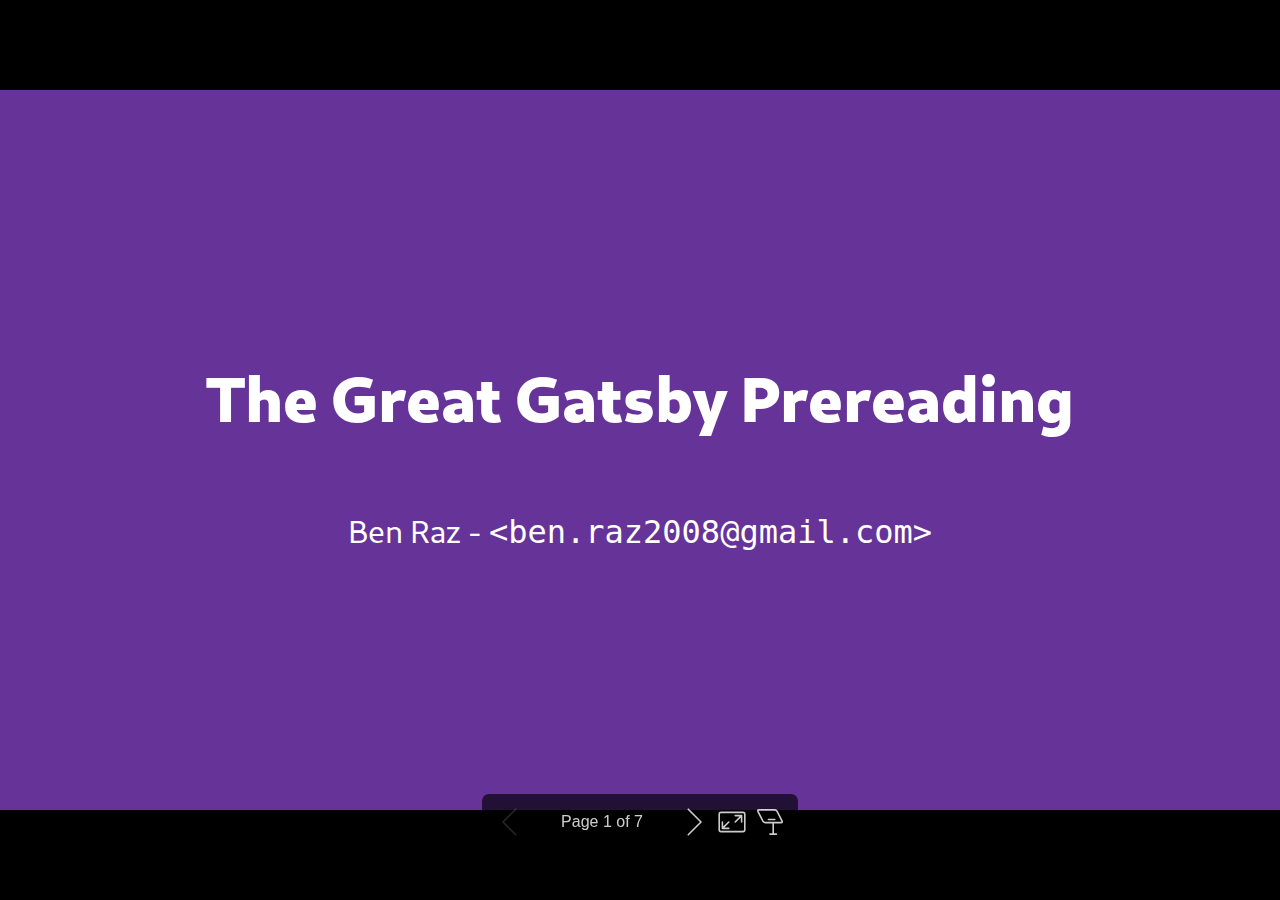
<file: .s/gatsby.html>
<!DOCTYPE html><html lang="en-US"><head><meta charset="UTF-8"><meta name="viewport" content="width=device-width,height=device-height,initial-scale=1.0"><meta name="apple-mobile-web-app-capable" content="yes"><meta http-equiv="X-UA-Compatible" content="ie=edge"><meta property="og:type" content="website"><meta name="twitter:card" content="summary"><style>@media screen{body[data-bespoke-view=""] .bespoke-marp-parent>.bespoke-marp-osc>button,body[data-bespoke-view=next] .bespoke-marp-parent>.bespoke-marp-osc>button,body[data-bespoke-view=presenter] .bespoke-marp-presenter-container .bespoke-marp-presenter-info-container button,body[data-bespoke-view=presenter] .bespoke-marp-presenter-container .bespoke-marp-presenter-note-container button{appearance:none;background-color:initial;border:0;color:inherit;cursor:pointer;font-size:inherit;opacity:.8;outline:none;padding:0;transition:opacity .2s linear;-webkit-tap-highlight-color:transparent}body[data-bespoke-view=""] .bespoke-marp-parent>.bespoke-marp-osc>button:disabled,body[data-bespoke-view=next] .bespoke-marp-parent>.bespoke-marp-osc>button:disabled,body[data-bespoke-view=presenter] .bespoke-marp-presenter-container .bespoke-marp-presenter-info-container button:disabled,body[data-bespoke-view=presenter] .bespoke-marp-presenter-container .bespoke-marp-presenter-note-container button:disabled{cursor:not-allowed;opacity:.15!important}body[data-bespoke-view=""] .bespoke-marp-parent>.bespoke-marp-osc>button:hover,body[data-bespoke-view=next] .bespoke-marp-parent>.bespoke-marp-osc>button:hover,body[data-bespoke-view=presenter] .bespoke-marp-presenter-container .bespoke-marp-presenter-info-container button:hover,body[data-bespoke-view=presenter] .bespoke-marp-presenter-container .bespoke-marp-presenter-note-container button:hover{opacity:1}body[data-bespoke-view=""] .bespoke-marp-parent>.bespoke-marp-osc>button:hover:active,body[data-bespoke-view=next] .bespoke-marp-parent>.bespoke-marp-osc>button:hover:active,body[data-bespoke-view=presenter] .bespoke-marp-presenter-container .bespoke-marp-presenter-info-container button:hover:active,body[data-bespoke-view=presenter] .bespoke-marp-presenter-container .bespoke-marp-presenter-note-container button:hover:active{opacity:.6}body[data-bespoke-view=""] .bespoke-marp-parent>.bespoke-marp-osc>button:hover:not(:disabled),body[data-bespoke-view=next] .bespoke-marp-parent>.bespoke-marp-osc>button:hover:not(:disabled),body[data-bespoke-view=presenter] .bespoke-marp-presenter-container .bespoke-marp-presenter-info-container button:hover:not(:disabled),body[data-bespoke-view=presenter] .bespoke-marp-presenter-container .bespoke-marp-presenter-note-container button:hover:not(:disabled){transition:none}body[data-bespoke-view=""] .bespoke-marp-parent>.bespoke-marp-osc>button[data-bespoke-marp-osc=prev],body[data-bespoke-view=next] .bespoke-marp-parent>.bespoke-marp-osc>button[data-bespoke-marp-osc=prev],body[data-bespoke-view=presenter] .bespoke-marp-presenter-container .bespoke-marp-presenter-info-container button.bespoke-marp-presenter-info-page-prev{background:#0000 url("[data-uri]") no-repeat 50%;background-size:contain;overflow:hidden;text-indent:100%;white-space:nowrap}body[data-bespoke-view=""] .bespoke-marp-parent>.bespoke-marp-osc>button[data-bespoke-marp-osc=next],body[data-bespoke-view=next] .bespoke-marp-parent>.bespoke-marp-osc>button[data-bespoke-marp-osc=next],body[data-bespoke-view=presenter] .bespoke-marp-presenter-container .bespoke-marp-presenter-info-container button.bespoke-marp-presenter-info-page-next{background:#0000 url("[data-uri]") no-repeat 50%;background-size:contain;overflow:hidden;text-indent:100%;white-space:nowrap}body[data-bespoke-view=""] .bespoke-marp-parent>.bespoke-marp-osc>button[data-bespoke-marp-osc=fullscreen],body[data-bespoke-view=next] .bespoke-marp-parent>.bespoke-marp-osc>button[data-bespoke-marp-osc=fullscreen]{background:#0000 url("[data-uri]") no-repeat 50%;background-size:contain;overflow:hidden;text-indent:100%;white-space:nowrap}body[data-bespoke-view=""] .bespoke-marp-parent>.bespoke-marp-osc>button.exit[data-bespoke-marp-osc=fullscreen],body[data-bespoke-view=next] .bespoke-marp-parent>.bespoke-marp-osc>button.exit[data-bespoke-marp-osc=fullscreen]{background-image:url("[data-uri]")}body[data-bespoke-view=""] .bespoke-marp-parent>.bespoke-marp-osc>button[data-bespoke-marp-osc=presenter],body[data-bespoke-view=next] .bespoke-marp-parent>.bespoke-marp-osc>button[data-bespoke-marp-osc=presenter]{background:#0000 url("[data-uri]") no-repeat 50%;background-size:contain;overflow:hidden;text-indent:100%;white-space:nowrap}body[data-bespoke-view=presenter] .bespoke-marp-presenter-container .bespoke-marp-presenter-note-container button.bespoke-marp-presenter-note-bigger{background:#0000 url("[data-uri]") no-repeat 50%;background-size:contain;overflow:hidden;text-indent:100%;white-space:nowrap}body[data-bespoke-view=presenter] .bespoke-marp-presenter-container .bespoke-marp-presenter-note-container button.bespoke-marp-presenter-note-smaller{background:#0000 url("[data-uri]") no-repeat 50%;background-size:contain;overflow:hidden;text-indent:100%;white-space:nowrap}}@keyframes __bespoke_marp_transition_reduced_outgoing__{0%{opacity:1}to{opacity:0}}@keyframes __bespoke_marp_transition_reduced_incoming__{0%{mix-blend-mode:plus-lighter;opacity:0}to{mix-blend-mode:plus-lighter;opacity:1}}.bespoke-marp-note,.bespoke-marp-osc,.bespoke-progress-parent{display:none;transition:none}@media screen{::view-transition-group(*){animation-duration:var(--marp-bespoke-transition-animation-duration,.5s);animation-timing-function:ease}::view-transition-new(*),::view-transition-old(*){animation-delay:0s;animation-direction:var(--marp-bespoke-transition-animation-direction,normal);animation-duration:var(--marp-bespoke-transition-animation-duration,.5s);animation-fill-mode:both;animation-name:var(--marp-bespoke-transition-animation-name,var(--marp-bespoke-transition-animation-name-fallback,__bespoke_marp_transition_no_animation__));mix-blend-mode:normal}::view-transition-old(*){--marp-bespoke-transition-animation-name-fallback:__bespoke_marp_transition_reduced_outgoing__;animation-timing-function:ease}::view-transition-new(*){--marp-bespoke-transition-animation-name-fallback:__bespoke_marp_transition_reduced_incoming__;animation-timing-function:ease}::view-transition-new(root),::view-transition-old(root){animation-timing-function:linear}::view-transition-new(__bespoke_marp_transition_osc__),::view-transition-old(__bespoke_marp_transition_osc__){animation-duration:0s!important;animation-name:__bespoke_marp_transition_osc__!important}::view-transition-new(__bespoke_marp_transition_osc__){opacity:0!important}.bespoke-marp-transition-warming-up::view-transition-group(*),.bespoke-marp-transition-warming-up::view-transition-new(*),.bespoke-marp-transition-warming-up::view-transition-old(*){animation-play-state:paused!important}body,html{height:100%;margin:0}body{background:#000;overflow:hidden}svg.bespoke-marp-slide{content-visibility:hidden;opacity:0;pointer-events:none;z-index:-1}svg.bespoke-marp-slide:not(.bespoke-marp-active) *{view-transition-name:none!important}svg.bespoke-marp-slide.bespoke-marp-active{content-visibility:visible;opacity:1;pointer-events:auto;z-index:0}svg.bespoke-marp-slide.bespoke-marp-active.bespoke-marp-active-ready *{animation-name:__bespoke_marp__!important}@supports not (content-visibility:hidden){svg.bespoke-marp-slide[data-bespoke-marp-load=hideable]{display:none}svg.bespoke-marp-slide[data-bespoke-marp-load=hideable].bespoke-marp-active{display:block}}}@media screen and (prefers-reduced-motion:reduce){svg.bespoke-marp-slide *{view-transition-name:none!important}}@media screen{[data-bespoke-marp-fragment=inactive]{visibility:hidden}body[data-bespoke-view=""] .bespoke-marp-parent,body[data-bespoke-view=next] .bespoke-marp-parent{inset:0;position:absolute}body[data-bespoke-view=""] .bespoke-marp-parent>.bespoke-marp-osc,body[data-bespoke-view=next] .bespoke-marp-parent>.bespoke-marp-osc{background:#000000a6;border-radius:7px;bottom:50px;color:#fff;contain:paint;display:block;font-family:Helvetica,Arial,sans-serif;font-size:16px;left:50%;line-height:0;opacity:1;padding:12px;position:absolute;touch-action:manipulation;transform:translateX(-50%);transition:opacity .2s linear;-webkit-user-select:none;user-select:none;white-space:nowrap;will-change:transform;z-index:1;view-transition-name:__bespoke_marp_transition_osc__}body[data-bespoke-view=""] .bespoke-marp-parent>.bespoke-marp-osc>*,body[data-bespoke-view=next] .bespoke-marp-parent>.bespoke-marp-osc>*{margin-left:6px}body[data-bespoke-view=""] .bespoke-marp-parent>.bespoke-marp-osc>:first-child,body[data-bespoke-view=next] .bespoke-marp-parent>.bespoke-marp-osc>:first-child{margin-left:0}body[data-bespoke-view=""] .bespoke-marp-parent>.bespoke-marp-osc>span,body[data-bespoke-view=next] .bespoke-marp-parent>.bespoke-marp-osc>span{opacity:.8}body[data-bespoke-view=""] .bespoke-marp-parent>.bespoke-marp-osc>span[data-bespoke-marp-osc=page],body[data-bespoke-view=next] .bespoke-marp-parent>.bespoke-marp-osc>span[data-bespoke-marp-osc=page]{display:inline-block;min-width:140px;text-align:center}body[data-bespoke-view=""] .bespoke-marp-parent>.bespoke-marp-osc>button[data-bespoke-marp-osc=fullscreen],body[data-bespoke-view=""] .bespoke-marp-parent>.bespoke-marp-osc>button[data-bespoke-marp-osc=next],body[data-bespoke-view=""] .bespoke-marp-parent>.bespoke-marp-osc>button[data-bespoke-marp-osc=presenter],body[data-bespoke-view=""] .bespoke-marp-parent>.bespoke-marp-osc>button[data-bespoke-marp-osc=prev],body[data-bespoke-view=next] .bespoke-marp-parent>.bespoke-marp-osc>button[data-bespoke-marp-osc=fullscreen],body[data-bespoke-view=next] .bespoke-marp-parent>.bespoke-marp-osc>button[data-bespoke-marp-osc=next],body[data-bespoke-view=next] .bespoke-marp-parent>.bespoke-marp-osc>button[data-bespoke-marp-osc=presenter],body[data-bespoke-view=next] .bespoke-marp-parent>.bespoke-marp-osc>button[data-bespoke-marp-osc=prev]{height:32px;line-height:32px;width:32px}body[data-bespoke-view=""] .bespoke-marp-parent.bespoke-marp-inactive,body[data-bespoke-view=next] .bespoke-marp-parent.bespoke-marp-inactive{cursor:none}body[data-bespoke-view=""] .bespoke-marp-parent.bespoke-marp-inactive>.bespoke-marp-osc,body[data-bespoke-view=next] .bespoke-marp-parent.bespoke-marp-inactive>.bespoke-marp-osc{opacity:0;pointer-events:none}body[data-bespoke-view=""] svg.bespoke-marp-slide,body[data-bespoke-view=next] svg.bespoke-marp-slide{height:100%;left:0;position:absolute;top:0;width:100%}body[data-bespoke-view=""] .bespoke-progress-parent{background:#222;display:flex;height:5px;width:100%}body[data-bespoke-view=""] .bespoke-progress-parent+.bespoke-marp-parent{top:5px}body[data-bespoke-view=""] .bespoke-progress-parent .bespoke-progress-bar{background:#0288d1;flex:0 0 0;transition:flex-basis .2s cubic-bezier(0,1,1,1)}body[data-bespoke-view=next]{background:#0000}body[data-bespoke-view=presenter]{background:#161616}body[data-bespoke-view=presenter] .bespoke-marp-presenter-container{display:grid;font-family:Helvetica,Arial,sans-serif;grid-template:"current dragbar next" minmax(140px,1fr) "current dragbar note" 2fr "info    dragbar note" 3em;grid-template-columns:minmax(3px,var(--bespoke-marp-presenter-split-ratio,66%)) 0 minmax(3px,1fr);height:100%;left:0;position:absolute;top:0;width:100%}body[data-bespoke-view=presenter] .bespoke-marp-presenter-container .bespoke-marp-parent{grid-area:current;overflow:hidden;position:relative}body[data-bespoke-view=presenter] .bespoke-marp-presenter-container .bespoke-marp-parent svg.bespoke-marp-slide{height:calc(100% - 40px);left:20px;pointer-events:none;position:absolute;top:20px;-webkit-user-select:none;user-select:none;width:calc(100% - 40px)}body[data-bespoke-view=presenter] .bespoke-marp-presenter-container .bespoke-marp-parent svg.bespoke-marp-slide.bespoke-marp-active{filter:drop-shadow(0 3px 10px rgba(0,0,0,.5))}body[data-bespoke-view=presenter] .bespoke-marp-presenter-container .bespoke-marp-presenter-dragbar-container{background:#0288d1;cursor:col-resize;grid-area:dragbar;margin-left:-3px;opacity:0;position:relative;transition:opacity .4s linear .1s;width:6px;z-index:10}body[data-bespoke-view=presenter] .bespoke-marp-presenter-container .bespoke-marp-presenter-dragbar-container:hover{opacity:1}body[data-bespoke-view=presenter] .bespoke-marp-presenter-container .bespoke-marp-presenter-dragbar-container.active{opacity:1;transition-delay:0s}body[data-bespoke-view=presenter] .bespoke-marp-presenter-container .bespoke-marp-presenter-next-container{background:#222;cursor:pointer;display:none;grid-area:next;overflow:hidden;position:relative}body[data-bespoke-view=presenter] .bespoke-marp-presenter-container .bespoke-marp-presenter-next-container.active{display:block}body[data-bespoke-view=presenter] .bespoke-marp-presenter-container .bespoke-marp-presenter-next-container iframe.bespoke-marp-presenter-next{background:#0000;border:0;display:block;filter:drop-shadow(0 3px 10px rgba(0,0,0,.5));height:calc(100% - 40px);left:20px;pointer-events:none;position:absolute;top:20px;-webkit-user-select:none;user-select:none;width:calc(100% - 40px)}body[data-bespoke-view=presenter] .bespoke-marp-presenter-container .bespoke-marp-presenter-note-container{background:#222;color:#eee;grid-area:note;position:relative;z-index:1}body[data-bespoke-view=presenter] .bespoke-marp-presenter-container .bespoke-marp-presenter-note-container button{height:1.5em;line-height:1.5em;width:1.5em}body[data-bespoke-view=presenter] .bespoke-marp-presenter-container .bespoke-marp-presenter-note-container .bespoke-marp-presenter-note-wrapper{display:block;inset:0;position:absolute}body[data-bespoke-view=presenter] .bespoke-marp-presenter-container .bespoke-marp-presenter-note-container .bespoke-marp-presenter-note-buttons{background:#000000a6;border-radius:4px;bottom:0;display:flex;gap:4px;margin:12px;opacity:0;padding:6px;pointer-events:none;position:absolute;right:0;transition:opacity .2s linear}body[data-bespoke-view=presenter] .bespoke-marp-presenter-container .bespoke-marp-presenter-note-container .bespoke-marp-presenter-note-buttons:focus-within,body[data-bespoke-view=presenter] .bespoke-marp-presenter-container .bespoke-marp-presenter-note-container .bespoke-marp-presenter-note-wrapper:focus-within+.bespoke-marp-presenter-note-buttons,body[data-bespoke-view=presenter] .bespoke-marp-presenter-container .bespoke-marp-presenter-note-container:hover .bespoke-marp-presenter-note-buttons{opacity:1;pointer-events:auto}body[data-bespoke-view=presenter] .bespoke-marp-presenter-container .bespoke-marp-presenter-note-container .bespoke-marp-note{box-sizing:border-box;font-size:calc(1.1em*var(--bespoke-marp-note-font-scale, 1));height:calc(100% - 40px);margin:20px;overflow:auto;padding-right:3px;white-space:pre-wrap;width:calc(100% - 40px);word-wrap:break-word;scrollbar-color:#eeeeee80 #0000;scrollbar-width:thin}body[data-bespoke-view=presenter] .bespoke-marp-presenter-container .bespoke-marp-presenter-note-container .bespoke-marp-note::-webkit-scrollbar{width:6px}body[data-bespoke-view=presenter] .bespoke-marp-presenter-container .bespoke-marp-presenter-note-container .bespoke-marp-note::-webkit-scrollbar-track{background:#0000}body[data-bespoke-view=presenter] .bespoke-marp-presenter-container .bespoke-marp-presenter-note-container .bespoke-marp-note::-webkit-scrollbar-thumb{background:#eeeeee80;border-radius:6px}body[data-bespoke-view=presenter] .bespoke-marp-presenter-container .bespoke-marp-presenter-note-container .bespoke-marp-note:empty{pointer-events:none}body[data-bespoke-view=presenter] .bespoke-marp-presenter-container .bespoke-marp-presenter-note-container .bespoke-marp-note.active{display:block}body[data-bespoke-view=presenter] .bespoke-marp-presenter-container .bespoke-marp-presenter-note-container .bespoke-marp-note p:first-child{margin-top:0}body[data-bespoke-view=presenter] .bespoke-marp-presenter-container .bespoke-marp-presenter-note-container .bespoke-marp-note p:last-child{margin-bottom:0}body[data-bespoke-view=presenter] .bespoke-marp-presenter-container .bespoke-marp-presenter-info-container{align-items:center;box-sizing:border-box;color:#eee;display:flex;flex-wrap:nowrap;grid-area:info;justify-content:center;overflow:hidden;padding:0 10px}body[data-bespoke-view=presenter] .bespoke-marp-presenter-container .bespoke-marp-presenter-info-container .bespoke-marp-presenter-info-page,body[data-bespoke-view=presenter] .bespoke-marp-presenter-container .bespoke-marp-presenter-info-container .bespoke-marp-presenter-info-time,body[data-bespoke-view=presenter] .bespoke-marp-presenter-container .bespoke-marp-presenter-info-container .bespoke-marp-presenter-info-timer{box-sizing:border-box;display:block;padding:0 10px;white-space:nowrap;width:100%}body[data-bespoke-view=presenter] .bespoke-marp-presenter-container .bespoke-marp-presenter-info-container button{height:1.5em;line-height:1.5em;width:1.5em}body[data-bespoke-view=presenter] .bespoke-marp-presenter-container .bespoke-marp-presenter-info-container .bespoke-marp-presenter-info-page{order:2;text-align:center}body[data-bespoke-view=presenter] .bespoke-marp-presenter-container .bespoke-marp-presenter-info-container .bespoke-marp-presenter-info-page .bespoke-marp-presenter-info-page-text{display:inline-block;min-width:120px;text-align:center}body[data-bespoke-view=presenter] .bespoke-marp-presenter-container .bespoke-marp-presenter-info-container .bespoke-marp-presenter-info-time{color:#999;order:1;text-align:left}body[data-bespoke-view=presenter] .bespoke-marp-presenter-container .bespoke-marp-presenter-info-container .bespoke-marp-presenter-info-timer{color:#999;order:3;text-align:right}body[data-bespoke-view=presenter] .bespoke-marp-presenter-container .bespoke-marp-presenter-info-container .bespoke-marp-presenter-info-timer:hover{cursor:pointer}}@media print{.bespoke-marp-presenter-info-container,.bespoke-marp-presenter-next-container,.bespoke-marp-presenter-note-container{display:none}}</style><style>div#\:\$p > svg > foreignObject > section{width:1280px;height:720px;box-sizing:border-box;overflow:hidden;position:relative;scroll-snap-align:center center;-webkit-text-size-adjust:100%;text-size-adjust:100%}div#\:\$p > svg > foreignObject > section::after{bottom:0;content:attr(data-marpit-pagination);padding:inherit;pointer-events:none;position:absolute;right:0}div#\:\$p > svg > foreignObject > section:not([data-marpit-pagination])::after{display:none}div#\:\$p > svg > foreignObject > section :is(h1, marp-h1){font-size:2em;margin:0.67em 0}div#\:\$p > svg > foreignObject > section video::-webkit-media-controls{will-change:transform}@page {size:1280px 720px;margin:0}@media print{html, body{background-color:#fff;margin:0;page-break-inside:avoid;break-inside:avoid-page}div#\:\$p > svg > foreignObject > section{page-break-before:always;break-before:page}div#\:\$p > svg > foreignObject > section, div#\:\$p > svg > foreignObject > section *{-webkit-print-color-adjust:exact!important;animation-delay:0s!important;animation-duration:0s!important;color-adjust:exact!important;transition:none!important}div#\:\$p > svg[data-marpit-svg]{display:block;height:100vh;width:100vw}}div#\:\$p > svg > foreignObject > :where(section){container-type:size}div#\:\$p > svg > foreignObject > section img[data-marp-twemoji]{background:transparent;height:1em;margin:0 .05em 0 .1em;vertical-align:-.1em;width:1em}@font-face {font-family:"cantvf";src:url('/assets/Cantarell-VF.woff2') format('woff2')}div#\:\$p > svg > foreignObject > section :is(h2, marp-h2){border-bottom:1px rebeccapurple solid;padding-bottom:calc(var(--marpit-root-font-size, 1rem) * 1.25)}div#\:\$p > svg > foreignObject > section *{font-family:"cantvf", cantarell;line-height:1.2em}div#\:\$p > svg > foreignObject > section{padding:calc(var(--marpit-root-font-size, 1rem) * 2) calc(var(--marpit-root-font-size, 1rem) * 4);background-color:white}div#\:\$p > svg > foreignObject > section:has(:is(h1, marp-h1)){display:flex;align-items:center;justify-content:center;flex-direction:column;color:white;background-color:rebeccapurple}div#\:\$p > svg > foreignObject > section:has(:is(h1, marp-h1)) p{font-size:calc(var(--marpit-root-font-size, 1rem) * 2)}div#\:\$p > svg > foreignObject > section code{font-family:monospace}div#\:\$p > svg > foreignObject > section :is(h1, marp-h1){font-size:calc(var(--marpit-root-font-size, 1rem) * 4)}div#\:\$p > svg > foreignObject > section :is(h2, marp-h2){font-size:calc(var(--marpit-root-font-size, 1rem) * 2)}div#\:\$p > svg > foreignObject > section :is(h1, marp-h1),div#\:\$p > svg > foreignObject > section :is(h2, marp-h2){font-weight:900}div#\:\$p > svg > foreignObject > section ul>li{font-size:calc(var(--marpit-root-font-size, 1rem) * 1.5);list-style-type:'> '}div#\:\$p > svg > foreignObject > section ul>li::marker{color:gray}div#\:\$p > svg > foreignObject > section[data-marpit-advanced-background="background"]{columns:initial!important;display:block!important;padding:0!important}div#\:\$p > svg > foreignObject > section[data-marpit-advanced-background="background"]::before, div#\:\$p > svg > foreignObject > section[data-marpit-advanced-background="background"]::after, div#\:\$p > svg > foreignObject > section[data-marpit-advanced-background="content"]::before, div#\:\$p > svg > foreignObject > section[data-marpit-advanced-background="content"]::after{display:none!important}div#\:\$p > svg > foreignObject > section[data-marpit-advanced-background="background"] > div[data-marpit-advanced-background-container]{all:initial;display:flex;flex-direction:row;height:100%;overflow:hidden;width:100%}div#\:\$p > svg > foreignObject > section[data-marpit-advanced-background="background"] > div[data-marpit-advanced-background-container][data-marpit-advanced-background-direction="vertical"]{flex-direction:column}div#\:\$p > svg > foreignObject > section[data-marpit-advanced-background="background"][data-marpit-advanced-background-split] > div[data-marpit-advanced-background-container]{width:var(--marpit-advanced-background-split, 50%)}div#\:\$p > svg > foreignObject > section[data-marpit-advanced-background="background"][data-marpit-advanced-background-split="right"] > div[data-marpit-advanced-background-container]{margin-left:calc(100% - var(--marpit-advanced-background-split, 50%))}div#\:\$p > svg > foreignObject > section[data-marpit-advanced-background="background"] > div[data-marpit-advanced-background-container] > figure{all:initial;background-position:center;background-repeat:no-repeat;background-size:cover;flex:auto;margin:0}div#\:\$p > svg > foreignObject > section[data-marpit-advanced-background="background"] > div[data-marpit-advanced-background-container] > figure > figcaption{position:absolute;border:0;clip:rect(0, 0, 0, 0);height:1px;margin:-1px;overflow:hidden;padding:0;white-space:nowrap;width:1px}div#\:\$p > svg > foreignObject > section[data-marpit-advanced-background="content"], div#\:\$p > svg > foreignObject > section[data-marpit-advanced-background="pseudo"]{background:transparent!important}div#\:\$p > svg > foreignObject > section[data-marpit-advanced-background="pseudo"], div#\:\$p > svg[data-marpit-svg] > foreignObject[data-marpit-advanced-background="pseudo"]{pointer-events:none!important}div#\:\$p > svg > foreignObject > section[data-marpit-advanced-background-split]{width:100%;height:100%}
</style></head><body><div class="bespoke-marp-osc"><button data-bespoke-marp-osc="prev" tabindex="-1" title="Previous slide">Previous slide</button><span data-bespoke-marp-osc="page"></span><button data-bespoke-marp-osc="next" tabindex="-1" title="Next slide">Next slide</button><button data-bespoke-marp-osc="fullscreen" tabindex="-1" title="Toggle fullscreen (f)">Toggle fullscreen</button><button data-bespoke-marp-osc="presenter" tabindex="-1" title="Open presenter view (p)">Open presenter view</button></div><div id=":$p"><svg data-marpit-svg="" viewBox="0 0 1280 720"><foreignObject width="1280" height="720"><section id="1" data-theme="jhvxwy2htmeykz5lj4eow8hzyeqhswggccnism5784m" lang="en-US" style="--theme:jhvxwy2htmeykz5lj4eow8hzyeqhswggccnism5784m;">
<h1 id="the-great-gatsby-prereading">The Great Gatsby Prereading</h1>
<p>Ben Raz - <code>&lt;ben.raz2008@gmail.com&gt;</code></p>
</section>
</foreignObject></svg><svg data-marpit-svg="" viewBox="0 0 1280 720"><foreignObject width="1280" height="720"><section id="2" data-theme="jhvxwy2htmeykz5lj4eow8hzyeqhswggccnism5784m" lang="en-US" style="--theme:jhvxwy2htmeykz5lj4eow8hzyeqhswggccnism5784m;">
<h2 id="the-harlem-renaissance">The Harlem Renaissance</h2>
<ul>
<li>Dates: 1917-1930 (Harlem)</li>
<li>Factors Leading to It:
<ul>
<li>Black urbanization</li>
<li>Post-WWI created new work opportunities</li>
</ul>
</li>
<li>Important Developments
<ul>
<li>1915-16: Southern natural disasters put black workers out of work</li>
<li>During WWI: Immigration to the US fell so black jobs were more in demand</li>
<li>300,000 black people moved to northern cities</li>
</ul>
</li>
<li>Important figures: Langston Hughes, Duke Ellington, Aaron Douglas, Bessie Smith</li>
<li>Had a massive and lasting effect on American and black American culture</li>
</ul>
</section>
</foreignObject></svg><svg data-marpit-svg="" viewBox="0 0 1280 720"><foreignObject width="1280" height="720"><section id="3" data-theme="jhvxwy2htmeykz5lj4eow8hzyeqhswggccnism5784m" lang="en-US" style="--theme:jhvxwy2htmeykz5lj4eow8hzyeqhswggccnism5784m;">
<h2 id="prohibition--organized-crime">Prohibition &amp; Organized Crime</h2>
<ul>
<li>Prohibition lasted from 1923 to 1930</li>
<li>Factors that led to prohibition
<ul>
<li>Lax regulations on drinking</li>
<li>The political empowerment of women</li>
<li>The negative societal effects of alcohol</li>
</ul>
</li>
<li>Benefits of Prohibition
<ul>
<li>US drinking culture became more conservative over time</li>
<li>Showcased that women can influence politics</li>
</ul>
</li>
<li>Drawbacks of Prohibition
<ul>
<li>Encouraged the production of illegal and dangerous alcohol</li>
<li>Developed a landscape of warring gangs that wrecked havoc on cities</li>
</ul>
</li>
<li>Cultural Effects of Prohibition
<ul>
<li>Female liberation</li>
<li>Sexual revolution</li>
<li>Mainstreaming of jazz</li>
</ul>
</li>
</ul>
</section>
</foreignObject></svg><svg data-marpit-svg="" viewBox="0 0 1280 720"><foreignObject width="1280" height="720"><section id="4" data-theme="jhvxwy2htmeykz5lj4eow8hzyeqhswggccnism5784m" lang="en-US" style="--theme:jhvxwy2htmeykz5lj4eow8hzyeqhswggccnism5784m;">
<h2 id="world-war-one-wwi">World War One (WWI)</h2>
<ul>
<li>1914-1918</li>
<li>Created a need for labor</li>
<li>Morale: war was a brutal and deadly stalemate -&gt; caused immense trauma</li>
<li>After the war: roaring twenties and then the great depression</li>
</ul>
</section>
</foreignObject></svg><svg data-marpit-svg="" viewBox="0 0 1280 720"><foreignObject width="1280" height="720"><section id="5" data-theme="jhvxwy2htmeykz5lj4eow8hzyeqhswggccnism5784m" lang="en-US" style="--theme:jhvxwy2htmeykz5lj4eow8hzyeqhswggccnism5784m;">
<h2 id="modern-art">Modern Art</h2>
<ul>
<li>1860s-1970s ;(</li>
<li>Unique characteristics
<ul>
<li>More inventive &amp; creative</li>
<li>Less narrative</li>
<li>More abstraction</li>
</ul>
</li>
<li>Factors that led to modern art
<ul>
<li>Industrial revolution</li>
<li>Cultural, political, and social upheaval</li>
</ul>
</li>
<li>Important Artists
<ul>
<li>Pablo Picasso</li>
<li>Andy Warhol</li>
<li>Sigmar Polke</li>
</ul>
</li>
<li>Effects on culture
<ul>
<li>Democratized art</li>
<li>Made art a more abstract thing</li>
<li>Made some people feel disconnected from the art world</li>
</ul>
</li>
</ul>
</section>
</foreignObject></svg><svg data-marpit-svg="" viewBox="0 0 1280 720"><foreignObject width="1280" height="720"><section id="6" data-theme="jhvxwy2htmeykz5lj4eow8hzyeqhswggccnism5784m" lang="en-US" style="--theme:jhvxwy2htmeykz5lj4eow8hzyeqhswggccnism5784m;">
<h2 id="the-jazz-age">The Jazz Age</h2>
<ul>
<li>1920s-1930s</li>
<li>Factors leading to it:
<ul>
<li>Mix of different Caribbean and west-African's cultures in New Orleans</li>
</ul>
</li>
<li>The Jazz Age &amp; Prohibition
<ul>
<li>Prohibition created speakeasies, in which jazz developed</li>
</ul>
</li>
<li>Important musicians
<ul>
<li>Louis Armstrong</li>
<li>Duke Ellington</li>
<li>Miles Davis</li>
<li>Dizzy Gillespie</li>
</ul>
</li>
<li>Effects on American Culture
<ul>
<li>Created a new American genre of music: Jazz</li>
<li>Showed black American musical talent</li>
</ul>
</li>
</ul>
</section>
</foreignObject></svg><svg data-marpit-svg="" viewBox="0 0 1280 720"><foreignObject width="1280" height="720"><section id="7" data-theme="jhvxwy2htmeykz5lj4eow8hzyeqhswggccnism5784m" lang="en-US" style="--theme:jhvxwy2htmeykz5lj4eow8hzyeqhswggccnism5784m;">
<h2 id="1920s-womens-fashion">1920's Women's Fashion</h2>
<ul>
<li>More liberated and less conservative</li>
<li>Was because of broader female liberation happening in society, e.g. voting rights and birth control</li>
<li>Values: feminism, equality, liberation, and independence</li>
<li>Important figures:
<ul>
<li>Gabrielle &quot;Coco&quot; Chanel</li>
<li>Clara Bow</li>
<li>Coleen Moore</li>
<li>Louise Brooks</li>
<li>Josephine Baker</li>
</ul>
</li>
<li>Effects:
<ul>
<li>Paved the way for even more revealing clothing to be societally accepted</li>
</ul>
</li>
</ul>
</section>
<script>!function(){"use strict";const t={h1:{proto:()=>HTMLHeadingElement,attrs:{role:"heading","aria-level":"1"},style:"display: block; font-size: 2em; margin-block-start: 0.67em; margin-block-end: 0.67em; margin-inline-start: 0px; margin-inline-end: 0px; font-weight: bold;"},h2:{proto:()=>HTMLHeadingElement,attrs:{role:"heading","aria-level":"2"},style:"display: block; font-size: 1.5em; margin-block-start: 0.83em; margin-block-end: 0.83em; margin-inline-start: 0px; margin-inline-end: 0px; font-weight: bold;"},h3:{proto:()=>HTMLHeadingElement,attrs:{role:"heading","aria-level":"3"},style:"display: block; font-size: 1.17em; margin-block-start: 1em; margin-block-end: 1em; margin-inline-start: 0px; margin-inline-end: 0px; font-weight: bold;"},h4:{proto:()=>HTMLHeadingElement,attrs:{role:"heading","aria-level":"4"},style:"display: block; margin-block-start: 1.33em; margin-block-end: 1.33em; margin-inline-start: 0px; margin-inline-end: 0px; font-weight: bold;"},h5:{proto:()=>HTMLHeadingElement,attrs:{role:"heading","aria-level":"5"},style:"display: block; font-size: 0.83em; margin-block-start: 1.67em; margin-block-end: 1.67em; margin-inline-start: 0px; margin-inline-end: 0px; font-weight: bold;"},h6:{proto:()=>HTMLHeadingElement,attrs:{role:"heading","aria-level":"6"},style:"display: block; font-size: 0.67em; margin-block-start: 2.33em; margin-block-end: 2.33em; margin-inline-start: 0px; margin-inline-end: 0px; font-weight: bold;"},span:{proto:()=>HTMLSpanElement},pre:{proto:()=>HTMLElement,style:"display: block; font-family: monospace; white-space: pre; margin: 1em 0; --marp-auto-scaling-white-space: pre;"}},e="data-marp-auto-scaling-wrapper",i="data-marp-auto-scaling-svg",n="data-marp-auto-scaling-container";class s extends HTMLElement{container;containerSize;containerObserver;svg;svgComputedStyle;svgPreserveAspectRatio="xMinYMid meet";wrapper;wrapperSize;wrapperObserver;constructor(){super();const t=t=>([e])=>{const{width:i,height:n}=e.contentRect;this[t]={width:i,height:n},this.updateSVGRect()};this.attachShadow({mode:"open"}),this.containerObserver=new ResizeObserver(t("containerSize")),this.wrapperObserver=new ResizeObserver(((...e)=>{t("wrapperSize")(...e),this.flushSvgDisplay()}))}static get observedAttributes(){return["data-downscale-only"]}connectedCallback(){this.shadowRoot.innerHTML=`\n<style>\n  svg[${i}] { display: block; width: 100%; height: auto; vertical-align: top; }\n  span[${n}] { display: table; white-space: var(--marp-auto-scaling-white-space, nowrap); width: max-content; }\n</style>\n<div ${e}>\n  <svg part="svg" ${i}>\n    <foreignObject><span ${n}><slot></slot></span></foreignObject>\n  </svg>\n</div>\n    `.split(/\n\s*/).join(""),this.wrapper=this.shadowRoot.querySelector(`div[${e}]`)??void 0;const t=this.svg;this.svg=this.wrapper?.querySelector(`svg[${i}]`)??void 0,this.svg!==t&&(this.svgComputedStyle=this.svg?window.getComputedStyle(this.svg):void 0),this.container=this.svg?.querySelector(`span[${n}]`)??void 0,this.observe()}disconnectedCallback(){this.svg=void 0,this.svgComputedStyle=void 0,this.wrapper=void 0,this.container=void 0,this.observe()}attributeChangedCallback(){this.observe()}flushSvgDisplay(){const{svg:t}=this;t&&(t.style.display="inline",requestAnimationFrame((()=>{t.style.display=""})))}observe(){this.containerObserver.disconnect(),this.wrapperObserver.disconnect(),this.wrapper&&this.wrapperObserver.observe(this.wrapper),this.container&&this.containerObserver.observe(this.container),this.svgComputedStyle&&this.observeSVGStyle(this.svgComputedStyle)}observeSVGStyle(t){const e=()=>{const i=(()=>{const e=t.getPropertyValue("--preserve-aspect-ratio");if(e)return e.trim();return`x${(({textAlign:t,direction:e})=>{if(t.endsWith("left"))return"Min";if(t.endsWith("right"))return"Max";if("start"===t||"end"===t){let i="rtl"===e;return"end"===t&&(i=!i),i?"Max":"Min"}return"Mid"})(t)}YMid meet`})();i!==this.svgPreserveAspectRatio&&(this.svgPreserveAspectRatio=i,this.updateSVGRect()),t===this.svgComputedStyle&&requestAnimationFrame(e)};e()}updateSVGRect(){let t=Math.ceil(this.containerSize?.width??0);const e=Math.ceil(this.containerSize?.height??0);void 0!==this.dataset.downscaleOnly&&(t=Math.max(t,this.wrapperSize?.width??0));const i=this.svg?.querySelector(":scope > foreignObject");if(i?.setAttribute("width",`${t}`),i?.setAttribute("height",`${e}`),this.svg&&(this.svg.setAttribute("viewBox",`0 0 ${t} ${e}`),this.svg.setAttribute("preserveAspectRatio",this.svgPreserveAspectRatio),this.svg.style.height=t<=0||e<=0?"0":""),this.container){const t=this.svgPreserveAspectRatio.toLowerCase();this.container.style.marginLeft=t.startsWith("xmid")||t.startsWith("xmax")?"auto":"0",this.container.style.marginRight=t.startsWith("xmi")?"auto":"0"}}}const r=(t,{attrs:e={},style:i})=>class extends t{constructor(...t){super(...t);for(const[t,i]of Object.entries(e))this.hasAttribute(t)||this.setAttribute(t,i);this._shadow()}static get observedAttributes(){return["data-auto-scaling"]}connectedCallback(){this._update()}attributeChangedCallback(){this._update()}_shadow(){if(!this.shadowRoot)try{this.attachShadow({mode:"open"})}catch(t){if(!(t instanceof Error&&"NotSupportedError"===t.name))throw t}return this.shadowRoot}_update(){const t=this._shadow();if(t){const e=i?`<style>:host { ${i} }</style>`:"";let n="<slot></slot>";const{autoScaling:s}=this.dataset;if(void 0!==s){n=`<marp-auto-scaling exportparts="svg:auto-scaling" ${"downscale-only"===s?"data-downscale-only":""}>${n}</marp-auto-scaling>`}t.innerHTML=e+n}}};let o;const a=Symbol();let l;const c="marpitSVGPolyfill:setZoomFactor,",d=Symbol(),h=Symbol();const g=()=>{const t="Apple Computer, Inc."===navigator.vendor,e=t?[u]:[],i={then:e=>(t?(async()=>{if(void 0===l){const t=document.createElement("canvas");t.width=10,t.height=10;const e=t.getContext("2d"),i=new Image(10,10),n=new Promise((t=>{i.addEventListener("load",(()=>t()))}));i.crossOrigin="anonymous",i.src="data:image/svg+xml;charset=utf8,%3Csvg%20xmlns%3D%22http%3A%2F%2Fwww.w3.org%2F2000%2Fsvg%22%20width%3D%2210%22%20height%3D%2210%22%20viewBox%3D%220%200%201%201%22%3E%3CforeignObject%20width%3D%221%22%20height%3D%221%22%20requiredExtensions%3D%22http%3A%2F%2Fwww.w3.org%2F1999%2Fxhtml%22%3E%3Cdiv%20xmlns%3D%22http%3A%2F%2Fwww.w3.org%2F1999%2Fxhtml%22%20style%3D%22width%3A%201px%3B%20height%3A%201px%3B%20background%3A%20red%3B%20position%3A%20relative%22%3E%3C%2Fdiv%3E%3C%2FforeignObject%3E%3C%2Fsvg%3E",await n,e.drawImage(i,0,0),l=e.getImageData(5,5,1,1).data[3]<128}return l})().then((t=>{null==e||e(t?[u]:[])})):null==e||e([]),i)};return Object.assign(e,i)};let p,m;function u(t){const e="object"==typeof t&&t.target||document,i="object"==typeof t?t.zoom:t;window[h]||(Object.defineProperty(window,h,{configurable:!0,value:!0}),document.body.style.zoom=1.0001,document.body.offsetHeight,document.body.style.zoom=1,window.addEventListener("message",(({data:t,origin:e})=>{if(e===window.origin)try{if(t&&"string"==typeof t&&t.startsWith(c)){const[,e]=t.split(","),i=Number.parseFloat(e);Number.isNaN(i)||(m=i)}}catch(t){console.error(t)}})));let n=!1;Array.from(e.querySelectorAll("svg[data-marpit-svg]"),(t=>{var e,s,r,o;t.style.transform||(t.style.transform="translateZ(0)");const a=i||m||t.currentScale||1;p!==a&&(p=a,n=a);const l=t.getBoundingClientRect(),{length:c}=t.children;for(let i=0;i<c;i+=1){const n=t.children[i];if(n.getScreenCTM){const t=n.getScreenCTM();if(t){const i=null!==(s=null===(e=n.x)||void 0===e?void 0:e.baseVal.value)&&void 0!==s?s:0,c=null!==(o=null===(r=n.y)||void 0===r?void 0:r.baseVal.value)&&void 0!==o?o:0,d=n.children.length;for(let e=0;e<d;e+=1){const s=n.children[e];if("SECTION"===s.tagName){const{style:e}=s;e.transformOrigin||(e.transformOrigin=`${-i}px ${-c}px`),e.transform=`scale(${a}) matrix(${t.a}, ${t.b}, ${t.c}, ${t.d}, ${t.e-l.left}, ${t.f-l.top}) translateZ(0.0001px)`;break}}}}}})),!1!==n&&Array.from(e.querySelectorAll("iframe"),(({contentWindow:t})=>{null==t||t.postMessage(`${c}${n}`,"null"===window.origin?"*":window.origin)}))}function v({once:t=!1,target:e=document}={}){const i=function(t=document){if(t[d])return t[d];let e=!0;const i=()=>{e=!1,delete t[d]};Object.defineProperty(t,d,{configurable:!0,value:i});let n=[],s=!1;(async()=>{try{n=await g()}finally{s=!0}})();const r=()=>{for(const e of n)e({target:t});s&&0===n.length||e&&window.requestAnimationFrame(r)};return r(),i}(e);return t?(i(),()=>{}):i}p=1,m=void 0;const w=Symbol(),b=(e=document)=>{if("undefined"==typeof window)throw new Error("Marp Core's browser script is valid only in browser context.");if(((e=document)=>{const i=window[a];i||customElements.define("marp-auto-scaling",s);for(const n of Object.keys(t)){const s=`marp-${n}`,a=t[n].proto();(o??(o=!!document.createElement("div",{is:"marp-auto-scaling"}).outerHTML.startsWith("<div is"),o))&&a!==HTMLElement?i||customElements.define(s,r(a,{style:t[n].style}),{extends:n}):(i||customElements.define(s,r(HTMLElement,t[n])),e.querySelectorAll(`${n}[is="${s}"]`).forEach((t=>{t.outerHTML=t.outerHTML.replace(new RegExp(`^<${n}`,"i"),`<${s}`).replace(new RegExp(`</${n}>$`,"i"),`</${s}>`)})))}window[a]=!0})(e),e[w])return e[w];const i=v({target:e}),n=()=>{i(),delete e[w]},l=Object.assign(n,{cleanup:n,update:()=>b(e)});return Object.defineProperty(e,w,{configurable:!0,value:l}),l},y=document.currentScript;b(y?y.getRootNode():document)}();
</script></foreignObject></svg></div><script>/*!! License: https://unpkg.com/@marp-team/marp-cli@4.0.3/lib/bespoke.js.LICENSE.txt */
!function(){"use strict";function e(e){return e&&e.__esModule&&Object.prototype.hasOwnProperty.call(e,"default")?e.default:e}var t,n,r=(n||(n=1,t={from:function(e,t){var n,r=1===(e.parent||e).nodeType?e.parent||e:document.querySelector(e.parent||e),o=[].filter.call("string"==typeof e.slides?r.querySelectorAll(e.slides):e.slides||r.children,(function(e){return"SCRIPT"!==e.nodeName})),a={},i=function(e,t){return(t=t||{}).index=o.indexOf(e),t.slide=e,t},s=function(e,t){a[e]=(a[e]||[]).filter((function(e){return e!==t}))},c=function(e,t){return(a[e]||[]).reduce((function(e,n){return e&&!1!==n(t)}),!0)},l=function(e,t){o[e]&&(n&&c("deactivate",i(n,t)),n=o[e],c("activate",i(n,t)))},d=function(e,t){var r=o.indexOf(n)+e;c(e>0?"next":"prev",i(n,t))&&l(r,t)},u={off:s,on:function(e,t){return(a[e]||(a[e]=[])).push(t),s.bind(null,e,t)},fire:c,slide:function(e,t){if(!arguments.length)return o.indexOf(n);c("slide",i(o[e],t))&&l(e,t)},next:d.bind(null,1),prev:d.bind(null,-1),parent:r,slides:o,destroy:function(e){c("destroy",i(n,e)),a={}}};return(t||[]).forEach((function(e){e(u)})),n||l(0),u}}),t),o=e(r);const a=document.body,i=(...e)=>history.replaceState(...e),s="",c="presenter",l="next",d=["",c,l],u="bespoke-marp-",f=`data-${u}`,m=(e,{protocol:t,host:n,pathname:r,hash:o}=location)=>{const a=e.toString();return`${t}//${n}${r}${a?"?":""}${a}${o}`},g=()=>a.dataset.bespokeView,p=e=>new URLSearchParams(location.search).get(e),v=(e,t={})=>{const n={location,setter:i,...t},r=new URLSearchParams(n.location.search);for(const t of Object.keys(e)){const n=e[t];"string"==typeof n?r.set(t,n):r.delete(t)}try{n.setter({...window.history.state??{}},"",m(r,n.location))}catch(e){console.error(e)}},h=(()=>{const e="bespoke-marp";try{return localStorage.setItem(e,e),localStorage.removeItem(e),!0}catch{return!1}})(),y=e=>{try{return localStorage.getItem(e)}catch{return null}},b=(e,t)=>{try{return localStorage.setItem(e,t),!0}catch{return!1}},w=e=>{try{return localStorage.removeItem(e),!0}catch{return!1}},x=(e,t)=>{const n="aria-hidden";t?e.setAttribute(n,"true"):e.removeAttribute(n)},k=e=>{e.parent.classList.add(`${u}parent`),e.slides.forEach((e=>e.classList.add(`${u}slide`))),e.on("activate",(t=>{const n=`${u}active`,r=t.slide,o=r.classList,a=!o.contains(n);if(e.slides.forEach((e=>{e.classList.remove(n),x(e,!0)})),o.add(n),x(r,!1),a){const e=`${n}-ready`;o.add(e),document.body.clientHeight,o.remove(e)}}))},$=e=>{let t=0,n=0;Object.defineProperty(e,"fragments",{enumerable:!0,value:e.slides.map((e=>[null,...e.querySelectorAll("[data-marpit-fragment]")]))});const r=r=>void 0!==e.fragments[t][n+r],o=(r,o)=>{t=r,n=o,e.fragments.forEach(((e,t)=>{e.forEach(((e,n)=>{if(null==e)return;const a=t<r||t===r&&n<=o;e.setAttribute(`${f}fragment`,(a?"":"in")+"active");const i=`${f}current-fragment`;t===r&&n===o?e.setAttribute(i,"current"):e.removeAttribute(i)}))})),e.fragmentIndex=o;const a={slide:e.slides[r],index:r,fragments:e.fragments[r],fragmentIndex:o};e.fire("fragment",a)};e.on("next",(({fragment:a=!0})=>{if(a){if(r(1))return o(t,n+1),!1;const a=t+1;e.fragments[a]&&o(a,0)}else{const r=e.fragments[t].length;if(n+1<r)return o(t,r-1),!1;const a=e.fragments[t+1];a&&o(t+1,a.length-1)}})),e.on("prev",(({fragment:a=!0})=>{if(r(-1)&&a)return o(t,n-1),!1;const i=t-1;e.fragments[i]&&o(i,e.fragments[i].length-1)})),e.on("slide",(({index:t,fragment:n})=>{let r=0;if(void 0!==n){const o=e.fragments[t];if(o){const{length:e}=o;r=-1===n?e-1:Math.min(Math.max(n,0),e-1)}}o(t,r)})),o(0,0)},E=document,L=()=>!(!E.fullscreenEnabled&&!E.webkitFullscreenEnabled),S=()=>!(!E.fullscreenElement&&!E.webkitFullscreenElement),P=e=>{e.fullscreen=()=>{L()&&(async()=>{S()?(E.exitFullscreen||E.webkitExitFullscreen)?.call(E):((e=E.body)=>{(e.requestFullscreen||e.webkitRequestFullscreen)?.call(e)})()})()},document.addEventListener("keydown",(t=>{"f"!==t.key&&"F11"!==t.key||t.altKey||t.ctrlKey||t.metaKey||!L()||(e.fullscreen(),t.preventDefault())}))},_=`${u}inactive`,T=(e=2e3)=>({parent:t,fire:n})=>{const r=t.classList,o=e=>n(`marp-${e?"":"in"}active`);let a;const i=()=>{a&&clearTimeout(a),a=setTimeout((()=>{r.add(_),o()}),e),r.contains(_)&&(r.remove(_),o(!0))};for(const e of["mousedown","mousemove","touchend"])document.addEventListener(e,i);setTimeout(i,0)},I=["AUDIO","BUTTON","INPUT","SELECT","TEXTAREA","VIDEO"],M=e=>{e.parent.addEventListener("keydown",(e=>{if(!e.target)return;const t=e.target;(I.includes(t.nodeName)||"true"===t.contentEditable)&&e.stopPropagation()}))},O=e=>{window.addEventListener("load",(()=>{for(const t of e.slides){const e=t.querySelector("marp-auto-scaling, [data-auto-scaling], [data-marp-fitting]");t.setAttribute(`${f}load`,e?"":"hideable")}}))},A=({interval:e=250}={})=>t=>{document.addEventListener("keydown",(e=>{if(" "===e.key&&e.shiftKey)t.prev();else if("ArrowLeft"===e.key||"ArrowUp"===e.key||"PageUp"===e.key)t.prev({fragment:!e.shiftKey});else if(" "!==e.key||e.shiftKey)if("ArrowRight"===e.key||"ArrowDown"===e.key||"PageDown"===e.key)t.next({fragment:!e.shiftKey});else if("End"===e.key)t.slide(t.slides.length-1,{fragment:-1});else{if("Home"!==e.key)return;t.slide(0)}else t.next();e.preventDefault()}));let n,r,o=0;t.parent.addEventListener("wheel",(a=>{let i=!1;const s=(e,t)=>{e&&(i=i||((e,t)=>((e,t)=>{const n="X"===t?"Width":"Height";return e[`client${n}`]<e[`scroll${n}`]})(e,t)&&((e,t)=>{const{overflow:n}=e,r=e[`overflow${t}`];return"auto"===n||"scroll"===n||"auto"===r||"scroll"===r})(getComputedStyle(e),t))(e,t)),e?.parentElement&&s(e.parentElement,t)};if(0!==a.deltaX&&s(a.target,"X"),0!==a.deltaY&&s(a.target,"Y"),i)return;a.preventDefault();const c=Math.sqrt(a.deltaX**2+a.deltaY**2);if(void 0!==a.wheelDelta){if(void 0===a.webkitForce&&Math.abs(a.wheelDelta)<40)return;if(a.deltaMode===a.DOM_DELTA_PIXEL&&c<4)return}else if(a.deltaMode===a.DOM_DELTA_PIXEL&&c<12)return;r&&clearTimeout(r),r=setTimeout((()=>{n=0}),e);const l=Date.now()-o<e,d=c<=n;if(n=c,l||d)return;let u;(a.deltaX>0||a.deltaY>0)&&(u="next"),(a.deltaX<0||a.deltaY<0)&&(u="prev"),u&&(t[u](),o=Date.now())}))},C=(e=`.${u}osc`)=>{const t=document.querySelector(e);if(!t)return()=>{};const n=(e,n)=>{t.querySelectorAll(`[${f}osc=${JSON.stringify(e)}]`).forEach(n)};return L()||n("fullscreen",(e=>e.style.display="none")),h||n("presenter",(e=>{e.disabled=!0,e.title="Presenter view is disabled due to restricted localStorage."})),e=>{t.addEventListener("click",(t=>{if(t.target instanceof HTMLElement){const{bespokeMarpOsc:n}=t.target.dataset;n&&t.target.blur();const r={fragment:!t.shiftKey};"next"===n?e.next(r):"prev"===n?e.prev(r):"fullscreen"===n?e?.fullscreen():"presenter"===n&&e.openPresenterView()}})),e.parent.appendChild(t),e.on("activate",(({index:t})=>{n("page",(n=>n.textContent=`Page ${t+1} of ${e.slides.length}`))})),e.on("fragment",(({index:t,fragments:r,fragmentIndex:o})=>{n("prev",(e=>e.disabled=0===t&&0===o)),n("next",(n=>n.disabled=t===e.slides.length-1&&o===r.length-1))})),e.on("marp-active",(()=>x(t,!1))),e.on("marp-inactive",(()=>x(t,!0))),L()&&(e=>{for(const t of["","webkit"])E.addEventListener(t+"fullscreenchange",e)})((()=>n("fullscreen",(e=>e.classList.toggle("exit",L()&&S())))))}},D=e=>{window.addEventListener("message",(t=>{if(t.origin!==window.origin)return;const[n,r]=t.data.split(":");if("navigate"===n){const[t,n]=r.split(",");let o=Number.parseInt(t,10),a=Number.parseInt(n,10)+1;a>=e.fragments[o].length&&(o+=1,a=0),e.slide(o,{fragment:a})}}))};var N,B,q,K,j,F,V,U={exports:{}},X=(N||(N=1,U.exports=(B=["area","base","br","col","command","embed","hr","img","input","keygen","link","meta","param","source","track","wbr"],q=function(e){return String(e).replace(/[&<>"']/g,(function(e){return"&"+K[e]+";"}))},K={"&":"amp","<":"lt",">":"gt",'"':"quot","'":"apos"},j="dangerouslySetInnerHTML",F={className:"class",htmlFor:"for"},V={},function(e,t){var n=[],r="";t=t||{};for(var o=arguments.length;o-- >2;)n.push(arguments[o]);if("function"==typeof e)return t.children=n.reverse(),e(t);if(e){if(r+="<"+e,t)for(var a in t)!1!==t[a]&&null!=t[a]&&a!==j&&(r+=" "+(F[a]?F[a]:q(a))+'="'+q(t[a])+'"');r+=">"}if(-1===B.indexOf(e)){if(t[j])r+=t[j].__html;else for(;n.length;){var i=n.pop();if(i)if(i.pop)for(var s=i.length;s--;)n.push(i[s]);else r+=!0===V[i]?i:q(i)}r+=e?"</"+e+">":""}return V[r]=!0,r})),U.exports),H=e(X);const R=({children:e})=>H(null,null,...e),W=`${u}presenter-`,J={container:`${W}container`,dragbar:`${W}dragbar-container`,next:`${W}next`,nextContainer:`${W}next-container`,noteContainer:`${W}note-container`,noteWrapper:`${W}note-wrapper`,noteButtons:`${W}note-buttons`,infoContainer:`${W}info-container`,infoPage:`${W}info-page`,infoPageText:`${W}info-page-text`,infoPagePrev:`${W}info-page-prev`,infoPageNext:`${W}info-page-next`,noteButtonsBigger:`${W}note-bigger`,noteButtonsSmaller:`${W}note-smaller`,infoTime:`${W}info-time`,infoTimer:`${W}info-timer`},Y=e=>{const{title:t}=document;document.title="[Presenter view]"+(t?` - ${t}`:"");const n={},r=e=>(n[e]=n[e]||document.querySelector(`.${e}`),n[e]);document.body.appendChild((e=>{const t=document.createElement("div");return t.className=J.container,t.appendChild(e),t.insertAdjacentHTML("beforeend",H(R,null,H("div",{class:J.nextContainer},H("iframe",{class:J.next,src:"?view=next"})),H("div",{class:J.dragbar}),H("div",{class:J.noteContainer},H("div",{class:J.noteWrapper}),H("div",{class:J.noteButtons},H("button",{class:J.noteButtonsSmaller,tabindex:"-1",title:"Smaller notes font size"},"Smaller notes font size"),H("button",{class:J.noteButtonsBigger,tabindex:"-1",title:"Bigger notes font size"},"Bigger notes font size"))),H("div",{class:J.infoContainer},H("div",{class:J.infoPage},H("button",{class:J.infoPagePrev,tabindex:"-1",title:"Previous"},"Previous"),H("span",{class:J.infoPageText}),H("button",{class:J.infoPageNext,tabindex:"-1",title:"Next"},"Next")),H("time",{class:J.infoTime,title:"Current time"}),H("time",{class:J.infoTimer,title:"Timer"})))),t})(e.parent)),(e=>{let t=!1;r(J.dragbar).addEventListener("mousedown",(()=>{t=!0,r(J.dragbar).classList.add("active")})),window.addEventListener("mouseup",(()=>{t=!1,r(J.dragbar).classList.remove("active")})),window.addEventListener("mousemove",(e=>{if(!t)return;const n=e.clientX/document.documentElement.clientWidth*100;r(J.container).style.setProperty("--bespoke-marp-presenter-split-ratio",`${Math.max(0,Math.min(100,n))}%`)})),r(J.nextContainer).addEventListener("click",(()=>e.next()));const n=r(J.next),o=(a=n,(e,t)=>a.contentWindow?.postMessage(`navigate:${e},${t}`,"null"===window.origin?"*":window.origin));var a;n.addEventListener("load",(()=>{r(J.nextContainer).classList.add("active"),o(e.slide(),e.fragmentIndex),e.on("fragment",(({index:e,fragmentIndex:t})=>o(e,t)))}));const i=document.querySelectorAll(".bespoke-marp-note");i.forEach((e=>{e.addEventListener("keydown",(e=>e.stopPropagation())),r(J.noteWrapper).appendChild(e)})),e.on("activate",(()=>i.forEach((t=>t.classList.toggle("active",t.dataset.index==e.slide())))));let s=0;const c=e=>{s=Math.max(-5,s+e),r(J.noteContainer).style.setProperty("--bespoke-marp-note-font-scale",(1.2**s).toFixed(4))},l=()=>c(1),d=()=>c(-1),u=r(J.noteButtonsBigger),f=r(J.noteButtonsSmaller);u.addEventListener("click",(()=>{u.blur(),l()})),f.addEventListener("click",(()=>{f.blur(),d()})),document.addEventListener("keydown",(e=>{"+"===e.key&&l(),"-"===e.key&&d()}),!0),e.on("activate",(({index:t})=>{r(J.infoPageText).textContent=`${t+1} / ${e.slides.length}`}));const m=r(J.infoPagePrev),g=r(J.infoPageNext);m.addEventListener("click",(t=>{m.blur(),e.prev({fragment:!t.shiftKey})})),g.addEventListener("click",(t=>{g.blur(),e.next({fragment:!t.shiftKey})})),e.on("fragment",(({index:t,fragments:n,fragmentIndex:r})=>{m.disabled=0===t&&0===r,g.disabled=t===e.slides.length-1&&r===n.length-1}));let p=new Date;const v=()=>{const e=new Date,t=e=>`${Math.floor(e)}`.padStart(2,"0"),n=e.getTime()-p.getTime(),o=t(n/1e3%60),a=t(n/1e3/60%60),i=t(n/36e5%24);r(J.infoTime).textContent=e.toLocaleTimeString(),r(J.infoTimer).textContent=`${i}:${a}:${o}`};v(),setInterval(v,250),r(J.infoTimer).addEventListener("click",(()=>{p=new Date}))})(e)},z=e=>{if(!(e=>e.syncKey&&"string"==typeof e.syncKey)(e))throw new Error("The current instance of Bespoke.js is invalid for Marp bespoke presenter plugin.");Object.defineProperties(e,{openPresenterView:{enumerable:!0,value:G},presenterUrl:{enumerable:!0,get:Q}}),h&&document.addEventListener("keydown",(t=>{"p"!==t.key||t.altKey||t.ctrlKey||t.metaKey||(t.preventDefault(),e.openPresenterView())}))};function G(){const{max:e,floor:t}=Math,n=e(t(.85*window.innerWidth),640),r=e(t(.85*window.innerHeight),360);return window.open(this.presenterUrl,W+this.syncKey,`width=${n},height=${r},menubar=no,toolbar=no`)}function Q(){const e=new URLSearchParams(location.search);return e.set("view","presenter"),e.set("sync",this.syncKey),m(e)}const Z=e=>{const t=g();return t===l&&e.appendChild(document.createElement("span")),{[s]:z,[c]:Y,[l]:D}[t]},ee=e=>{e.on("activate",(t=>{document.querySelectorAll(".bespoke-progress-parent > .bespoke-progress-bar").forEach((n=>{n.style.flexBasis=100*t.index/(e.slides.length-1)+"%"}))}))},te=e=>{const t=Number.parseInt(e,10);return Number.isNaN(t)?null:t},ne=(e={})=>{const t={history:!0,...e};return e=>{let n=!0;const r=e=>{const t=n;try{return n=!0,e()}finally{n=t}},o=(t={fragment:!0})=>{let n=t.fragment?te(p("f")||""):null;((t,n)=>{const{min:r,max:o}=Math,{fragments:a,slides:i}=e,s=o(0,r(t,i.length-1)),c=o(0,r(n||0,a[s].length-1));s===e.slide()&&c===e.fragmentIndex||e.slide(s,{fragment:c})})((()=>{if(location.hash){const[t]=location.hash.slice(1).split(":~:");if(/^\d+$/.test(t))return(te(t)??1)-1;const r=document.getElementById(t)||document.querySelector(`a[name="${CSS.escape(t)}"]`);if(r){const{length:t}=e.slides;for(let o=0;o<t;o+=1)if(e.slides[o].contains(r)){const t=e.fragments?.[o],a=r.closest("[data-marpit-fragment]");if(t&&a){const e=t.indexOf(a);e>=0&&(n=e)}return o}}}return 0})(),n)};e.on("fragment",(({index:e,fragmentIndex:r})=>{n||v({f:0===r||r.toString()},{location:{...location,hash:`#${e+1}`},setter:(...e)=>t.history?history.pushState(...e):history.replaceState(...e)})})),setTimeout((()=>{o(),window.addEventListener("hashchange",(()=>r((()=>{o({fragment:!1}),v({f:void 0})})))),window.addEventListener("popstate",(()=>{n||r((()=>o()))})),n=!1}),0)}},re=(e={})=>{const t=e.key||window.history.state?.marpBespokeSyncKey||Math.random().toString(36).slice(2),n=`bespoke-marp-sync-${t}`;var r;r={marpBespokeSyncKey:t},v({},{setter:(e,...t)=>i({...e,...r},...t)});const o=()=>{const e=y(n);return e?JSON.parse(e):Object.create(null)},a=e=>{const t=o(),r={...t,...e(t)};return b(n,JSON.stringify(r)),r},s=()=>{window.removeEventListener("pageshow",s),a((e=>({reference:(e.reference||0)+1})))};return e=>{s(),Object.defineProperty(e,"syncKey",{value:t,enumerable:!0});let r=!0;setTimeout((()=>{e.on("fragment",(e=>{r&&a((()=>({index:e.index,fragmentIndex:e.fragmentIndex})))}))}),0),window.addEventListener("storage",(t=>{if(t.key===n&&t.oldValue&&t.newValue){const n=JSON.parse(t.oldValue),o=JSON.parse(t.newValue);if(n.index!==o.index||n.fragmentIndex!==o.fragmentIndex)try{r=!1,e.slide(o.index,{fragment:o.fragmentIndex,forSync:!0})}finally{r=!0}}}));const i=()=>{const{reference:e}=o();void 0===e||e<=1?w(n):a((()=>({reference:e-1})))};window.addEventListener("pagehide",(e=>{e.persisted&&window.addEventListener("pageshow",s),i()})),e.on("destroy",i)}},{PI:oe,abs:ae,sqrt:ie,atan2:se}=Math,ce={passive:!0},le=({slope:e=-.7,swipeThreshold:t=30}={})=>n=>{let r;const o=n.parent,a=e=>{const t=o.getBoundingClientRect();return{x:e.pageX-(t.left+t.right)/2,y:e.pageY-(t.top+t.bottom)/2}};o.addEventListener("touchstart",(({touches:e})=>{r=1===e.length?a(e[0]):void 0}),ce),o.addEventListener("touchmove",(e=>{if(r)if(1===e.touches.length){e.preventDefault();const t=a(e.touches[0]),n=t.x-r.x,o=t.y-r.y;r.delta=ie(ae(n)**2+ae(o)**2),r.radian=se(n,o)}else r=void 0})),o.addEventListener("touchend",(o=>{if(r){if(r.delta&&r.delta>=t&&r.radian){const t=(r.radian-e+oe)%(2*oe)-oe;n[t<0?"next":"prev"](),o.stopPropagation()}r=void 0}}),ce)},de=new Map;de.clear(),de.set("none",{backward:{both:void 0,incoming:void 0,outgoing:void 0},forward:{both:void 0,incoming:void 0,outgoing:void 0}});const ue={both:"",outgoing:"outgoing-",incoming:"incoming-"},fe={forward:"",backward:"-backward"},me=e=>`--marp-bespoke-transition-animation-${e}`,ge=e=>`--marp-transition-${e}`,pe=me("name"),ve=me("duration"),he=e=>new Promise((t=>{const n={},r=document.createElement("div"),o=e=>{r.remove(),t(e)};r.addEventListener("animationstart",(()=>o(n))),Object.assign(r.style,{animationName:e,animationDuration:"1s",animationFillMode:"both",animationPlayState:"paused",position:"absolute",pointerEvents:"none"}),document.body.appendChild(r);const a=getComputedStyle(r).getPropertyValue(ge("duration"));a&&(n.defaultDuration=a),((e,t)=>{requestAnimationFrame((()=>{e.style.animationPlayState="running",requestAnimationFrame((()=>t(void 0)))}))})(r,o)})),ye=async e=>de.has(e)?de.get(e):(e=>{const t={},n=[];for(const[r,o]of Object.entries(ue))for(const[a,i]of Object.entries(fe)){const s=`marp-${o}transition${i}-${e}`;n.push(he(s).then((e=>{t[a]=t[a]||{},t[a][r]=e?{...e,name:s}:void 0})))}return Promise.all(n).then((()=>t))})(e).then((t=>(de.set(e,t),t))),be=e=>Object.values(e).flatMap(Object.values).every((e=>!e)),we=(e,{type:t,backward:n})=>{const r=e[n?"backward":"forward"],o=(()=>{const e=r[t],n=e=>({[pe]:e.name});if(e)return n(e);if(r.both){const e=n(r.both);return"incoming"===t&&(e[me("direction")]="reverse"),e}})();return!o&&n?we(e,{type:t,backward:!1}):o||{[pe]:"__bespoke_marp_transition_no_animation__"}},xe=e=>{if(e)try{const t=JSON.parse(e);if((e=>{if("object"!=typeof e)return!1;const t=e;return"string"==typeof t.name&&(void 0===t.duration||"string"==typeof t.duration)})(t))return t}catch{}},ke="_tSId",$e="_tA",Ee="bespoke-marp-transition-warming-up",Le=window.matchMedia("(prefers-reduced-motion: reduce)"),Se="__bespoke_marp_transition_reduced_outgoing__",Pe="__bespoke_marp_transition_reduced_incoming__",_e={forward:{both:void 0,incoming:{name:Pe},outgoing:{name:Se}},backward:{both:void 0,incoming:{name:Pe},outgoing:{name:Se}}},Te=e=>{if(!document.startViewTransition)return;const t=t=>(void 0!==t&&(e._tD=t),e._tD);let n;t(!1),((...e)=>{const t=[...new Set(e).values()];return Promise.all(t.map((e=>ye(e)))).then()})(...Array.from(document.querySelectorAll("section[data-transition], section[data-transition-back]")).flatMap((e=>[e.dataset.transition,e.dataset.transitionBack].flatMap((e=>{const t=xe(e);return[t?.name,t?.builtinFallback?`__builtin__${t.name}`:void 0]})).filter((e=>!!e))))).then((()=>{document.querySelectorAll("style").forEach((e=>{e.innerHTML=e.innerHTML.replace(/--marp-transition-duration:[^;}]*[;}]/g,(e=>e.slice(0,-1)+"!important"+e.slice(-1)))}))}));const r=(n,{back:r,cond:o})=>a=>{const i=t();if(i)return!!a[$e]||!("object"!=typeof i||(i.skipTransition(),!a.forSync));if(!o(a))return!0;const s=e.slides[e.slide()],c=()=>a.back??r,l="data-transition"+(c()?"-back":""),d=s.querySelector(`section[${l}]`);if(!d)return!0;const u=xe(d.getAttribute(l)??void 0);return!u||((async(e,{builtinFallback:t=!0}={})=>{let n=await ye(e);if(be(n)){if(!t)return;return n=await ye(`__builtin__${e}`),be(n)?void 0:n}return n})(u.name,{builtinFallback:u.builtinFallback}).then((e=>{if(!e){t(!0);try{n(a)}finally{t(!1)}return}let r=e;Le.matches&&(console.warn("Use a constant animation to transition because preferring reduced motion by viewer has detected."),r=_e);const o=document.getElementById(ke);o&&o.remove();const i=document.createElement("style");i.id=ke,document.head.appendChild(i),((e,t)=>{const n=[`:root{${ge("direction")}:${t.backward?-1:1};}`,":root:has(.bespoke-marp-inactive){cursor:none;}"],r=t=>{const n=e[t].both?.defaultDuration||e[t].outgoing?.defaultDuration||e[t].incoming?.defaultDuration;return"forward"===t?n:n||r("forward")},o=t.duration||r(t.backward?"backward":"forward");void 0!==o&&n.push(`::view-transition-group(*){${ve}:${o};}`);const a=e=>Object.entries(e).map((([e,t])=>`${e}:${t};`)).join("");return n.push(`::view-transition-old(root){${a(we(e,{...t,type:"outgoing"}))}}`,`::view-transition-new(root){${a(we(e,{...t,type:"incoming"}))}}`),n})(r,{backward:c(),duration:u.duration}).forEach((e=>i.sheet?.insertRule(e)));const s=document.documentElement.classList;s.add(Ee);let l=!1;const d=()=>{l||(n(a),l=!0,s.remove(Ee))},f=()=>{t(!1),i.remove(),s.remove(Ee)};try{t(!0);const e=document.startViewTransition(d);t(e),e.finished.finally(f)}catch(e){console.error(e),d(),f()}})),!1)};e.on("prev",r((t=>e.prev({...t,[$e]:!0})),{back:!0,cond:e=>e.index>0&&!((e.fragment??1)&&n.fragmentIndex>0)})),e.on("next",r((t=>e.next({...t,[$e]:!0})),{cond:t=>t.index+1<e.slides.length&&!(n.fragmentIndex+1<n.fragments.length)})),setTimeout((()=>{e.on("slide",r((t=>e.slide(t.index,{...t,[$e]:!0})),{cond:t=>{const n=e.slide();return t.index!==n&&(t.back=t.index<n,!0)}}))}),0),e.on("fragment",(e=>{n=e}))};let Ie;const Me=()=>(void 0===Ie&&(Ie="wakeLock"in navigator&&navigator.wakeLock),Ie),Oe=async()=>{const e=Me();if(e)try{return await e.request("screen")}catch(e){console.warn(e)}return null},Ae=async()=>{if(!Me())return;let e;const t=()=>{e&&"visible"===document.visibilityState&&Oe()};for(const e of["visibilitychange","fullscreenchange"])document.addEventListener(e,t);return e=await Oe(),e};((e=document.getElementById(":$p"))=>{(()=>{const e=p("view");a.dataset.bespokeView=e===l||e===c?e:""})();const t=(e=>{const t=p(e);return v({[e]:void 0}),t})("sync")||void 0;o.from(e,((...e)=>{const t=d.findIndex((e=>g()===e));return e.map((([e,n])=>e[t]&&n)).filter((e=>e))})([[1,1,0],re({key:t})],[[1,1,1],Z(e)],[[1,1,0],M],[[1,1,1],k],[[1,0,0],T()],[[1,1,1],O],[[1,1,1],ne({history:!1})],[[1,1,0],A()],[[1,1,0],P],[[1,0,0],ee],[[1,1,0],le()],[[1,0,0],C()],[[1,0,0],Te],[[1,1,1],$],[[1,1,0],Ae]))})()}();</script></body></html>
</file>
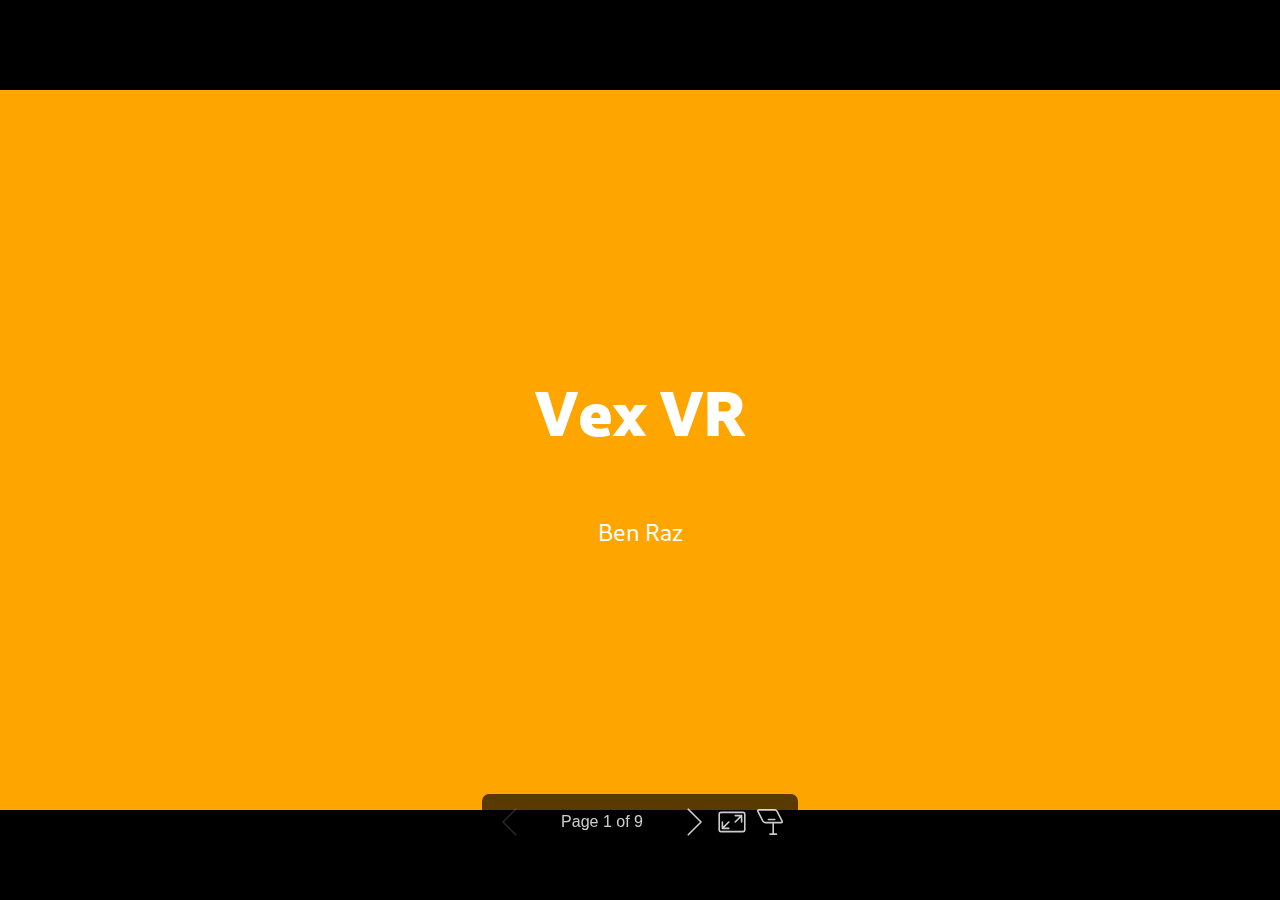
<file: .s/vexvr.html>
<!DOCTYPE html><html lang="en-US"><head><meta charset="UTF-8"><meta name="viewport" content="width=device-width,height=device-height,initial-scale=1.0"><meta name="apple-mobile-web-app-capable" content="yes"><meta http-equiv="X-UA-Compatible" content="ie=edge"><meta property="og:type" content="website"><meta name="twitter:card" content="summary"><style>@media screen{body[data-bespoke-view=""] .bespoke-marp-parent>.bespoke-marp-osc>button,body[data-bespoke-view=next] .bespoke-marp-parent>.bespoke-marp-osc>button,body[data-bespoke-view=presenter] .bespoke-marp-presenter-container .bespoke-marp-presenter-info-container button,body[data-bespoke-view=presenter] .bespoke-marp-presenter-container .bespoke-marp-presenter-note-container button{appearance:none;background-color:initial;border:0;color:inherit;cursor:pointer;font-size:inherit;opacity:.8;outline:none;padding:0;transition:opacity .2s linear;-webkit-tap-highlight-color:transparent}body[data-bespoke-view=""] .bespoke-marp-parent>.bespoke-marp-osc>button:disabled,body[data-bespoke-view=next] .bespoke-marp-parent>.bespoke-marp-osc>button:disabled,body[data-bespoke-view=presenter] .bespoke-marp-presenter-container .bespoke-marp-presenter-info-container button:disabled,body[data-bespoke-view=presenter] .bespoke-marp-presenter-container .bespoke-marp-presenter-note-container button:disabled{cursor:not-allowed;opacity:.15!important}body[data-bespoke-view=""] .bespoke-marp-parent>.bespoke-marp-osc>button:hover,body[data-bespoke-view=next] .bespoke-marp-parent>.bespoke-marp-osc>button:hover,body[data-bespoke-view=presenter] .bespoke-marp-presenter-container .bespoke-marp-presenter-info-container button:hover,body[data-bespoke-view=presenter] .bespoke-marp-presenter-container .bespoke-marp-presenter-note-container button:hover{opacity:1}body[data-bespoke-view=""] .bespoke-marp-parent>.bespoke-marp-osc>button:hover:active,body[data-bespoke-view=next] .bespoke-marp-parent>.bespoke-marp-osc>button:hover:active,body[data-bespoke-view=presenter] .bespoke-marp-presenter-container .bespoke-marp-presenter-info-container button:hover:active,body[data-bespoke-view=presenter] .bespoke-marp-presenter-container .bespoke-marp-presenter-note-container button:hover:active{opacity:.6}body[data-bespoke-view=""] .bespoke-marp-parent>.bespoke-marp-osc>button:hover:not(:disabled),body[data-bespoke-view=next] .bespoke-marp-parent>.bespoke-marp-osc>button:hover:not(:disabled),body[data-bespoke-view=presenter] .bespoke-marp-presenter-container .bespoke-marp-presenter-info-container button:hover:not(:disabled),body[data-bespoke-view=presenter] .bespoke-marp-presenter-container .bespoke-marp-presenter-note-container button:hover:not(:disabled){transition:none}body[data-bespoke-view=""] .bespoke-marp-parent>.bespoke-marp-osc>button[data-bespoke-marp-osc=prev],body[data-bespoke-view=next] .bespoke-marp-parent>.bespoke-marp-osc>button[data-bespoke-marp-osc=prev],body[data-bespoke-view=presenter] .bespoke-marp-presenter-container .bespoke-marp-presenter-info-container button.bespoke-marp-presenter-info-page-prev{background:#0000 url("[data-uri]") no-repeat 50%;background-size:contain;overflow:hidden;text-indent:100%;white-space:nowrap}body[data-bespoke-view=""] .bespoke-marp-parent>.bespoke-marp-osc>button[data-bespoke-marp-osc=next],body[data-bespoke-view=next] .bespoke-marp-parent>.bespoke-marp-osc>button[data-bespoke-marp-osc=next],body[data-bespoke-view=presenter] .bespoke-marp-presenter-container .bespoke-marp-presenter-info-container button.bespoke-marp-presenter-info-page-next{background:#0000 url("[data-uri]") no-repeat 50%;background-size:contain;overflow:hidden;text-indent:100%;white-space:nowrap}body[data-bespoke-view=""] .bespoke-marp-parent>.bespoke-marp-osc>button[data-bespoke-marp-osc=fullscreen],body[data-bespoke-view=next] .bespoke-marp-parent>.bespoke-marp-osc>button[data-bespoke-marp-osc=fullscreen]{background:#0000 url("[data-uri]") no-repeat 50%;background-size:contain;overflow:hidden;text-indent:100%;white-space:nowrap}body[data-bespoke-view=""] .bespoke-marp-parent>.bespoke-marp-osc>button.exit[data-bespoke-marp-osc=fullscreen],body[data-bespoke-view=next] .bespoke-marp-parent>.bespoke-marp-osc>button.exit[data-bespoke-marp-osc=fullscreen]{background-image:url("[data-uri]")}body[data-bespoke-view=""] .bespoke-marp-parent>.bespoke-marp-osc>button[data-bespoke-marp-osc=presenter],body[data-bespoke-view=next] .bespoke-marp-parent>.bespoke-marp-osc>button[data-bespoke-marp-osc=presenter]{background:#0000 url("[data-uri]") no-repeat 50%;background-size:contain;overflow:hidden;text-indent:100%;white-space:nowrap}body[data-bespoke-view=presenter] .bespoke-marp-presenter-container .bespoke-marp-presenter-note-container button.bespoke-marp-presenter-note-bigger{background:#0000 url("[data-uri]") no-repeat 50%;background-size:contain;overflow:hidden;text-indent:100%;white-space:nowrap}body[data-bespoke-view=presenter] .bespoke-marp-presenter-container .bespoke-marp-presenter-note-container button.bespoke-marp-presenter-note-smaller{background:#0000 url("[data-uri]") no-repeat 50%;background-size:contain;overflow:hidden;text-indent:100%;white-space:nowrap}}@keyframes __bespoke_marp_transition_reduced_outgoing__{0%{opacity:1}to{opacity:0}}@keyframes __bespoke_marp_transition_reduced_incoming__{0%{mix-blend-mode:plus-lighter;opacity:0}to{mix-blend-mode:plus-lighter;opacity:1}}.bespoke-marp-note,.bespoke-marp-osc,.bespoke-progress-parent{display:none;transition:none}@media screen{::view-transition-group(*){animation-duration:var(--marp-bespoke-transition-animation-duration,.5s);animation-timing-function:ease}::view-transition-new(*),::view-transition-old(*){animation-delay:0s;animation-direction:var(--marp-bespoke-transition-animation-direction,normal);animation-duration:var(--marp-bespoke-transition-animation-duration,.5s);animation-fill-mode:both;animation-name:var(--marp-bespoke-transition-animation-name,var(--marp-bespoke-transition-animation-name-fallback,__bespoke_marp_transition_no_animation__));mix-blend-mode:normal}::view-transition-old(*){--marp-bespoke-transition-animation-name-fallback:__bespoke_marp_transition_reduced_outgoing__;animation-timing-function:ease}::view-transition-new(*){--marp-bespoke-transition-animation-name-fallback:__bespoke_marp_transition_reduced_incoming__;animation-timing-function:ease}::view-transition-new(root),::view-transition-old(root){animation-timing-function:linear}::view-transition-new(__bespoke_marp_transition_osc__),::view-transition-old(__bespoke_marp_transition_osc__){animation-duration:0s!important;animation-name:__bespoke_marp_transition_osc__!important}::view-transition-new(__bespoke_marp_transition_osc__){opacity:0!important}.bespoke-marp-transition-warming-up::view-transition-group(*),.bespoke-marp-transition-warming-up::view-transition-new(*),.bespoke-marp-transition-warming-up::view-transition-old(*){animation-play-state:paused!important}body,html{height:100%;margin:0}body{background:#000;overflow:hidden}svg.bespoke-marp-slide{content-visibility:hidden;opacity:0;pointer-events:none;z-index:-1}svg.bespoke-marp-slide:not(.bespoke-marp-active) *{view-transition-name:none!important}svg.bespoke-marp-slide.bespoke-marp-active{content-visibility:visible;opacity:1;pointer-events:auto;z-index:0}svg.bespoke-marp-slide.bespoke-marp-active.bespoke-marp-active-ready *{animation-name:__bespoke_marp__!important}@supports not (content-visibility:hidden){svg.bespoke-marp-slide[data-bespoke-marp-load=hideable]{display:none}svg.bespoke-marp-slide[data-bespoke-marp-load=hideable].bespoke-marp-active{display:block}}}@media screen and (prefers-reduced-motion:reduce){svg.bespoke-marp-slide *{view-transition-name:none!important}}@media screen{[data-bespoke-marp-fragment=inactive]{visibility:hidden}body[data-bespoke-view=""] .bespoke-marp-parent,body[data-bespoke-view=next] .bespoke-marp-parent{inset:0;position:absolute}body[data-bespoke-view=""] .bespoke-marp-parent>.bespoke-marp-osc,body[data-bespoke-view=next] .bespoke-marp-parent>.bespoke-marp-osc{background:#000000a6;border-radius:7px;bottom:50px;color:#fff;contain:paint;display:block;font-family:Helvetica,Arial,sans-serif;font-size:16px;left:50%;line-height:0;opacity:1;padding:12px;position:absolute;touch-action:manipulation;transform:translateX(-50%);transition:opacity .2s linear;-webkit-user-select:none;user-select:none;white-space:nowrap;will-change:transform;z-index:1;view-transition-name:__bespoke_marp_transition_osc__}body[data-bespoke-view=""] .bespoke-marp-parent>.bespoke-marp-osc>*,body[data-bespoke-view=next] .bespoke-marp-parent>.bespoke-marp-osc>*{margin-left:6px}body[data-bespoke-view=""] .bespoke-marp-parent>.bespoke-marp-osc>:first-child,body[data-bespoke-view=next] .bespoke-marp-parent>.bespoke-marp-osc>:first-child{margin-left:0}body[data-bespoke-view=""] .bespoke-marp-parent>.bespoke-marp-osc>span,body[data-bespoke-view=next] .bespoke-marp-parent>.bespoke-marp-osc>span{opacity:.8}body[data-bespoke-view=""] .bespoke-marp-parent>.bespoke-marp-osc>span[data-bespoke-marp-osc=page],body[data-bespoke-view=next] .bespoke-marp-parent>.bespoke-marp-osc>span[data-bespoke-marp-osc=page]{display:inline-block;min-width:140px;text-align:center}body[data-bespoke-view=""] .bespoke-marp-parent>.bespoke-marp-osc>button[data-bespoke-marp-osc=fullscreen],body[data-bespoke-view=""] .bespoke-marp-parent>.bespoke-marp-osc>button[data-bespoke-marp-osc=next],body[data-bespoke-view=""] .bespoke-marp-parent>.bespoke-marp-osc>button[data-bespoke-marp-osc=presenter],body[data-bespoke-view=""] .bespoke-marp-parent>.bespoke-marp-osc>button[data-bespoke-marp-osc=prev],body[data-bespoke-view=next] .bespoke-marp-parent>.bespoke-marp-osc>button[data-bespoke-marp-osc=fullscreen],body[data-bespoke-view=next] .bespoke-marp-parent>.bespoke-marp-osc>button[data-bespoke-marp-osc=next],body[data-bespoke-view=next] .bespoke-marp-parent>.bespoke-marp-osc>button[data-bespoke-marp-osc=presenter],body[data-bespoke-view=next] .bespoke-marp-parent>.bespoke-marp-osc>button[data-bespoke-marp-osc=prev]{height:32px;line-height:32px;width:32px}body[data-bespoke-view=""] .bespoke-marp-parent.bespoke-marp-inactive,body[data-bespoke-view=next] .bespoke-marp-parent.bespoke-marp-inactive{cursor:none}body[data-bespoke-view=""] .bespoke-marp-parent.bespoke-marp-inactive>.bespoke-marp-osc,body[data-bespoke-view=next] .bespoke-marp-parent.bespoke-marp-inactive>.bespoke-marp-osc{opacity:0;pointer-events:none}body[data-bespoke-view=""] svg.bespoke-marp-slide,body[data-bespoke-view=next] svg.bespoke-marp-slide{height:100%;left:0;position:absolute;top:0;width:100%}body[data-bespoke-view=""] .bespoke-progress-parent{background:#222;display:flex;height:5px;width:100%}body[data-bespoke-view=""] .bespoke-progress-parent+.bespoke-marp-parent{top:5px}body[data-bespoke-view=""] .bespoke-progress-parent .bespoke-progress-bar{background:#0288d1;flex:0 0 0;transition:flex-basis .2s cubic-bezier(0,1,1,1)}body[data-bespoke-view=next]{background:#0000}body[data-bespoke-view=presenter]{background:#161616}body[data-bespoke-view=presenter] .bespoke-marp-presenter-container{display:grid;font-family:Helvetica,Arial,sans-serif;grid-template:"current dragbar next" minmax(140px,1fr) "current dragbar note" 2fr "info    dragbar note" 3em;grid-template-columns:minmax(3px,var(--bespoke-marp-presenter-split-ratio,66%)) 0 minmax(3px,1fr);height:100%;left:0;position:absolute;top:0;width:100%}body[data-bespoke-view=presenter] .bespoke-marp-presenter-container .bespoke-marp-parent{grid-area:current;overflow:hidden;position:relative}body[data-bespoke-view=presenter] .bespoke-marp-presenter-container .bespoke-marp-parent svg.bespoke-marp-slide{height:calc(100% - 40px);left:20px;pointer-events:none;position:absolute;top:20px;-webkit-user-select:none;user-select:none;width:calc(100% - 40px)}body[data-bespoke-view=presenter] .bespoke-marp-presenter-container .bespoke-marp-parent svg.bespoke-marp-slide.bespoke-marp-active{filter:drop-shadow(0 3px 10px rgba(0,0,0,.5))}body[data-bespoke-view=presenter] .bespoke-marp-presenter-container .bespoke-marp-presenter-dragbar-container{background:#0288d1;cursor:col-resize;grid-area:dragbar;margin-left:-3px;opacity:0;position:relative;transition:opacity .4s linear .1s;width:6px;z-index:10}body[data-bespoke-view=presenter] .bespoke-marp-presenter-container .bespoke-marp-presenter-dragbar-container:hover{opacity:1}body[data-bespoke-view=presenter] .bespoke-marp-presenter-container .bespoke-marp-presenter-dragbar-container.active{opacity:1;transition-delay:0s}body[data-bespoke-view=presenter] .bespoke-marp-presenter-container .bespoke-marp-presenter-next-container{background:#222;cursor:pointer;display:none;grid-area:next;overflow:hidden;position:relative}body[data-bespoke-view=presenter] .bespoke-marp-presenter-container .bespoke-marp-presenter-next-container.active{display:block}body[data-bespoke-view=presenter] .bespoke-marp-presenter-container .bespoke-marp-presenter-next-container iframe.bespoke-marp-presenter-next{background:#0000;border:0;display:block;filter:drop-shadow(0 3px 10px rgba(0,0,0,.5));height:calc(100% - 40px);left:20px;pointer-events:none;position:absolute;top:20px;-webkit-user-select:none;user-select:none;width:calc(100% - 40px)}body[data-bespoke-view=presenter] .bespoke-marp-presenter-container .bespoke-marp-presenter-note-container{background:#222;color:#eee;grid-area:note;position:relative;z-index:1}body[data-bespoke-view=presenter] .bespoke-marp-presenter-container .bespoke-marp-presenter-note-container button{height:1.5em;line-height:1.5em;width:1.5em}body[data-bespoke-view=presenter] .bespoke-marp-presenter-container .bespoke-marp-presenter-note-container .bespoke-marp-presenter-note-wrapper{display:block;inset:0;position:absolute}body[data-bespoke-view=presenter] .bespoke-marp-presenter-container .bespoke-marp-presenter-note-container .bespoke-marp-presenter-note-buttons{background:#000000a6;border-radius:4px;bottom:0;display:flex;gap:4px;margin:12px;opacity:0;padding:6px;pointer-events:none;position:absolute;right:0;transition:opacity .2s linear}body[data-bespoke-view=presenter] .bespoke-marp-presenter-container .bespoke-marp-presenter-note-container .bespoke-marp-presenter-note-buttons:focus-within,body[data-bespoke-view=presenter] .bespoke-marp-presenter-container .bespoke-marp-presenter-note-container .bespoke-marp-presenter-note-wrapper:focus-within+.bespoke-marp-presenter-note-buttons,body[data-bespoke-view=presenter] .bespoke-marp-presenter-container .bespoke-marp-presenter-note-container:hover .bespoke-marp-presenter-note-buttons{opacity:1;pointer-events:auto}body[data-bespoke-view=presenter] .bespoke-marp-presenter-container .bespoke-marp-presenter-note-container .bespoke-marp-note{box-sizing:border-box;font-size:calc(1.1em*var(--bespoke-marp-note-font-scale, 1));height:calc(100% - 40px);margin:20px;overflow:auto;padding-right:3px;white-space:pre-wrap;width:calc(100% - 40px);word-wrap:break-word;scrollbar-color:#eeeeee80 #0000;scrollbar-width:thin}body[data-bespoke-view=presenter] .bespoke-marp-presenter-container .bespoke-marp-presenter-note-container .bespoke-marp-note::-webkit-scrollbar{width:6px}body[data-bespoke-view=presenter] .bespoke-marp-presenter-container .bespoke-marp-presenter-note-container .bespoke-marp-note::-webkit-scrollbar-track{background:#0000}body[data-bespoke-view=presenter] .bespoke-marp-presenter-container .bespoke-marp-presenter-note-container .bespoke-marp-note::-webkit-scrollbar-thumb{background:#eeeeee80;border-radius:6px}body[data-bespoke-view=presenter] .bespoke-marp-presenter-container .bespoke-marp-presenter-note-container .bespoke-marp-note:empty{pointer-events:none}body[data-bespoke-view=presenter] .bespoke-marp-presenter-container .bespoke-marp-presenter-note-container .bespoke-marp-note.active{display:block}body[data-bespoke-view=presenter] .bespoke-marp-presenter-container .bespoke-marp-presenter-note-container .bespoke-marp-note p:first-child{margin-top:0}body[data-bespoke-view=presenter] .bespoke-marp-presenter-container .bespoke-marp-presenter-note-container .bespoke-marp-note p:last-child{margin-bottom:0}body[data-bespoke-view=presenter] .bespoke-marp-presenter-container .bespoke-marp-presenter-info-container{align-items:center;box-sizing:border-box;color:#eee;display:flex;flex-wrap:nowrap;grid-area:info;justify-content:center;overflow:hidden;padding:0 10px}body[data-bespoke-view=presenter] .bespoke-marp-presenter-container .bespoke-marp-presenter-info-container .bespoke-marp-presenter-info-page,body[data-bespoke-view=presenter] .bespoke-marp-presenter-container .bespoke-marp-presenter-info-container .bespoke-marp-presenter-info-time,body[data-bespoke-view=presenter] .bespoke-marp-presenter-container .bespoke-marp-presenter-info-container .bespoke-marp-presenter-info-timer{box-sizing:border-box;display:block;padding:0 10px;white-space:nowrap;width:100%}body[data-bespoke-view=presenter] .bespoke-marp-presenter-container .bespoke-marp-presenter-info-container button{height:1.5em;line-height:1.5em;width:1.5em}body[data-bespoke-view=presenter] .bespoke-marp-presenter-container .bespoke-marp-presenter-info-container .bespoke-marp-presenter-info-page{order:2;text-align:center}body[data-bespoke-view=presenter] .bespoke-marp-presenter-container .bespoke-marp-presenter-info-container .bespoke-marp-presenter-info-page .bespoke-marp-presenter-info-page-text{display:inline-block;min-width:120px;text-align:center}body[data-bespoke-view=presenter] .bespoke-marp-presenter-container .bespoke-marp-presenter-info-container .bespoke-marp-presenter-info-time{color:#999;order:1;text-align:left}body[data-bespoke-view=presenter] .bespoke-marp-presenter-container .bespoke-marp-presenter-info-container .bespoke-marp-presenter-info-timer{color:#999;order:3;text-align:right}body[data-bespoke-view=presenter] .bespoke-marp-presenter-container .bespoke-marp-presenter-info-container .bespoke-marp-presenter-info-timer:hover{cursor:pointer}}@media print{.bespoke-marp-presenter-info-container,.bespoke-marp-presenter-next-container,.bespoke-marp-presenter-note-container{display:none}}</style><style>div#\:\$p > svg > foreignObject > section{width:1280px;height:720px;box-sizing:border-box;overflow:hidden;position:relative;scroll-snap-align:center center;-webkit-text-size-adjust:100%;text-size-adjust:100%}div#\:\$p > svg > foreignObject > section::after{bottom:0;content:attr(data-marpit-pagination);padding:inherit;pointer-events:none;position:absolute;right:0}div#\:\$p > svg > foreignObject > section:not([data-marpit-pagination])::after{display:none}div#\:\$p > svg > foreignObject > section :is(h1, marp-h1){font-size:2em;margin:0.67em 0}div#\:\$p > svg > foreignObject > section video::-webkit-media-controls{will-change:transform}@page {size:1280px 720px;margin:0}@media print{html, body{background-color:#fff;margin:0;page-break-inside:avoid;break-inside:avoid-page}div#\:\$p > svg > foreignObject > section{page-break-before:always;break-before:page}div#\:\$p > svg > foreignObject > section, div#\:\$p > svg > foreignObject > section *{-webkit-print-color-adjust:exact!important;animation-delay:0s!important;animation-duration:0s!important;color-adjust:exact!important;transition:none!important}div#\:\$p > svg[data-marpit-svg]{display:block;height:100vh;width:100vw}}div#\:\$p > svg > foreignObject > :where(section){container-type:size}div#\:\$p > svg > foreignObject > section img[data-marp-twemoji]{background:transparent;height:1em;margin:0 .05em 0 .1em;vertical-align:-.1em;width:1em}div#\:\$p > svg > foreignObject > section .hljs{display:block;background:white;padding:0.5em;color:#333333;overflow-x:auto}div#\:\$p > svg > foreignObject > section .hljs-comment, div#\:\$p > svg > foreignObject > section .hljs-meta{color:#969896}div#\:\$p > svg > foreignObject > section .hljs-variable, div#\:\$p > svg > foreignObject > section .hljs-template-variable, div#\:\$p > svg > foreignObject > section .hljs-strong, div#\:\$p > svg > foreignObject > section .hljs-emphasis, div#\:\$p > svg > foreignObject > section .hljs-quote{color:#df5000}div#\:\$p > svg > foreignObject > section .hljs-keyword, div#\:\$p > svg > foreignObject > section .hljs-selector-tag, div#\:\$p > svg > foreignObject > section .hljs-type{color:#d73a49}div#\:\$p > svg > foreignObject > section .hljs-literal, div#\:\$p > svg > foreignObject > section .hljs-symbol, div#\:\$p > svg > foreignObject > section .hljs-bullet, div#\:\$p > svg > foreignObject > section .hljs-attribute{color:#0086b3}div#\:\$p > svg > foreignObject > section .hljs-section, div#\:\$p > svg > foreignObject > section .hljs-name{color:#63a35c}div#\:\$p > svg > foreignObject > section .hljs-tag{color:#333333}div#\:\$p > svg > foreignObject > section .hljs-title, div#\:\$p > svg > foreignObject > section .hljs-attr, div#\:\$p > svg > foreignObject > section .hljs-selector-id, div#\:\$p > svg > foreignObject > section .hljs-selector-class, div#\:\$p > svg > foreignObject > section .hljs-selector-attr, div#\:\$p > svg > foreignObject > section .hljs-selector-pseudo{color:#6f42c1}div#\:\$p > svg > foreignObject > section .hljs-addition{color:#55a532;background-color:#eaffea}div#\:\$p > svg > foreignObject > section .hljs-deletion{color:#bd2c00;background-color:#ffecec}div#\:\$p > svg > foreignObject > section .hljs-link{text-decoration:underline}div#\:\$p > svg > foreignObject > section .hljs-number{color:#005cc5}div#\:\$p > svg > foreignObject > section .hljs-string{color:#032f62}@font-face {font-family:"cantvf";src:url('/assets/Cantarell-VF.woff2') format('woff2')}div#\:\$p > svg > foreignObject > :where(section):not([\20 root]){--accent-color: #052;}div#\:\$p > svg > foreignObject > section a{color:var(--accent-color)}div#\:\$p > svg > foreignObject > section :is(h2, marp-h2){border-bottom:1px var(--accent-color) solid;padding-bottom:calc(var(--marpit-root-font-size, 1rem) * 1.25)}div#\:\$p > svg > foreignObject > section *{font-family:'cantvf', cantarell, system-ui, sans-serif}div#\:\$p > svg > foreignObject > section{padding:calc(var(--marpit-root-font-size, 1rem) * 2) calc(var(--marpit-root-font-size, 1rem) * 4);background-color:white}div#\:\$p > svg > foreignObject > section:has(:is(h1, marp-h1)){display:flex;align-items:center;justify-content:center;flex-direction:column;color:white;background-color:var(--accent-color)}div#\:\$p > svg > foreignObject > section:has(.bigmarker) code, div#\:\$p > svg > foreignObject > section:has(.bigmarker) code *{font-size:calc(var(--marpit-root-font-size, 1rem) * 1.75)}div#\:\$p > svg > foreignObject > section:has(.bigmarker) code div#\:\$p > svg > foreignObject > section section{--marpit-root-font-size: calc(var(--marpit-root-font-size, 1rem) * 1.75);}div#\:\$p > svg > foreignObject > section:has(:is(h1, marp-h1)) p{font-size:calc(var(--marpit-root-font-size, 1rem) * 1.5)}div#\:\$p > svg > foreignObject > section p{font-size:calc(var(--marpit-root-font-size, 1rem) * 2)}div#\:\$p > svg > foreignObject > section code, div#\:\$p > svg > foreignObject > section code *{font-family:monospace}div#\:\$p > svg > foreignObject > section :is(h1, marp-h1){font-size:calc(var(--marpit-root-font-size, 1rem) * 4)}div#\:\$p > svg > foreignObject > section :is(h2, marp-h2){font-size:calc(var(--marpit-root-font-size, 1rem) * 2)}div#\:\$p > svg > foreignObject > section :is(h1, marp-h1),div#\:\$p > svg > foreignObject > section :is(h2, marp-h2){font-weight:900}div#\:\$p > svg > foreignObject > section ul>li{font-size:calc(var(--marpit-root-font-size, 1rem) * 2);list-style-type:'> '}div#\:\$p > svg > foreignObject > section ul>li::marker{color:gray}div#\:\$p > svg > foreignObject > :where(section):not([\20 root]){--accent-color: orange
	}div#\:\$p > svg > foreignObject > section[data-marpit-advanced-background="background"]{columns:initial!important;display:block!important;padding:0!important}div#\:\$p > svg > foreignObject > section[data-marpit-advanced-background="background"]::before, div#\:\$p > svg > foreignObject > section[data-marpit-advanced-background="background"]::after, div#\:\$p > svg > foreignObject > section[data-marpit-advanced-background="content"]::before, div#\:\$p > svg > foreignObject > section[data-marpit-advanced-background="content"]::after{display:none!important}div#\:\$p > svg > foreignObject > section[data-marpit-advanced-background="background"] > div[data-marpit-advanced-background-container]{all:initial;display:flex;flex-direction:row;height:100%;overflow:hidden;width:100%}div#\:\$p > svg > foreignObject > section[data-marpit-advanced-background="background"] > div[data-marpit-advanced-background-container][data-marpit-advanced-background-direction="vertical"]{flex-direction:column}div#\:\$p > svg > foreignObject > section[data-marpit-advanced-background="background"][data-marpit-advanced-background-split] > div[data-marpit-advanced-background-container]{width:var(--marpit-advanced-background-split, 50%)}div#\:\$p > svg > foreignObject > section[data-marpit-advanced-background="background"][data-marpit-advanced-background-split="right"] > div[data-marpit-advanced-background-container]{margin-left:calc(100% - var(--marpit-advanced-background-split, 50%))}div#\:\$p > svg > foreignObject > section[data-marpit-advanced-background="background"] > div[data-marpit-advanced-background-container] > figure{all:initial;background-position:center;background-repeat:no-repeat;background-size:cover;flex:auto;margin:0}div#\:\$p > svg > foreignObject > section[data-marpit-advanced-background="background"] > div[data-marpit-advanced-background-container] > figure > figcaption{position:absolute;border:0;clip:rect(0, 0, 0, 0);height:1px;margin:-1px;overflow:hidden;padding:0;white-space:nowrap;width:1px}div#\:\$p > svg > foreignObject > section[data-marpit-advanced-background="content"], div#\:\$p > svg > foreignObject > section[data-marpit-advanced-background="pseudo"]{background:transparent!important}div#\:\$p > svg > foreignObject > section[data-marpit-advanced-background="pseudo"], div#\:\$p > svg[data-marpit-svg] > foreignObject[data-marpit-advanced-background="pseudo"]{pointer-events:none!important}div#\:\$p > svg > foreignObject > section[data-marpit-advanced-background-split]{width:100%;height:100%}
</style></head><body><div class="bespoke-marp-osc"><button data-bespoke-marp-osc="prev" tabindex="-1" title="Previous slide">Previous slide</button><span data-bespoke-marp-osc="page"></span><button data-bespoke-marp-osc="next" tabindex="-1" title="Next slide">Next slide</button><button data-bespoke-marp-osc="fullscreen" tabindex="-1" title="Toggle fullscreen (f)">Toggle fullscreen</button><button data-bespoke-marp-osc="presenter" tabindex="-1" title="Open presenter view (p)">Open presenter view</button></div><div id=":$p"><svg data-marpit-svg="" viewBox="0 0 1280 720"><foreignObject width="1280" height="720"><section id="1" data-theme="k9i8x3j9xpbtwwu5b8cu0hcv8rcyw35e92z8g2ghbgg" lang="en-US" style="--theme:k9i8x3j9xpbtwwu5b8cu0hcv8rcyw35e92z8g2ghbgg;">
<h1 id="vex-vr">Vex VR</h1>
<p>Ben Raz</p>
</section>
</foreignObject></svg><svg data-marpit-svg="" viewBox="0 0 1280 720"><foreignObject width="1280" height="720"><section id="2" data-theme="k9i8x3j9xpbtwwu5b8cu0hcv8rcyw35e92z8g2ghbgg" lang="en-US" style="--theme:k9i8x3j9xpbtwwu5b8cu0hcv8rcyw35e92z8g2ghbgg;">
<h2 id="getting-started">Getting Started</h2>
<ul>
<li>Go to <a href="https://vr.vex.com">https://vr.vex.com</a></li>
<li>Click Continue to Free</li>
<li>Go to File&gt;New Blocks Project</li>
<li>Place the turn to heading 90 degreed and drive forward for 250mm block</li>
<li>Click Play</li>
</ul>
</section>
</foreignObject></svg><svg data-marpit-svg="" viewBox="0 0 1280 720"><foreignObject width="1280" height="720"><section id="3" data-theme="k9i8x3j9xpbtwwu5b8cu0hcv8rcyw35e92z8g2ghbgg" lang="en-US" style="--theme:k9i8x3j9xpbtwwu5b8cu0hcv8rcyw35e92z8g2ghbgg;">
<h2 id="using-code-instead">Using Code Instead</h2>
<p>NOTE: Only works for if you are me because I for some reason have access to premium</p>
<ul>
<li>Go again to <a href="https://vr.vex.com">https://vr.vex.com</a></li>
<li>Click Continue to Free</li>
<li>Go to File&gt;New <strong>Text</strong> Project</li>
</ul>
</section>
</foreignObject></svg><svg data-marpit-svg="" viewBox="0 0 1280 720"><foreignObject width="1280" height="720"><section id="4" data-theme="k9i8x3j9xpbtwwu5b8cu0hcv8rcyw35e92z8g2ghbgg" lang="en-US" style="--theme:k9i8x3j9xpbtwwu5b8cu0hcv8rcyw35e92z8g2ghbgg;">
<h2 id="the-code-i-wrote">The Code I Wrote</h2>
<p>This code makes turning the machine way simpler</p>
<pre><code class="language-python"><span class="hljs-keyword">def</span> <span class="hljs-title function_">interpret_char</span>(<span class="hljs-params">c</span>):
    <span class="hljs-keyword">if</span> c == <span class="hljs-string">&#x27;r&#x27;</span>:
        drivetrain.turn_to_heading(<span class="hljs-number">90</span>,DEGREES)
        drivetrain.drive_for(FORWARD, DEFAULT_DISTANCE, MM)
    <span class="hljs-keyword">elif</span> c == <span class="hljs-string">&#x27;l&#x27;</span>:
        drivetrain.turn_to_heading(-<span class="hljs-number">90</span>, DEGREES)
        drivetrain.drive_for(FORWARD, DEFAULT_DISTANCE, MM)
    <span class="hljs-keyword">elif</span> c == <span class="hljs-string">&#x27;u&#x27;</span>:
        drivetrain.turn_to_heading(<span class="hljs-number">0</span>, DEGREES)
        drivetrain.drive_for(FORWARD, DEFAULT_DISTANCE, MM)
    <span class="hljs-keyword">elif</span> c == <span class="hljs-string">&#x27;d&#x27;</span>:
        drivetrain.turn_to_heading(<span class="hljs-number">180</span>, DEGREES)
        drivetrain.drive_for(FORWARD, DEFAULT_DISTANCE, MM)
    <span class="hljs-keyword">elif</span> c == <span class="hljs-string">&#x27;f&#x27;</span>:
        drivetrain.drive_for(FORWARD, DEFAULT_DISTANCE, MM)
    <span class="hljs-keyword">elif</span> c == <span class="hljs-string">&#x27;F&#x27;</span>:
        drivetrain.drive_for(FORWARD, DEFAULT_DISTANCE*<span class="hljs-number">2</span>, MM)
    <span class="hljs-keyword">elif</span> c == <span class="hljs-string">&#x27;b&#x27;</span>:
        drivetrain.drive_for(REVERSE, DEFAULT_DISTANCE, MM)
    <span class="hljs-keyword">else</span>:
        <span class="hljs-keyword">raise</span> Error(<span class="hljs-string">&quot;Expected one of the following: &#x27;rludfFb&#x27;&quot;</span>)
</code></pre>
</section>
</foreignObject></svg><svg data-marpit-svg="" viewBox="0 0 1280 720"><foreignObject width="1280" height="720"><section id="5" data-theme="k9i8x3j9xpbtwwu5b8cu0hcv8rcyw35e92z8g2ghbgg" lang="en-US" style="--theme:k9i8x3j9xpbtwwu5b8cu0hcv8rcyw35e92z8g2ghbgg;">
<h1 id="line-by-line">Line by Line</h1>
</section>
</foreignObject></svg><svg data-marpit-svg="" viewBox="0 0 1280 720"><foreignObject width="1280" height="720"><section id="6" data-theme="k9i8x3j9xpbtwwu5b8cu0hcv8rcyw35e92z8g2ghbgg" lang="en-US" style="--theme:k9i8x3j9xpbtwwu5b8cu0hcv8rcyw35e92z8g2ghbgg;">
<h2 id="first-line">First Line</h2>
<p><span class="bigmarker"></span></p>
<pre><code class="language-python"><span class="hljs-keyword">def</span> <span class="hljs-title function_">interpret_char</span>(<span class="hljs-params">c</span>):
</code></pre>
<ul>
<li><code>def</code> means that i am declaring something called a <em>function</em>. A function defines a piece of code that I can give a name to and reuse.</li>
<li><code>interpret_char</code> is the name of my function. Now, I am not the best at naming functions, but this name means that this function takes a <code>character</code>, which is computer speak for a letter, and interprets it.</li>
<li><code>(c):</code>: This is the thing that the function takes in. I call it <code>c</code>.</li>
</ul>
</section>
</foreignObject></svg><svg data-marpit-svg="" viewBox="0 0 1280 720"><foreignObject width="1280" height="720"><section id="7" data-theme="k9i8x3j9xpbtwwu5b8cu0hcv8rcyw35e92z8g2ghbgg" lang="en-US" style="--theme:k9i8x3j9xpbtwwu5b8cu0hcv8rcyw35e92z8g2ghbgg;">
<h2 id="second-line">Second Line</h2>
<p><span class="bigmarker"></span></p>
<pre><code class="language-python"><span class="hljs-keyword">if</span> c == <span class="hljs-string">&#x27;r&#x27;</span>:
    drivetrain.turn_to_heading(<span class="hljs-number">90</span>,DEGREES)
    drivetrain.drive_for(FORWARD, DEFAULT_DISTANCE, MM)
</code></pre>
<ul>
<li>This line checks is the character this function receives is <code>'r'</code>. R means to turn right and then go forward one. This is more or less what the code inside of the <code>if</code> statement does.</li>
</ul>
</section>
</foreignObject></svg><svg data-marpit-svg="" viewBox="0 0 1280 720"><foreignObject width="1280" height="720"><section id="8" data-theme="k9i8x3j9xpbtwwu5b8cu0hcv8rcyw35e92z8g2ghbgg" lang="en-US" style="--theme:k9i8x3j9xpbtwwu5b8cu0hcv8rcyw35e92z8g2ghbgg;">
<h2 id="rest-of-the-lines-summarized">Rest of the Lines Summarized</h2>
<ul>
<li><code>l</code> =&gt; Turn left and move one forward</li>
<li><code>u</code> =&gt; Turn upwards and move one forward</li>
<li><code>d</code> =&gt; Turn downwards and move one forward</li>
<li><code>f</code> =&gt; Move one forward</li>
<li><code>F</code> =&gt; Move <em>two</em> forwards</li>
<li><code>b</code> =&gt; Move one backwards</li>
</ul>
</section>
</foreignObject></svg><svg data-marpit-svg="" viewBox="0 0 1280 720"><foreignObject width="1280" height="720"><section id="9" data-theme="k9i8x3j9xpbtwwu5b8cu0hcv8rcyw35e92z8g2ghbgg" lang="en-US" style="--theme:k9i8x3j9xpbtwwu5b8cu0hcv8rcyw35e92z8g2ghbgg;">
<h2 id="what-this-means">What this means</h2>
<p>Instead of writing something like<br />
<span class="bigmarker"></span></p>
<pre><code class="language-python">move_forward()
move_forward()
move_leftward()
move_forward()
move_rightward()
move_forward()
</code></pre>
<p>You can write<br />
<span class="bigmarker"></span></p>
<pre><code class="language-python"><span class="hljs-comment"># Don&#x27;t worry about this line</span>
runs = <span class="hljs-keyword">lambda</span> s: [interpret_char(c) <span class="hljs-keyword">for</span> c <span class="hljs-keyword">in</span> s]

runs(<span class="hljs-string">&#x27;Flr&#x27;</span>)
</code></pre>
</section>
<script>!function(){"use strict";const t={h1:{proto:()=>HTMLHeadingElement,attrs:{role:"heading","aria-level":"1"},style:"display: block; font-size: 2em; margin-block-start: 0.67em; margin-block-end: 0.67em; margin-inline-start: 0px; margin-inline-end: 0px; font-weight: bold;"},h2:{proto:()=>HTMLHeadingElement,attrs:{role:"heading","aria-level":"2"},style:"display: block; font-size: 1.5em; margin-block-start: 0.83em; margin-block-end: 0.83em; margin-inline-start: 0px; margin-inline-end: 0px; font-weight: bold;"},h3:{proto:()=>HTMLHeadingElement,attrs:{role:"heading","aria-level":"3"},style:"display: block; font-size: 1.17em; margin-block-start: 1em; margin-block-end: 1em; margin-inline-start: 0px; margin-inline-end: 0px; font-weight: bold;"},h4:{proto:()=>HTMLHeadingElement,attrs:{role:"heading","aria-level":"4"},style:"display: block; margin-block-start: 1.33em; margin-block-end: 1.33em; margin-inline-start: 0px; margin-inline-end: 0px; font-weight: bold;"},h5:{proto:()=>HTMLHeadingElement,attrs:{role:"heading","aria-level":"5"},style:"display: block; font-size: 0.83em; margin-block-start: 1.67em; margin-block-end: 1.67em; margin-inline-start: 0px; margin-inline-end: 0px; font-weight: bold;"},h6:{proto:()=>HTMLHeadingElement,attrs:{role:"heading","aria-level":"6"},style:"display: block; font-size: 0.67em; margin-block-start: 2.33em; margin-block-end: 2.33em; margin-inline-start: 0px; margin-inline-end: 0px; font-weight: bold;"},span:{proto:()=>HTMLSpanElement},pre:{proto:()=>HTMLElement,style:"display: block; font-family: monospace; white-space: pre; margin: 1em 0; --marp-auto-scaling-white-space: pre;"}},e="data-marp-auto-scaling-wrapper",i="data-marp-auto-scaling-svg",n="data-marp-auto-scaling-container";class s extends HTMLElement{container;containerSize;containerObserver;svg;svgComputedStyle;svgPreserveAspectRatio="xMinYMid meet";wrapper;wrapperSize;wrapperObserver;constructor(){super();const t=t=>([e])=>{const{width:i,height:n}=e.contentRect;this[t]={width:i,height:n},this.updateSVGRect()};this.attachShadow({mode:"open"}),this.containerObserver=new ResizeObserver(t("containerSize")),this.wrapperObserver=new ResizeObserver(((...e)=>{t("wrapperSize")(...e),this.flushSvgDisplay()}))}static get observedAttributes(){return["data-downscale-only"]}connectedCallback(){this.shadowRoot.innerHTML=`\n<style>\n  svg[${i}] { display: block; width: 100%; height: auto; vertical-align: top; }\n  span[${n}] { display: table; white-space: var(--marp-auto-scaling-white-space, nowrap); width: max-content; }\n</style>\n<div ${e}>\n  <svg part="svg" ${i}>\n    <foreignObject><span ${n}><slot></slot></span></foreignObject>\n  </svg>\n</div>\n    `.split(/\n\s*/).join(""),this.wrapper=this.shadowRoot.querySelector(`div[${e}]`)??void 0;const t=this.svg;this.svg=this.wrapper?.querySelector(`svg[${i}]`)??void 0,this.svg!==t&&(this.svgComputedStyle=this.svg?window.getComputedStyle(this.svg):void 0),this.container=this.svg?.querySelector(`span[${n}]`)??void 0,this.observe()}disconnectedCallback(){this.svg=void 0,this.svgComputedStyle=void 0,this.wrapper=void 0,this.container=void 0,this.observe()}attributeChangedCallback(){this.observe()}flushSvgDisplay(){const{svg:t}=this;t&&(t.style.display="inline",requestAnimationFrame((()=>{t.style.display=""})))}observe(){this.containerObserver.disconnect(),this.wrapperObserver.disconnect(),this.wrapper&&this.wrapperObserver.observe(this.wrapper),this.container&&this.containerObserver.observe(this.container),this.svgComputedStyle&&this.observeSVGStyle(this.svgComputedStyle)}observeSVGStyle(t){const e=()=>{const i=(()=>{const e=t.getPropertyValue("--preserve-aspect-ratio");if(e)return e.trim();return`x${(({textAlign:t,direction:e})=>{if(t.endsWith("left"))return"Min";if(t.endsWith("right"))return"Max";if("start"===t||"end"===t){let i="rtl"===e;return"end"===t&&(i=!i),i?"Max":"Min"}return"Mid"})(t)}YMid meet`})();i!==this.svgPreserveAspectRatio&&(this.svgPreserveAspectRatio=i,this.updateSVGRect()),t===this.svgComputedStyle&&requestAnimationFrame(e)};e()}updateSVGRect(){let t=Math.ceil(this.containerSize?.width??0);const e=Math.ceil(this.containerSize?.height??0);void 0!==this.dataset.downscaleOnly&&(t=Math.max(t,this.wrapperSize?.width??0));const i=this.svg?.querySelector(":scope > foreignObject");if(i?.setAttribute("width",`${t}`),i?.setAttribute("height",`${e}`),this.svg&&(this.svg.setAttribute("viewBox",`0 0 ${t} ${e}`),this.svg.setAttribute("preserveAspectRatio",this.svgPreserveAspectRatio),this.svg.style.height=t<=0||e<=0?"0":""),this.container){const t=this.svgPreserveAspectRatio.toLowerCase();this.container.style.marginLeft=t.startsWith("xmid")||t.startsWith("xmax")?"auto":"0",this.container.style.marginRight=t.startsWith("xmi")?"auto":"0"}}}const r=(t,{attrs:e={},style:i})=>class extends t{constructor(...t){super(...t);for(const[t,i]of Object.entries(e))this.hasAttribute(t)||this.setAttribute(t,i);this._shadow()}static get observedAttributes(){return["data-auto-scaling"]}connectedCallback(){this._update()}attributeChangedCallback(){this._update()}_shadow(){if(!this.shadowRoot)try{this.attachShadow({mode:"open"})}catch(t){if(!(t instanceof Error&&"NotSupportedError"===t.name))throw t}return this.shadowRoot}_update(){const t=this._shadow();if(t){const e=i?`<style>:host { ${i} }</style>`:"";let n="<slot></slot>";const{autoScaling:s}=this.dataset;if(void 0!==s){n=`<marp-auto-scaling exportparts="svg:auto-scaling" ${"downscale-only"===s?"data-downscale-only":""}>${n}</marp-auto-scaling>`}t.innerHTML=e+n}}};let o;const a=Symbol();let l;const c="marpitSVGPolyfill:setZoomFactor,",d=Symbol(),h=Symbol();const g=()=>{const t="Apple Computer, Inc."===navigator.vendor,e=t?[u]:[],i={then:e=>(t?(async()=>{if(void 0===l){const t=document.createElement("canvas");t.width=10,t.height=10;const e=t.getContext("2d"),i=new Image(10,10),n=new Promise((t=>{i.addEventListener("load",(()=>t()))}));i.crossOrigin="anonymous",i.src="data:image/svg+xml;charset=utf8,%3Csvg%20xmlns%3D%22http%3A%2F%2Fwww.w3.org%2F2000%2Fsvg%22%20width%3D%2210%22%20height%3D%2210%22%20viewBox%3D%220%200%201%201%22%3E%3CforeignObject%20width%3D%221%22%20height%3D%221%22%20requiredExtensions%3D%22http%3A%2F%2Fwww.w3.org%2F1999%2Fxhtml%22%3E%3Cdiv%20xmlns%3D%22http%3A%2F%2Fwww.w3.org%2F1999%2Fxhtml%22%20style%3D%22width%3A%201px%3B%20height%3A%201px%3B%20background%3A%20red%3B%20position%3A%20relative%22%3E%3C%2Fdiv%3E%3C%2FforeignObject%3E%3C%2Fsvg%3E",await n,e.drawImage(i,0,0),l=e.getImageData(5,5,1,1).data[3]<128}return l})().then((t=>{null==e||e(t?[u]:[])})):null==e||e([]),i)};return Object.assign(e,i)};let p,m;function u(t){const e="object"==typeof t&&t.target||document,i="object"==typeof t?t.zoom:t;window[h]||(Object.defineProperty(window,h,{configurable:!0,value:!0}),document.body.style.zoom=1.0001,document.body.offsetHeight,document.body.style.zoom=1,window.addEventListener("message",(({data:t,origin:e})=>{if(e===window.origin)try{if(t&&"string"==typeof t&&t.startsWith(c)){const[,e]=t.split(","),i=Number.parseFloat(e);Number.isNaN(i)||(m=i)}}catch(t){console.error(t)}})));let n=!1;Array.from(e.querySelectorAll("svg[data-marpit-svg]"),(t=>{var e,s,r,o;t.style.transform||(t.style.transform="translateZ(0)");const a=i||m||t.currentScale||1;p!==a&&(p=a,n=a);const l=t.getBoundingClientRect(),{length:c}=t.children;for(let i=0;i<c;i+=1){const n=t.children[i];if(n.getScreenCTM){const t=n.getScreenCTM();if(t){const i=null!==(s=null===(e=n.x)||void 0===e?void 0:e.baseVal.value)&&void 0!==s?s:0,c=null!==(o=null===(r=n.y)||void 0===r?void 0:r.baseVal.value)&&void 0!==o?o:0,d=n.children.length;for(let e=0;e<d;e+=1){const s=n.children[e];if("SECTION"===s.tagName){const{style:e}=s;e.transformOrigin||(e.transformOrigin=`${-i}px ${-c}px`),e.transform=`scale(${a}) matrix(${t.a}, ${t.b}, ${t.c}, ${t.d}, ${t.e-l.left}, ${t.f-l.top}) translateZ(0.0001px)`;break}}}}}})),!1!==n&&Array.from(e.querySelectorAll("iframe"),(({contentWindow:t})=>{null==t||t.postMessage(`${c}${n}`,"null"===window.origin?"*":window.origin)}))}function v({once:t=!1,target:e=document}={}){const i=function(t=document){if(t[d])return t[d];let e=!0;const i=()=>{e=!1,delete t[d]};Object.defineProperty(t,d,{configurable:!0,value:i});let n=[],s=!1;(async()=>{try{n=await g()}finally{s=!0}})();const r=()=>{for(const e of n)e({target:t});s&&0===n.length||e&&window.requestAnimationFrame(r)};return r(),i}(e);return t?(i(),()=>{}):i}p=1,m=void 0;const w=Symbol(),b=(e=document)=>{if("undefined"==typeof window)throw new Error("Marp Core's browser script is valid only in browser context.");if(((e=document)=>{const i=window[a];i||customElements.define("marp-auto-scaling",s);for(const n of Object.keys(t)){const s=`marp-${n}`,a=t[n].proto();(o??(o=!!document.createElement("div",{is:"marp-auto-scaling"}).outerHTML.startsWith("<div is"),o))&&a!==HTMLElement?i||customElements.define(s,r(a,{style:t[n].style}),{extends:n}):(i||customElements.define(s,r(HTMLElement,t[n])),e.querySelectorAll(`${n}[is="${s}"]`).forEach((t=>{t.outerHTML=t.outerHTML.replace(new RegExp(`^<${n}`,"i"),`<${s}`).replace(new RegExp(`</${n}>$`,"i"),`</${s}>`)})))}window[a]=!0})(e),e[w])return e[w];const i=v({target:e}),n=()=>{i(),delete e[w]},l=Object.assign(n,{cleanup:n,update:()=>b(e)});return Object.defineProperty(e,w,{configurable:!0,value:l}),l},y=document.currentScript;b(y?y.getRootNode():document)}();
</script></foreignObject></svg></div><script>/*!! License: https://unpkg.com/@marp-team/marp-cli@4.0.3/lib/bespoke.js.LICENSE.txt */
!function(){"use strict";function e(e){return e&&e.__esModule&&Object.prototype.hasOwnProperty.call(e,"default")?e.default:e}var t,n,r=(n||(n=1,t={from:function(e,t){var n,r=1===(e.parent||e).nodeType?e.parent||e:document.querySelector(e.parent||e),o=[].filter.call("string"==typeof e.slides?r.querySelectorAll(e.slides):e.slides||r.children,(function(e){return"SCRIPT"!==e.nodeName})),a={},i=function(e,t){return(t=t||{}).index=o.indexOf(e),t.slide=e,t},s=function(e,t){a[e]=(a[e]||[]).filter((function(e){return e!==t}))},c=function(e,t){return(a[e]||[]).reduce((function(e,n){return e&&!1!==n(t)}),!0)},l=function(e,t){o[e]&&(n&&c("deactivate",i(n,t)),n=o[e],c("activate",i(n,t)))},d=function(e,t){var r=o.indexOf(n)+e;c(e>0?"next":"prev",i(n,t))&&l(r,t)},u={off:s,on:function(e,t){return(a[e]||(a[e]=[])).push(t),s.bind(null,e,t)},fire:c,slide:function(e,t){if(!arguments.length)return o.indexOf(n);c("slide",i(o[e],t))&&l(e,t)},next:d.bind(null,1),prev:d.bind(null,-1),parent:r,slides:o,destroy:function(e){c("destroy",i(n,e)),a={}}};return(t||[]).forEach((function(e){e(u)})),n||l(0),u}}),t),o=e(r);const a=document.body,i=(...e)=>history.replaceState(...e),s="",c="presenter",l="next",d=["",c,l],u="bespoke-marp-",f=`data-${u}`,m=(e,{protocol:t,host:n,pathname:r,hash:o}=location)=>{const a=e.toString();return`${t}//${n}${r}${a?"?":""}${a}${o}`},g=()=>a.dataset.bespokeView,p=e=>new URLSearchParams(location.search).get(e),v=(e,t={})=>{const n={location,setter:i,...t},r=new URLSearchParams(n.location.search);for(const t of Object.keys(e)){const n=e[t];"string"==typeof n?r.set(t,n):r.delete(t)}try{n.setter({...window.history.state??{}},"",m(r,n.location))}catch(e){console.error(e)}},h=(()=>{const e="bespoke-marp";try{return localStorage.setItem(e,e),localStorage.removeItem(e),!0}catch{return!1}})(),y=e=>{try{return localStorage.getItem(e)}catch{return null}},b=(e,t)=>{try{return localStorage.setItem(e,t),!0}catch{return!1}},w=e=>{try{return localStorage.removeItem(e),!0}catch{return!1}},x=(e,t)=>{const n="aria-hidden";t?e.setAttribute(n,"true"):e.removeAttribute(n)},k=e=>{e.parent.classList.add(`${u}parent`),e.slides.forEach((e=>e.classList.add(`${u}slide`))),e.on("activate",(t=>{const n=`${u}active`,r=t.slide,o=r.classList,a=!o.contains(n);if(e.slides.forEach((e=>{e.classList.remove(n),x(e,!0)})),o.add(n),x(r,!1),a){const e=`${n}-ready`;o.add(e),document.body.clientHeight,o.remove(e)}}))},$=e=>{let t=0,n=0;Object.defineProperty(e,"fragments",{enumerable:!0,value:e.slides.map((e=>[null,...e.querySelectorAll("[data-marpit-fragment]")]))});const r=r=>void 0!==e.fragments[t][n+r],o=(r,o)=>{t=r,n=o,e.fragments.forEach(((e,t)=>{e.forEach(((e,n)=>{if(null==e)return;const a=t<r||t===r&&n<=o;e.setAttribute(`${f}fragment`,(a?"":"in")+"active");const i=`${f}current-fragment`;t===r&&n===o?e.setAttribute(i,"current"):e.removeAttribute(i)}))})),e.fragmentIndex=o;const a={slide:e.slides[r],index:r,fragments:e.fragments[r],fragmentIndex:o};e.fire("fragment",a)};e.on("next",(({fragment:a=!0})=>{if(a){if(r(1))return o(t,n+1),!1;const a=t+1;e.fragments[a]&&o(a,0)}else{const r=e.fragments[t].length;if(n+1<r)return o(t,r-1),!1;const a=e.fragments[t+1];a&&o(t+1,a.length-1)}})),e.on("prev",(({fragment:a=!0})=>{if(r(-1)&&a)return o(t,n-1),!1;const i=t-1;e.fragments[i]&&o(i,e.fragments[i].length-1)})),e.on("slide",(({index:t,fragment:n})=>{let r=0;if(void 0!==n){const o=e.fragments[t];if(o){const{length:e}=o;r=-1===n?e-1:Math.min(Math.max(n,0),e-1)}}o(t,r)})),o(0,0)},E=document,L=()=>!(!E.fullscreenEnabled&&!E.webkitFullscreenEnabled),S=()=>!(!E.fullscreenElement&&!E.webkitFullscreenElement),P=e=>{e.fullscreen=()=>{L()&&(async()=>{S()?(E.exitFullscreen||E.webkitExitFullscreen)?.call(E):((e=E.body)=>{(e.requestFullscreen||e.webkitRequestFullscreen)?.call(e)})()})()},document.addEventListener("keydown",(t=>{"f"!==t.key&&"F11"!==t.key||t.altKey||t.ctrlKey||t.metaKey||!L()||(e.fullscreen(),t.preventDefault())}))},_=`${u}inactive`,T=(e=2e3)=>({parent:t,fire:n})=>{const r=t.classList,o=e=>n(`marp-${e?"":"in"}active`);let a;const i=()=>{a&&clearTimeout(a),a=setTimeout((()=>{r.add(_),o()}),e),r.contains(_)&&(r.remove(_),o(!0))};for(const e of["mousedown","mousemove","touchend"])document.addEventListener(e,i);setTimeout(i,0)},I=["AUDIO","BUTTON","INPUT","SELECT","TEXTAREA","VIDEO"],M=e=>{e.parent.addEventListener("keydown",(e=>{if(!e.target)return;const t=e.target;(I.includes(t.nodeName)||"true"===t.contentEditable)&&e.stopPropagation()}))},O=e=>{window.addEventListener("load",(()=>{for(const t of e.slides){const e=t.querySelector("marp-auto-scaling, [data-auto-scaling], [data-marp-fitting]");t.setAttribute(`${f}load`,e?"":"hideable")}}))},A=({interval:e=250}={})=>t=>{document.addEventListener("keydown",(e=>{if(" "===e.key&&e.shiftKey)t.prev();else if("ArrowLeft"===e.key||"ArrowUp"===e.key||"PageUp"===e.key)t.prev({fragment:!e.shiftKey});else if(" "!==e.key||e.shiftKey)if("ArrowRight"===e.key||"ArrowDown"===e.key||"PageDown"===e.key)t.next({fragment:!e.shiftKey});else if("End"===e.key)t.slide(t.slides.length-1,{fragment:-1});else{if("Home"!==e.key)return;t.slide(0)}else t.next();e.preventDefault()}));let n,r,o=0;t.parent.addEventListener("wheel",(a=>{let i=!1;const s=(e,t)=>{e&&(i=i||((e,t)=>((e,t)=>{const n="X"===t?"Width":"Height";return e[`client${n}`]<e[`scroll${n}`]})(e,t)&&((e,t)=>{const{overflow:n}=e,r=e[`overflow${t}`];return"auto"===n||"scroll"===n||"auto"===r||"scroll"===r})(getComputedStyle(e),t))(e,t)),e?.parentElement&&s(e.parentElement,t)};if(0!==a.deltaX&&s(a.target,"X"),0!==a.deltaY&&s(a.target,"Y"),i)return;a.preventDefault();const c=Math.sqrt(a.deltaX**2+a.deltaY**2);if(void 0!==a.wheelDelta){if(void 0===a.webkitForce&&Math.abs(a.wheelDelta)<40)return;if(a.deltaMode===a.DOM_DELTA_PIXEL&&c<4)return}else if(a.deltaMode===a.DOM_DELTA_PIXEL&&c<12)return;r&&clearTimeout(r),r=setTimeout((()=>{n=0}),e);const l=Date.now()-o<e,d=c<=n;if(n=c,l||d)return;let u;(a.deltaX>0||a.deltaY>0)&&(u="next"),(a.deltaX<0||a.deltaY<0)&&(u="prev"),u&&(t[u](),o=Date.now())}))},C=(e=`.${u}osc`)=>{const t=document.querySelector(e);if(!t)return()=>{};const n=(e,n)=>{t.querySelectorAll(`[${f}osc=${JSON.stringify(e)}]`).forEach(n)};return L()||n("fullscreen",(e=>e.style.display="none")),h||n("presenter",(e=>{e.disabled=!0,e.title="Presenter view is disabled due to restricted localStorage."})),e=>{t.addEventListener("click",(t=>{if(t.target instanceof HTMLElement){const{bespokeMarpOsc:n}=t.target.dataset;n&&t.target.blur();const r={fragment:!t.shiftKey};"next"===n?e.next(r):"prev"===n?e.prev(r):"fullscreen"===n?e?.fullscreen():"presenter"===n&&e.openPresenterView()}})),e.parent.appendChild(t),e.on("activate",(({index:t})=>{n("page",(n=>n.textContent=`Page ${t+1} of ${e.slides.length}`))})),e.on("fragment",(({index:t,fragments:r,fragmentIndex:o})=>{n("prev",(e=>e.disabled=0===t&&0===o)),n("next",(n=>n.disabled=t===e.slides.length-1&&o===r.length-1))})),e.on("marp-active",(()=>x(t,!1))),e.on("marp-inactive",(()=>x(t,!0))),L()&&(e=>{for(const t of["","webkit"])E.addEventListener(t+"fullscreenchange",e)})((()=>n("fullscreen",(e=>e.classList.toggle("exit",L()&&S())))))}},D=e=>{window.addEventListener("message",(t=>{if(t.origin!==window.origin)return;const[n,r]=t.data.split(":");if("navigate"===n){const[t,n]=r.split(",");let o=Number.parseInt(t,10),a=Number.parseInt(n,10)+1;a>=e.fragments[o].length&&(o+=1,a=0),e.slide(o,{fragment:a})}}))};var N,B,q,K,j,F,V,U={exports:{}},X=(N||(N=1,U.exports=(B=["area","base","br","col","command","embed","hr","img","input","keygen","link","meta","param","source","track","wbr"],q=function(e){return String(e).replace(/[&<>"']/g,(function(e){return"&"+K[e]+";"}))},K={"&":"amp","<":"lt",">":"gt",'"':"quot","'":"apos"},j="dangerouslySetInnerHTML",F={className:"class",htmlFor:"for"},V={},function(e,t){var n=[],r="";t=t||{};for(var o=arguments.length;o-- >2;)n.push(arguments[o]);if("function"==typeof e)return t.children=n.reverse(),e(t);if(e){if(r+="<"+e,t)for(var a in t)!1!==t[a]&&null!=t[a]&&a!==j&&(r+=" "+(F[a]?F[a]:q(a))+'="'+q(t[a])+'"');r+=">"}if(-1===B.indexOf(e)){if(t[j])r+=t[j].__html;else for(;n.length;){var i=n.pop();if(i)if(i.pop)for(var s=i.length;s--;)n.push(i[s]);else r+=!0===V[i]?i:q(i)}r+=e?"</"+e+">":""}return V[r]=!0,r})),U.exports),H=e(X);const R=({children:e})=>H(null,null,...e),W=`${u}presenter-`,J={container:`${W}container`,dragbar:`${W}dragbar-container`,next:`${W}next`,nextContainer:`${W}next-container`,noteContainer:`${W}note-container`,noteWrapper:`${W}note-wrapper`,noteButtons:`${W}note-buttons`,infoContainer:`${W}info-container`,infoPage:`${W}info-page`,infoPageText:`${W}info-page-text`,infoPagePrev:`${W}info-page-prev`,infoPageNext:`${W}info-page-next`,noteButtonsBigger:`${W}note-bigger`,noteButtonsSmaller:`${W}note-smaller`,infoTime:`${W}info-time`,infoTimer:`${W}info-timer`},Y=e=>{const{title:t}=document;document.title="[Presenter view]"+(t?` - ${t}`:"");const n={},r=e=>(n[e]=n[e]||document.querySelector(`.${e}`),n[e]);document.body.appendChild((e=>{const t=document.createElement("div");return t.className=J.container,t.appendChild(e),t.insertAdjacentHTML("beforeend",H(R,null,H("div",{class:J.nextContainer},H("iframe",{class:J.next,src:"?view=next"})),H("div",{class:J.dragbar}),H("div",{class:J.noteContainer},H("div",{class:J.noteWrapper}),H("div",{class:J.noteButtons},H("button",{class:J.noteButtonsSmaller,tabindex:"-1",title:"Smaller notes font size"},"Smaller notes font size"),H("button",{class:J.noteButtonsBigger,tabindex:"-1",title:"Bigger notes font size"},"Bigger notes font size"))),H("div",{class:J.infoContainer},H("div",{class:J.infoPage},H("button",{class:J.infoPagePrev,tabindex:"-1",title:"Previous"},"Previous"),H("span",{class:J.infoPageText}),H("button",{class:J.infoPageNext,tabindex:"-1",title:"Next"},"Next")),H("time",{class:J.infoTime,title:"Current time"}),H("time",{class:J.infoTimer,title:"Timer"})))),t})(e.parent)),(e=>{let t=!1;r(J.dragbar).addEventListener("mousedown",(()=>{t=!0,r(J.dragbar).classList.add("active")})),window.addEventListener("mouseup",(()=>{t=!1,r(J.dragbar).classList.remove("active")})),window.addEventListener("mousemove",(e=>{if(!t)return;const n=e.clientX/document.documentElement.clientWidth*100;r(J.container).style.setProperty("--bespoke-marp-presenter-split-ratio",`${Math.max(0,Math.min(100,n))}%`)})),r(J.nextContainer).addEventListener("click",(()=>e.next()));const n=r(J.next),o=(a=n,(e,t)=>a.contentWindow?.postMessage(`navigate:${e},${t}`,"null"===window.origin?"*":window.origin));var a;n.addEventListener("load",(()=>{r(J.nextContainer).classList.add("active"),o(e.slide(),e.fragmentIndex),e.on("fragment",(({index:e,fragmentIndex:t})=>o(e,t)))}));const i=document.querySelectorAll(".bespoke-marp-note");i.forEach((e=>{e.addEventListener("keydown",(e=>e.stopPropagation())),r(J.noteWrapper).appendChild(e)})),e.on("activate",(()=>i.forEach((t=>t.classList.toggle("active",t.dataset.index==e.slide())))));let s=0;const c=e=>{s=Math.max(-5,s+e),r(J.noteContainer).style.setProperty("--bespoke-marp-note-font-scale",(1.2**s).toFixed(4))},l=()=>c(1),d=()=>c(-1),u=r(J.noteButtonsBigger),f=r(J.noteButtonsSmaller);u.addEventListener("click",(()=>{u.blur(),l()})),f.addEventListener("click",(()=>{f.blur(),d()})),document.addEventListener("keydown",(e=>{"+"===e.key&&l(),"-"===e.key&&d()}),!0),e.on("activate",(({index:t})=>{r(J.infoPageText).textContent=`${t+1} / ${e.slides.length}`}));const m=r(J.infoPagePrev),g=r(J.infoPageNext);m.addEventListener("click",(t=>{m.blur(),e.prev({fragment:!t.shiftKey})})),g.addEventListener("click",(t=>{g.blur(),e.next({fragment:!t.shiftKey})})),e.on("fragment",(({index:t,fragments:n,fragmentIndex:r})=>{m.disabled=0===t&&0===r,g.disabled=t===e.slides.length-1&&r===n.length-1}));let p=new Date;const v=()=>{const e=new Date,t=e=>`${Math.floor(e)}`.padStart(2,"0"),n=e.getTime()-p.getTime(),o=t(n/1e3%60),a=t(n/1e3/60%60),i=t(n/36e5%24);r(J.infoTime).textContent=e.toLocaleTimeString(),r(J.infoTimer).textContent=`${i}:${a}:${o}`};v(),setInterval(v,250),r(J.infoTimer).addEventListener("click",(()=>{p=new Date}))})(e)},z=e=>{if(!(e=>e.syncKey&&"string"==typeof e.syncKey)(e))throw new Error("The current instance of Bespoke.js is invalid for Marp bespoke presenter plugin.");Object.defineProperties(e,{openPresenterView:{enumerable:!0,value:G},presenterUrl:{enumerable:!0,get:Q}}),h&&document.addEventListener("keydown",(t=>{"p"!==t.key||t.altKey||t.ctrlKey||t.metaKey||(t.preventDefault(),e.openPresenterView())}))};function G(){const{max:e,floor:t}=Math,n=e(t(.85*window.innerWidth),640),r=e(t(.85*window.innerHeight),360);return window.open(this.presenterUrl,W+this.syncKey,`width=${n},height=${r},menubar=no,toolbar=no`)}function Q(){const e=new URLSearchParams(location.search);return e.set("view","presenter"),e.set("sync",this.syncKey),m(e)}const Z=e=>{const t=g();return t===l&&e.appendChild(document.createElement("span")),{[s]:z,[c]:Y,[l]:D}[t]},ee=e=>{e.on("activate",(t=>{document.querySelectorAll(".bespoke-progress-parent > .bespoke-progress-bar").forEach((n=>{n.style.flexBasis=100*t.index/(e.slides.length-1)+"%"}))}))},te=e=>{const t=Number.parseInt(e,10);return Number.isNaN(t)?null:t},ne=(e={})=>{const t={history:!0,...e};return e=>{let n=!0;const r=e=>{const t=n;try{return n=!0,e()}finally{n=t}},o=(t={fragment:!0})=>{let n=t.fragment?te(p("f")||""):null;((t,n)=>{const{min:r,max:o}=Math,{fragments:a,slides:i}=e,s=o(0,r(t,i.length-1)),c=o(0,r(n||0,a[s].length-1));s===e.slide()&&c===e.fragmentIndex||e.slide(s,{fragment:c})})((()=>{if(location.hash){const[t]=location.hash.slice(1).split(":~:");if(/^\d+$/.test(t))return(te(t)??1)-1;const r=document.getElementById(t)||document.querySelector(`a[name="${CSS.escape(t)}"]`);if(r){const{length:t}=e.slides;for(let o=0;o<t;o+=1)if(e.slides[o].contains(r)){const t=e.fragments?.[o],a=r.closest("[data-marpit-fragment]");if(t&&a){const e=t.indexOf(a);e>=0&&(n=e)}return o}}}return 0})(),n)};e.on("fragment",(({index:e,fragmentIndex:r})=>{n||v({f:0===r||r.toString()},{location:{...location,hash:`#${e+1}`},setter:(...e)=>t.history?history.pushState(...e):history.replaceState(...e)})})),setTimeout((()=>{o(),window.addEventListener("hashchange",(()=>r((()=>{o({fragment:!1}),v({f:void 0})})))),window.addEventListener("popstate",(()=>{n||r((()=>o()))})),n=!1}),0)}},re=(e={})=>{const t=e.key||window.history.state?.marpBespokeSyncKey||Math.random().toString(36).slice(2),n=`bespoke-marp-sync-${t}`;var r;r={marpBespokeSyncKey:t},v({},{setter:(e,...t)=>i({...e,...r},...t)});const o=()=>{const e=y(n);return e?JSON.parse(e):Object.create(null)},a=e=>{const t=o(),r={...t,...e(t)};return b(n,JSON.stringify(r)),r},s=()=>{window.removeEventListener("pageshow",s),a((e=>({reference:(e.reference||0)+1})))};return e=>{s(),Object.defineProperty(e,"syncKey",{value:t,enumerable:!0});let r=!0;setTimeout((()=>{e.on("fragment",(e=>{r&&a((()=>({index:e.index,fragmentIndex:e.fragmentIndex})))}))}),0),window.addEventListener("storage",(t=>{if(t.key===n&&t.oldValue&&t.newValue){const n=JSON.parse(t.oldValue),o=JSON.parse(t.newValue);if(n.index!==o.index||n.fragmentIndex!==o.fragmentIndex)try{r=!1,e.slide(o.index,{fragment:o.fragmentIndex,forSync:!0})}finally{r=!0}}}));const i=()=>{const{reference:e}=o();void 0===e||e<=1?w(n):a((()=>({reference:e-1})))};window.addEventListener("pagehide",(e=>{e.persisted&&window.addEventListener("pageshow",s),i()})),e.on("destroy",i)}},{PI:oe,abs:ae,sqrt:ie,atan2:se}=Math,ce={passive:!0},le=({slope:e=-.7,swipeThreshold:t=30}={})=>n=>{let r;const o=n.parent,a=e=>{const t=o.getBoundingClientRect();return{x:e.pageX-(t.left+t.right)/2,y:e.pageY-(t.top+t.bottom)/2}};o.addEventListener("touchstart",(({touches:e})=>{r=1===e.length?a(e[0]):void 0}),ce),o.addEventListener("touchmove",(e=>{if(r)if(1===e.touches.length){e.preventDefault();const t=a(e.touches[0]),n=t.x-r.x,o=t.y-r.y;r.delta=ie(ae(n)**2+ae(o)**2),r.radian=se(n,o)}else r=void 0})),o.addEventListener("touchend",(o=>{if(r){if(r.delta&&r.delta>=t&&r.radian){const t=(r.radian-e+oe)%(2*oe)-oe;n[t<0?"next":"prev"](),o.stopPropagation()}r=void 0}}),ce)},de=new Map;de.clear(),de.set("none",{backward:{both:void 0,incoming:void 0,outgoing:void 0},forward:{both:void 0,incoming:void 0,outgoing:void 0}});const ue={both:"",outgoing:"outgoing-",incoming:"incoming-"},fe={forward:"",backward:"-backward"},me=e=>`--marp-bespoke-transition-animation-${e}`,ge=e=>`--marp-transition-${e}`,pe=me("name"),ve=me("duration"),he=e=>new Promise((t=>{const n={},r=document.createElement("div"),o=e=>{r.remove(),t(e)};r.addEventListener("animationstart",(()=>o(n))),Object.assign(r.style,{animationName:e,animationDuration:"1s",animationFillMode:"both",animationPlayState:"paused",position:"absolute",pointerEvents:"none"}),document.body.appendChild(r);const a=getComputedStyle(r).getPropertyValue(ge("duration"));a&&(n.defaultDuration=a),((e,t)=>{requestAnimationFrame((()=>{e.style.animationPlayState="running",requestAnimationFrame((()=>t(void 0)))}))})(r,o)})),ye=async e=>de.has(e)?de.get(e):(e=>{const t={},n=[];for(const[r,o]of Object.entries(ue))for(const[a,i]of Object.entries(fe)){const s=`marp-${o}transition${i}-${e}`;n.push(he(s).then((e=>{t[a]=t[a]||{},t[a][r]=e?{...e,name:s}:void 0})))}return Promise.all(n).then((()=>t))})(e).then((t=>(de.set(e,t),t))),be=e=>Object.values(e).flatMap(Object.values).every((e=>!e)),we=(e,{type:t,backward:n})=>{const r=e[n?"backward":"forward"],o=(()=>{const e=r[t],n=e=>({[pe]:e.name});if(e)return n(e);if(r.both){const e=n(r.both);return"incoming"===t&&(e[me("direction")]="reverse"),e}})();return!o&&n?we(e,{type:t,backward:!1}):o||{[pe]:"__bespoke_marp_transition_no_animation__"}},xe=e=>{if(e)try{const t=JSON.parse(e);if((e=>{if("object"!=typeof e)return!1;const t=e;return"string"==typeof t.name&&(void 0===t.duration||"string"==typeof t.duration)})(t))return t}catch{}},ke="_tSId",$e="_tA",Ee="bespoke-marp-transition-warming-up",Le=window.matchMedia("(prefers-reduced-motion: reduce)"),Se="__bespoke_marp_transition_reduced_outgoing__",Pe="__bespoke_marp_transition_reduced_incoming__",_e={forward:{both:void 0,incoming:{name:Pe},outgoing:{name:Se}},backward:{both:void 0,incoming:{name:Pe},outgoing:{name:Se}}},Te=e=>{if(!document.startViewTransition)return;const t=t=>(void 0!==t&&(e._tD=t),e._tD);let n;t(!1),((...e)=>{const t=[...new Set(e).values()];return Promise.all(t.map((e=>ye(e)))).then()})(...Array.from(document.querySelectorAll("section[data-transition], section[data-transition-back]")).flatMap((e=>[e.dataset.transition,e.dataset.transitionBack].flatMap((e=>{const t=xe(e);return[t?.name,t?.builtinFallback?`__builtin__${t.name}`:void 0]})).filter((e=>!!e))))).then((()=>{document.querySelectorAll("style").forEach((e=>{e.innerHTML=e.innerHTML.replace(/--marp-transition-duration:[^;}]*[;}]/g,(e=>e.slice(0,-1)+"!important"+e.slice(-1)))}))}));const r=(n,{back:r,cond:o})=>a=>{const i=t();if(i)return!!a[$e]||!("object"!=typeof i||(i.skipTransition(),!a.forSync));if(!o(a))return!0;const s=e.slides[e.slide()],c=()=>a.back??r,l="data-transition"+(c()?"-back":""),d=s.querySelector(`section[${l}]`);if(!d)return!0;const u=xe(d.getAttribute(l)??void 0);return!u||((async(e,{builtinFallback:t=!0}={})=>{let n=await ye(e);if(be(n)){if(!t)return;return n=await ye(`__builtin__${e}`),be(n)?void 0:n}return n})(u.name,{builtinFallback:u.builtinFallback}).then((e=>{if(!e){t(!0);try{n(a)}finally{t(!1)}return}let r=e;Le.matches&&(console.warn("Use a constant animation to transition because preferring reduced motion by viewer has detected."),r=_e);const o=document.getElementById(ke);o&&o.remove();const i=document.createElement("style");i.id=ke,document.head.appendChild(i),((e,t)=>{const n=[`:root{${ge("direction")}:${t.backward?-1:1};}`,":root:has(.bespoke-marp-inactive){cursor:none;}"],r=t=>{const n=e[t].both?.defaultDuration||e[t].outgoing?.defaultDuration||e[t].incoming?.defaultDuration;return"forward"===t?n:n||r("forward")},o=t.duration||r(t.backward?"backward":"forward");void 0!==o&&n.push(`::view-transition-group(*){${ve}:${o};}`);const a=e=>Object.entries(e).map((([e,t])=>`${e}:${t};`)).join("");return n.push(`::view-transition-old(root){${a(we(e,{...t,type:"outgoing"}))}}`,`::view-transition-new(root){${a(we(e,{...t,type:"incoming"}))}}`),n})(r,{backward:c(),duration:u.duration}).forEach((e=>i.sheet?.insertRule(e)));const s=document.documentElement.classList;s.add(Ee);let l=!1;const d=()=>{l||(n(a),l=!0,s.remove(Ee))},f=()=>{t(!1),i.remove(),s.remove(Ee)};try{t(!0);const e=document.startViewTransition(d);t(e),e.finished.finally(f)}catch(e){console.error(e),d(),f()}})),!1)};e.on("prev",r((t=>e.prev({...t,[$e]:!0})),{back:!0,cond:e=>e.index>0&&!((e.fragment??1)&&n.fragmentIndex>0)})),e.on("next",r((t=>e.next({...t,[$e]:!0})),{cond:t=>t.index+1<e.slides.length&&!(n.fragmentIndex+1<n.fragments.length)})),setTimeout((()=>{e.on("slide",r((t=>e.slide(t.index,{...t,[$e]:!0})),{cond:t=>{const n=e.slide();return t.index!==n&&(t.back=t.index<n,!0)}}))}),0),e.on("fragment",(e=>{n=e}))};let Ie;const Me=()=>(void 0===Ie&&(Ie="wakeLock"in navigator&&navigator.wakeLock),Ie),Oe=async()=>{const e=Me();if(e)try{return await e.request("screen")}catch(e){console.warn(e)}return null},Ae=async()=>{if(!Me())return;let e;const t=()=>{e&&"visible"===document.visibilityState&&Oe()};for(const e of["visibilitychange","fullscreenchange"])document.addEventListener(e,t);return e=await Oe(),e};((e=document.getElementById(":$p"))=>{(()=>{const e=p("view");a.dataset.bespokeView=e===l||e===c?e:""})();const t=(e=>{const t=p(e);return v({[e]:void 0}),t})("sync")||void 0;o.from(e,((...e)=>{const t=d.findIndex((e=>g()===e));return e.map((([e,n])=>e[t]&&n)).filter((e=>e))})([[1,1,0],re({key:t})],[[1,1,1],Z(e)],[[1,1,0],M],[[1,1,1],k],[[1,0,0],T()],[[1,1,1],O],[[1,1,1],ne({history:!1})],[[1,1,0],A()],[[1,1,0],P],[[1,0,0],ee],[[1,1,0],le()],[[1,0,0],C()],[[1,0,0],Te],[[1,1,1],$],[[1,1,0],Ae]))})()}();</script></body></html>
</file>
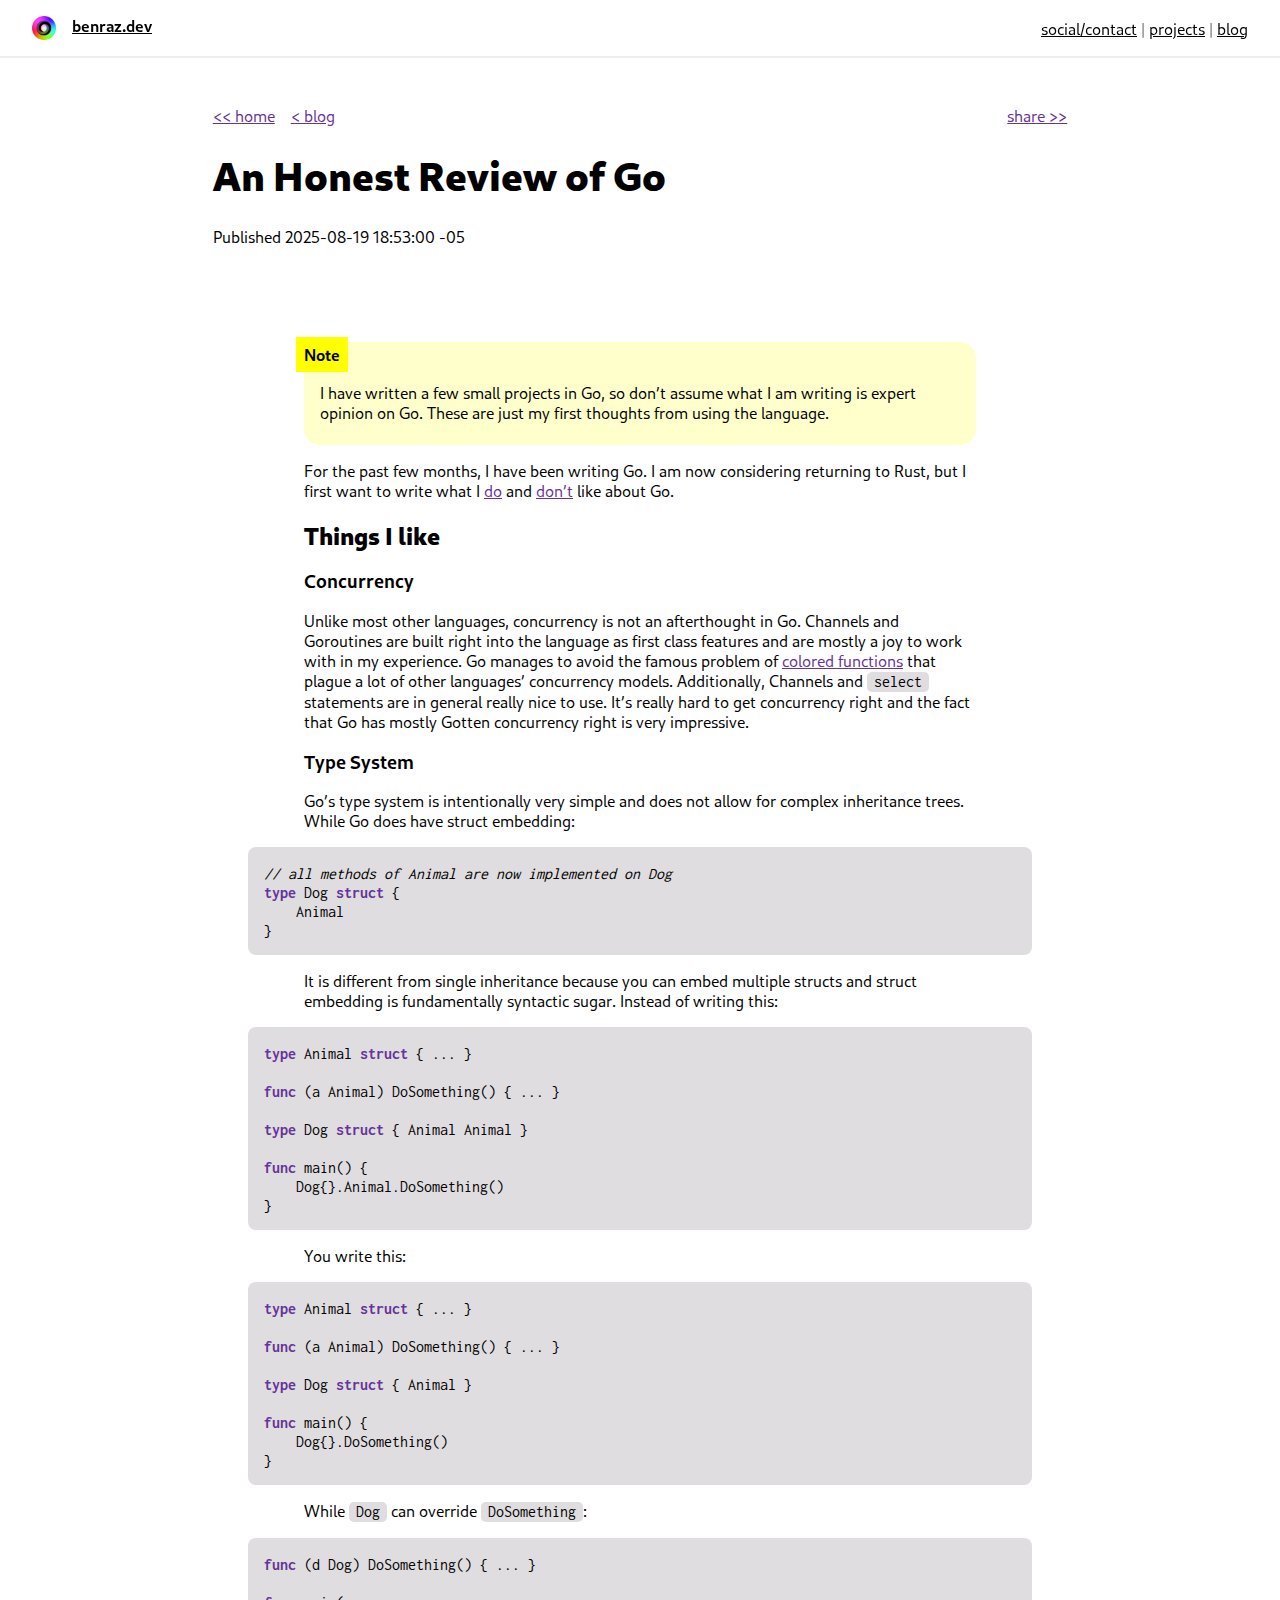
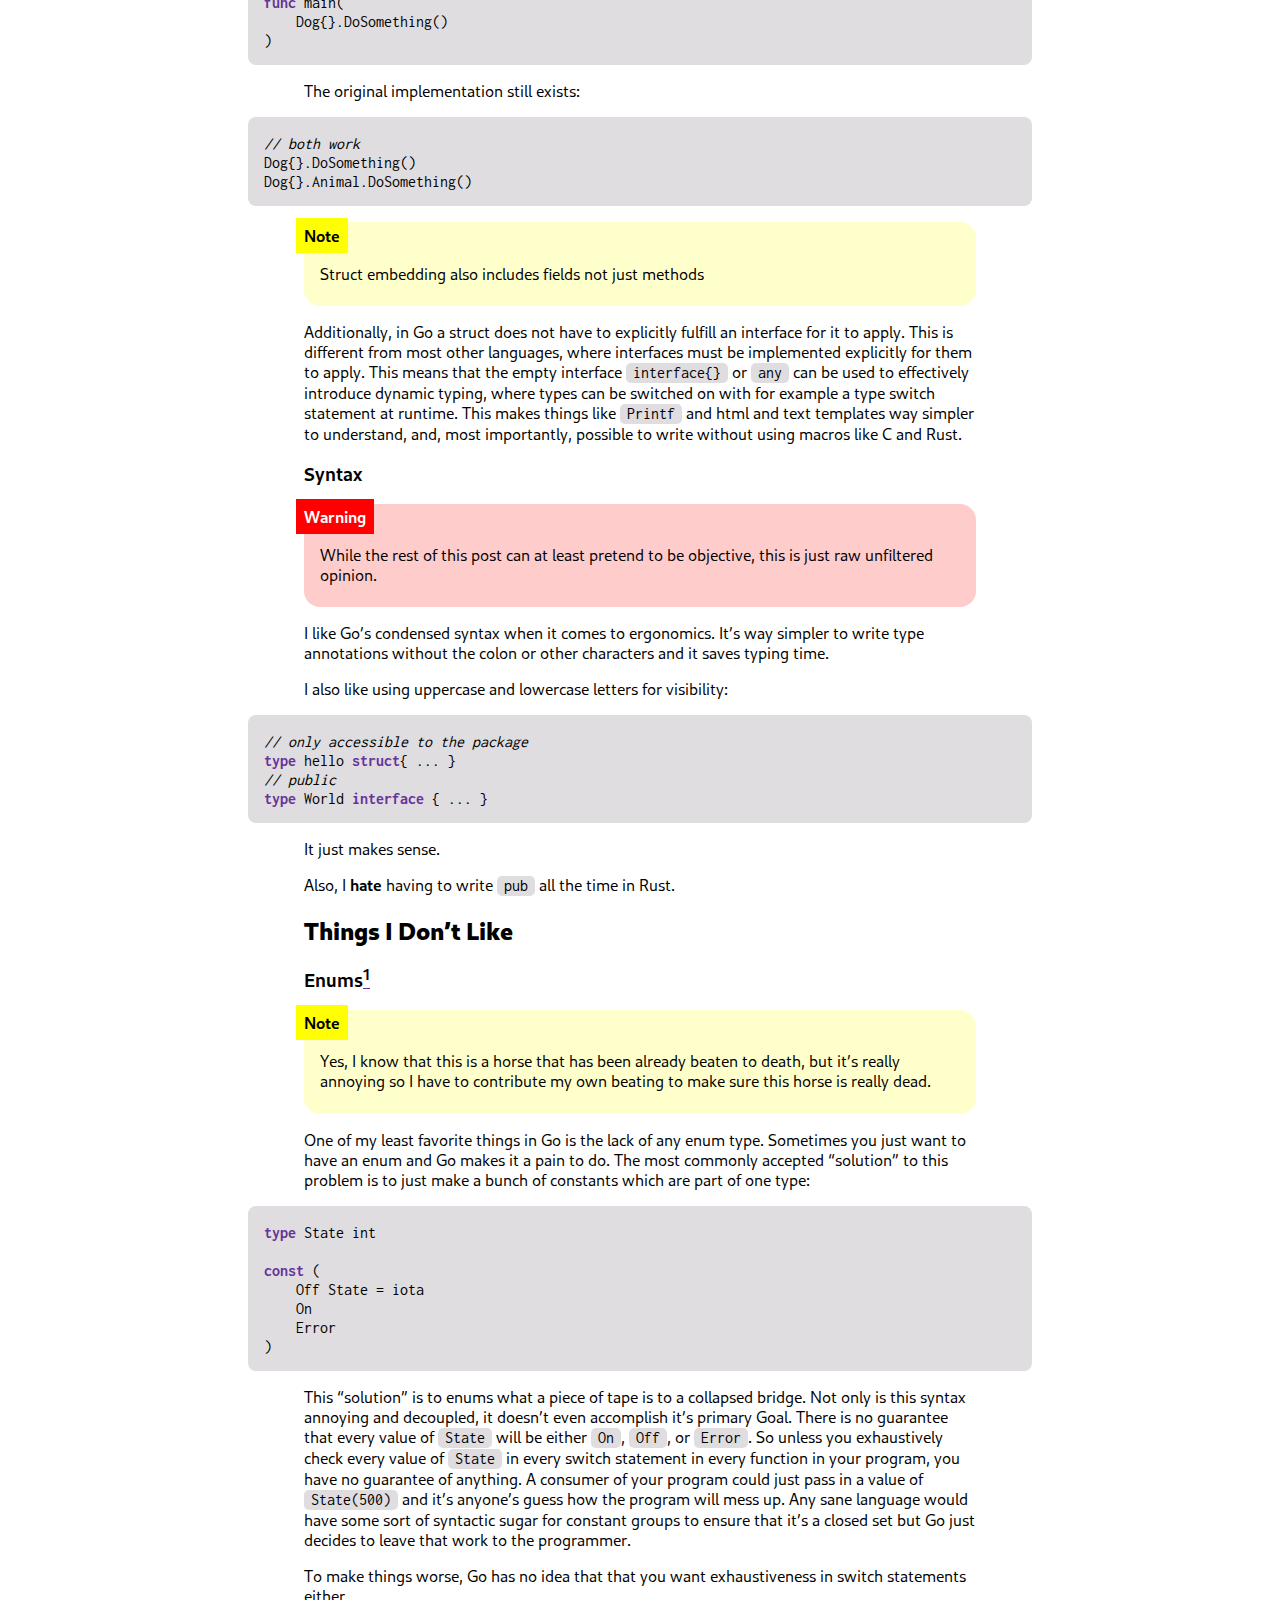
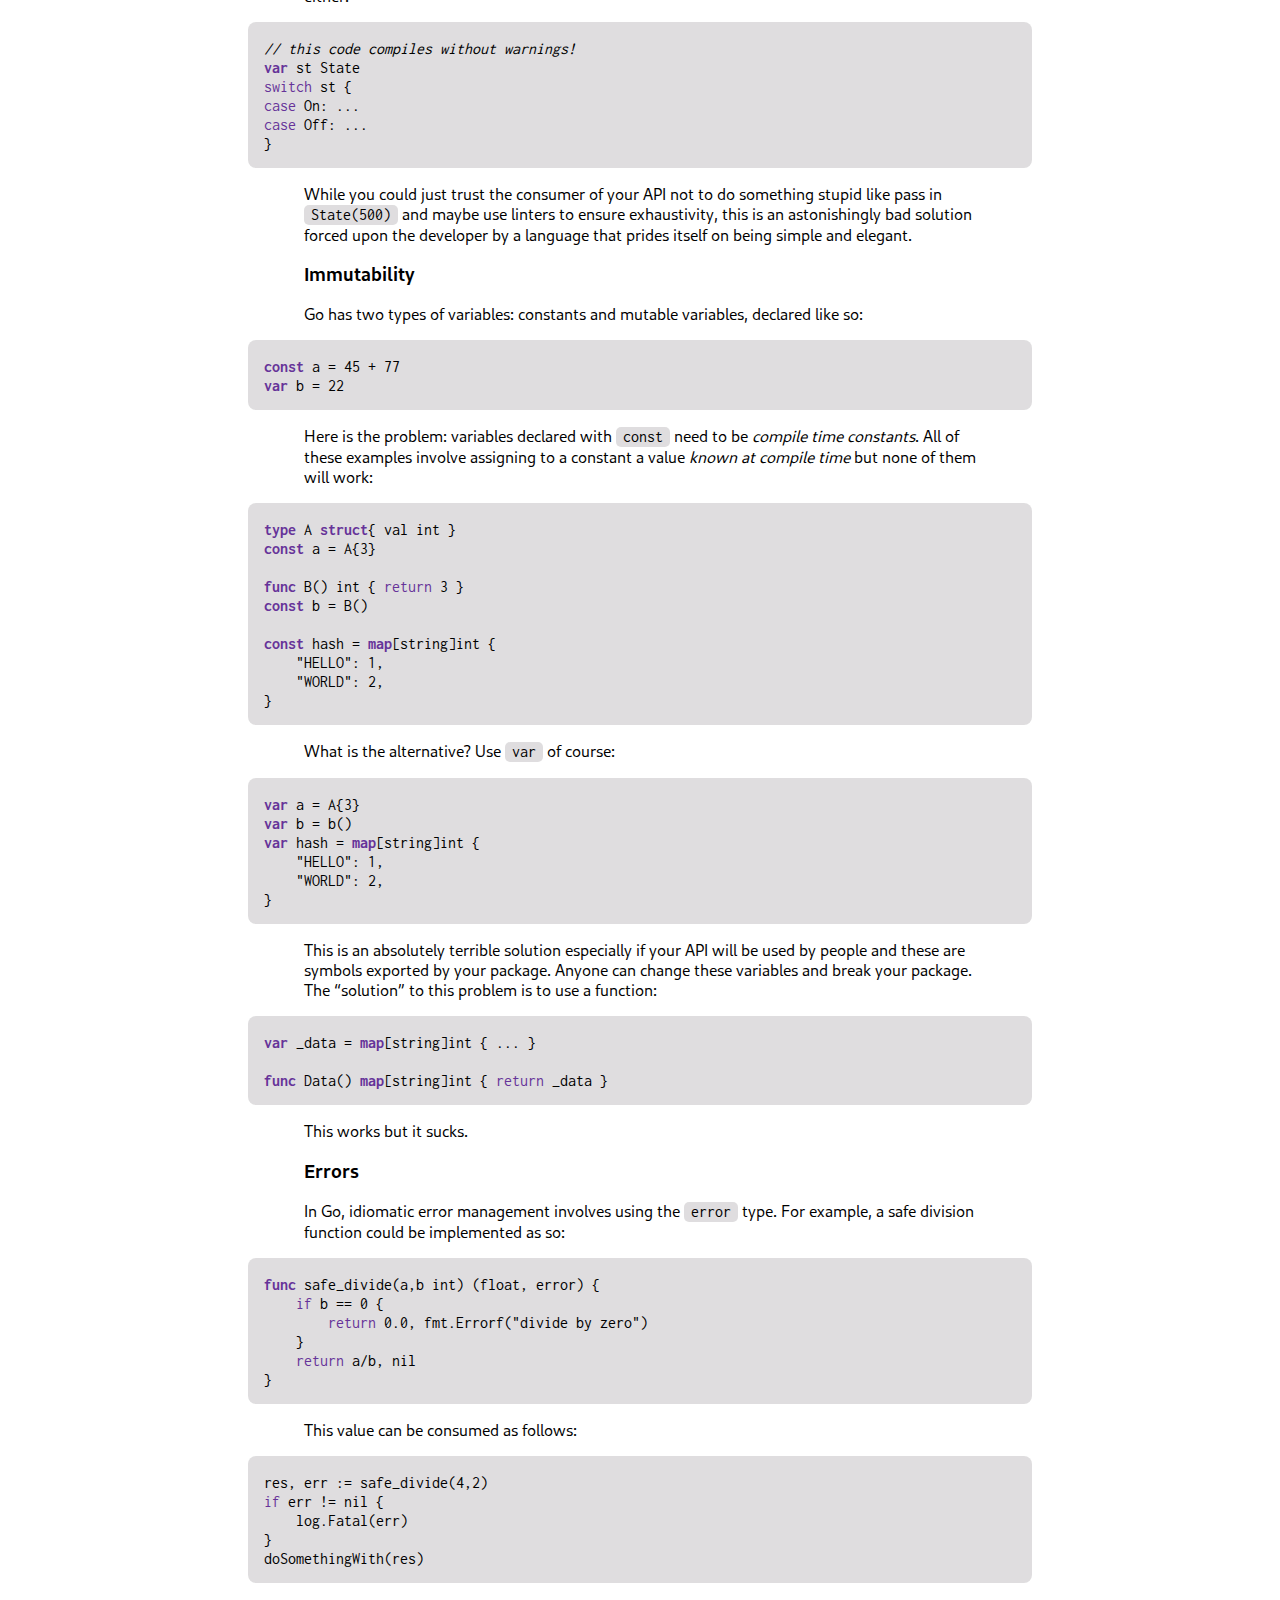
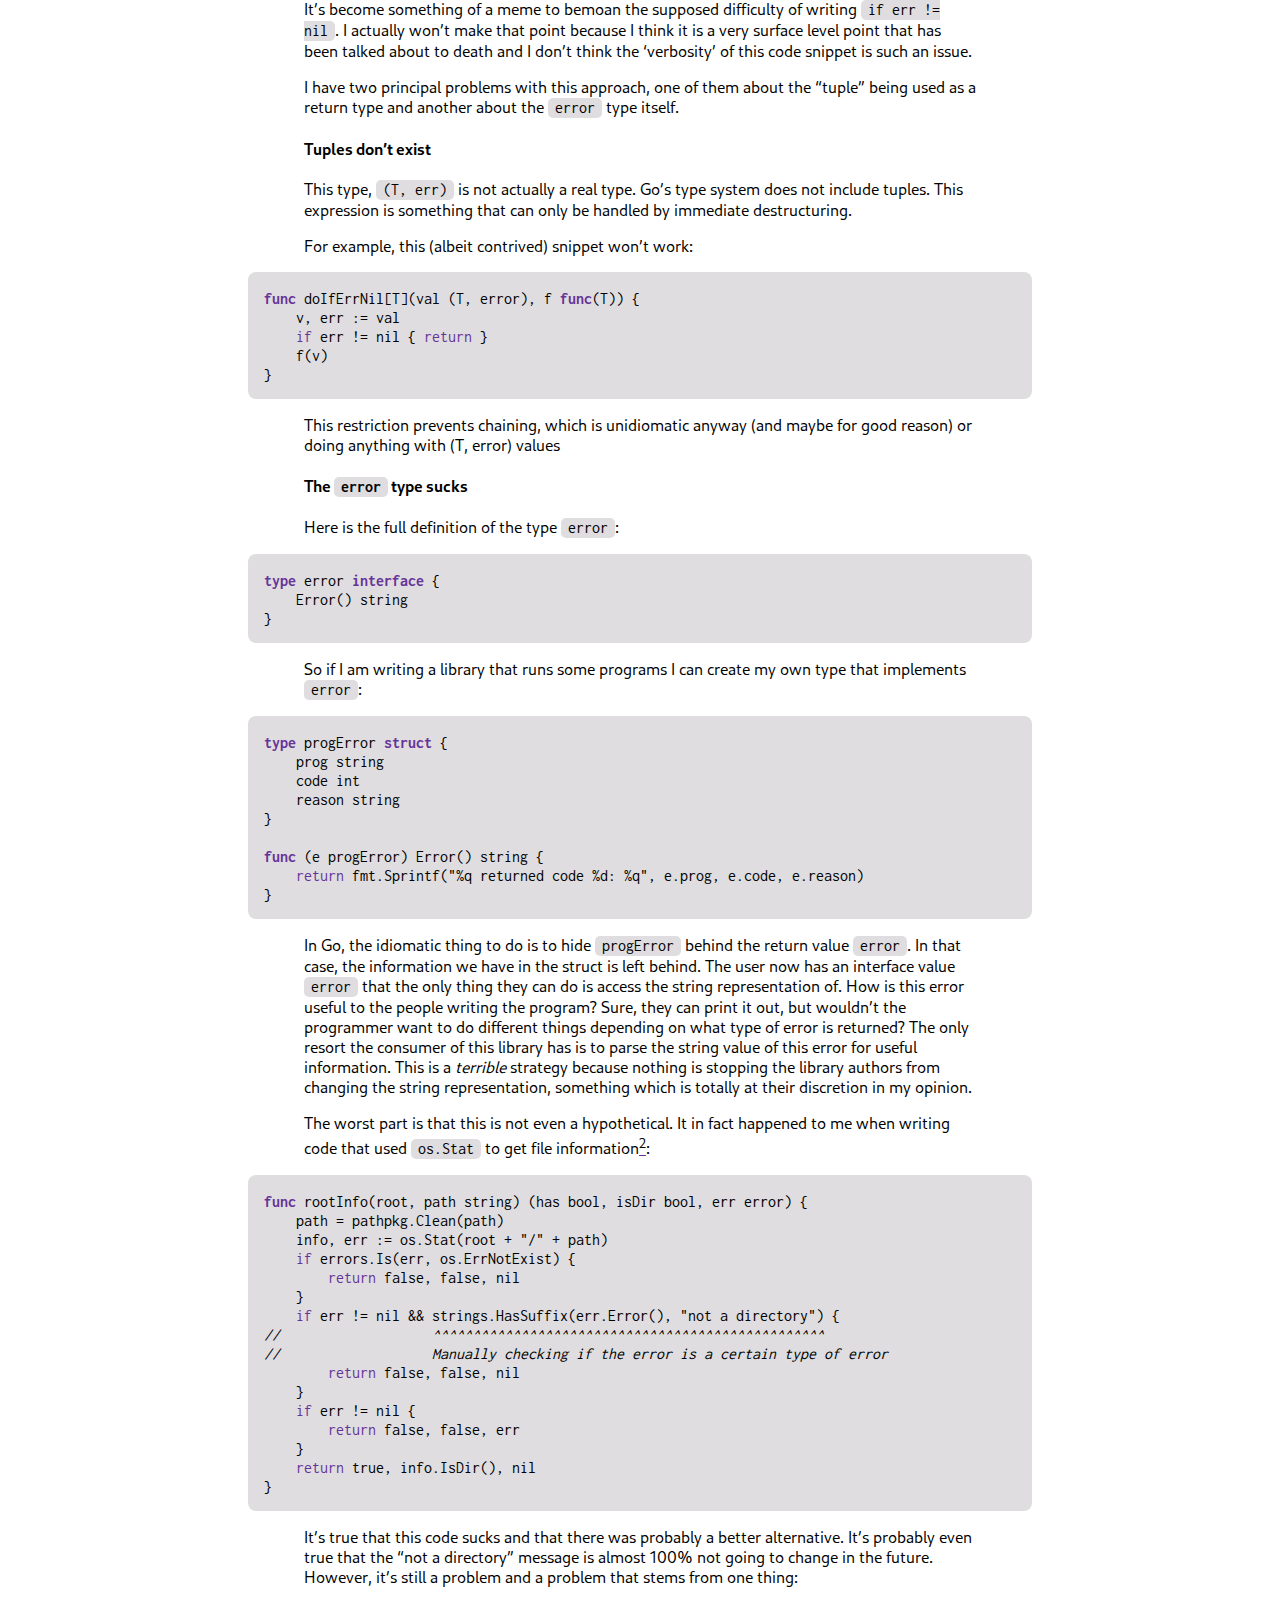
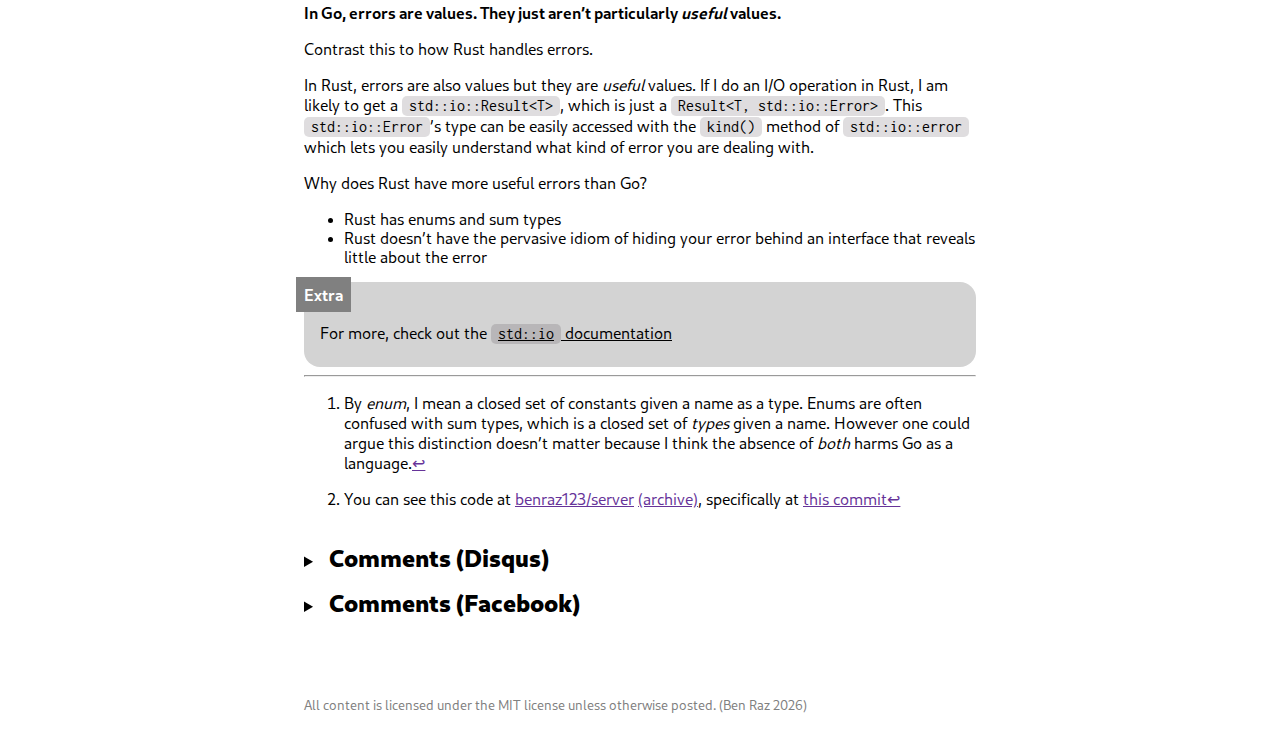
<file: blog/golang_review.html>
<!DOCTYPE html>
<html lang="en">

<head>
    <title>An Honest Review of Go - Ben Raz Blog</title>
    <meta charset="UTF-8">
    <meta name="viewport" content="width=device-width, initial-scale=1.0">
    <meta http-equiv="X-UA-Compatible" content="ie=edge">
</head>

<body blogpost >
    <div id="fb-root"></div>
    <script async defer crossorigin="anonymous"
        src="https://connect.facebook.net/en_US/sdk.js#xfbml=1&version=v21.0"></script>
    <!-- 
    Dont see youself through the eyes of someone else
    - Me 2025
    -->
    <nav>
        <a id="self-link" href="/">
            <img src="/assets/pfp.png" />
            <span id="self-link-text">benraz.dev</span>
        </a>
        <header id="nav-article-title"></header>
        <div class="links-wrapper">
            <a href="/social.html">social/contact</a>
            <span class="delim"> | </span>
            <a href="/projects.html">projects</a>
            <span class="delim"> | </span>
            <a href="/blog">blog</a>
        </div>
    </nav>

    <script defer>
        const header = document.querySelector("#blogheaders");
        console.log(header);

        function removeNavbar() {
            for (const elem of document.querySelectorAll("nav")[0].children) {
                if (elem.id != "nav-article-title") {
                    elem.style.display = "none";
                }
            }
        }

        function reenableNavbar() {
            for (const elem of document.querySelectorAll("nav")[0].children) {
                elem.style.display = "";
            }
        }


        if (window.innerWidth < 500) {
            if (document.querySelectorAll("body")[0].hasAttribute("blogpost")) {
                const nav = document.querySelectorAll("nav")[0];
                window.addEventListener("scroll", () => {
                    const header = document.querySelector("#blogheaders");
                    const nav = document.querySelectorAll("nav")[0];
                    if (window.scrollY > header.offsetTop + header.offsetHeight) {
                        removeNavbar();
                        document.querySelector("#nav-article-title").innerHTML = `<a href="/"><img src="/assets/pfp.png"/></a><span> / ${document.querySelectorAll("h1")[0].innerHTML}</span>`;
                        nav.style.justifyContent = "center";
                        nav.style.borderBottomColor = "var(--accent)";
                    }
                    if (window.scrollY < header.offsetTop + header.offsetHeight) {
                        reenableNavbar();
                        document.querySelector("#nav-article-title").innerHTML = ""
                        nav.style.justifyContent = "space-between";
                        nav.style.borderBottomColor = "";
                    }
                });
            }
        } else if (window.innerWidth > 950) {
            if (document.querySelectorAll("body")[0].hasAttribute("blogpost")) {
                window.addEventListener("scroll", () => {
                	const nav = document.querySelectorAll("nav")[0];
                    const header = document.querySelector("#blogheaders");
                    if (window.scrollY > header.offsetTop + header.offsetHeight) {
                        document.querySelector("#nav-article-title").innerHTML = document.querySelectorAll("h1")[0].innerHTML;
                        nav.style.borderBottomColor = "var(--accent)";
                    }
                    if (window.scrollY < header.offsetTop + header.offsetHeight) {
                        document.querySelector("#nav-article-title").innerHTML = ""
                        nav.style.borderBottomColor = "";
                    }
                })
            }
        }
    </script>
    <div class="main-container">
        <main>
            <header class="article-header">
                <div class="nav-links-container-container">
                    <div class="nav-links-container">
                        <a href="/">&lt;&lt; home</a><noscript class="hide">
                        </noscript>
                        <a href="/blog">&lt; blog</a>
                    </div>
                    <!--
                <div class="share-links-container">
                    <select id="share-links" onchange="location=this.value">
                        <option value="#" hidden disabled selected>Share &gt;&gt;</option>
                        <optgroup label="Twitter & Co">
                            <option value="https://x.com/intent/post?url=https://benraz.dev/blog/golang_review.html">X (Twitter) &gt;&gt;</option>
                            <option value="https://bsky.app/intent/compose?text=https://benraz.dev/blog/golang_review.html">Bluesky &gt;&gt;</option>
                            <option value="https://mastodonshare.com/?url=https://benraz.dev/blog/golang_review.html">Mastodon &gt;&gt;</option>
                        </optgroup>
                        <optgroup label="misc">
                            <option value="https://www.facebook.com/sharer/sharer.php?u=https://benraz.dev/blog/golang_review.html">FaceBook&gt;&gt;</option>
                        </optgroup>
                    </select>
                </div>
                -->
                    <a onclick="document.querySelector('#share').showModal()" href="#">share &gt;&gt;</a>
                    <dialog id="share">
                        <div class="dialog-content">
                            <header>Select a Platform</header>
                            <ul>
                                <a target="_blank" onclick="document.querySelector('#share').close()"
                                    href="https://x.com/intent/post?url=https://benraz.dev/blog/golang_review.html">
                                    <li>X (Twitter)</li>
                                </a>
                                <a target="_blank" onclick="document.querySelector('#share').close()"
                                    href="https://bsky.app/intent/compose?text=https://benraz.dev/blog/golang_review.html">
                                    <li>Bluesky</li>
                                </a>
                                <a target="_blank" onclick="document.querySelector('#share').close()"
                                    href="https://mastodonshare.com/?url=https://benraz.dev/blog/golang_review.html">
                                    <li>Mastodon</li>
                                </a>
                                <a target="_blank" onclick="document.querySelector('#share').close()"
                                    href="https://www.facebook.com/sharer/sharer.php?u=https://benraz.dev/blog/golang_review.html">
                                    <li>FaceBook</li>
                                </a>
                                <a target="_blank" onclick="document.querySelector('#share').close()"
                                    href="https://news.ycombinator.com/submitlink?u=https://benraz.dev/blog/golang_review.html">
                                    <li>Hacker News</li>
                                </a>
                            </ul>
                        </div>
                        <div class="dialog-buttons" onclick="document.querySelector('#share').close();">
                            <form method="dialog">
                                <button type="submit">Close</button>
                            </form>
                        </div>
                    </dialog>
                </div>
                <hgroup id="blogheaders">
                    <h1>An Honest Review of Go</h1>
                    <span>Published 2025-08-19 18:53:00 -05</span><br>
                                    </hgroup>
            </header>
            <div data-box="note">
            <p>NOTE:</p>
            <p>I have written a few small projects in Go, so don’t
            assume what I am writing is expert opinion on Go. These are
            just my first thoughts from using the language.</p>
            </div>
            <p>For the past few months, I have been writing Go. I am now
            considering returning to Rust, but I first want to write
            what I <a href="#like">do</a> and <a href="#hate">don’t</a>
            like about Go.</p>
            <h2 id="like">Things I like</h2>
            <h3 id="concurrency">Concurrency</h3>
            <p>Unlike most other languages, concurrency is not an
            afterthought in Go. Channels and Goroutines are built right
            into the language as first class features and are mostly a
            joy to work with in my experience. Go manages to avoid the
            famous problem of <a
            href="https://journal.stuffwithstuff.com/2015/02/01/what-color-is-your-function/">colored
            functions</a> that plague a lot of other languages’
            concurrency models. Additionally, Channels and
            <code>select</code> statements are in general really nice to
            use. It’s really hard to get concurrency right and the fact
            that Go has mostly Gotten concurrency right is very
            impressive.</p>
            <h3 id="type-system">Type System</h3>
            <p>Go’s type system is intentionally very simple and does
            not allow for complex inheritance trees. While Go does have
            struct embedding:</p>
            <div class="sourceCode" id="cb1"><pre
            class="sourceCode go"><code class="sourceCode go"><span id="cb1-1"><a href="#cb1-1" aria-hidden="true" tabindex="-1"></a><span class="co">// all methods of Animal are now implemented on Dog</span></span>
<span id="cb1-2"><a href="#cb1-2" aria-hidden="true" tabindex="-1"></a><span class="kw">type</span> Dog <span class="kw">struct</span> <span class="op">{</span></span>
<span id="cb1-3"><a href="#cb1-3" aria-hidden="true" tabindex="-1"></a>    Animal </span>
<span id="cb1-4"><a href="#cb1-4" aria-hidden="true" tabindex="-1"></a><span class="op">}</span></span></code></pre></div>
            <p>It is different from single inheritance because you can
            embed multiple structs and struct embedding is fundamentally
            syntactic sugar. Instead of writing this:</p>
            <div class="sourceCode" id="cb2"><pre
            class="sourceCode go"><code class="sourceCode go"><span id="cb2-1"><a href="#cb2-1" aria-hidden="true" tabindex="-1"></a><span class="kw">type</span> Animal <span class="kw">struct</span> <span class="op">{</span> <span class="op">...</span> <span class="op">}</span></span>
<span id="cb2-2"><a href="#cb2-2" aria-hidden="true" tabindex="-1"></a></span>
<span id="cb2-3"><a href="#cb2-3" aria-hidden="true" tabindex="-1"></a><span class="kw">func</span> <span class="op">(</span>a Animal<span class="op">)</span> DoSomething<span class="op">()</span> <span class="op">{</span> <span class="op">...</span> <span class="op">}</span></span>
<span id="cb2-4"><a href="#cb2-4" aria-hidden="true" tabindex="-1"></a></span>
<span id="cb2-5"><a href="#cb2-5" aria-hidden="true" tabindex="-1"></a><span class="kw">type</span> Dog <span class="kw">struct</span> <span class="op">{</span> Animal Animal <span class="op">}</span></span>
<span id="cb2-6"><a href="#cb2-6" aria-hidden="true" tabindex="-1"></a></span>
<span id="cb2-7"><a href="#cb2-7" aria-hidden="true" tabindex="-1"></a><span class="kw">func</span> main<span class="op">()</span> <span class="op">{</span></span>
<span id="cb2-8"><a href="#cb2-8" aria-hidden="true" tabindex="-1"></a>    Dog<span class="op">{}.</span>Animal<span class="op">.</span>DoSomething<span class="op">()</span></span>
<span id="cb2-9"><a href="#cb2-9" aria-hidden="true" tabindex="-1"></a><span class="op">}</span></span></code></pre></div>
            <p>You write this:</p>
            <div class="sourceCode" id="cb3"><pre
            class="sourceCode go"><code class="sourceCode go"><span id="cb3-1"><a href="#cb3-1" aria-hidden="true" tabindex="-1"></a><span class="kw">type</span> Animal <span class="kw">struct</span> <span class="op">{</span> <span class="op">...</span> <span class="op">}</span></span>
<span id="cb3-2"><a href="#cb3-2" aria-hidden="true" tabindex="-1"></a></span>
<span id="cb3-3"><a href="#cb3-3" aria-hidden="true" tabindex="-1"></a><span class="kw">func</span> <span class="op">(</span>a Animal<span class="op">)</span> DoSomething<span class="op">()</span> <span class="op">{</span> <span class="op">...</span> <span class="op">}</span></span>
<span id="cb3-4"><a href="#cb3-4" aria-hidden="true" tabindex="-1"></a></span>
<span id="cb3-5"><a href="#cb3-5" aria-hidden="true" tabindex="-1"></a><span class="kw">type</span> Dog <span class="kw">struct</span> <span class="op">{</span> Animal <span class="op">}</span></span>
<span id="cb3-6"><a href="#cb3-6" aria-hidden="true" tabindex="-1"></a></span>
<span id="cb3-7"><a href="#cb3-7" aria-hidden="true" tabindex="-1"></a><span class="kw">func</span> main<span class="op">()</span> <span class="op">{</span></span>
<span id="cb3-8"><a href="#cb3-8" aria-hidden="true" tabindex="-1"></a>    Dog<span class="op">{}.</span>DoSomething<span class="op">()</span></span>
<span id="cb3-9"><a href="#cb3-9" aria-hidden="true" tabindex="-1"></a><span class="op">}</span></span></code></pre></div>
            <p>While <code>Dog</code> can override
            <code>DoSomething</code>:</p>
            <div class="sourceCode" id="cb4"><pre
            class="sourceCode go"><code class="sourceCode go"><span id="cb4-1"><a href="#cb4-1" aria-hidden="true" tabindex="-1"></a><span class="kw">func</span> <span class="op">(</span>d Dog<span class="op">)</span> DoSomething<span class="op">()</span> <span class="op">{</span> <span class="op">...</span> <span class="op">}</span></span>
<span id="cb4-2"><a href="#cb4-2" aria-hidden="true" tabindex="-1"></a></span>
<span id="cb4-3"><a href="#cb4-3" aria-hidden="true" tabindex="-1"></a><span class="kw">func</span> main<span class="op">(</span> </span>
<span id="cb4-4"><a href="#cb4-4" aria-hidden="true" tabindex="-1"></a>    Dog<span class="op">{}.</span>DoSomething<span class="op">()</span> </span>
<span id="cb4-5"><a href="#cb4-5" aria-hidden="true" tabindex="-1"></a><span class="op">)</span></span></code></pre></div>
            <p>The original implementation still exists:</p>
            <div class="sourceCode" id="cb5"><pre
            class="sourceCode go"><code class="sourceCode go"><span id="cb5-1"><a href="#cb5-1" aria-hidden="true" tabindex="-1"></a><span class="co">// both work</span></span>
<span id="cb5-2"><a href="#cb5-2" aria-hidden="true" tabindex="-1"></a>Dog<span class="op">{}.</span>DoSomething<span class="op">()</span></span>
<span id="cb5-3"><a href="#cb5-3" aria-hidden="true" tabindex="-1"></a>Dog<span class="op">{}.</span>Animal<span class="op">.</span>DoSomething<span class="op">()</span> </span></code></pre></div>
            <div data-box="note">
            <p>NOTE:</p>
            <p>Struct embedding also includes fields not just
            methods</p>
            </div>
            <p>Additionally, in Go a struct does not have to explicitly
            fulfill an interface for it to apply. This is different from
            most other languages, where interfaces must be implemented
            explicitly for them to apply. This means that the empty
            interface <code>interface{}</code> or <code>any</code> can
            be used to effectively introduce dynamic typing, where types
            can be switched on with for example a type switch statement
            at runtime. This makes things like <code>Printf</code> and
            html and text templates way simpler to understand, and, most
            importantly, possible to write without using macros like C
            and Rust.</p>
            <h3 id="syntax">Syntax</h3>
            <div data-box="warning">
            <p>WARNING:</p>
            <p>While the rest of this post can at least pretend to be
            objective, this is just raw unfiltered opinion.</p>
            </div>
            <p>I like Go’s condensed syntax when it comes to ergonomics.
            It’s way simpler to write type annotations without the colon
            or other characters and it saves typing time.</p>
            <p>I also like using uppercase and lowercase letters for
            visibility:</p>
            <div class="sourceCode" id="cb6"><pre
            class="sourceCode go"><code class="sourceCode go"><span id="cb6-1"><a href="#cb6-1" aria-hidden="true" tabindex="-1"></a><span class="co">// only accessible to the package</span></span>
<span id="cb6-2"><a href="#cb6-2" aria-hidden="true" tabindex="-1"></a><span class="kw">type</span> hello <span class="kw">struct</span><span class="op">{</span> <span class="op">...</span> <span class="op">}</span></span>
<span id="cb6-3"><a href="#cb6-3" aria-hidden="true" tabindex="-1"></a><span class="co">// public</span></span>
<span id="cb6-4"><a href="#cb6-4" aria-hidden="true" tabindex="-1"></a><span class="kw">type</span> World <span class="kw">interface</span> <span class="op">{</span> <span class="op">...</span> <span class="op">}</span></span></code></pre></div>
            <p>It just makes sense.</p>
            <p>Also, I <strong>hate</strong> having to write
            <code>pub</code> all the time in Rust.</p>
            <h2 id="hate">Things I Don’t Like</h2>
            <h3 id="enums1">Enums<a href="#fn1" class="footnote-ref"
            id="fnref1" role="doc-noteref"><sup>1</sup></a></h3>
            <div data-box="note">
            <p>NOTE:</p>
            <p>Yes, I know that this is a horse that has been already
            beaten to death, but it’s really annoying so I have to
            contribute my own beating to make sure this horse is really
            dead.</p>
            </div>
            <p>One of my least favorite things in Go is the lack of any
            enum type. Sometimes you just want to have an enum and Go
            makes it a pain to do. The most commonly accepted “solution”
            to this problem is to just make a bunch of constants which
            are part of one type:</p>
            <div class="sourceCode" id="cb7"><pre
            class="sourceCode go"><code class="sourceCode go"><span id="cb7-1"><a href="#cb7-1" aria-hidden="true" tabindex="-1"></a><span class="kw">type</span> State <span class="dt">int</span></span>
<span id="cb7-2"><a href="#cb7-2" aria-hidden="true" tabindex="-1"></a></span>
<span id="cb7-3"><a href="#cb7-3" aria-hidden="true" tabindex="-1"></a><span class="kw">const</span> <span class="op">(</span></span>
<span id="cb7-4"><a href="#cb7-4" aria-hidden="true" tabindex="-1"></a>    Off State <span class="op">=</span> <span class="ot">iota</span></span>
<span id="cb7-5"><a href="#cb7-5" aria-hidden="true" tabindex="-1"></a>    On</span>
<span id="cb7-6"><a href="#cb7-6" aria-hidden="true" tabindex="-1"></a>    Error</span>
<span id="cb7-7"><a href="#cb7-7" aria-hidden="true" tabindex="-1"></a><span class="op">)</span></span></code></pre></div>
            <p>This “solution” is to enums what a piece of tape is to a
            collapsed bridge. Not only is this syntax annoying and
            decoupled, it doesn’t even accomplish it’s primary Goal.
            There is no guarantee that every value of <code>State</code>
            will be either <code>On</code>, <code>Off</code>, or
            <code>Error</code>. So unless you exhaustively check every
            value of <code>State</code> in every switch statement in
            every function in your program, you have no guarantee of
            anything. A consumer of your program could just pass in a
            value of <code>State(500)</code> and it’s anyone’s guess how
            the program will mess up. Any sane language would have some
            sort of syntactic sugar for constant groups to ensure that
            it’s a closed set but Go just decides to leave that work to
            the programmer.</p>
            <p>To make things worse, Go has no idea that that you want
            exhaustiveness in switch statements either.</p>
            <div class="sourceCode" id="cb8"><pre
            class="sourceCode go"><code class="sourceCode go"><span id="cb8-1"><a href="#cb8-1" aria-hidden="true" tabindex="-1"></a><span class="co">// this code compiles without warnings!</span></span>
<span id="cb8-2"><a href="#cb8-2" aria-hidden="true" tabindex="-1"></a><span class="kw">var</span> st State</span>
<span id="cb8-3"><a href="#cb8-3" aria-hidden="true" tabindex="-1"></a><span class="cf">switch</span> st <span class="op">{</span></span>
<span id="cb8-4"><a href="#cb8-4" aria-hidden="true" tabindex="-1"></a><span class="cf">case</span> On<span class="op">:</span> <span class="op">...</span></span>
<span id="cb8-5"><a href="#cb8-5" aria-hidden="true" tabindex="-1"></a><span class="cf">case</span> Off<span class="op">:</span> <span class="op">...</span></span>
<span id="cb8-6"><a href="#cb8-6" aria-hidden="true" tabindex="-1"></a><span class="op">}</span></span></code></pre></div>
            <p>While you could just trust the consumer of your API not
            to do something stupid like pass in <code>State(500)</code>
            and maybe use linters to ensure exhaustivity, this is an
            astonishingly bad solution forced upon the developer by a
            language that prides itself on being simple and elegant.</p>
            <h3 id="immutability">Immutability</h3>
            <p>Go has two types of variables: constants and mutable
            variables, declared like so:</p>
            <div class="sourceCode" id="cb9"><pre
            class="sourceCode go"><code class="sourceCode go"><span id="cb9-1"><a href="#cb9-1" aria-hidden="true" tabindex="-1"></a><span class="kw">const</span> a <span class="op">=</span> <span class="dv">45</span> <span class="op">+</span> <span class="dv">77</span></span>
<span id="cb9-2"><a href="#cb9-2" aria-hidden="true" tabindex="-1"></a><span class="kw">var</span> b <span class="op">=</span> <span class="dv">22</span></span></code></pre></div>
            <p>Here is the problem: variables declared with
            <code>const</code> need to be <em>compile time
            constants</em>. All of these examples involve assigning to a
            constant a value <em>known at compile time</em> but none of
            them will work:</p>
            <div class="sourceCode" id="cb10"><pre
            class="sourceCode go"><code class="sourceCode go"><span id="cb10-1"><a href="#cb10-1" aria-hidden="true" tabindex="-1"></a><span class="kw">type</span> A <span class="kw">struct</span><span class="op">{</span> val <span class="dt">int</span> <span class="op">}</span></span>
<span id="cb10-2"><a href="#cb10-2" aria-hidden="true" tabindex="-1"></a><span class="kw">const</span> a <span class="op">=</span> A<span class="op">{</span><span class="dv">3</span><span class="op">}</span></span>
<span id="cb10-3"><a href="#cb10-3" aria-hidden="true" tabindex="-1"></a></span>
<span id="cb10-4"><a href="#cb10-4" aria-hidden="true" tabindex="-1"></a><span class="kw">func</span> B<span class="op">()</span> <span class="dt">int</span> <span class="op">{</span> <span class="cf">return</span> <span class="dv">3</span> <span class="op">}</span></span>
<span id="cb10-5"><a href="#cb10-5" aria-hidden="true" tabindex="-1"></a><span class="kw">const</span> b <span class="op">=</span> B<span class="op">()</span></span>
<span id="cb10-6"><a href="#cb10-6" aria-hidden="true" tabindex="-1"></a></span>
<span id="cb10-7"><a href="#cb10-7" aria-hidden="true" tabindex="-1"></a><span class="kw">const</span> hash <span class="op">=</span> <span class="kw">map</span><span class="op">[</span><span class="dt">string</span><span class="op">]</span><span class="dt">int</span> <span class="op">{</span></span>
<span id="cb10-8"><a href="#cb10-8" aria-hidden="true" tabindex="-1"></a>    <span class="st">&quot;HELLO&quot;</span><span class="op">:</span> <span class="dv">1</span><span class="op">,</span></span>
<span id="cb10-9"><a href="#cb10-9" aria-hidden="true" tabindex="-1"></a>    <span class="st">&quot;WORLD&quot;</span><span class="op">:</span> <span class="dv">2</span><span class="op">,</span></span>
<span id="cb10-10"><a href="#cb10-10" aria-hidden="true" tabindex="-1"></a><span class="op">}</span></span></code></pre></div>
            <p>What is the alternative? Use <code>var</code> of
            course:</p>
            <div class="sourceCode" id="cb11"><pre
            class="sourceCode go"><code class="sourceCode go"><span id="cb11-1"><a href="#cb11-1" aria-hidden="true" tabindex="-1"></a><span class="kw">var</span> a <span class="op">=</span> A<span class="op">{</span><span class="dv">3</span><span class="op">}</span></span>
<span id="cb11-2"><a href="#cb11-2" aria-hidden="true" tabindex="-1"></a><span class="kw">var</span> b <span class="op">=</span> b<span class="op">()</span></span>
<span id="cb11-3"><a href="#cb11-3" aria-hidden="true" tabindex="-1"></a><span class="kw">var</span> hash <span class="op">=</span> <span class="kw">map</span><span class="op">[</span><span class="dt">string</span><span class="op">]</span><span class="dt">int</span> <span class="op">{</span></span>
<span id="cb11-4"><a href="#cb11-4" aria-hidden="true" tabindex="-1"></a>    <span class="st">&quot;HELLO&quot;</span><span class="op">:</span> <span class="dv">1</span><span class="op">,</span></span>
<span id="cb11-5"><a href="#cb11-5" aria-hidden="true" tabindex="-1"></a>    <span class="st">&quot;WORLD&quot;</span><span class="op">:</span> <span class="dv">2</span><span class="op">,</span></span>
<span id="cb11-6"><a href="#cb11-6" aria-hidden="true" tabindex="-1"></a><span class="op">}</span></span></code></pre></div>
            <p>This is an absolutely terrible solution especially if
            your API will be used by people and these are symbols
            exported by your package. Anyone can change these variables
            and break your package. The “solution” to this problem is to
            use a function:</p>
            <div class="sourceCode" id="cb12"><pre
            class="sourceCode go"><code class="sourceCode go"><span id="cb12-1"><a href="#cb12-1" aria-hidden="true" tabindex="-1"></a><span class="kw">var</span> _data <span class="op">=</span> <span class="kw">map</span><span class="op">[</span><span class="dt">string</span><span class="op">]</span><span class="dt">int</span> <span class="op">{</span> <span class="op">...</span> <span class="op">}</span></span>
<span id="cb12-2"><a href="#cb12-2" aria-hidden="true" tabindex="-1"></a></span>
<span id="cb12-3"><a href="#cb12-3" aria-hidden="true" tabindex="-1"></a><span class="kw">func</span> Data<span class="op">()</span> <span class="kw">map</span><span class="op">[</span><span class="dt">string</span><span class="op">]</span><span class="dt">int</span> <span class="op">{</span> <span class="cf">return</span> _data <span class="op">}</span></span></code></pre></div>
            <p>This works but it sucks.</p>
            <h3 id="errors">Errors</h3>
            <p>In Go, idiomatic error management involves using the
            <code>error</code> type. For example, a safe division
            function could be implemented as so:</p>
            <div class="sourceCode" id="cb13"><pre
            class="sourceCode go"><code class="sourceCode go"><span id="cb13-1"><a href="#cb13-1" aria-hidden="true" tabindex="-1"></a><span class="kw">func</span> safe_divide<span class="op">(</span>a<span class="op">,</span>b <span class="dt">int</span><span class="op">)</span> <span class="op">(</span>float<span class="op">,</span> <span class="dt">error</span><span class="op">)</span> <span class="op">{</span></span>
<span id="cb13-2"><a href="#cb13-2" aria-hidden="true" tabindex="-1"></a>    <span class="cf">if</span> b <span class="op">==</span> <span class="dv">0</span> <span class="op">{</span> </span>
<span id="cb13-3"><a href="#cb13-3" aria-hidden="true" tabindex="-1"></a>        <span class="cf">return</span> <span class="fl">0.0</span><span class="op">,</span> fmt<span class="op">.</span>Errorf<span class="op">(</span><span class="st">&quot;divide by zero&quot;</span><span class="op">)</span> </span>
<span id="cb13-4"><a href="#cb13-4" aria-hidden="true" tabindex="-1"></a>    <span class="op">}</span></span>
<span id="cb13-5"><a href="#cb13-5" aria-hidden="true" tabindex="-1"></a>    <span class="cf">return</span> a<span class="op">/</span>b<span class="op">,</span> <span class="ot">nil</span></span>
<span id="cb13-6"><a href="#cb13-6" aria-hidden="true" tabindex="-1"></a><span class="op">}</span></span></code></pre></div>
            <p>This value can be consumed as follows:</p>
            <div class="sourceCode" id="cb14"><pre
            class="sourceCode go"><code class="sourceCode go"><span id="cb14-1"><a href="#cb14-1" aria-hidden="true" tabindex="-1"></a>res<span class="op">,</span> err <span class="op">:=</span> safe_divide<span class="op">(</span><span class="dv">4</span><span class="op">,</span><span class="dv">2</span><span class="op">)</span></span>
<span id="cb14-2"><a href="#cb14-2" aria-hidden="true" tabindex="-1"></a><span class="cf">if</span> err <span class="op">!=</span> <span class="ot">nil</span> <span class="op">{</span></span>
<span id="cb14-3"><a href="#cb14-3" aria-hidden="true" tabindex="-1"></a>    log<span class="op">.</span>Fatal<span class="op">(</span>err<span class="op">)</span></span>
<span id="cb14-4"><a href="#cb14-4" aria-hidden="true" tabindex="-1"></a><span class="op">}</span></span>
<span id="cb14-5"><a href="#cb14-5" aria-hidden="true" tabindex="-1"></a>doSomethingWith<span class="op">(</span>res<span class="op">)</span></span></code></pre></div>
            <p>It’s become something of a meme to bemoan the supposed
            difficulty of writing <code>if err != nil</code>. I actually
            won’t make that point because I think it is a very surface
            level point that has been talked about to death and I don’t
            think the ‘verbosity’ of this code snippet is such an
            issue.</p>
            <p>I have two principal problems with this approach, one of
            them about the “tuple” being used as a return type and
            another about the <code>error</code> type itself.</p>
            <h4 id="tuples-dont-exist">Tuples don’t exist</h4>
            <p>This type, <code>(T, err)</code> is not actually a real
            type. Go’s type system does not include tuples. This
            expression is something that can only be handled by
            immediate destructuring.</p>
            <p>For example, this (albeit contrived) snippet won’t
            work:</p>
            <div class="sourceCode" id="cb15"><pre
            class="sourceCode go"><code class="sourceCode go"><span id="cb15-1"><a href="#cb15-1" aria-hidden="true" tabindex="-1"></a><span class="kw">func</span> doIfErrNil<span class="op">[</span>T<span class="op">](</span>val <span class="op">(</span>T<span class="op">,</span> <span class="dt">error</span><span class="op">),</span> f <span class="kw">func</span><span class="op">(</span>T<span class="op">))</span> <span class="op">{</span></span>
<span id="cb15-2"><a href="#cb15-2" aria-hidden="true" tabindex="-1"></a>    v<span class="op">,</span> err <span class="op">:=</span> val</span>
<span id="cb15-3"><a href="#cb15-3" aria-hidden="true" tabindex="-1"></a>    <span class="cf">if</span> err <span class="op">!=</span> <span class="ot">nil</span> <span class="op">{</span> <span class="cf">return</span> <span class="op">}</span></span>
<span id="cb15-4"><a href="#cb15-4" aria-hidden="true" tabindex="-1"></a>    f<span class="op">(</span>v<span class="op">)</span></span>
<span id="cb15-5"><a href="#cb15-5" aria-hidden="true" tabindex="-1"></a><span class="op">}</span></span></code></pre></div>
            <p>This restriction prevents chaining, which is unidiomatic
            anyway (and maybe for good reason) or doing anything with
            (T, error) values</p>
            <h4 id="the-error-type-sucks">The <code>error</code> type
            sucks</h4>
            <p>Here is the full definition of the type
            <code>error</code>:</p>
            <div class="sourceCode" id="cb16"><pre
            class="sourceCode go"><code class="sourceCode go"><span id="cb16-1"><a href="#cb16-1" aria-hidden="true" tabindex="-1"></a><span class="kw">type</span> <span class="dt">error</span> <span class="kw">interface</span> <span class="op">{</span></span>
<span id="cb16-2"><a href="#cb16-2" aria-hidden="true" tabindex="-1"></a>    Error<span class="op">()</span> <span class="dt">string</span></span>
<span id="cb16-3"><a href="#cb16-3" aria-hidden="true" tabindex="-1"></a><span class="op">}</span></span></code></pre></div>
            <p>So if I am writing a library that runs some programs I
            can create my own type that implements
            <code>error</code>:</p>
            <div class="sourceCode" id="cb17"><pre
            class="sourceCode go"><code class="sourceCode go"><span id="cb17-1"><a href="#cb17-1" aria-hidden="true" tabindex="-1"></a><span class="kw">type</span> progError <span class="kw">struct</span> <span class="op">{</span></span>
<span id="cb17-2"><a href="#cb17-2" aria-hidden="true" tabindex="-1"></a>    prog <span class="dt">string</span></span>
<span id="cb17-3"><a href="#cb17-3" aria-hidden="true" tabindex="-1"></a>    code <span class="dt">int</span></span>
<span id="cb17-4"><a href="#cb17-4" aria-hidden="true" tabindex="-1"></a>    reason <span class="dt">string</span></span>
<span id="cb17-5"><a href="#cb17-5" aria-hidden="true" tabindex="-1"></a><span class="op">}</span></span>
<span id="cb17-6"><a href="#cb17-6" aria-hidden="true" tabindex="-1"></a></span>
<span id="cb17-7"><a href="#cb17-7" aria-hidden="true" tabindex="-1"></a><span class="kw">func</span> <span class="op">(</span>e progError<span class="op">)</span> Error<span class="op">()</span> <span class="dt">string</span> <span class="op">{</span></span>
<span id="cb17-8"><a href="#cb17-8" aria-hidden="true" tabindex="-1"></a>    <span class="cf">return</span> fmt<span class="op">.</span>Sprintf<span class="op">(</span><span class="st">&quot;%q returned code %d: %q&quot;</span><span class="op">,</span> e<span class="op">.</span>prog<span class="op">,</span> e<span class="op">.</span>code<span class="op">,</span> e<span class="op">.</span>reason<span class="op">)</span></span>
<span id="cb17-9"><a href="#cb17-9" aria-hidden="true" tabindex="-1"></a><span class="op">}</span></span></code></pre></div>
            <p>In Go, the idiomatic thing to do is to hide
            <code>progError</code> behind the return value
            <code>error</code>. In that case, the information we have in
            the struct is left behind. The user now has an interface
            value <code>error</code> that the only thing they can do is
            access the string representation of. How is this error
            useful to the people writing the program? Sure, they can
            print it out, but wouldn’t the programmer want to do
            different things depending on what type of error is
            returned? The only resort the consumer of this library has
            is to parse the string value of this error for useful
            information. This is a <em>terrible</em> strategy because
            nothing is stopping the library authors from changing the
            string representation, something which is totally at their
            discretion in my opinion.</p>
            <p>The worst part is that this is not even a hypothetical.
            It in fact happened to me when writing code that used
            <code>os.Stat</code> to get file information<a href="#fn2"
            class="footnote-ref" id="fnref2"
            role="doc-noteref"><sup>2</sup></a>:</p>
            <div class="sourceCode" id="cb18"><pre
            class="sourceCode go"><code class="sourceCode go"><span id="cb18-1"><a href="#cb18-1" aria-hidden="true" tabindex="-1"></a><span class="kw">func</span> rootInfo<span class="op">(</span>root<span class="op">,</span> path <span class="dt">string</span><span class="op">)</span> <span class="op">(</span>has <span class="dt">bool</span><span class="op">,</span> isDir <span class="dt">bool</span><span class="op">,</span> err <span class="dt">error</span><span class="op">)</span> <span class="op">{</span></span>
<span id="cb18-2"><a href="#cb18-2" aria-hidden="true" tabindex="-1"></a>    path <span class="op">=</span> pathpkg<span class="op">.</span>Clean<span class="op">(</span>path<span class="op">)</span></span>
<span id="cb18-3"><a href="#cb18-3" aria-hidden="true" tabindex="-1"></a>    info<span class="op">,</span> err <span class="op">:=</span> os<span class="op">.</span>Stat<span class="op">(</span>root <span class="op">+</span> <span class="st">&quot;/&quot;</span> <span class="op">+</span> path<span class="op">)</span></span>
<span id="cb18-4"><a href="#cb18-4" aria-hidden="true" tabindex="-1"></a>    <span class="cf">if</span> errors<span class="op">.</span>Is<span class="op">(</span>err<span class="op">,</span> os<span class="op">.</span>ErrNotExist<span class="op">)</span> <span class="op">{</span></span>
<span id="cb18-5"><a href="#cb18-5" aria-hidden="true" tabindex="-1"></a>        <span class="cf">return</span> <span class="ot">false</span><span class="op">,</span> <span class="ot">false</span><span class="op">,</span> <span class="ot">nil</span></span>
<span id="cb18-6"><a href="#cb18-6" aria-hidden="true" tabindex="-1"></a>    <span class="op">}</span></span>
<span id="cb18-7"><a href="#cb18-7" aria-hidden="true" tabindex="-1"></a>    <span class="cf">if</span> err <span class="op">!=</span> <span class="ot">nil</span> <span class="op">&amp;&amp;</span> strings<span class="op">.</span>HasSuffix<span class="op">(</span>err<span class="op">.</span>Error<span class="op">(),</span> <span class="st">&quot;not a directory&quot;</span><span class="op">)</span> <span class="op">{</span></span>
<span id="cb18-8"><a href="#cb18-8" aria-hidden="true" tabindex="-1"></a><span class="co">//                   ^^^^^^^^^^^^^^^^^^^^^^^^^^^^^^^^^^^^^^^^^^^^^^^^^</span></span>
<span id="cb18-9"><a href="#cb18-9" aria-hidden="true" tabindex="-1"></a><span class="co">//                   Manually checking if the error is a certain type of error</span></span>
<span id="cb18-10"><a href="#cb18-10" aria-hidden="true" tabindex="-1"></a>        <span class="cf">return</span> <span class="ot">false</span><span class="op">,</span> <span class="ot">false</span><span class="op">,</span> <span class="ot">nil</span></span>
<span id="cb18-11"><a href="#cb18-11" aria-hidden="true" tabindex="-1"></a>    <span class="op">}</span></span>
<span id="cb18-12"><a href="#cb18-12" aria-hidden="true" tabindex="-1"></a>    <span class="cf">if</span> err <span class="op">!=</span> <span class="ot">nil</span> <span class="op">{</span></span>
<span id="cb18-13"><a href="#cb18-13" aria-hidden="true" tabindex="-1"></a>        <span class="cf">return</span> <span class="ot">false</span><span class="op">,</span> <span class="ot">false</span><span class="op">,</span> err</span>
<span id="cb18-14"><a href="#cb18-14" aria-hidden="true" tabindex="-1"></a>    <span class="op">}</span></span>
<span id="cb18-15"><a href="#cb18-15" aria-hidden="true" tabindex="-1"></a>    <span class="cf">return</span> <span class="ot">true</span><span class="op">,</span> info<span class="op">.</span>IsDir<span class="op">(),</span> <span class="ot">nil</span></span>
<span id="cb18-16"><a href="#cb18-16" aria-hidden="true" tabindex="-1"></a><span class="op">}</span></span></code></pre></div>
            <p>It’s true that this code sucks and that there was
            probably a better alternative. It’s probably even true that
            the “not a directory” message is almost 100% not going to
            change in the future. However, it’s still a problem and a
            problem that stems from one thing:</p>
            <p><strong>In Go, errors are values. They just aren’t
            particularly <em>useful</em> values.</strong></p>
            <p>Contrast this to how Rust handles errors.</p>
            <p>In Rust, errors are also values but they are
            <em>useful</em> values. If I do an I/O operation in Rust, I
            am likely to get a <code>std::io::Result&lt;T&gt;</code>,
            which is just a
            <code>Result&lt;T, std::io::Error&gt;</code>. This
            <code>std::io::Error</code>’s type can be easily accessed
            with the <code>kind()</code> method of
            <code>std::io::error</code> which lets you easily understand
            what kind of error you are dealing with.</p>
            <p>Why does Rust have more useful errors than Go?</p>
            <ul>
            <li>Rust has enums and sum types</li>
            <li>Rust doesn’t have the pervasive idiom of hiding your
            error behind an interface that reveals little about the
            error</li>
            </ul>
            <div data-box="extra">
            <p>EXTRA:</p>
            <p>For more, check out the <a
            href="https://doc.rust-lang.org/std/io/struct.Error.html#method.kind"><code>std::io</code>
            documentation</a></p>
            </div>
            <section id="footnotes"
            class="footnotes footnotes-end-of-document"
            role="doc-endnotes">
            <hr />
            <ol>
            <li id="fn1"><p>By <em>enum</em>, I mean a closed set of
            constants given a name as a type. Enums are often confused
            with sum types, which is a closed set of <em>types</em>
            given a name. However one could argue this distinction
            doesn’t matter because I think the absence of <em>both</em>
            harms Go as a language.<a href="#fnref1"
            class="footnote-back" role="doc-backlink">↩︎</a></p></li>
            <li id="fn2"><p>You can see this code at <a
            href="https://github.com/BenRaz123/gonotes/blob/main/server/server.go#L26">benraz123/server</a>
            <a href="https://archive.ph/2Lsr3">(archive)</a>,
            specifically at <a
            href="https://github.com/BenRaz123/gonotes/commit/0a5e27cb470436a4029d504bbc595db6d17d0056">this
            commit</a><a href="#fnref2" class="footnote-back"
            role="doc-backlink">↩︎</a></p></li>
            </ol>
            </section>
            <hr>
            <details class="comments">
                <summary>
                    <h2>Comments (Disqus)</h2>
                </summary>
                <div id="disqus_thread"></div>
            </details>
            <details class="comments">
                <summary>
                    <h2>Comments (Facebook)</h2>
                </summary>
                <div class="fb-comments" data-href="https://benraz.dev/blog/golang_review.html" data-width="" data-numposts="10">
                </div>
            </details>
            <script>
                /**
                *  RECOMMENDED CONFIGURATION VARIABLES: EDIT AND UNCOMMENT THE SECTION BELOW TO INSERT DYNAMIC VALUES FROM YOUR PLATFORM OR CMS.
                *  LEARN WHY DEFINING THESE VARIABLES IS IMPORTANT: https://disqus.com/admin/universalcode/#configuration-variables    */
                /*
                var disqus_config = function () {
                this.page.url = PAGE_URL;  // Replace PAGE_URL with your page's canonical URL variable
                this.page.identifier = PAGE_IDENTIFIER; // Replace PAGE_IDENTIFIER with your page's unique identifier variable
                };
                */
                (function () { // DON'T EDIT BELOW THIS LINE
                    var d = document, s = d.createElement('script');
                    s.src = 'https://benrazdev.disqus.com/embed.js';
                    s.setAttribute('data-timestamp', +new Date());
                    (d.head || d.body).appendChild(s);
                })();
            </script>
            <noscript>Please enable JavaScript to view the <a href="https://disqus.com/?ref_noscript">comments powered
                    by Disqus.</a></noscript>
            </details>
            <footer>
                All content is licensed under the MIT license unless otherwise posted. (Ben Raz <span id="year-update">2024</span>)
                <script>
                    document.querySelector("#year-update").innerHTML = new Date().getFullYear()
                </script>
            </footer>
        </main>
    </div>
</body>
<style>
    /*
     * General Settings
     */

    /*@import url('https://fonts.googleapis.com/css2?family=Ubuntu+Mono:ital,wght@0,400;0,700;1,400;1,700&display=swap');*/

    @import url('https://fonts.googleapis.com/css2?family=Inconsolata:wght@200..900&display=swap');

    @font-face {
    	font-family: "cantvf";
    	src: url('/assets/Cantarell-VF.woff2') format('woff2')
    }

    :root {
    	--sans: "cantvf", "system-ui", "Verdana", "Tahoma", sans-serif;
    	--title: var(sans);
    	--mono: "Inconsolata", "DejaVu Sans Mono", monospace;
    	--red: darkred;
    	--green: darkgreen;
    	--blue: blue;
    	--magenta: darkmagenta;
    	--orange: darkorange;
    	--yellow: darkgoldenrod;
    	--pink: fuchsia;
    	--code-block-bg: #1012;
    }

    @media (prefers-color-scheme: dark) {
    	:root {
    		--fg: white;
    		--bg: #121218;
    		--subtlegray: #46464633;
    		/*--accent: #bb99ff;*/
    		;
    		--accent: #5f9;
    		--note-bg-color: #221;
    		--info-bg-color: #252525;
    		--warning-bg-color: #251010;
    		--carrotssticks-bg-color: #251705;
    		--blogposts-bg: #fff3;
    		--dialog-backdrop: #0005;
    		--dialog-list-initial-bg: #ffffff04;
    		--dialog-list-selected-bg: #ffffff12;
    		--dialog-list-internal-border: #fff2;
    		--dialog-shadow: black;
    		--dialog-border-color: #fff3;
    		--dialog-internal-border-color: #fff2;
    		--dialog-buttons-background-image: radial-gradient(ellipse at bottom center, #0000, #ffffff0a);
    		--nav-bg: #16161650;
    		--code-block-bg: #ccffcc09;
    	}
    }

    @media (prefers-color-scheme: light) {
    	:root {
    		--fg: black;
    		--bg: white;
    		--subtlegray: #eee;
    		--accent: rebeccapurple;
    		--note-bg-color: #ffc;
    		--info-bg-color: lightgray;
    		--warning-bg-color: #fcc;
    		--carrotssticks-bg-color: #ffefcc;
    		--blogposts-bg: #0003;
    		--dialog-backdrop: #fff5;
    		--dialog-list-initial-bg: #00000004;
    		--dialog-list-selected-bg: #00000012;
    		--dialog-list-internal-border: #0002;
    		--dialog-shadow: gray;
    		--dialog-border-color: #0006;
    		--dialog-internal-border-color: #0004;
    		--dialog-buttons-background-image: radial-gradient(ellipse at bottom center, #0000002e, #0000);
    		--nav-bg: #ffffff50;
    	}
    }

    h1,
    h2,
    h3,
    h4 {
    	font-family: var(--title)
    }

    a {
    	word-wrap: break-word;
    }

    p {
    	line-height: 1.25rem;
    }

    * {
    	font-family: var(--sans);
    	color: var(--fg);
    	background-color: var(--bg);
    }

    h1,
    h2 {
    	font-weight: 800;
    }

    a {
    	color: var(--accent);
    }

    h1 {
    	font-size: 2.5rem;
    	font-variation-settings: 'wght' 900;
    }

    /*
     * Featured projects
     */

    .project {
    	background-image: linear-gradient(#0000, #0004), linear-gradient(var(--accent), var(--accent));
    	padding-top: 1.5rem;
    	padding-left: 2.5rem;
    	padding-right: 2.5rem;
    	padding-bottom: 1.5rem;
    	border-radius: 1rem;

    	&:not(:first-child) {
    		margin-top: 1rem;
    	}

    	& * {
    		color: var(--bg);
    		background-color: #0000;
    	}

    	& ::selection {
    		background-color: var(--bg);
    		color: var(--accent);
    	}

    	& img {
    		height: 10rem;
    		width: auto;
    		user-select: none;
    	}
    }

    @media screen and (min-width: 500px) {
    	.project {
    		margin-left: 15%;
    		margin-right: 15%;
    	}


    }

    @media screen and (max-width: 800px) {
    	.project {
    		display: flex;
    		flex-direction: column-reverse;
    		align-items: center;
    		padding-bottom: 2.5rem;

    		& img {
    			height: 7.5rem;
    			width: auto;
    		}
    	}
    }

    @media screen and (min-width: 800px) {
    	.project {
    		display: flex;
    		flex-direction: row;
    		gap: 2rem;
    		padding-right: 1.5rem;

    		& h2 {
    			padding-top: 0;
    			margin-top: 0;
    		}

    		& a {
    			width: fit-content;
    		}

    		&>div:first-child {
    			display: flex;
    			flex-direction: column;
    			justify-content: center;
    		}
    	}
    }

    /*
     * Emojis
     */

    span.emoji {
    	background-color: #0000;
    	margin: 0;
    	padding: 0;
    }

    /*
     * Text Selection
     */

    *::selection {
    	background-color: var(--accent);
    	color: var(--bg);
    }

    /*
     * Main and Footer Margin
     */

    body {
    	margin: 0;
    }

    .main-container {
    	display: flex;
    	flex-direction: column;
    	width: 100%;
    	align-items: center;
    }

    @media screen and (min-width: 800px) {
    	main {
    		width: 70rem;
    	}
    }


    main>*,
    footer {
    	margin-left: 20%;
    	margin-right: 20%;
    }

    @media screen and (max-width: 500px) {
    	main {
    		width: inherit;
    	}

    	main>*,
    	footer {
    		margin-left: 25px;
    		margin-right: 25px;
    	}

    	nav {
    		padding-left: 10px;
    		padding-right: 10px;
    	}

    	ul.blogposts,
    	#gh-projects {
    		grid-template-columns: 1fr;
    	}

    	#self-link-text {
    		display: none;
    	}

    	#self-link>img {
    		height: 3rem;
    	}

    	#nav-article-title img {
    		height: 2.5rem;
    	}

    	#nav-article-title {
    		display: flex;
    		flex-direction: row;
    		align-items: center;
    		justify-content: center;
    		gap: 7px;

    		&>span {
    			transform: translateY(-2px);
    		}
    	}
    }

    @media screen and (min-width: 500px) {

    	ul.blogposts,
    	#gh-projects,
    	pre:not([class]),
    	div.sourceCode {
    		margin-left: 15%;
    		margin-right: 15%;
    	}

    	ul.blogposts,
    	#gh-projects {
    		grid-template-columns: 1fr 1fr;
    	}

    	#self-link>img {
    		height: 1.5rem;
    		width: auto;
    	}
    }

    @media screen and (min-width: 900px) {
    	header#nav-article-title {
    		/*
    		position: absolute;
    		left: 50%;
    		margin-left: -50%;
    		width: 100%;*/
    		text-align: center;
    	}

    	header.article-header {
    		margin-left: 9%;
    		margin-right: 9%;
    		margin-bottom: 4rem;
    		padding: 2rem;
    		/*border-left: 2px solid var(--subtlegray);*/
    	}

    	nav {
    		display: grid;
    		grid-template-columns: 1fr 1fr 1fr;

    		&>*:first-child {
    			justify-self: start;
    		}

    		&>*:last-child {
    			justify-self: end;
    		}
    	}
    }

    @media screen and (max-width: 900px) {
    	#nav-article-title {
    		display: flex;
    		flex-direction: row;
    		align-items: center;
    		justify-content: center;
    	}

    	nav {
    		display: flex;
    		flex-direction: row;
    		justify-content: space-between;
    	}
    }

    @media screen and (min-width: 1000px) {

    	ul.blogposts,
    	#gh-projects {
    		grid-template-columns: 1fr 1fr 1fr;
    	}
    }

    nav,
    nav * {
    	max-width: none
    }

    nav * {
    	background-color: #0000;
    }

    @media screen and (max-width: 200px) {
    	nav {
    		flex-direction: column;
    		gap: 1rem;
    		align-items: center;
    	}

    	ul.blogposts,
    	#gh-projects {
    		grid-template-columns: 1fr;
    	}
    }

    @media screen and (min-width: 500px) {

    	ul.blogposts,
    	#gh-projects,
    	pre:not([class]),
    	div.sourceCode {
    		margin-left: 15%;
    		margin-right: 15%;
    	}

    	ul.blogposts,
    	#gh-projects {
    		grid-template-columns: 1fr 1fr;
    	}
    }

    @media screen and (min-width: 1000px) {

    	ul.blogposts,
    	#gh-projects {
    		grid-template-columns: 1fr 1fr 1fr;
    	}
    }

    nav,
    nav * {
    	max-width: none
    }

    nav * {
    	background-color: #0000;
    }

    /* 
     * Footer Color & Font Size
     */

    footer,
    footer * {
    	color: gray
    }

    footer {
    	margin-top: 5rem;
    	margin-bottom: 2rem;
    	font-size: smaller;
    }

    footer * {
    	font-size: inherit;
    }

    /*
     * Navbar Layout & Styling
     */

    nav {
    	background-color: var(--nav-bg);
    	backdrop-filter: blur(10px);
    	padding: 1rem 2rem;
    	margin: 0;
    	margin-bottom: 1rem;

    	align-items: center;
    	border-bottom: 2px solid var(--subtlegray);
    	/*filter: drop-shadow(0px 5px 10px #050505);*/
    	position: sticky;
    	top: 0;
    	z-index: 0;
    	transition: border 0.5s;

    	&:has(a:hover) {
    		border-bottom: 2px solid var(--accent);
    	}
    }

    nav a {
    	color: var(--fg);
    }

    #self-link {
    	font-weight: bold;
    	display: flex;
    	gap: 1rem;
    	justify-content: center;
    	align-content: center;
    	text-align: center;


    }

    .delim {
    	color: gray;
    	user-select: none;
    }

    /*
     * Timestamp Styles
     */

    span.timestamp {
    	margin-right: 0;

    	&,
    	* {
    		padding: 0;
    		background-color: #0000;
    		color: gray;
    		/*font-family: var(--mono)*/
    	}
    }

    /*
     * Blog Posts List
     */

    ul.blogposts,
    #gh-projects {
    	display: grid;
    	padding: 0;
    	gap: 0.5rem;

    	&>li {
    		list-style-type: none;
    		justify-content: space-between;
    		border-radius: 1rem;
    		display: flex;
    		flex-direction: column;
    		gap: 1rem;
    		padding: 1rem;
    		border: 2px solid var(--blogposts-bg);
    		transition: border 0.4s;

    		&:has(a:hover),
    		:has(a:active) {
    			border: 2px solid var(--accent);
    		}

    		&>div:has(a:active) {
    			border: none;
    		}

    		&>a {
    			font-weight: 700;
    		}
    	}

    	&>li#random-post {
    		display: flex;
    		background-color: #0000;
    		padding-top: 2rem;
    		padding-bottom: 2rem;
    		position: relative;
    		align-items: center;
    		justify-content: center;
    		border: 2px dashed var(--blogposts-bg);
    		transition: border 0.4s;

    		&::before {
    			content: "";
    			border-radius: 1rem;
    			position: absolute;
    			top: 0;
    			left: 0;
    			width: 100%;
    			height: 100%;
    			opacity: 0;
    			transition: opacity 0.5s;
    			background: repeating-linear-gradient(-45deg,
    					var(--bg), var(--bg) 15px,
    					var(--subtlegray) 15px, var(--subtlegray) 30px);
    			;
    		}

    		& * {
    			background-color: #0000;
    		}

    		& a {
    			z-index: 1;
    		}

    		&:has(a:hover),
    		:has(a:active) {
    			border: 2px solid var(--accent);

    			&::before {
    				opacity: 1;
    			}
    		}
    	}
    }

    ul {
    	&>li {
    		/*
             * list-style-type: "- ";
             */

    		&:has(span.ts):has(a) {
    			color: var(--fg);
    			list-style-type: "- ";
    		}

    		&:has(span.ts):has(a:hover) {
    			color: var(--accent);
    			list-style-type: "> ";
    		}

    		&::marker {
    			font-family: var(--mono);
    		}
    	}
    }

    /*
     * Blog Post Upper Links
     */

    .nav-links-container {
    	display: flex;
    	gap: 1rem;
    }

    /* This element is only supposed to show when CSS and JS are disabled */
    noscript.hide {
    	display: none;
    }

    /*
     * Blog Post hr
     */

    main>hr {
    	border: 0.5px solid #fff2;
    	margin-top: 1rem;
    }

    /*
     * Share Button (Blog Posts)
     */

    .nav-links-container-container {
    	display: flex;
    	flex-direction: row;
    	justify-content: space-between;
    }

    /*
     * https://stackoverflow.com/questions/54747393/modal-window-is-causing-the-parent-page-body-to-scroll-to-the-top
     */

    .modal-open {
    	overflow: initial;
    }

    body.modal-open {
    	overflow: hidden;
    	position: fixed;
    	width: 100%;
    }

    body:has(dialog[open]) {
    	overflow: hidden;
    }

    dialog {
    	position: relative;
    	border-radius: 1rem;
    	min-width: 15rem;
    	max-width: 20rem;
    	border-color: var(--dialog-border-color);
    	filter: drop-shadow(0 0 10px var(--dialog-shadow));
    	border-width: 1px;
    	padding: 0;

    	&::backdrop {
    		overflow: hidden;
    		background: var(--dialog-backdrop);
    	}

    	&>* {
    		padding: 0.25rem;
    	}

    	& p {
    		font-size: smaller;
    	}

    	&>div.dialog-content {
    		margin: 1rem;
    		margin-left: 2rem;
    		margin-right: 2rem;

    		&>header {
    			font-weight: bold;
    			display: flex;
    			align-items: center;
    			justify-content: center;
    		}

    		&>dl {
    			padding: 0;

    			&>.details-container {
    				background-color: var(--dialog-list-initial-bg);
    				padding: 1rem;

    				& * {
    					background-color: #0000;
    				}

    				&>details[open]>summary {
    					font-weight: 700;
    				}

    				&>details {
    					margin: 0;

    					&>summary {
    						transition: color 0.2s;
    						padding-top: 0;
    						margin-top: 0;
    					}

    					&>summary:hover {
    						color: var(--accent);
    					}
    				}
    			}

    			&>.details-container:not(:first-child) {
    				border-top: 1px solid var(--dialog-list-internal-border);
    			}

    			&>.details-container:first-child {
    				border-top-left-radius: 0.75rem;
    				border-top-right-radius: 0.75rem;
    			}

    			&>.details-container:last-child {
    				border-bottom-left-radius: 0.75rem;
    				border-bottom-right-radius: 0.75rem;
    			}

    		}

    		&>ul {
    			list-style-type: none;
    			border: none;
    			padding-left: 0;
    			display: flex;
    			flex-direction: column;

    			& a,
    			#gh-projects li {
    				padding: 1rem;
    				display: flex;
    				flex-direction: row;
    				justify-content: space-between;
    				transition: background-color 0.3s;
    				background-color: var(--dialog-list-initial-bg);

    				&:not(:first-child) {
    					border-top: 1px solid var(--dialog-list-internal-border);
    				}

    				&:last-child {
    					border-bottom-left-radius: 0.75rem;
    					border-bottom-right-radius: 0.75rem;
    				}

    				&:first-child {
    					border-top-left-radius: 0.75rem;
    					border-top-right-radius: 0.75rem;
    				}

    				&:hover,
    				:active {
    					background-color: var(--dialog-list-selected-bg);
    				}

    				& * {
    					background-color: #0000;
    					color: inherit;
    				}
    			}
    		}
    	}

    	&>div.dialog-buttons {
    		padding: 1rem;
    		border-top: solid 1px var(--dialog-internal-border-color);
    		cursor: pointer;
    		background-image: var(--dialog-buttons-background-image);
    		transition: background-color 0.3s;

    		&:hover,
    		:active {
    			background-color: var(--accent);
    			color: var(--bg);
    		}

    		&>form {
    			background-color: #0000;
    			display: flex;
    			flex-direction: row;
    			align-items: center;
    			justify-content: center;
    			color: inherit;

    			&>button {
    				color: inherit;
    				background-color: #0000;
    				font-weight: 600;
    				border: none;
    			}
    		}
    	}
    }

    /*
     * Code Block Styling
     */

    code {
    	background-color: var(--code-block-bg);
    	font-family: var(--mono);
    	padding: 1px 7px 2px 7px;
    	border-radius: 5px;
    }

    pre {
    	background-color: var(--code-block-bg);
    	padding: 1rem;
    	white-space: pre-wrap;
    	border-radius: 0.5rem;
    }

    pre code {
    	padding: 0;
    }

    pre * {
    	margin: 0;
    	font-family: var(--mono);
    	background-color: #0000;
    }

    pre>code>span:first-child {
    	margin-left: 0em
    }

    pre>code span.kw {
    	color: var(--accent);
    	font-weight: bold;
    }

    pre>code span.co {
    	font-style: italic
    }

    pre > code span.cf {
    	color: var(--accent);
    }

    /*
    span.kw {
    	color: var(--red);
    	font-weight: bold
    }

    span.at {
    	color: var(--magenta);
    	font-weight: bold
    }

    span.dt {
    	color: var(--blue)
    }

    span.fu {
    	color: var(--yellow)
    }

    span.bu {
    	color: var(--blue)
    }

    span.op {
    	color: var(--red)
    }

    span.cf {
    	color: var(--pink);
    	font-weight: bold
    }

    span.co {
    	color: gray;
    }

    span.an {
    	color: var(--yellow);
    	font-weight: bold
    }

    span.va {
    	color: var(--fg);
    	font-weight: bold
    }

    span.st {
    	color: var(--green)
    }

    span.ss {
    	color: var(--green)
    }

    span.sc {
    	color: var(--green);
    	font-weight: bold
    }

    span.ch {
    	color: var(--magenta)
    }
    */

    /*
     * Styles for comments 
     */


    details {
    	margin-top: 1rem;
    }

    summary {

    	&,
    	& * {
    		cursor: pointer;
    	}

    	&::marker {
    		display: inline;
    	}

    	& h2 {
    		display: inline;
    		font-size: 1.5em;
    		margin: 0;
    		margin-left: 0.5rem;
    	}
    }

    div#disqus_thread {
    	margin-top: 1rem;
    }

    /*
     * Notes & Other Admonitions
     */
    [data-box] {
    	/*
    	 * Kind of Like a Class
         	 */

    	/*
    	 * Variables
         	 */
    	--bg-color: var(--info-bg-color);
    	--before-fg-color: white;
    	--before-bg-color: gray;

    	margin-top: 1rem;
    	background-color: var(--bg-color);
    	padding: 0.2rem 0.5rem;
    	border-radius: 1rem;
    	border: 0px solid #0000;
    	cursor: help;

    	& *:not(code) {
    		color: var(--fg);
    		background-color: #0000;
    	}

    	&>*:not(ul) {
    		padding: 0.2rem 0.5rem;
    	}

    	&>ul {
    		padding: 0.5rem 1.25rem;
    	}

    	&>div.sourceCode {
    		padding: 0;
    		margin: 0;

    		&>pre {
    			margin: 0;
    		}
    	}

    	&:hover::before,
    	:active::before {
    		margin-left: -2em;
    	}

    	&::before {
    		font-style: normal;
    		color: var(--before-fg-color);
    		background-color: var(--before-bg-color);
    		padding: 0.5rem;
    		text-transform: capitalize;
    		content: attr(data-box);
    		margin-left: -1em;
    		font-weight: bold;
    		transition: margin-left 0.3s;
    	}

    	& *::selection {
    		background-color: var(--before-bg-color);
    		color: var(--before-fg-color);
    	}

    	&>p:first-child {
    		display: none;
    	}
    }

    [data-box="carrots/sticks"] {
    	--before-bg-color: green !important;
    	--before-bf-color: black !important;
    	--bg-color: var(--carrotssticks-bg-color) !important;
    }

    [data-box=warning] {
    	--bg-color: var(--warning-bg-color) !important;
    	--before-bg-color: red !important;
    }

    [data-box=note],
    [data-box=disclaimer] {
    	--bg-color: var(--note-bg-color) !important;
    	--before-bg-color: yellow !important;
    	--before-fg-color: black !important;
    }

    /*
     * WIP Banner
     */

    [wip]::before {
    	content: "WORK IN PROGRESS";
    	background: repeating-linear-gradient(-45deg,
    			#000000, #000000 15px,
    			#e2d529 15px, #e2d529 30px);
    	display: block;
    	width: 100%;
    	color: white;
    	font-weight: bold;
    	font-family: var(--sans);
    	padding: 0.5em 0;
    	text-align: center;
    	border-radius: 0rem 0rem 1rem 1rem;
    	position: sticky;
    	text-shadow:
    		1px 1px 2px black,
    		1px -1px 2px black,
    		-1px 1px 2px black,
    		-1px -1px 2px black;
    	top: 2;
    }
</style>
<script>
    document.querySelectorAll('div.sourceCode').map(a => {console.log(a)})
</script>

</html>
</file>
<file: index.css>
em{color:#f07177}strong{color:#89dcff}body{background-color:#0e1019}*{color:#a6accd}h1.title{margin-bottom:3rem}article{align-items:center;justify-content:center;font-size:.25rem;display:flex;flex-direction:column;padding-left:10%;padding-right:10%}blockquote{margin:inherit;padding-left:2rem;margin-top:1rem;border-left:solid 3px #c3e88e}h1{font-weight:900;color:#fff}*{color:#a6accd;font-family:"hack";font-size:1.5rem}h2{prefix:"$";color:#89dcff}h3{color:#c3e88e}h4{color:#c3e88e}pre{font-size:.25rem;box-sizing:border-box;white-space:pre-wrap;background-color:#0e1019 !important;border:2px #a6accd solid;padding:1rem 1.5rem;border-radius:1rem}pre>code{font-size:.45rem}article>*{width:80%}article>pre{width:100%}html{display:flex;flex-direction:column;background-color:#0e1019;align-items:left;padding-left:2rem}ul{list-style-type:"> "}code{color:#c791e9}li:nth-child(6n+1)>a{color:#fbca6b}li:nth-child(6n+1)>a:hover{color:#0e1019;text-decoration:none;background-color:#fbca6b}li:nth-child(6n+2)>a{color:#c3e88e}li:nth-child(6n+2)>a:hover{color:#0e1019;text-decoration:none;background-color:#c3e88e}li:nth-child(6n+3)>a{color:#80cbc4}li:nth-child(6n+3)>a:hover{color:#0e1019;text-decoration:none;background-color:#80cbc4}li:nth-child(6n+4)>a{color:#89dcff}li:nth-child(6n+4)>a:hover{color:#0e1019;text-decoration:none;background-color:#89dcff}li:nth-child(6n+5)>a{color:#c791e9}li:nth-child(6n+5)>a:hover{color:#0e1019;text-decoration:none;background-color:#c791e9}li:nth-child(6n+0)>a{color:#f07177}li:nth-child(6n+0)>a:hover{color:#0e1019;text-decoration:none;background-color:#f07177}
</file>
